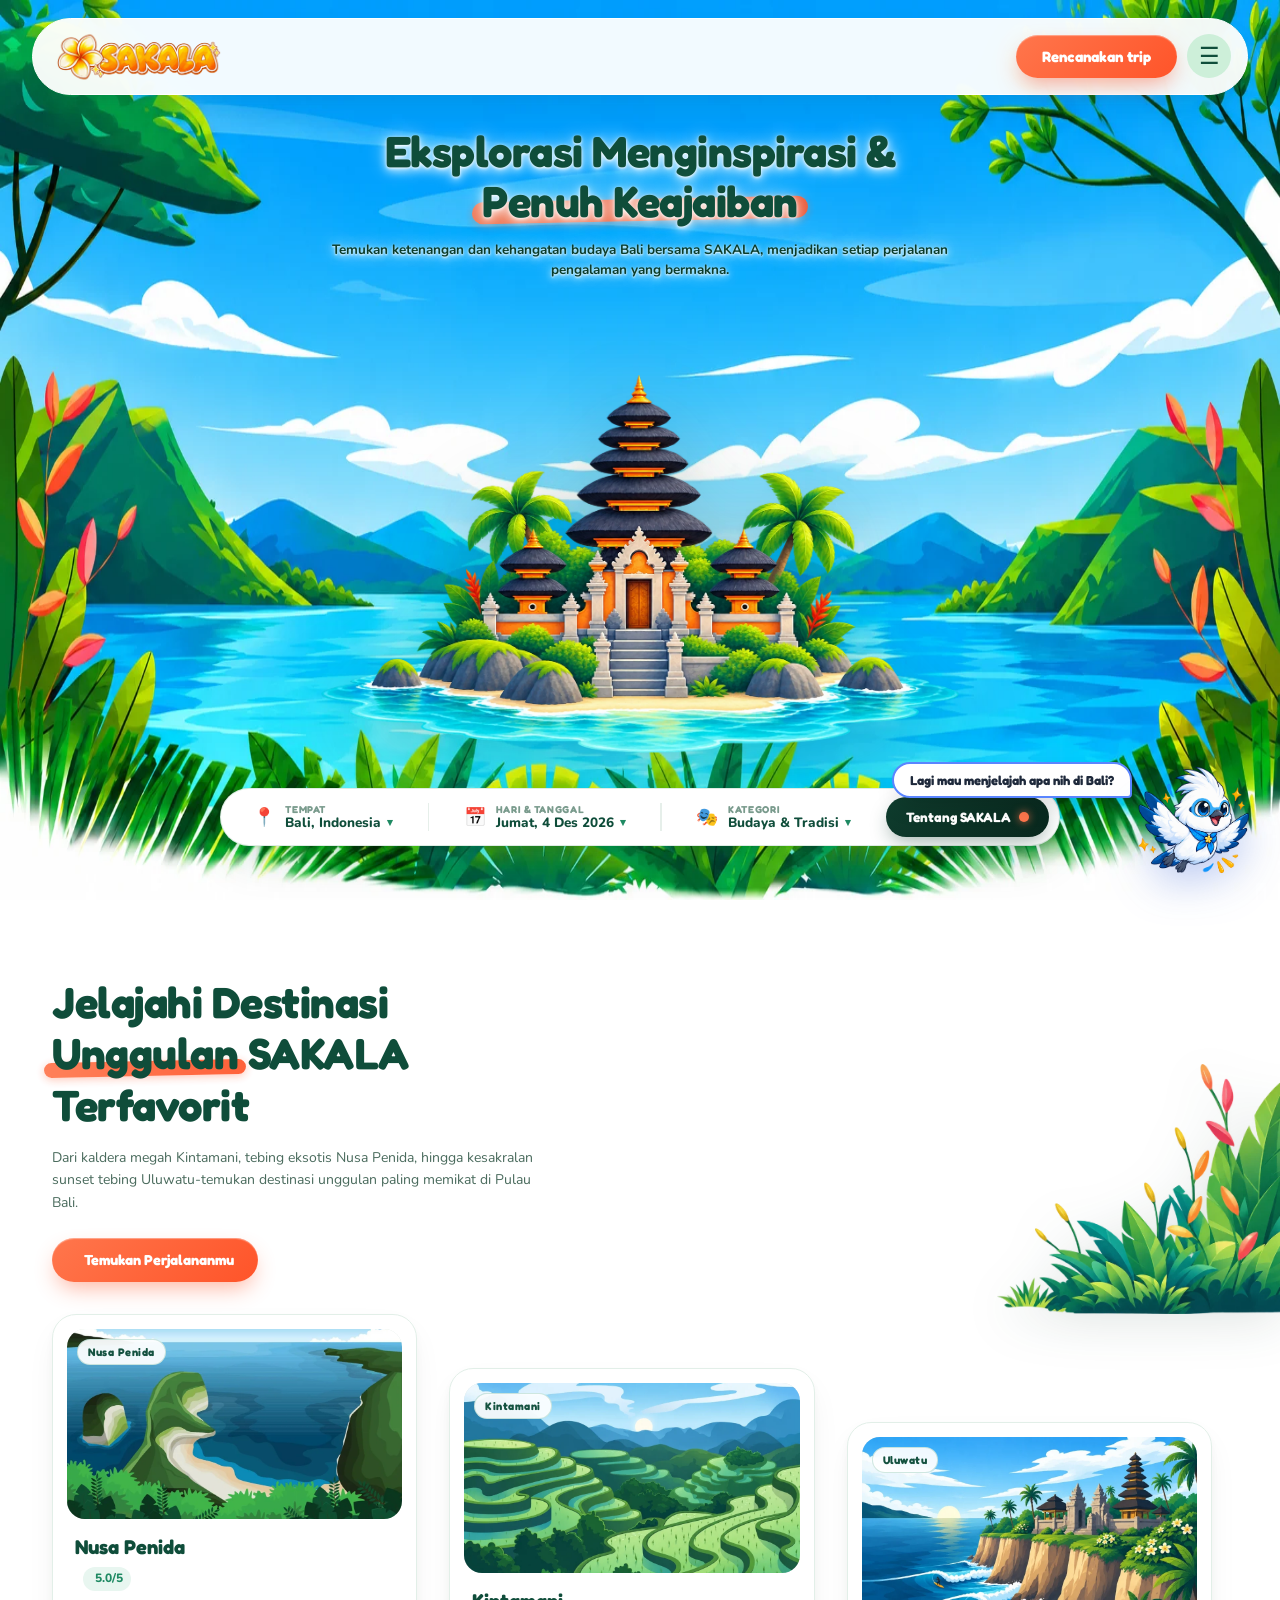
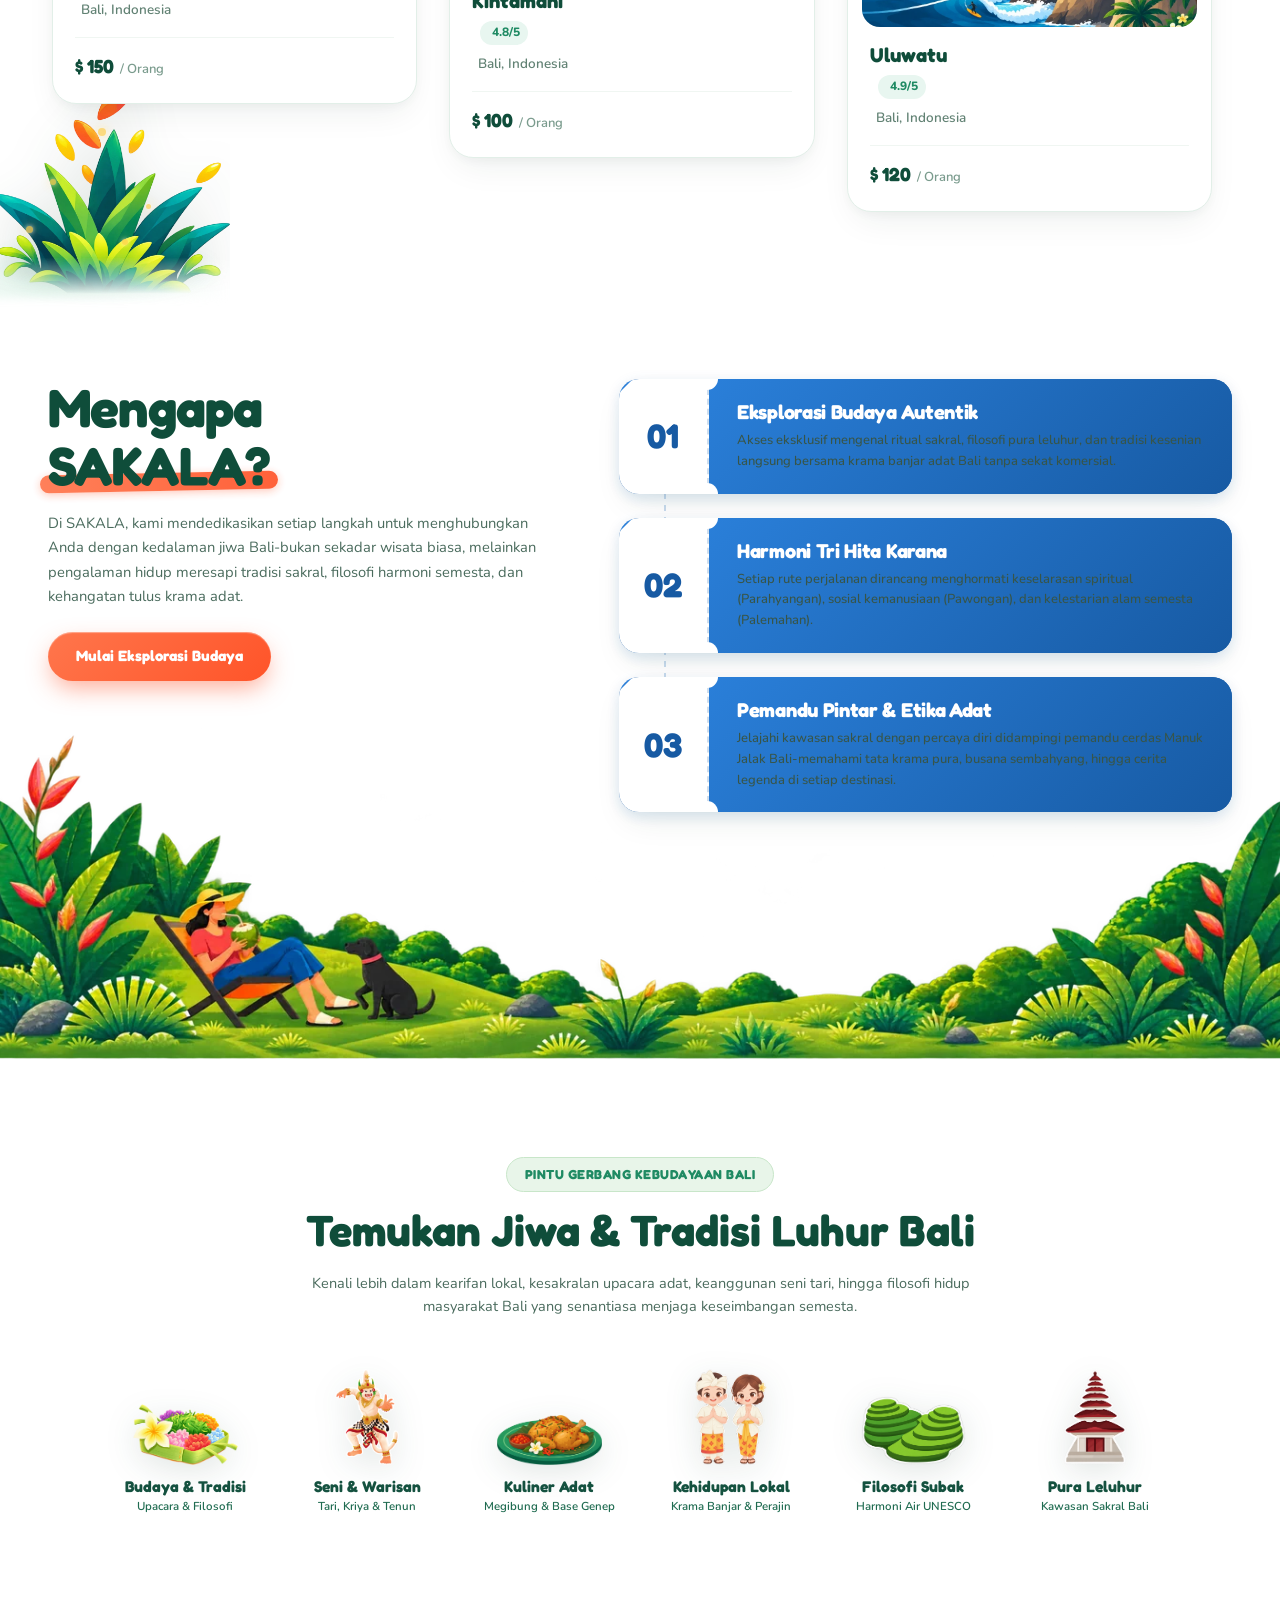
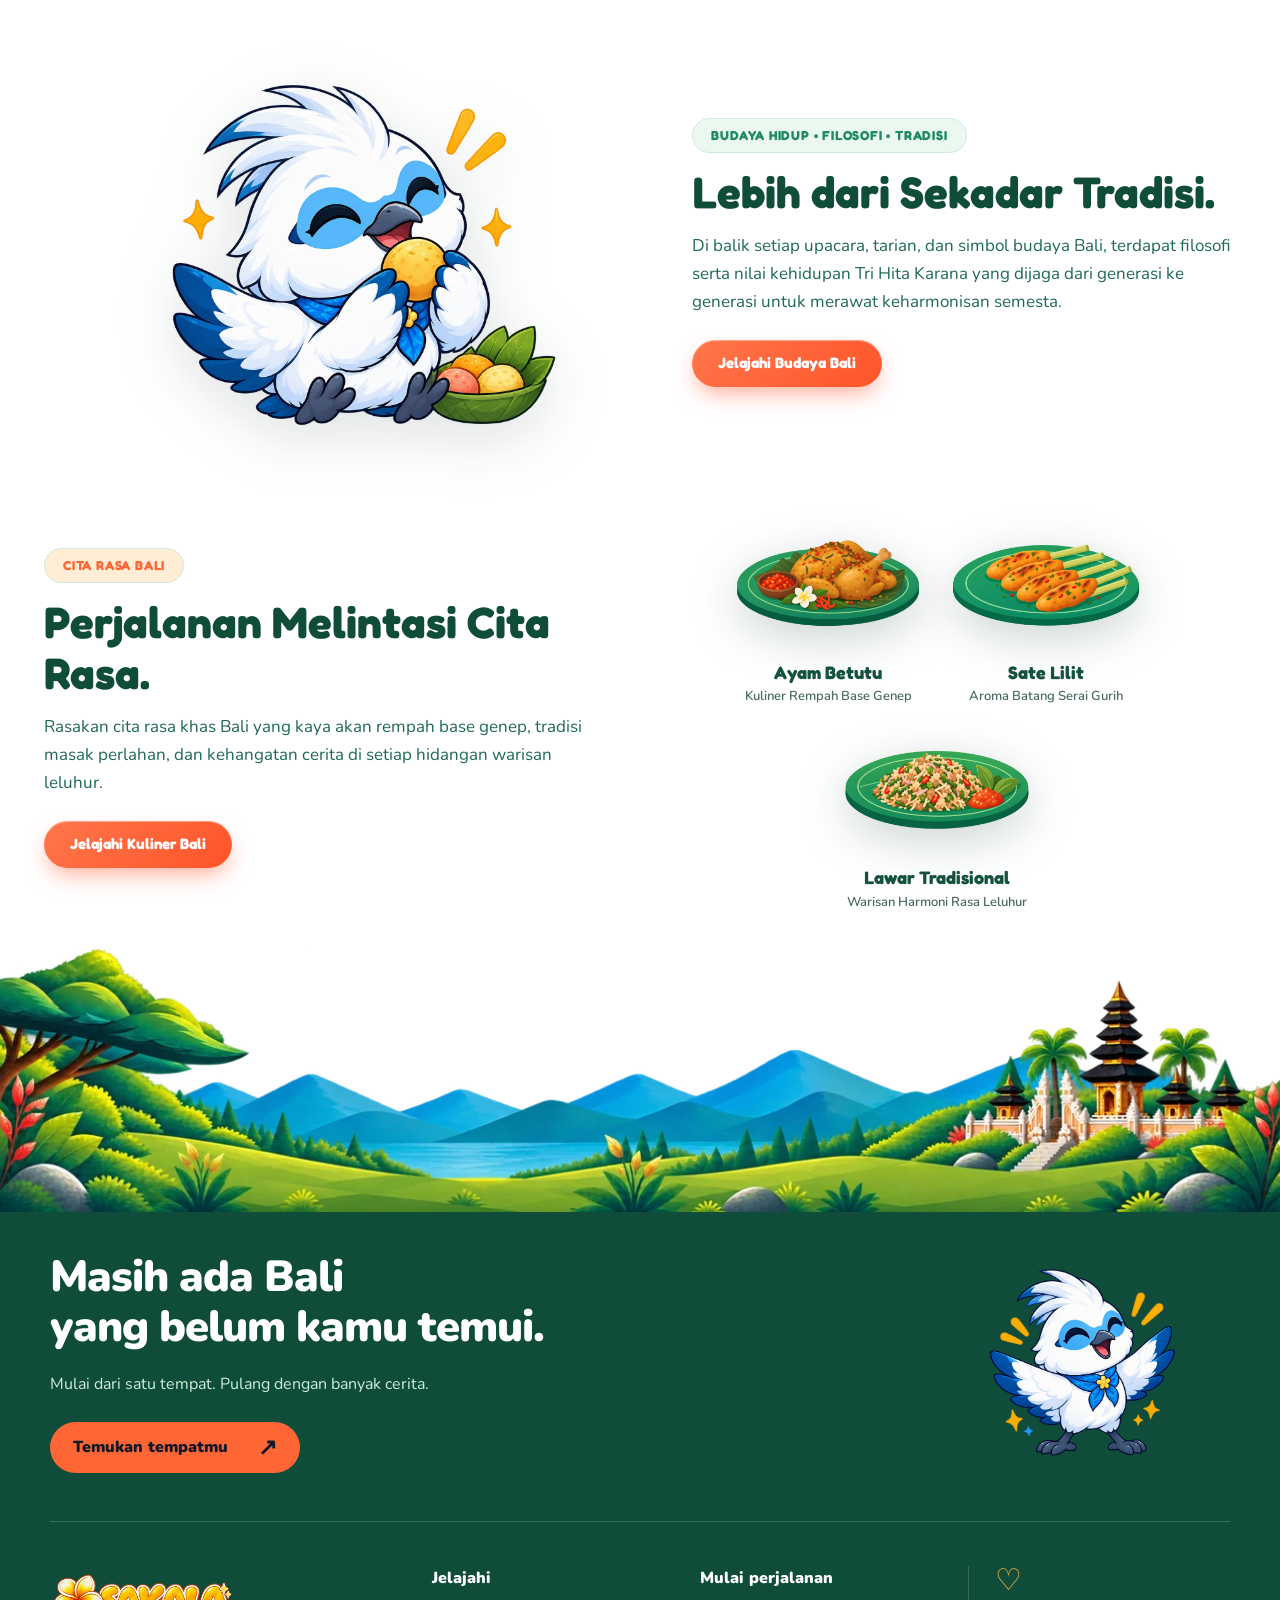
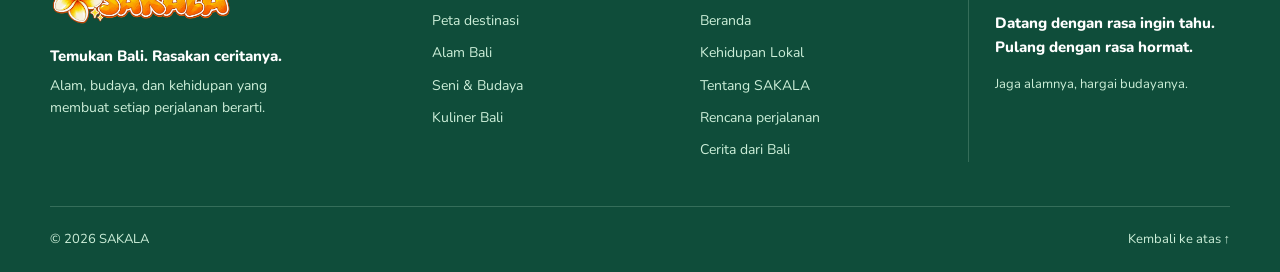
<file: index.html>
<!DOCTYPE html>
<html lang="id">
<head>
  <meta charset="utf-8">
  <meta name="viewport" content="width=device-width, initial-scale=1, viewport-fit=cover">
  <title>SAKALA - Menemukan Jiwa Bali | Beranda</title>

  <link rel="preconnect" href="https://fonts.googleapis.com">
  <link rel="preconnect" href="https://fonts.gstatic.com" crossorigin>
  <link href="https://fonts.googleapis.com/css2?family=Fraunces:ital,opsz,wght,SOFT@0,9..144,700..900,0..100;1,9..144,700..900,0..100&family=Playfair+Display:ital,wght@0,600..900;1,600..900&family=Fredoka:wght@400;500;600;700&family=Nunito:wght@400;600;700;800;900&display=swap" rel="stylesheet">

  <link rel="stylesheet" href="css/style.css?v=8.0">
  <link rel="stylesheet" href="css/beranda.css?v=21.0">
<link rel="stylesheet" href="css/fonts.css">
<link rel="stylesheet" href="css/tokens.css">
<link rel="stylesheet" href="css/navigation.css">
<link rel="stylesheet" href="css/footer.css">
<link rel="stylesheet" href="css/layout.css">
<link rel="stylesheet" href="css/editorial-layout.css">
<link rel="icon" href="assets/images/logos/sakala-flower.webp">
</head>
<body data-site-page="beranda">

  <canvas id="confetti-canvas"></canvas>
  <div id="camera-flash"></div>

  <div class="site-navigation">
      <nav class="pill-nav" aria-label="Navigasi utama">
        <a class="site-brand" href="index.html" aria-label="SAKALA, beranda"
          ><img
            class="site-logo"
            src="assets/images/logos/sakala-logo.webp"
            alt="SAKALA"
            width="2120"
            height="740"
        /></a>
        <ul class="nav-links" id="site-nav-links"><li><a href="index.html" class="pill-active" aria-current="page">Beranda</a></li><li><a href="destinasi.html#hero">Destinasi</a></li><li><a href="alam-bali.html">Alam Bali</a></li><li><a href="art.html">Seni & Budaya</a></li><li><a href="taste.html">Kuliner Bali</a></li><li><a href="kehidupan-lokal.html">Kehidupan Lokal</a></li><li><a href="cerita-bali.html">Cerita Bali</a></li><li><a href="tentang.html">Tentang</a></li></ul>
        <div class="nav-cta">
          <a class="btn-orange-pill" href="destinasi.html#rencana">Rencanakan trip</a
          ><button
            class="menu-toggle"
            type="button"
            aria-controls="site-nav-links"
            aria-expanded="false"
            aria-label="Buka menu"
          >
            ☰
          </button>
        </div>
      </nav>
    </div>

  <header class="hero-cultural-home" id="hero">

    <div class="hero-cultural-bg" style="background-image: url('assets/editorial/home/hero-beranda-panorama.webp?v=18.0');"></div>
    <div class="hero-cultural-overlay"></div>

    <div class="hero-cultural-container">

      <div class="hero-headline-box reveal-on-scroll fade-down">
        <h1 class="hero-main-title">
          Eksplorasi Menginspirasi &amp;<br>
          <span class="hero-brush-wrap">
            Penuh Keajaiban
            <svg class="hero-brush-svg" viewBox="0 0 380 22" fill="none" preserveAspectRatio="none">
              <defs>
                <linearGradient id="heroOrangeGrad" x1="0%" y1="0%" x2="100%" y2="0%">
                  <stop offset="0%" stop-color="#FF764C"/>
                  <stop offset="100%" stop-color="#FF5429"/>
                </linearGradient>
              </defs>
              <path d="M4 14C70 4 310 3 376 13C310 20 70 20 4 14Z" fill="url(#heroOrangeGrad)"/>
            </svg>
          </span>
        </h1>
        <p class="hero-main-subtitle">
          Temukan ketenangan dan kehangatan budaya Bali bersama SAKALA, menjadikan setiap perjalanan pengalaman yang bermakna.
        </p>
      </div>

      <div class="hero-island-stage reveal-on-scroll pop-in" id="hero-island-area">
        <img src="assets/editorial/home/pulau-home.webp?v=1.0" alt="Pulau Pura SAKALA Bali" class="hero-island-img" width="1452" height="861">
      </div>

      <div class="hero-search-capsule reveal-on-scroll pop-in">

        <div class="capsule-field" onclick="scrollToSection('peta-jalur')" title="Klik untuk melihat tempat wisata Bali">
          <span class="cap-icon cap-icon-pin">📍</span>
          <div class="cap-meta">
            <span class="cap-label">Tempat</span>
            <span class="cap-value">Bali, Indonesia <span class="cap-chevron">&#9662;</span></span>
          </div>
        </div>

        <div class="capsule-divider" aria-hidden="true"></div>

        <div class="capsule-field" title="Hari & Tanggal Kunjungan Anda">
          <span class="cap-icon cap-icon-cal">📅</span>
          <div class="cap-meta">
            <span class="cap-label">Hari & Tanggal</span>
            <span class="cap-value" id="hero-capsule-date">Rabu, 28 Okt 2026 <span class="cap-chevron">&#9662;</span></span>
          </div>
        </div>

        <div class="capsule-divider" aria-hidden="true"></div>

        <div class="capsule-field" onclick="scrollToSection('begin-culture')" title="Klik untuk menjelajahi kategori budaya Bali">
          <span class="cap-icon cap-icon-cat">🎭</span>
          <div class="cap-meta">
            <span class="cap-label">Kategori</span>
            <span class="cap-value">Budaya &amp; Tradisi <span class="cap-chevron">&#9662;</span></span>
          </div>
        </div>

        <a href="tentang.html" class="capsule-btn" title="Pelajari Lebih Lanjut Tentang SAKALA">
          <span>Tentang SAKALA</span>
          <span class="cap-btn-dot"></span>
        </a>

      </div>

    </div>

  </header>

  <section class="coveted-destinations-section" id="peta-jalur">

    <div class="botanical-foliage foliage-top-right" aria-hidden="true">
      <img src="assets/editorial/home/foliage-right-trimmed.webp?v=9.0" alt="Dekorasi Dedaunan Tropis Bali" class="foliage-img-right">
    </div>

    <div class="botanical-foliage foliage-bottom-left" aria-hidden="true">
      <div class="grass-ground-shadow"></div>
      <div class="grass-ground-mound"></div>
      <img src="assets/editorial/home/grass-bottom-left.webp?v=3.0" alt="Dekorasi Rumput Tropis &amp; Butir Emas Bali" class="foliage-img-left">
      <div class="grass-dew-sparkles">
        <span class="dew-dot d1"></span>
        <span class="dew-dot d2"></span>
        <span class="dew-dot d3"></span>
        <span class="dew-dot d4"></span>
        <span class="dew-dot d5"></span>
      </div>
    </div>

    <div class="coveted-container">

      <div class="coveted-header-box reveal-on-scroll fade-down">
        <h2 class="coveted-title">
          Jelajahi Destinasi<br>
          <span class="coveted-brush-wrap">
            Unggulan
            <svg class="coveted-brush-svg" viewBox="0 0 190 18" fill="none" preserveAspectRatio="none">
              <path d="M4 11C45 4 140 3 186 10C140 16 45 15 4 11Z" fill="url(#covetedOrangeGrad)"/>
              <defs>
                <linearGradient id="covetedOrangeGrad" x1="0%" y1="0%" x2="100%" y2="0%">
                  <stop offset="0%" stop-color="#FF764C"/>
                  <stop offset="100%" stop-color="#FF5429"/>
                </linearGradient>
              </defs>
            </svg>
          </span> SAKALA<br>
          Terfavorit
        </h2>

        <p class="coveted-subtitle">
          Dari kaldera megah Kintamani, tebing eksotis Nusa Penida, hingga kesakralan sunset tebing Uluwatu-temukan destinasi unggulan paling memikat di Pulau Bali.
        </p>

        <div class="coveted-btn-wrap">
          <a href="#begin-culture" class="btn-orange-pill coveted-cta-btn">
            <span class="cta-icon"></span> Temukan Perjalananmu
          </a>
        </div>
      </div>

      <div class="coveted-cards-grid reveal-on-scroll fade-up">

        <article class="coveted-card card-step-1" onclick="openDestinationModal('nusa-penida')" role="button" tabindex="0" title="Klik untuk melihat detail &amp; lokasi Nusa Penida di Google Maps">

          <div class="coveted-img-box">
            <span class="placeholder-tag">Nusa Penida</span>
            <img src="assets/editorial/home/nusa-penida.webp" alt="Destinasi Eksotis Nusa Penida Bali" class="coveted-card-img nusa-penida-img">
          </div>

          <div class="coveted-card-body">
            <h3 class="dest-card-name">Nusa Penida</h3>

            <div class="dest-card-rating">
              <span class="dest-stars"></span>
              <span class="dest-score-badge">
                <span class="badge-dot"></span> 5.0/5
              </span>
            </div>

            <div class="dest-card-location">
              <span class="loc-pin"></span>
              <span class="loc-name">Bali, Indonesia</span>
            </div>

            <div class="dest-card-price">
              <b class="price-val">$ 150</b>
              <span class="price-unit">/ Orang</span>
            </div>
          </div>
        </article>

        <article class="coveted-card card-step-2" onclick="openDestinationModal('kintamani')" role="button" tabindex="0" title="Klik untuk melihat detail &amp; lokasi Kintamani di Google Maps">

          <div class="coveted-img-box">
            <span class="placeholder-tag">Kintamani</span>
            <img src="assets/editorial/home/kintamani.webp" alt="Destinasi Eksotis Kaldera &amp; Terasering Kintamani Bali" class="coveted-card-img kintamani-img">
          </div>

          <div class="coveted-card-body">
            <h3 class="dest-card-name">Kintamani</h3>

            <div class="dest-card-rating">
              <span class="dest-stars"><span class="star-dim"></span></span>
              <span class="dest-score-badge">
                <span class="badge-dot"></span> 4.8/5
              </span>
            </div>

            <div class="dest-card-location">
              <span class="loc-pin"></span>
              <span class="loc-name">Bali, Indonesia</span>
            </div>

            <div class="dest-card-price">
              <b class="price-val">$ 100</b>
              <span class="price-unit">/ Orang</span>
            </div>
          </div>
        </article>

        <article class="coveted-card card-step-3" onclick="openDestinationModal('uluwatu')" role="button" tabindex="0" title="Klik untuk melihat detail &amp; lokasi Uluwatu di Google Maps">

          <div class="coveted-img-box">
            <span class="placeholder-tag">Uluwatu</span>
            <img src="assets/editorial/home/uluwatu.webp?v=2.0" alt="Destinasi Eksotis Tebing & Pura Uluwatu Bali" class="coveted-card-img uluwatu-img">
          </div>

          <div class="coveted-card-body">
            <h3 class="dest-card-name">Uluwatu</h3>

            <div class="dest-card-rating">
              <span class="dest-stars"></span>
              <span class="dest-score-badge">
                <span class="badge-dot"></span> 4.9/5
              </span>
            </div>

            <div class="dest-card-location">
              <span class="loc-pin"></span>
              <span class="loc-name">Bali, Indonesia</span>
            </div>

            <div class="dest-card-price">
              <b class="price-val">$ 120</b>
              <span class="price-unit">/ Orang</span>
            </div>
          </div>
        </article>

      </div>
    </div>
  </section>

  <section class="why-sakala-section" id="why-sakala">
    <div class="wrap why-sakala-wrap">

      <div class="why-left-col reveal-on-scroll fade-right">
        <div class="why-header-box">
          <h2 class="why-main-title">
            Mengapa<br>
            <span class="why-brush-wrap">
              SAKALA?
              <svg class="why-brush-svg" viewBox="0 0 220 22" fill="none" preserveAspectRatio="none">
                <defs>
                  <linearGradient id="whyOrangeGrad" x1="0%" y1="0%" x2="100%" y2="0%">
                    <stop offset="0%" stop-color="#FF764C"/>
                    <stop offset="100%" stop-color="#FF5429"/>
                  </linearGradient>
                </defs>
                <path d="M4 14C55 4 175 3 216 13C175 20 55 20 4 14Z" fill="url(#whyOrangeGrad)"/>
              </svg>
            </span>
          </h2>

          <p class="why-main-subtitle">
            Di SAKALA, kami mendedikasikan setiap langkah untuk menghubungkan Anda dengan kedalaman jiwa Bali-bukan sekadar wisata biasa, melainkan pengalaman hidup meresapi tradisi sakral, filosofi harmoni semesta, dan kehangatan tulus krama adat.
          </p>

          <div class="why-cta-wrap">
            <a href="#begin-culture" class="btn-orange-pill why-cta-btn">
              Mulai Eksplorasi Budaya
            </a>
          </div>
        </div>
      </div>

      <div class="why-right-col reveal-on-scroll fade-left">

        <div class="why-ticket-vine-line" aria-hidden="true"></div>

        <div class="why-ticket-card">
          <div class="ticket-stub">
            <span class="ticket-stub-corner"></span>
            <span class="ticket-num">01</span>
            <div class="ticket-notch-top"></div>
            <div class="ticket-notch-bottom"></div>
          </div>
          <div class="ticket-body">
            <h3 class="ticket-title">Eksplorasi Budaya Autentik</h3>
            <p class="ticket-desc">
              Akses eksklusif mengenal ritual sakral, filosofi pura leluhur, dan tradisi kesenian langsung bersama krama banjar adat Bali tanpa sekat komersial.
            </p>
          </div>
        </div>

        <div class="why-ticket-card">
          <div class="ticket-stub">
            <span class="ticket-stub-corner"></span>
            <span class="ticket-num">02</span>
            <div class="ticket-notch-top"></div>
            <div class="ticket-notch-bottom"></div>
          </div>
          <div class="ticket-body">
            <h3 class="ticket-title">Harmoni Tri Hita Karana</h3>
            <p class="ticket-desc">
              Setiap rute perjalanan dirancang menghormati keselarasan spiritual (Parahyangan), sosial kemanusiaan (Pawongan), dan kelestarian alam semesta (Palemahan).
            </p>
          </div>
        </div>

        <div class="why-ticket-card">
          <div class="ticket-stub">
            <span class="ticket-stub-corner"></span>
            <span class="ticket-num">03</span>
            <div class="ticket-notch-top"></div>
            <div class="ticket-notch-bottom"></div>
          </div>
          <div class="ticket-body">
            <h3 class="ticket-title">Pemandu Pintar &amp; Etika Adat</h3>
            <p class="ticket-desc">
              Jelajahi kawasan sakral dengan percaya diri didampingi pemandu cerdas Manuk Jalak Bali-memahami tata krama pura, busana sembahyang, hingga cerita legenda di setiap destinasi.
            </p>
          </div>
        </div>
      </div>
    </div>

    <div class="why-bottom-landscape reveal-on-scroll fade-up" aria-hidden="true">
      <img src="assets/editorial/home/elemen.webp?v=3.0" alt="Traveler santai menikmati alam Bali dan air kelapa" class="why-landscape-img" width="2172" height="642" loading="eager" decoding="async">
    </div>
  </section>

  <section class="begin-section" id="begin-culture">
    <div class="wrap">
      <div class="begin-head reveal-on-scroll fade-down">
        <span class="sec-tag">PINTU GERBANG KEBUDAYAAN BALI</span>
        <h2 class="begin-title">Temukan Jiwa &amp; Tradisi Luhur Bali</h2>
        <p class="begin-desc">
          Kenali lebih dalam kearifan lokal, kesakralan upacara adat, keanggunan seni tari, hingga filosofi hidup masyarakat Bali yang senantiasa menjaga keseimbangan semesta.
        </p>
      </div>

      <div class="explore-cats reveal-on-scroll pop-in">
        <a class="cat-circle-card" href="kehidupan-lokal.html">
          <div class="cat-icon-stage">
            <img src="assets/editorial/home/budaya-tradisi.webp?v=9.0" alt="Budaya &amp; Tradisi Bali">
          </div>
          <b>Budaya &amp; Tradisi</b>
          <span>Upacara &amp; Filosofi</span>
        </a>
        <a class="cat-circle-card" href="kehidupan-lokal.html">
          <div class="cat-icon-stage">
            <img src="assets/editorial/home/seni-warisan.webp?v=7.0" alt="Seni &amp; Warisan">
          </div>
          <b>Seni &amp; Warisan</b>
          <span>Tari, Kriya &amp; Tenun</span>
        </a>
        <a class="cat-circle-card" href="kehidupan-lokal.html">
          <div class="cat-icon-stage">
            <img src="assets/editorial/home/kuliner-adat.webp?v=7.0" alt="Kuliner Adat">
          </div>
          <b>Kuliner Adat</b>
          <span>Megibung &amp; Base Genep</span>
        </a>
        <a class="cat-circle-card" href="kehidupan-lokal.html">
          <div class="cat-icon-stage">
            <img src="assets/editorial/home/kehidupan-lokal.webp?v=7.0" alt="Kehidupan Lokal">
          </div>
          <b>Kehidupan Lokal</b>
          <span>Krama Banjar &amp; Perajin</span>
        </a>
        <a class="cat-circle-card" href="kehidupan-lokal.html">
          <div class="cat-icon-stage">
            <img src="assets/editorial/home/subak.webp?v=6.0" alt="Filosofi Subak">
          </div>
          <b>Filosofi Subak</b>
          <span>Harmoni Air UNESCO</span>
        </a>
        <a class="cat-circle-card" href="kehidupan-lokal.html">
          <div class="cat-icon-stage">
            <img src="assets/editorial/home/pura-leluhur.webp?v=6.0" alt="Pura Leluhur">
          </div>
          <b>Pura Leluhur</b>
          <span>Kawasan Sakral Bali</span>
        </a>
      </div>
    </div>
  </section>

  <section class="culture-section" id="culture">
    <div class="wrap">

      <div class="story-grid reveal-on-scroll fade-left">
        <img class="mascot-story-img" src="assets/eksplorasi/mascot/mascot_eat.webp" alt="Mascot Jalak Bali Menikmati Kuliner">
        <div>
          <span class="sec-tag">BUDAYA HIDUP • FILOSOFI • TRADISI</span>
          <h2 style="font-size:clamp(30px, 3.5vw, 44px); margin-bottom:14px;">Lebih dari Sekadar Tradisi.</h2>
          <p style="color:var(--text-muted); font-size:17px;">
            Di balik setiap upacara, tarian, dan simbol budaya Bali, terdapat filosofi serta nilai kehidupan Tri Hita Karana yang dijaga dari generasi ke generasi untuk merawat keharmonisan semesta.
          </p>
          <div style="margin-top:24px;">
            <a class="btn-orange-pill" href="kehidupan-lokal.html">
              Jelajahi Budaya Bali
            </a>
          </div>
        </div>
      </div>

      <div class="story-grid rev" id="food">
        <div>
          <span class="sec-tag" style="background:#FFEDD5; color:var(--coral-orange);">CITA RASA BALI</span>
          <h2 style="font-size:clamp(30px, 3.5vw, 44px); margin-bottom:14px;">Perjalanan Melintasi Cita Rasa.</h2>
          <p style="color:var(--text-muted); font-size:17px;">
            Rasakan cita rasa khas Bali yang kaya akan rempah base genep, tradisi masak perlahan, dan kehangatan cerita di setiap hidangan warisan leluhur.
          </p>
          <div style="margin-top:24px;">
            <a class="btn-orange-pill" href="kehidupan-lokal.html">
              Jelajahi Kuliner Bali
            </a>
          </div>
        </div>

        <div class="food-plates reveal-on-scroll pop-in">
          <div class="plate-item">
            <img class="plate-img" src="assets/library/kuliner/betutu_animasi.webp" alt="Ayam Betutu Khas Bali">
            <span>Ayam Betutu</span>
            <small>Kuliner Rempah Base Genep</small>
          </div>
          <div class="plate-item">
            <img class="plate-img" src="assets/library/kuliner/satelilit_animasi.webp" alt="Sate Lilit Tradisional">
            <span>Sate Lilit</span>
            <small>Aroma Batang Serai Gurih</small>
          </div>
          <div class="plate-item">
            <img class="plate-img" src="assets/library/kuliner/lawar_animasi.webp" alt="Lawar Tradisional Bali">
            <span>Lawar Tradisional</span>
            <small>Warisan Harmoni Rasa Leluhur</small>
          </div>
        </div>
      </div>
    </div>
  </section>

  <div class="footer-landscape-container reveal-on-scroll fade-up" aria-hidden="true">
    <img src="assets/editorial/elemen-footer/elemen-footer-beranda.webp?v=4.0" alt="Panorama Alam Pura dan Danau Bali - Elemen Footer Original" class="footer-landscape-img" width="2172" height="412" loading="lazy" decoding="async">
  </div>

  <footer class="sakala-footer" aria-label="Informasi dan navigasi SAKALA">
      <div class="sf-inner">
        <div class="sf-invitation">
          <div>
            <h2>Masih ada Bali<br />yang belum kamu temui.</h2>
            <p>Mulai dari satu tempat. Pulang dengan banyak cerita.</p>
            <a class="sf-explore" href="destinasi.html#hero"
              >Temukan tempatmu <span aria-hidden="true">↗</span></a
            >
          </div>
          <img
            class="sf-mascot"
            src="assets/images/mascots/mascot_happy.webp"
            alt="Kinara, maskot SAKALA, menyambut perjalananmu"
            width="1396"
            height="1134"
            loading="lazy"
          />
        </div>
        <div class="sf-directory">
          <div class="sf-brand">
            <a href="index.html" aria-label="SAKALA, beranda"
              ><img
                src="assets/images/logos/sakala-logo.webp"
                alt="SAKALA"
                width="2120"
                height="740"
                loading="lazy"
            /></a>
            <p>Temukan Bali. Rasakan ceritanya.</p>
            <span>Alam, budaya, dan kehidupan yang membuat setiap perjalanan berarti.</span>
          </div>
          <nav class="sf-links" aria-label="Jelajahi Bali">
            <h3>Jelajahi</h3>
            <a href="destinasi.html#hero">Peta destinasi</a
            ><a href="alam-bali.html">Alam Bali</a
            ><a href="art.html">Seni & Budaya</a
            ><a href="taste.html">Kuliner Bali</a>
          </nav>
          <nav class="sf-links" aria-label="Inspirasi perjalanan">
            <h3>Mulai perjalanan</h3><a href="index.html">Beranda</a><a href="kehidupan-lokal.html">Kehidupan Lokal</a><a href="tentang.html">Tentang SAKALA</a>
            <a href="destinasi.html#rencana">Rencana perjalanan</a
            ><a href="cerita-bali.html">Cerita dari Bali</a
            >
          </nav>
          <div class="sf-note">
            <span aria-hidden="true">♡</span>
            <p>Datang dengan rasa ingin tahu.<br />Pulang dengan rasa hormat.</p>
            <small>Jaga alamnya, hargai budayanya.</small>
          </div>
        </div>
        <div class="sf-bottom">
          <p>© 2026 SAKALA</p>
          <a href="#">Kembali ke atas <span aria-hidden="true">↑</span></a>
        </div>
      </div>
    </footer>

  <button id="btn-scroll-top" class="btn-scroll-top" onclick="scrollToTopAnimated()" title="Scroll Naik ke Atas" aria-label="Scroll Naik ke Atas">
    <div class="scroll-top-icon">
      <svg viewBox="0 0 24 24" fill="none" stroke="currentColor" stroke-width="3" stroke-linecap="round" stroke-linejoin="round">
        <path d="M18 15l-6-6-6 6"/>
      </svg>
    </div>
    <span class="scroll-top-text">Naik</span>
  </button>

  <div id="mascot" onclick="openCultureChatModal()" title="Klik untuk Berbincang dengan Kinara!">
    <div id="mascot-bubble">Lagi mau menjelajah apa nih di Bali? </div>
    <img src="assets/editorial/maskot/mascot-flying.webp" alt="Mascot Jalak Bali SAKALA">
  </div>

  <div class="modal-overlay" id="chat-modal-backdrop" onclick="closeCultureChatModal(event)">
    <div class="modal-box chat-modal-box" onclick="event.stopPropagation()">
      <button class="modal-close" onclick="closeCultureChatModal()">&times;</button>
      <div style="display:flex; align-items:center; gap:12px; margin-bottom:16px;">
        <img src="assets/eksplorasi/mascot/mascot_hello.webp" alt="Manuk" style="width:48px; height:auto; filter:drop-shadow(0 4px 10px rgba(31,138,99,0.25));">
        <div>
          <h3 style="font-family:'Fredoka',sans-serif; color:#155240; font-size:20px; margin:0;">Mickey &amp; Kinara (Pemandu Budaya)</h3>
          <span style="font-size:12px; color:#1F8A63; font-weight:700;"> â— Aktif Berbagi Cerita Tradisi Bali</span>
        </div>
      </div>
      <div class="phone-chat" id="modal-chat-stream" style="max-height:240px; overflow-y:auto; margin-bottom:16px; display:flex; flex-direction:column; gap:8px;">
        <div class="chat-bubble in">Om Swastiastu!  Selamat datang di SAKALA. Ada yang ingin kamu tanyakan seputar filosofi Tri Hita Karana, upacara Galungan, atau kesenian sakral Bali?</div>
        <div class="chat-bubble out">Boleh ceritakan makna filosofi Tri Hita Karana? </div>
        <div class="chat-bubble in">Tri Hita Karana adalah 3 pilar harmoni semesta: Parahyangan (hubungan suci dengan Tuhan), Pawongan (keharmonisan antar-manusia), dan Palemahan (menjaga kelestarian alam). </div>
      </div>
      <form class="phone-input" onsubmit="handleModalChatSubmit(event)" style="display:flex; gap:8px; background:#F1F5F9; padding:8px 14px; border-radius:999px;">
        <input type="text" id="modal-chat-input" placeholder="Tanyakan tradisi, pura, tari, atau filosofi..." style="flex:1; border:none; background:transparent; outline:none; font:600 13px 'Nunito';" autocomplete="off">
        <button type="submit" class="btn-orange-pill" style="padding:6px 16px; font-size:13px;">Kirim </button>
      </form>
    </div>
  </div>

  <div class="modal-overlay" id="video-modal">
    <div class="modal-box">
      <button class="modal-close" onclick="closeModal('video-modal')"></button>
      <div style="font-size:44px; margin-bottom:10px;"></div>
      <h3 style="font-size:26px; margin-bottom:8px;">Tur Virtual 360 Bali</h3>
      <p style="color:#64748B; margin-bottom:20px;">
        Saksikan prosesi sakral Upacara Melasti, tarian sakral Tari Kecak Uluwatu, dan keindahan Pura Ulun Danu Beratan dari perspektif 360 derajat!
      </p>
      <div style="width:100%; height:200px; background:#1E293B; border-radius:20px; display:flex; flex-direction:column; align-items:center; justify-content:center; color:#fff; cursor:pointer;" onclick="triggerConfetti()">
        <div style="font-size:48px;"></div>
        <div style="margin-top:8px; font-size:13px; font-weight:700; color:#38BDF8;">Klik untuk Memutar Preview Tur 360</div>
      </div>
      <button class="btn-orange-pill" style="margin-top:24px; width:100%; justify-content:center;" onclick="closeModal('video-modal')">
        Tutup &amp; Lanjutkan Petualangan
      </button>
    </div>
  </div>

  <div class="modal-overlay" id="quest-modal">
    <div class="modal-box">
      <button class="modal-close" onclick="closeModal('quest-modal')"></button>
      <div style="font-size:44px; margin-bottom:10px;" id="quest-modal-icon"></div>
      <h3 style="font-size:26px; margin-bottom:8px;" id="quest-modal-title">Judul Misi</h3>
      <p style="color:#64748B; margin-bottom:24px; line-height:1.6;" id="quest-modal-desc">
        Deskripsi misi petualangan.
      </p>
      <button class="btn-orange-pill" style="width:100%; justify-content:center;" onclick="closeModal('quest-modal'); triggerConfetti();">
        Selesaikan Misi Ini!
      </button>
    </div>
  </div>

  <div class="modal-overlay" id="booking-modal">
    <div class="modal-box">
      <button class="modal-close" onclick="closeModal('booking-modal')"></button>
      <div style="font-size:54px; margin-bottom:10px;"></div>
      <h3 style="font-size:28px; margin-bottom:8px;" id="booking-modal-title">Hore! Booking Berhasil!</h3>
      <p style="color:#64748B; margin-bottom:24px;" id="booking-modal-desc">
        Paket petualangan Alaska &amp; Kintamani Camping telah dikonfirmasi. Michael (Guide) akan menghubungi nomormu untuk titik jemput.
      </p>
      <div style="background:#F0FDF4; border:2px dashed #22C55E; border-radius:20px; padding:16px; margin-bottom:24px; text-align:left;">
        <b style="color:#15803D;">Status: Tiket Petualangan Terbit!</b>
        <div style="font-size:13px; color:#475569; margin-top:4px;">Kode Booking: <b>SAKALA-CAMP-2026</b></div>
        <div style="font-size:13px; color:#475569;">Termasuk: Tenda Dome, Sleeping Bag, Api Unggun &amp; Sarapan Sunrise.</div>
      </div>
      <button class="btn-orange-pill" style="width:100%; justify-content:center;" onclick="closeModal('booking-modal')">
        Mantap, Siap Berangkat!
      </button>
    </div>
  </div>

  <div class="map-popup-overlay" id="map-popup-overlay" onclick="handleMapOverlayClick(event)">
    <div class="map-popup-backdrop"></div>

    <div class="map-destination-card" id="map-destination-card">

      <div class="card-sunburst-aura"></div>
      <div class="washi-tape washi-gold"></div>
      <button type="button" class="popup-close-btn" onclick="closeDestinationPopup()" title="Tutup Penjelasan"></button>

      <div class="popup-card-inner">

        <div class="popup-meta-row">
          <span class="popup-pillar-pill" id="popup-pillar-pill"> Parhyangan (Spiritual)</span>
          <span class="popup-loc-tag" id="popup-loc-tag"> Karangasem, Bali Timur</span>
        </div>

        <div class="popup-hero-showcase">
          <div class="popup-icon-stage">
            <div class="popup-halo-ring"></div>
            <img id="popup-landmark-icon" src="assets/editorial/home/pura.webp" alt="Landmark Budaya" class="popup-3d-img">
          </div>
          <div class="popup-title-group">
            <h3 class="popup-landmark-title" id="popup-landmark-title">Pura Agung Besakih</h3>
            <p class="popup-landmark-sub" id="popup-landmark-sub">Ibu Segala Pura (Mother Temple of Bali)</p>
          </div>
        </div>

        <div class="popup-narrative-box">
          <div class="popup-quote-bubble">
            <span class="quote-mark"></span>
            <p id="popup-landmark-quote">Pusat spiritual tertinggi di lereng Gunung Agung yang merangkul 23 kompleks pura, lambang kepatuhan dan keharmonisan makrokosmos.</p>
          </div>

          <div class="popup-funfact-card">
            <div class="funfact-head">
              <span class="funfact-icon"></span>
              <strong>KEARIFAN LELUHUR &amp; TRADISI:</strong>
            </div>
            <p id="popup-landmark-funfact">Didirikan oleh Rsi Markandeya pada abad ke-8 Masehi sebagai cikal bakal peradaban spiritual Bali.</p>
          </div>

          <div class="popup-audio-bar" onclick="playCurrentLandmarkSound()" title="Klik untuk memutar alunan gamelan sakral">
            <button type="button" class="audio-play-btn" id="audio-play-btn" aria-label="Putar Suara Gamelan">
              <span class="play-icon"></span>
            </button>
            <div class="audio-info">
              <span class="audio-title">Dengarkan Kidung &amp; Lonceng Sakral</span>
              <span class="audio-sub">Sentuh untuk memutar alunan persembahan</span>
            </div>
            <div class="sound-wave-bars">
              <span></span><span></span><span></span><span></span><span></span>
            </div>
          </div>
        </div>

        <div class="popup-foot-actions">
          <div class="popup-badge-stamped">
            <span class="stamp-icon"></span>
            <span class="stamp-text">Lencana Paspor Terbuka!</span>
          </div>
          <div class="popup-btn-group">
            <button type="button" class="popup-btn-nav next" onclick="goToNextLandmark()">
              Titik Berikutnya
            </button>
            <a href="#begin-culture" class="popup-btn-nav explore" onclick="closeDestinationPopup()">
              Pelajari Nilai Ini
            </a>
          </div>
        </div>
      </div>
    </div>
  </div>

  <div class="modal-overlay" id="dest-modal-backdrop" onclick="closeDestinationModal(event)">
    <div class="dest-modal-dialog" onclick="event.stopPropagation()">

      <button type="button" class="dest-modal-close" onclick="closeDestinationModal()" aria-label="Tutup Detail Destinasi"></button>

      <div class="dest-modal-top-head">
        <h3 class="dest-modal-title">Destinasi Unggulan</h3>
      </div>

      <div class="dest-ticket-card">

        <div class="ticket-upper-stub">
          <div class="ticket-img-frame">
            <img id="dest-modal-img" src="assets/editorial/home/nusa-penida.webp" alt="Foto Destinasi" class="ticket-dest-img">
            <span class="ticket-img-badge" id="dest-modal-tag">Pantai Tebing &amp; Laut Biru Kristal</span>
          </div>

          <div class="ticket-meta-row">
            <span class="ticket-rating" id="dest-modal-rating"> 5.0/5</span>
            <span class="ticket-location" id="dest-modal-location"> Nusa Penida, Bali</span>
          </div>

          <h4 class="ticket-dest-name" id="dest-modal-name">Nusa Penida</h4>

          <div class="ticket-price-row">
            <span class="ticket-price-val" id="dest-modal-price">$ 150</span>
            <span class="ticket-price-unit" id="dest-modal-unit">/ Orang  Paket Eksplorasi</span>
          </div>

          <p class="ticket-desc" id="dest-modal-desc">
            Nikmati panorama tebing Kelingking Beach yang ikonik berbentuk T-Rex, deburan ombak kristal Diamond Beach, serta kejernihan air alami Broken Beach dan Angels Billabong.
          </p>
        </div>

        <div class="ticket-perforation">
          <div class="ticket-notch notch-left"></div>
          <div class="ticket-notch notch-right"></div>
        </div>

        <div class="ticket-lower-stub">
          <a id="dest-modal-gmaps-btn" href="https://maps.google.com" target="_blank" rel="noopener noreferrer" class="btn-gmaps-glowing">
            <span>Cek Lokasi</span>
          </a>
          <div class="ticket-subtext">Navigasi rute resmi Google Maps  Membuka tab baru</div>
        </div>
      </div>
    </div>
  </div>

  <script src="js/data-assets.js"></script>
  <script src="js/main.js?v=5.0"></script>
  <script src="js/beranda.js?v=5.7"></script>
<script src="js/navigation.js" defer></script>
</body>
</html>
</file>
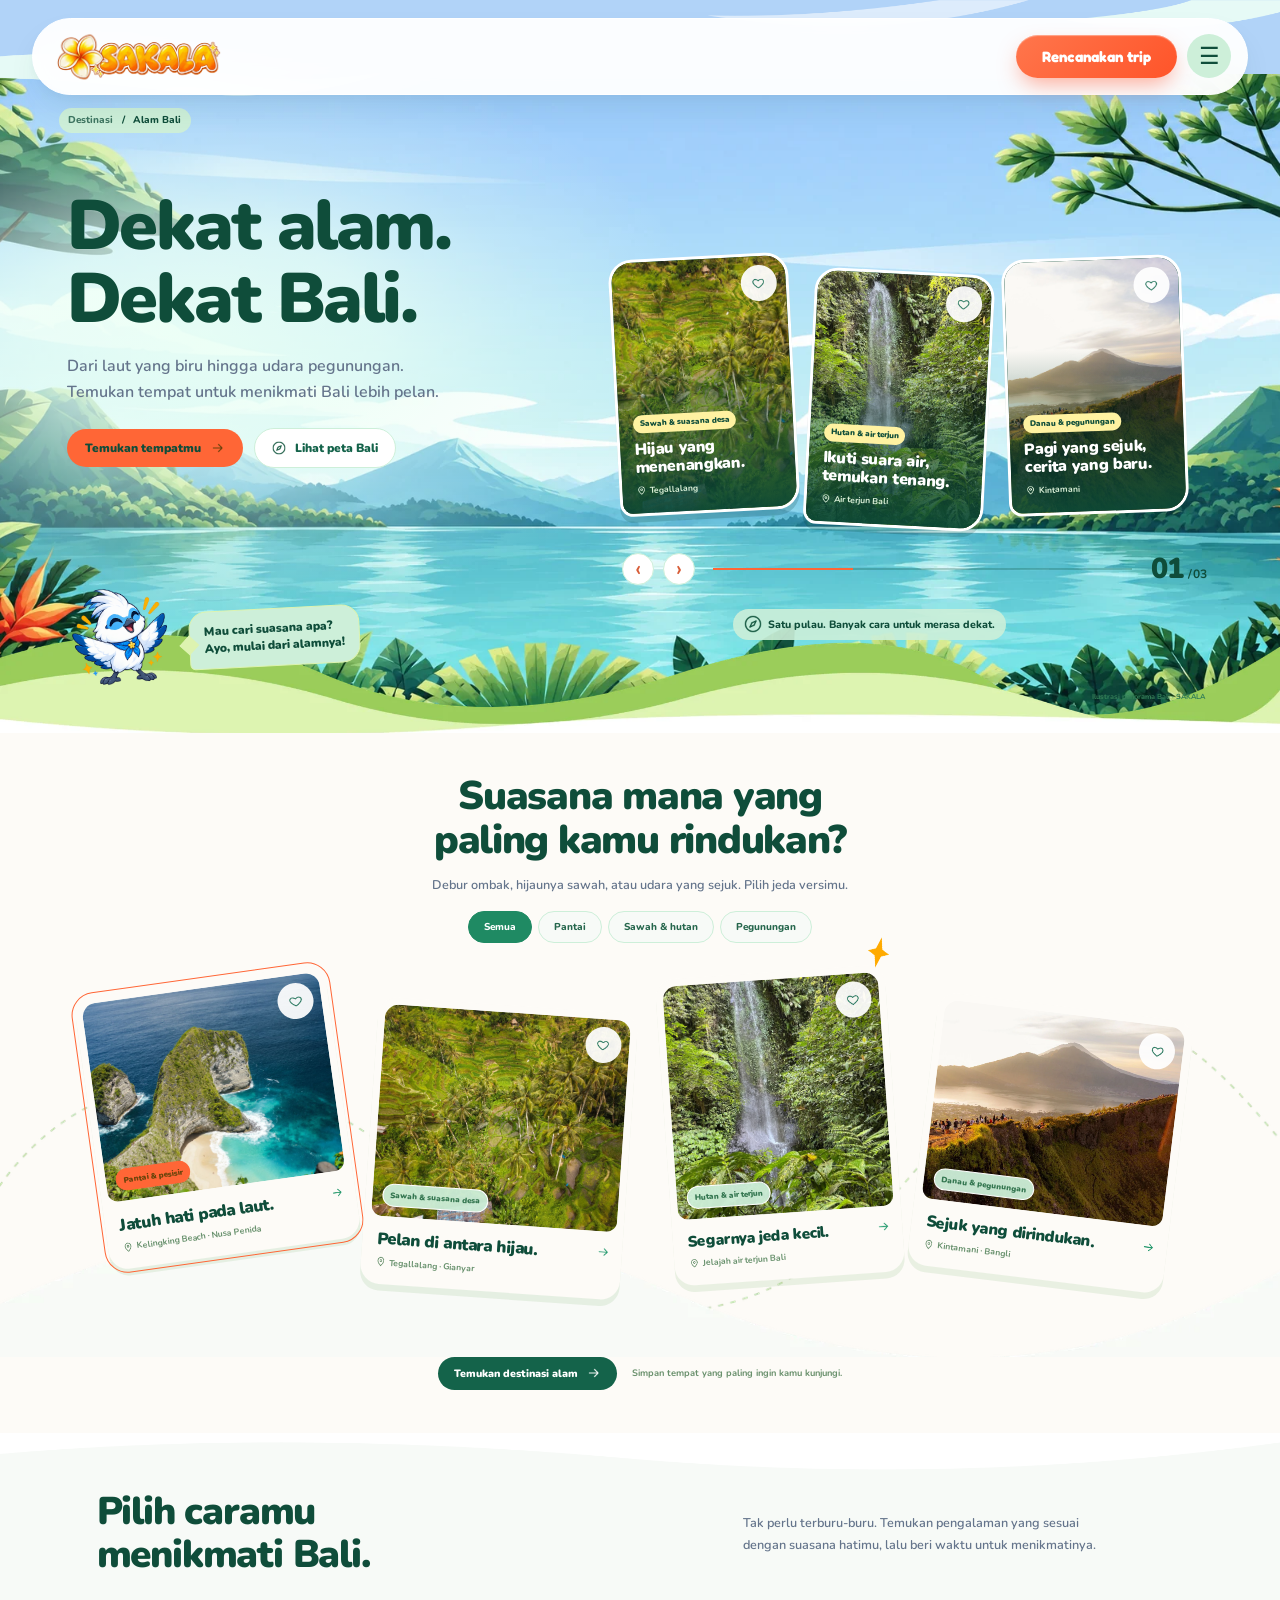
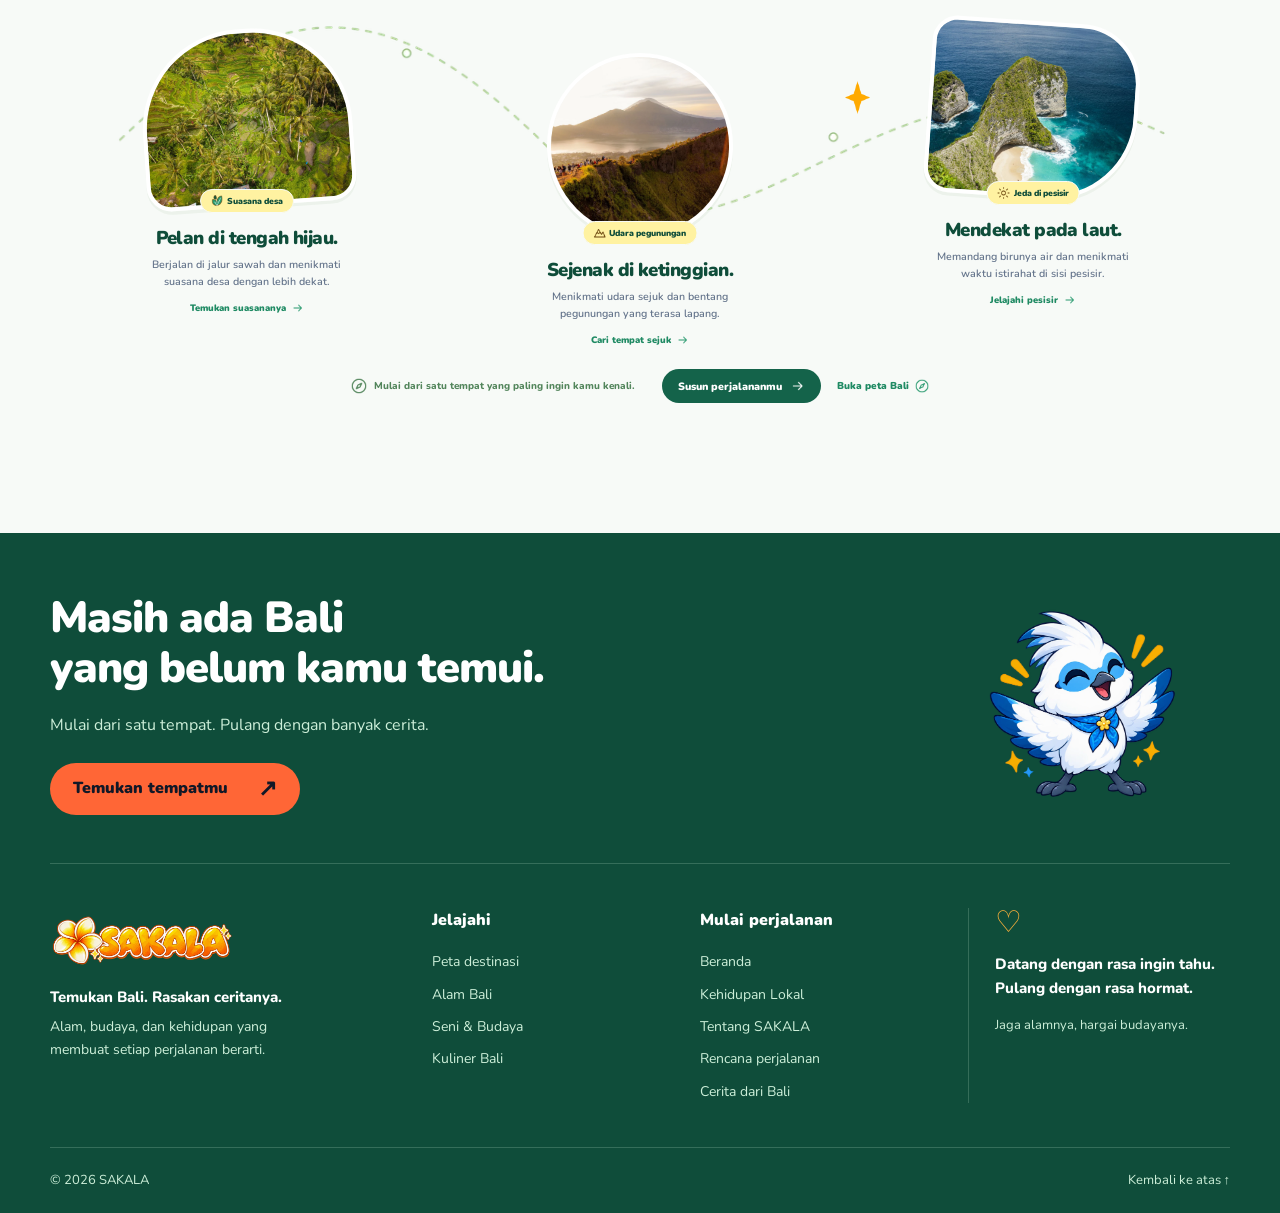
<file: alam-bali.html>
<!doctype html>
<html lang="id">
  <head>
    <meta charset="utf-8" />
    <meta name="viewport" content="width=device-width,initial-scale=1" />
    <title>Alam Bali — SAKALA</title>
    <link rel="icon" type="image/png" href="assets/images/logos/sakala-flower.webp" />
    <link rel="stylesheet" href="css/fonts.css" />
    <link rel="stylesheet" href="css/alam-bali.css" />
    <link rel="stylesheet" href="css/tokens.css" />
    <link rel="stylesheet" href="css/navigation.css" />
    <link rel="stylesheet" href="css/footer.css" />
    <link rel="stylesheet" href="css/layout.css" />
  </head>
  <body data-site-page="alam">
    <div class="site-navigation">
      <nav class="pill-nav" aria-label="Navigasi utama">
        <a class="site-brand" href="index.html" aria-label="SAKALA, beranda"
          ><img
            class="site-logo"
            src="assets/images/logos/sakala-logo.webp"
            alt="SAKALA"
            width="2120"
            height="740"
        /></a>
        <ul class="nav-links" id="site-nav-links"><li><a href="index.html">Beranda</a></li><li><a href="destinasi.html#hero">Destinasi</a></li><li><a href="alam-bali.html" class="pill-active" aria-current="page">Alam Bali</a></li><li><a href="art.html">Seni & Budaya</a></li><li><a href="taste.html">Kuliner Bali</a></li><li><a href="kehidupan-lokal.html">Kehidupan Lokal</a></li><li><a href="cerita-bali.html">Cerita Bali</a></li><li><a href="tentang.html">Tentang</a></li></ul>
        <div class="nav-cta">
          <a class="btn-orange-pill" href="destinasi.html#rencana">Rencanakan trip</a
          ><button
            class="menu-toggle"
            type="button"
            aria-controls="site-nav-links"
            aria-expanded="false"
            aria-label="Buka menu"
          >
            ☰
          </button>
        </div>
      </nav>
    </div>
    <a class="skip-link" href="#alam-content">Lewati ke konten</a>

    <main id="alam-content">
      <section class="hero" data-section="hero" aria-label="Hero Alam Bali">
        <div class="hero-picture">
          <img
            src="assets/images/backgrounds/alam-bali-hero-palette.webp"
            alt="Ilustrasi danau tropis dengan pegunungan dan dedaunan hijau"
          />
        </div>
        <img
          class="sky-streaks"
          src="assets/images/decorations/alam-sky-streaks.png"
          alt=""
          aria-hidden="true"
          draggable="false"
        />
        <div class="breadcrumb"><span>Destinasi</span><span>/</span>Alam Bali</div>

        <div class="hero-copy">
          <h1>Dekat alam.<br />Dekat Bali.</h1>
          <p>
            Dari laut yang biru hingga udara pegunungan.<br />Temukan tempat untuk menikmati Bali
            lebih pelan.
          </p>
          <div class="hero-actions">
            <a class="button" href="#pilihan-alam"
              >Temukan tempatmu<img
                class="icon"
                src="assets/images/decorations/alam-05.png"
                alt=""
                aria-hidden="true"
                draggable="false" /></a
            ><a class="button button-ghost" href="destinasi.html#hero"
              ><img
                class="icon"
                src="assets/images/decorations/alam-06.png"
                alt=""
                aria-hidden="true"
                draggable="false"
              />Lihat peta Bali</a
            >
          </div>
        </div>
        <div class="hero-cards" aria-label="Inspirasi destinasi alam" tabindex="0">
          <article class="hero-card">
            <img
              src="assets/images/photos/tegallalang.jpg"
              alt="Sawah berundak Tegallalang"
            /><button class="save" aria-label="Simpan Tegallalang">
              <img
                class="icon"
                src="assets/images/decorations/alam-07.png"
                alt=""
                aria-hidden="true"
                draggable="false"
              />
            </button>
            <div>
              <span>Sawah & suasana desa</span>
              <h2>Hijau yang<br />menenangkan.</h2>
              <p>
                <img
                  class="icon"
                  src="assets/images/decorations/alam-08.png"
                  alt=""
                  aria-hidden="true"
                  draggable="false"
                />Tegallalang
              </p>
            </div>
          </article>
          <article class="hero-card">
            <img
              src="assets/images/photos/waterfall.webp"
              alt="Air terjun di hutan Bali"
            /><button class="save" aria-label="Simpan inspirasi air terjun">
              <img
                class="icon"
                src="assets/images/decorations/alam-07.png"
                alt=""
                aria-hidden="true"
                draggable="false"
              />
            </button>
            <div>
              <span>Hutan & air terjun</span>
              <h2>Ikuti suara air,<br />temukan tenang.</h2>
              <p>
                <img
                  class="icon"
                  src="assets/images/decorations/alam-08.png"
                  alt=""
                  aria-hidden="true"
                  draggable="false"
                />Air terjun Bali
              </p>
            </div>
          </article>
          <article class="hero-card">
            <img src="assets/images/photos/batur.webp" alt="Panorama Gunung Batur" /><button
              class="save"
              aria-label="Simpan Kintamani"
            >
              <img
                class="icon"
                src="assets/images/decorations/alam-11.png"
                alt=""
                aria-hidden="true"
                draggable="false"
              />
            </button>
            <div>
              <span>Danau & pegunungan</span>
              <h2>Pagi yang sejuk,<br />cerita yang baru.</h2>
              <p>
                <img
                  class="icon"
                  src="assets/images/decorations/alam-12.png"
                  alt=""
                  aria-hidden="true"
                  draggable="false"
                />Kintamani
              </p>
            </div>
          </article>
        </div>
        <div class="hero-pagination">
          <button aria-label="Sebelumnya">‹</button><button aria-label="Berikutnya">›</button>
          <div class="pagination-line"><span></span></div>
          <strong class="slide-count" aria-live="polite">01<small>/ 03</small></strong>
        </div>
        <div class="hero-guide">
          <img src="assets/images/mascots/mascot_happy.webp" alt="Maskot SAKALA" />
          <div>Mau cari suasana apa?<br />Ayo, mulai dari alamnya!</div>
        </div>
        <div class="hero-footnote">
          <img
            class="icon"
            src="assets/images/decorations/alam-13.png"
            alt=""
            aria-hidden="true"
            draggable="false"
          />Satu pulau. Banyak cara untuk merasa dekat.
        </div>
        <img
          class="hero-hills"
          src="assets/images/decorations/alam-hero-hills.webp"
          alt=""
          aria-hidden="true"
          draggable="false"
        />
        <p class="hero-photo-credit">Ilustrasi panorama Bali · SAKALA</p>
      </section>

      <section
        id="pilihan-alam"
        class="postcard-section"
        data-section="pilihan-alam"
        aria-label="Galeri suasana alam Bali"
      >
        <div class="postcard-heading">
          <h2>Suasana mana yang<br />paling kamu rindukan?</h2>
          <p>Debur ombak, hijaunya sawah, atau udara yang sejuk. Pilih jeda versimu.</p>
          <div class="filters">
            <button class="active">Semua</button><button>Pantai</button
            ><button>Sawah & hutan</button><button>Pegunungan</button>
          </div>
        </div>
        <img
          class="postcard-trail"
          src="assets/images/decorations/alam-postcard-trail.webp"
          alt=""
          aria-hidden="true"
          draggable="false"
        />
        <article class="photo-postcard postcard-sea">
          <div class="postcard-image">
            <img
              src="assets/images/photos/nusa-penida.jpg"
              alt="Tebing hijau dan laut biru Kelingking Beach"
            /><button class="save" aria-label="Simpan Kelingking Beach">
              <img
                class="icon"
                src="assets/images/decorations/alam-16.png"
                alt=""
                aria-hidden="true"
                draggable="false"
              /></button
            ><span>Pantai & pesisir</span>
          </div>
          <div class="postcard-copy">
            <h3>Jatuh hati pada laut.</h3>
            <p>
              <img
                class="icon"
                src="assets/images/decorations/alam-17.png"
                alt=""
                aria-hidden="true"
                draggable="false"
              />Kelingking Beach · Nusa Penida
            </p>
            <i
              ><img
                class="icon"
                src="assets/images/decorations/alam-18.png"
                alt=""
                aria-hidden="true"
                draggable="false"
            /></i>
          </div>
        </article>
        <article class="photo-postcard postcard-rice">
          <div class="postcard-image">
            <img
              src="assets/images/photos/tegallalang.jpg"
              alt="Sawah berundak Tegallalang"
            /><button class="save" aria-label="Simpan Tegallalang">
              <img
                class="icon"
                src="assets/images/decorations/alam-19.png"
                alt=""
                aria-hidden="true"
                draggable="false"
              /></button
            ><span>Sawah & suasana desa</span>
          </div>
          <div class="postcard-copy">
            <h3>Pelan di antara hijau.</h3>
            <p>
              <img
                class="icon"
                src="assets/images/decorations/alam-20.png"
                alt=""
                aria-hidden="true"
                draggable="false"
              />Tegallalang · Gianyar
            </p>
            <i
              ><img
                class="icon"
                src="assets/images/decorations/alam-21.png"
                alt=""
                aria-hidden="true"
                draggable="false"
            /></i>
          </div>
        </article>
        <article class="photo-postcard postcard-water">
          <div class="postcard-image">
            <img
              src="assets/images/photos/waterfall.webp"
              alt="Aliran air terjun di hutan Bali"
            /><button class="save" aria-label="Simpan inspirasi air terjun">
              <img
                class="icon"
                src="assets/images/decorations/alam-19.png"
                alt=""
                aria-hidden="true"
                draggable="false"
              /></button
            ><span>Hutan & air terjun</span>
          </div>
          <div class="postcard-copy">
            <h3>Segarnya jeda kecil.</h3>
            <p>
              <img
                class="icon"
                src="assets/images/decorations/alam-20.png"
                alt=""
                aria-hidden="true"
                draggable="false"
              />Jelajah air terjun Bali
            </p>
            <i
              ><img
                class="icon"
                src="assets/images/decorations/alam-21.png"
                alt=""
                aria-hidden="true"
                draggable="false"
            /></i>
          </div>
        </article>
        <article class="photo-postcard postcard-mountain">
          <div class="postcard-image">
            <img
              src="assets/images/photos/batur.webp"
              alt="Gunung dan danau di Kintamani"
            /><button class="save" aria-label="Simpan Kintamani">
              <img
                class="icon"
                src="assets/images/decorations/alam-25.png"
                alt=""
                aria-hidden="true"
                draggable="false"
              /></button
            ><span>Danau & pegunungan</span>
          </div>
          <div class="postcard-copy">
            <h3>Sejuk yang dirindukan.</h3>
            <p>
              <img
                class="icon"
                src="assets/images/decorations/alam-26.png"
                alt=""
                aria-hidden="true"
                draggable="false"
              />Kintamani · Bangli
            </p>
            <i
              ><img
                class="icon"
                src="assets/images/decorations/alam-27.png"
                alt=""
                aria-hidden="true"
                draggable="false"
            /></i>
          </div>
        </article>
        <img
          class="postcard-spark"
          src="assets/images/decorations/alam-postcard-spark.png"
          alt=""
          aria-hidden="true"
          draggable="false"
        />
        <div class="postcard-action">
          <a class="button" href="#pilihan-alam"
            >Temukan destinasi alam<img
              class="icon"
              src="assets/images/decorations/alam-05.png"
              alt=""
              aria-hidden="true"
              draggable="false" /></a
          ><span>Simpan tempat yang paling ingin kamu kunjungi.</span>
        </div>
      </section>
      <section
        id="pengalaman"
        class="experience-section"
        data-section="inspirasi"
        aria-label="Pilihan pengalaman alam Bali"
      >
        <img
          class="experience-wave"
          src="assets/images/decorations/alam-experience-wave.png"
          alt=""
          aria-hidden="true"
          draggable="false"
        />
        <div class="experience-heading">
          <h2>Pilih caramu<br />menikmati Bali.</h2>
          <p>
            Tak perlu terburu-buru. Temukan pengalaman yang sesuai<br />dengan suasana hatimu, lalu
            beri waktu untuk menikmatinya.
          </p>
        </div>
        <img
          class="experience-path"
          src="assets/images/decorations/alam-experience-path.webp"
          alt=""
          aria-hidden="true"
          draggable="false"
        />
        <article class="experience-stop experience-village">
          <div class="experience-photo">
            <img
              src="assets/images/photos/tegallalang.jpg"
              alt="Sawah dan pepohonan di Tegallalang"
            /><span
              ><img
                class="icon"
                src="assets/images/decorations/alam-32.png"
                alt=""
                aria-hidden="true"
                draggable="false"
              />Suasana desa</span
            >
          </div>
          <h3>Pelan di tengah hijau.</h3>
          <p>Berjalan di jalur sawah dan menikmati<br />suasana desa dengan lebih dekat.</p>
          <a href="#pilihan-alam" data-filter-link="Sawah &amp; hutan"
            >Temukan suasananya<img
              class="icon"
              src="assets/images/decorations/destinasi-45.png"
              alt=""
              aria-hidden="true"
              draggable="false"
          /></a>
        </article>
        <article class="experience-stop experience-highland">
          <div class="experience-photo">
            <img src="assets/images/photos/batur.webp" alt="Panorama pegunungan Kintamani" /><span
              ><img
                class="icon"
                src="assets/images/decorations/alam-34.png"
                alt=""
                aria-hidden="true"
                draggable="false"
              />Udara pegunungan</span
            >
          </div>
          <h3>Sejenak di ketinggian.</h3>
          <p>Menikmati udara sejuk dan bentang<br />pegunungan yang terasa lapang.</p>
          <a href="#pilihan-alam" data-filter-link="Pegunungan"
            >Cari tempat sejuk<img
              class="icon"
              src="assets/images/decorations/destinasi-45.png"
              alt=""
              aria-hidden="true"
              draggable="false"
          /></a>
        </article>
        <article class="experience-stop experience-coast">
          <div class="experience-photo">
            <img
              src="assets/images/photos/nusa-penida.jpg"
              alt="Laut biru dan pesisir Nusa Penida"
            /><span
              ><img
                class="icon"
                src="assets/images/decorations/alam-36.png"
                alt=""
                aria-hidden="true"
                draggable="false"
              />Jeda di pesisir</span
            >
          </div>
          <h3>Mendekat pada laut.</h3>
          <p>Memandang birunya air dan menikmati<br />waktu istirahat di sisi pesisir.</p>
          <a href="#pilihan-alam" data-filter-link="Pantai"
            >Jelajahi pesisir<img
              class="icon"
              src="assets/images/decorations/destinasi-45.png"
              alt=""
              aria-hidden="true"
              draggable="false"
          /></a>
        </article>
        <img
          class="experience-spark"
          src="assets/images/decorations/alam-experience-spark.png"
          alt=""
          aria-hidden="true"
          draggable="false"
        />
        <div class="experience-action">
          <div>
            <img
              class="icon"
              src="assets/images/decorations/alam-39.png"
              alt=""
              aria-hidden="true"
              draggable="false"
            />Mulai dari satu tempat yang paling ingin kamu kenali.
          </div>
          <a class="button" href="destinasi.html#rencana"
            >Susun perjalananmu<img
              class="icon"
              src="assets/images/decorations/alam-05.png"
              alt=""
              aria-hidden="true"
              draggable="false" /></a
          ><a class="text-link" href="destinasi.html#hero"
            >Buka peta Bali<img
              class="icon"
              src="assets/images/decorations/alam-41.png"
              alt=""
              aria-hidden="true"
              draggable="false"
          /></a>
        </div>
      </section>
    </main>
    <footer class="sakala-footer" aria-label="Informasi dan navigasi SAKALA">
      <div class="sf-inner">
        <div class="sf-invitation">
          <div>
            <h2>Masih ada Bali<br />yang belum kamu temui.</h2>
            <p>Mulai dari satu tempat. Pulang dengan banyak cerita.</p>
            <a class="sf-explore" href="destinasi.html#hero"
              >Temukan tempatmu <span aria-hidden="true">↗</span></a
            >
          </div>
          <img
            class="sf-mascot"
            src="assets/images/mascots/mascot_happy.webp"
            alt="Kinara, maskot SAKALA, menyambut perjalananmu"
            width="1396"
            height="1134"
            loading="lazy"
          />
        </div>
        <div class="sf-directory">
          <div class="sf-brand">
            <a href="index.html" aria-label="SAKALA, beranda"
              ><img
                src="assets/images/logos/sakala-logo.webp"
                alt="SAKALA"
                width="2120"
                height="740"
                loading="lazy"
            /></a>
            <p>Temukan Bali. Rasakan ceritanya.</p>
            <span>Alam, budaya, dan kehidupan yang membuat setiap perjalanan berarti.</span>
          </div>
          <nav class="sf-links" aria-label="Jelajahi Bali">
            <h3>Jelajahi</h3>
            <a href="destinasi.html#hero">Peta destinasi</a
            ><a href="alam-bali.html">Alam Bali</a
            ><a href="art.html">Seni & Budaya</a
            ><a href="taste.html">Kuliner Bali</a>
          </nav>
          <nav class="sf-links" aria-label="Inspirasi perjalanan">
            <h3>Mulai perjalanan</h3><a href="index.html">Beranda</a><a href="kehidupan-lokal.html">Kehidupan Lokal</a><a href="tentang.html">Tentang SAKALA</a>
            <a href="destinasi.html#rencana">Rencana perjalanan</a
            ><a href="cerita-bali.html">Cerita dari Bali</a
            >
          </nav>
          <div class="sf-note">
            <span aria-hidden="true">♡</span>
            <p>Datang dengan rasa ingin tahu.<br />Pulang dengan rasa hormat.</p>
            <small>Jaga alamnya, hargai budayanya.</small>
          </div>
        </div>
        <div class="sf-bottom">
          <p>© 2026 SAKALA</p>
          <a href="#">Kembali ke atas <span aria-hidden="true">↑</span></a>
        </div>
      </div>
    </footer>
    <div id="toast" role="status"></div>
    <script src="js/alam-bali.js" defer></script>
    <script src="js/navigation.js" defer></script>
  </body>
</html>
</file>
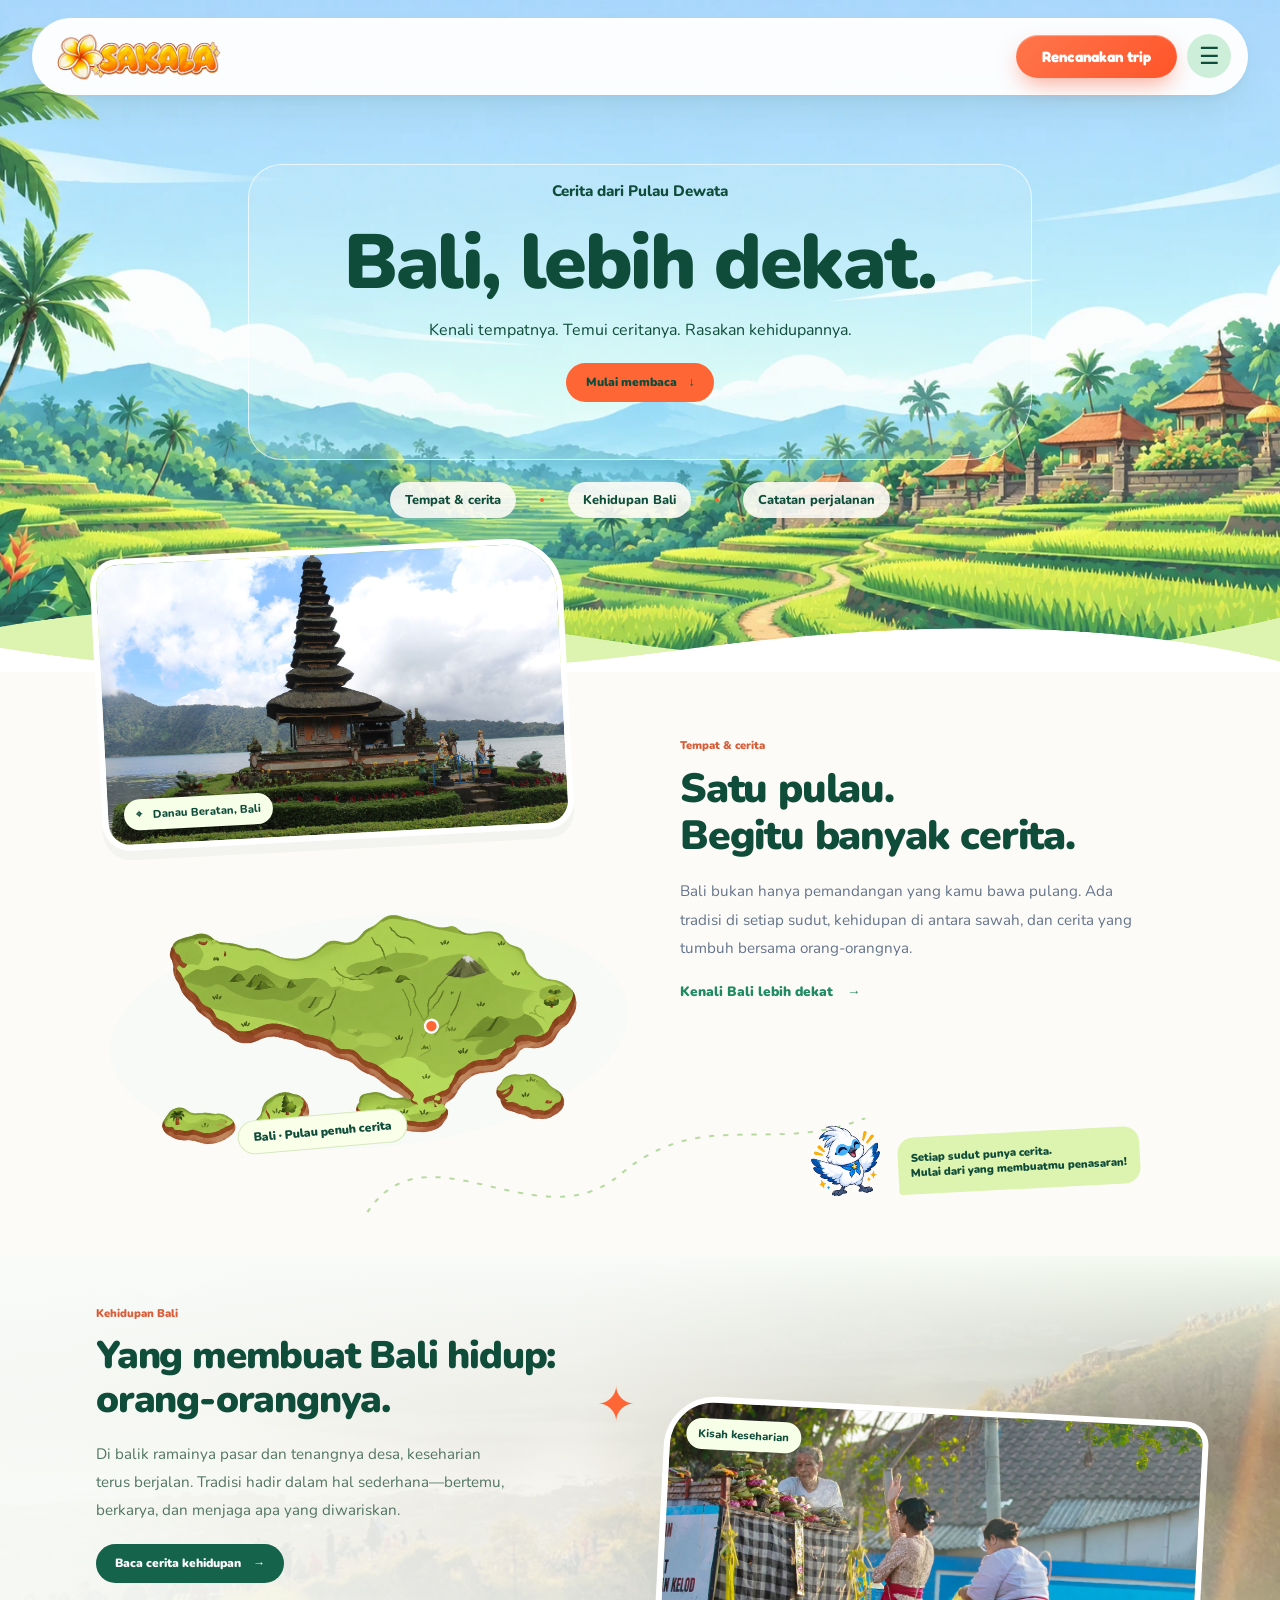
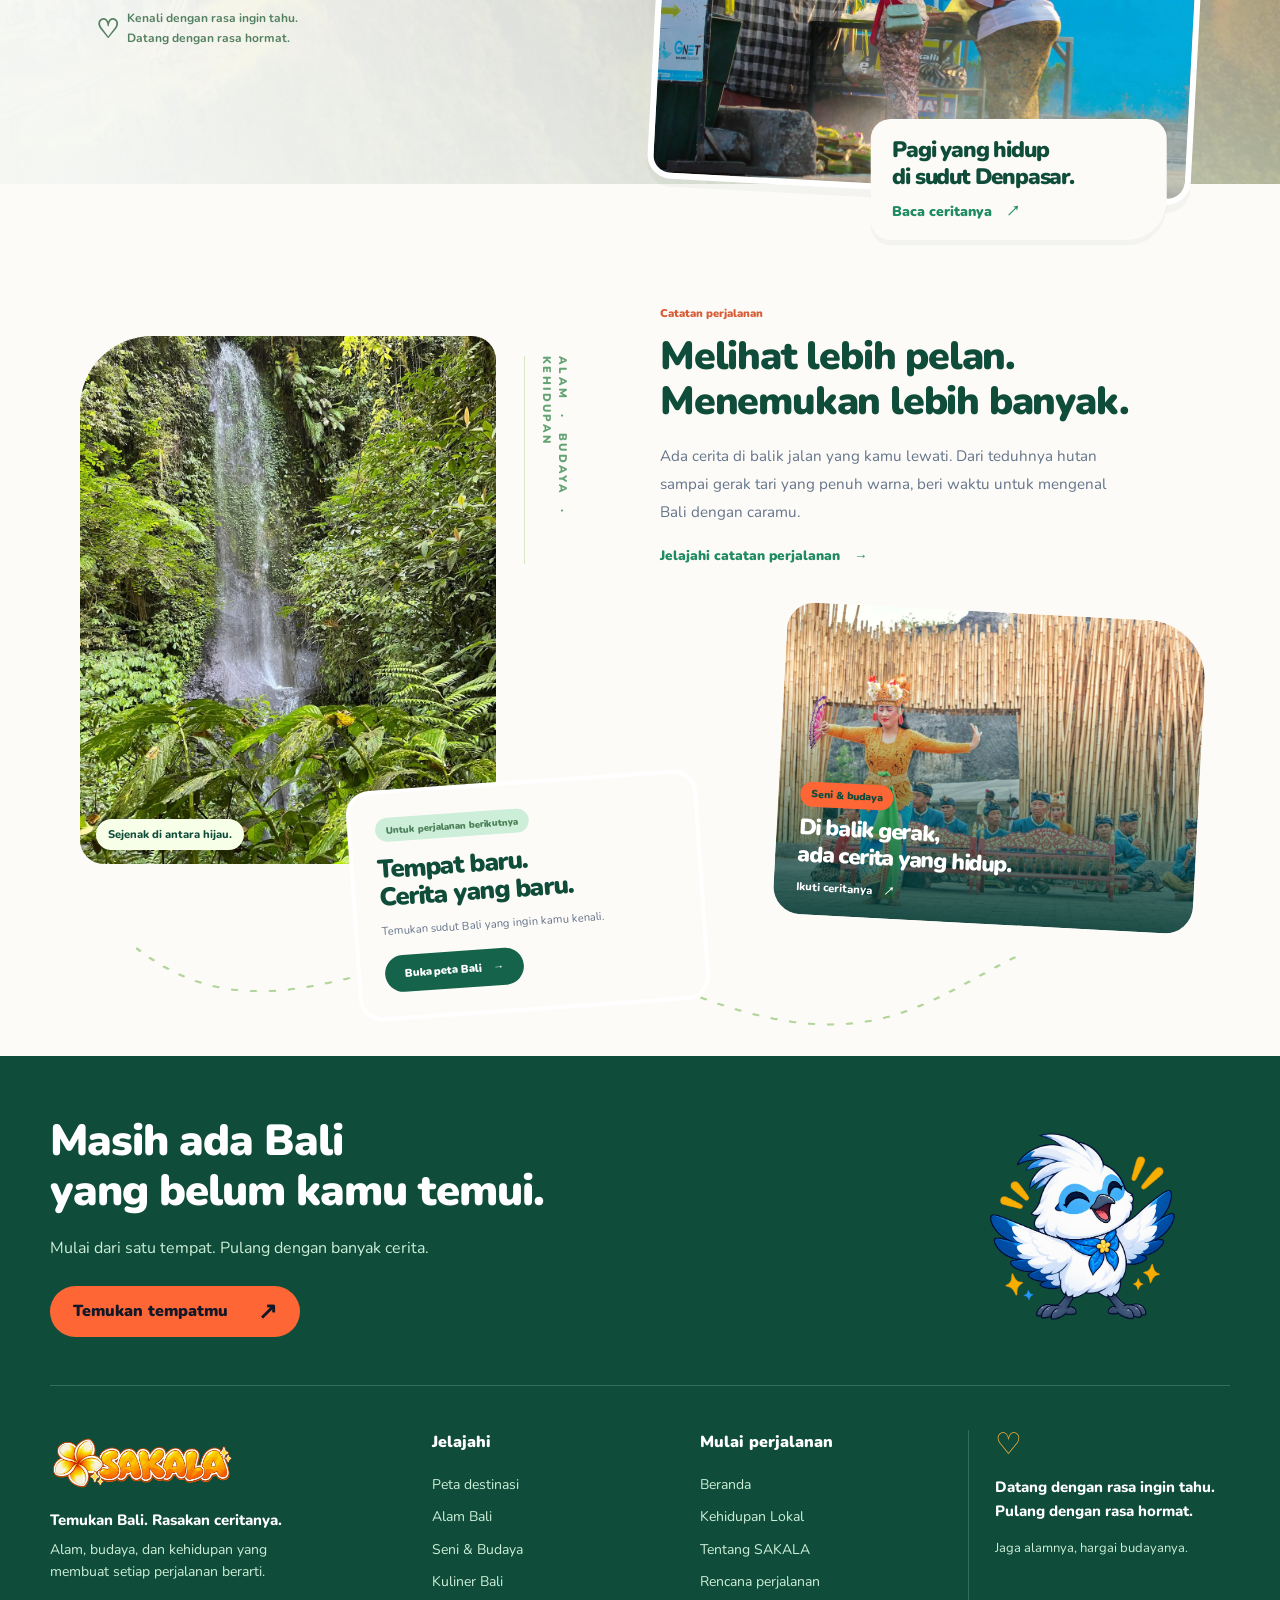
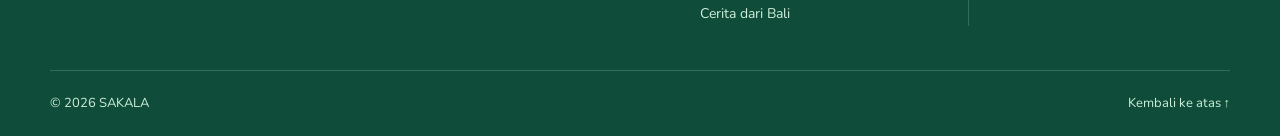
<file: cerita-bali.html>
<!doctype html>
<html lang="id">
  <head>
    <meta charset="utf-8" />
    <meta name="viewport" content="width=device-width,initial-scale=1" />
    <meta name="theme-color" content="#B1D3F8" />
    <title>Cerita Bali — SAKALA</title>
    <link rel="icon" type="image/png" href="assets/images/logos/sakala-flower.webp" />
    <link rel="stylesheet" href="css/fonts.css" />
    <link rel="stylesheet" href="css/cerita-bali.css" />
    <link rel="stylesheet" href="css/tokens.css" />
    <link rel="stylesheet" href="css/navigation.css" />
    <link rel="stylesheet" href="css/footer.css" />
    <link rel="stylesheet" href="css/layout.css" />
  </head>
  <body data-site-page="cerita">
    <div class="site-navigation">
      <nav class="pill-nav" aria-label="Navigasi utama">
        <a class="site-brand" href="index.html" aria-label="SAKALA, beranda"
          ><img
            class="site-logo"
            src="assets/images/logos/sakala-logo.webp"
            alt="SAKALA"
            width="2120"
            height="740"
        /></a>
        <ul class="nav-links" id="site-nav-links"><li><a href="index.html">Beranda</a></li><li><a href="destinasi.html#hero">Destinasi</a></li><li><a href="alam-bali.html">Alam Bali</a></li><li><a href="art.html">Seni & Budaya</a></li><li><a href="taste.html">Kuliner Bali</a></li><li><a href="kehidupan-lokal.html">Kehidupan Lokal</a></li><li><a href="cerita-bali.html" class="pill-active" aria-current="page">Cerita Bali</a></li><li><a href="tentang.html">Tentang</a></li></ul>
        <div class="nav-cta">
          <a class="btn-orange-pill" href="destinasi.html#rencana">Rencanakan trip</a
          ><button
            class="menu-toggle"
            type="button"
            aria-controls="site-nav-links"
            aria-expanded="false"
            aria-label="Buka menu"
          >
            ☰
          </button>
        </div>
      </nav>
    </div>
    <a class="skip-link" href="#main">Lewati ke konten</a>

    <main id="main">
      <section class="cover">
        <img
          class="cover-image"
          src="assets/images/backgrounds/cerita-bali-hero.webp"
          alt="Ilustrasi sawah bertingkat dan desa Bali"
        />
        <div class="cover-shade"></div>
        <div class="cover-frame"></div>
        <div class="cover-title">
          <span>Cerita dari Pulau Dewata</span>
          <h1>Bali, lebih dekat.</h1>
          <p>Kenali tempatnya. Temui ceritanya. Rasakan kehidupannya.</p>
          <a class="button" href="#tempat">Mulai membaca　↓</a>
        </div>
        <nav class="chapter-nav">
          <a href="#tempat">Tempat & cerita</a><i></i><a href="#kehidupan">Kehidupan Bali</a><i></i
          ><a href="#perjalanan">Catatan perjalanan</a>
        </nav>
        <img
          class="cover-wave"
          src="assets/images/decorations/cerita-cover-wave.png"
          alt=""
          aria-hidden="true"
        />
      </section>
      <section class="place" id="tempat">
        <div class="overlap-photo">
          <img src="assets/images/photos/ulun-danu.jpg" alt="Pura Ulun Danu" /><span
            class="photo-label"
            >⌖　Danau Beratan, Bali</span
          >
        </div>
        <article class="place-copy">
          <span class="eyebrow">Tempat & cerita</span>
          <h2>Satu pulau.<br />Begitu banyak cerita.</h2>
          <p>
            Bali bukan hanya pemandangan yang kamu bawa pulang. Ada tradisi di setiap sudut,
            kehidupan di antara sawah, dan cerita yang tumbuh bersama orang-orangnya.
          </p>
          <a class="text-link" href="#bacaan" data-story="tempat">Kenali Bali lebih dekat　→</a>
        </article>
        <div class="island">
          <div class="island-halo"></div>
          <img
            src="assets/images/illustrations/pulau_interaktif.webp"
            alt="Peta ilustratif Bali"
          /><span class="island-pin">●</span
          ><span class="island-label">Bali · Pulau penuh cerita</span>
        </div>
        <div class="guide">
          <img src="assets/images/mascots/mascot_happy.webp" alt="Maskot SAKALA" />
          <p>Setiap sudut punya cerita.<br />Mulai dari yang membuatmu penasaran!</p>
        </div>
        <img
          class="trail"
          src="assets/images/decorations/cerita-trail.webp"
          alt=""
          aria-hidden="true"
        />
      </section>
      <section class="people" id="kehidupan">
        <img class="mountain-back" src="assets/images/photos/batur.webp" alt="" />
        <div class="mountain-wash"></div>
        <article class="people-copy">
          <span class="eyebrow">Kehidupan Bali</span>
          <h2>Yang membuat Bali hidup:<br />orang-orangnya.</h2>
          <p>
            Di balik ramainya pasar dan tenangnya desa, keseharian terus berjalan. Tradisi hadir
            dalam hal sederhana—bertemu, berkarya, dan menjaga apa yang diwariskan.
          </p>
          <a class="button" href="#bacaan" data-story="hidup">Baca cerita kehidupan　→</a>
          <div class="small-note">
            <span>♡</span> Kenali dengan rasa ingin tahu.<br />Datang dengan rasa hormat.
          </div>
        </article>
        <div class="people-photo">
          <img src="assets/images/photos/bali-daily-life.webp" alt="Keseharian warga Bali" /><span
            class="photo-label"
            >Kisah keseharian</span
          >
          <div class="photo-caption">
            <h3>Pagi yang hidup<br />di sudut Denpasar.</h3>
            <a href="#bacaan" data-story="hidup">Baca ceritanya　↗</a>
          </div>
        </div>
        <span class="spark">✦</span>
      </section>
      <section class="discover" id="perjalanan">
        <div class="forest-photo">
          <img src="assets/images/photos/waterfall.webp" alt="Air terjun di hutan Bali" /><span
            class="photo-label"
            >Sejenak di antara hijau.</span
          >
        </div>
        <aside class="vertical-label">ALAM　·　BUDAYA　·　KEHIDUPAN</aside>
        <article class="discover-copy">
          <span class="eyebrow">Catatan perjalanan</span>
          <h2>Melihat lebih pelan.<br />Menemukan lebih banyak.</h2>
          <p>
            Ada cerita di balik jalan yang kamu lewati. Dari teduhnya hutan sampai gerak tari yang
            penuh warna, beri waktu untuk mengenal Bali dengan caramu.
          </p>
          <a class="text-link" href="#bacaan" data-story="jalan">Jelajahi catatan perjalanan　→</a>
        </article>
        <div class="culture-photo">
          <img src="assets/images/photos/balinese-dance.webp" alt="Seni tari Bali" />
          <div>
            <span>Seni & budaya</span>
            <h3>Di balik gerak,<br />ada cerita yang hidup.</h3>
            <a href="#bacaan" data-story="tari">Ikuti ceritanya　↗</a>
          </div>
        </div>
        <div class="travel-note">
          <span class="tag">Untuk perjalanan berikutnya</span>
          <h3>Tempat baru.<br />Cerita yang baru.</h3>
          <p>Temukan sudut Bali yang ingin kamu kenali.</p>
          <a class="button" href="destinasi.html#hero">Buka peta Bali　→</a>
        </div>
        <img
          class="bottom-trail"
          src="assets/images/decorations/cerita-bottom-trail.png"
          alt=""
          aria-hidden="true"
        />
      </section>
    </main>
    <footer class="sakala-footer" aria-label="Informasi dan navigasi SAKALA">
      <div class="sf-inner">
        <div class="sf-invitation">
          <div>
            <h2>Masih ada Bali<br />yang belum kamu temui.</h2>
            <p>Mulai dari satu tempat. Pulang dengan banyak cerita.</p>
            <a class="sf-explore" href="destinasi.html#hero"
              >Temukan tempatmu <span aria-hidden="true">↗</span></a
            >
          </div>
          <img
            class="sf-mascot"
            src="assets/images/mascots/mascot_happy.webp"
            alt="Kinara, maskot SAKALA, menyambut perjalananmu"
            width="1396"
            height="1134"
            loading="lazy"
          />
        </div>
        <div class="sf-directory">
          <div class="sf-brand">
            <a href="index.html" aria-label="SAKALA, beranda"
              ><img
                src="assets/images/logos/sakala-logo.webp"
                alt="SAKALA"
                width="2120"
                height="740"
                loading="lazy"
            /></a>
            <p>Temukan Bali. Rasakan ceritanya.</p>
            <span>Alam, budaya, dan kehidupan yang membuat setiap perjalanan berarti.</span>
          </div>
          <nav class="sf-links" aria-label="Jelajahi Bali">
            <h3>Jelajahi</h3>
            <a href="destinasi.html#hero">Peta destinasi</a
            ><a href="alam-bali.html">Alam Bali</a
            ><a href="art.html">Seni & Budaya</a
            ><a href="taste.html">Kuliner Bali</a>
          </nav>
          <nav class="sf-links" aria-label="Inspirasi perjalanan">
            <h3>Mulai perjalanan</h3><a href="index.html">Beranda</a><a href="kehidupan-lokal.html">Kehidupan Lokal</a><a href="tentang.html">Tentang SAKALA</a>
            <a href="destinasi.html#rencana">Rencana perjalanan</a
            ><a href="cerita-bali.html">Cerita dari Bali</a
            >
          </nav>
          <div class="sf-note">
            <span aria-hidden="true">♡</span>
            <p>Datang dengan rasa ingin tahu.<br />Pulang dengan rasa hormat.</p>
            <small>Jaga alamnya, hargai budayanya.</small>
          </div>
        </div>
        <div class="sf-bottom">
          <p>© 2026 SAKALA</p>
          <a href="#">Kembali ke atas <span aria-hidden="true">↑</span></a>
        </div>
      </div>
    </footer>

    <dialog id="reader" aria-labelledby="reader-title">
      <button class="close-reader" aria-label="Tutup cerita">×</button>
      <div id="reader-content"></div>
    </dialog>
    <script src="js/cerita-data.js" defer></script>
    <script src="js/cerita-bali.js" defer></script>
    <script src="js/navigation.js" defer></script>
  </body>
</html>
</file>
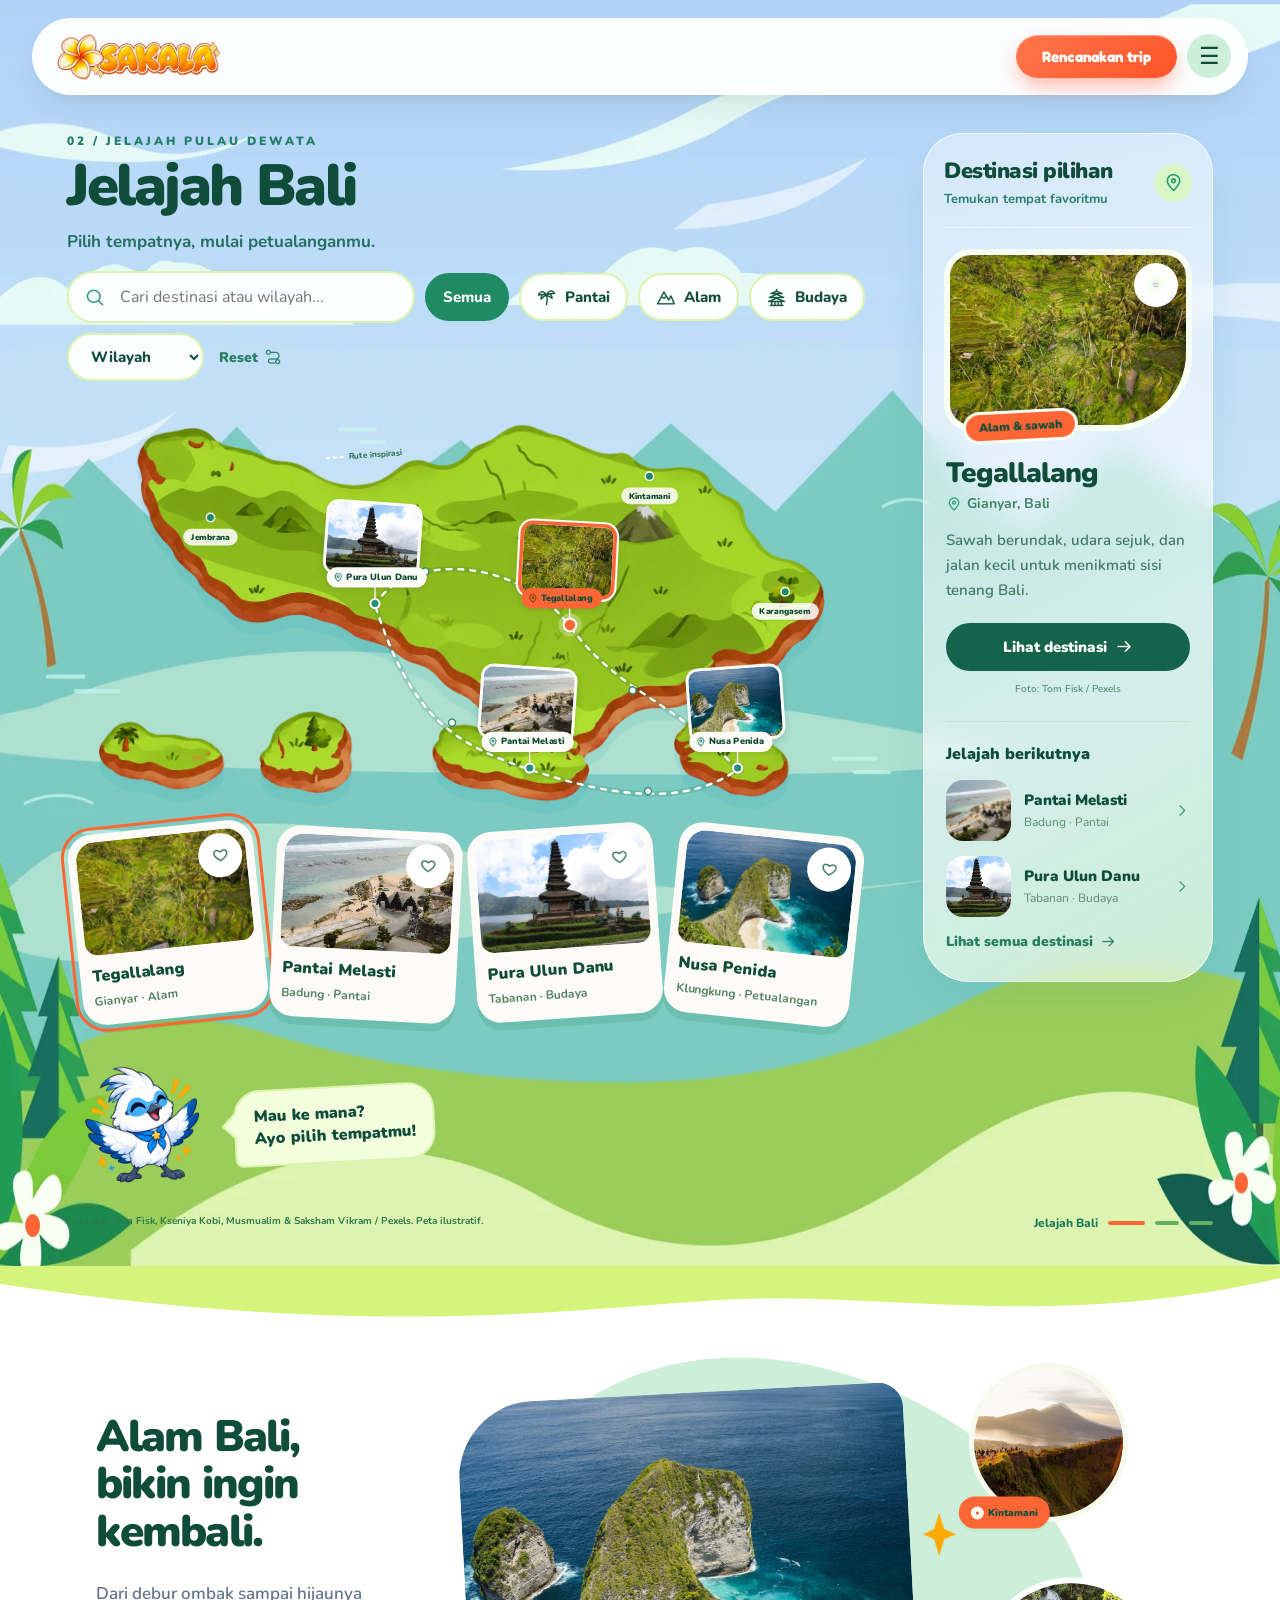
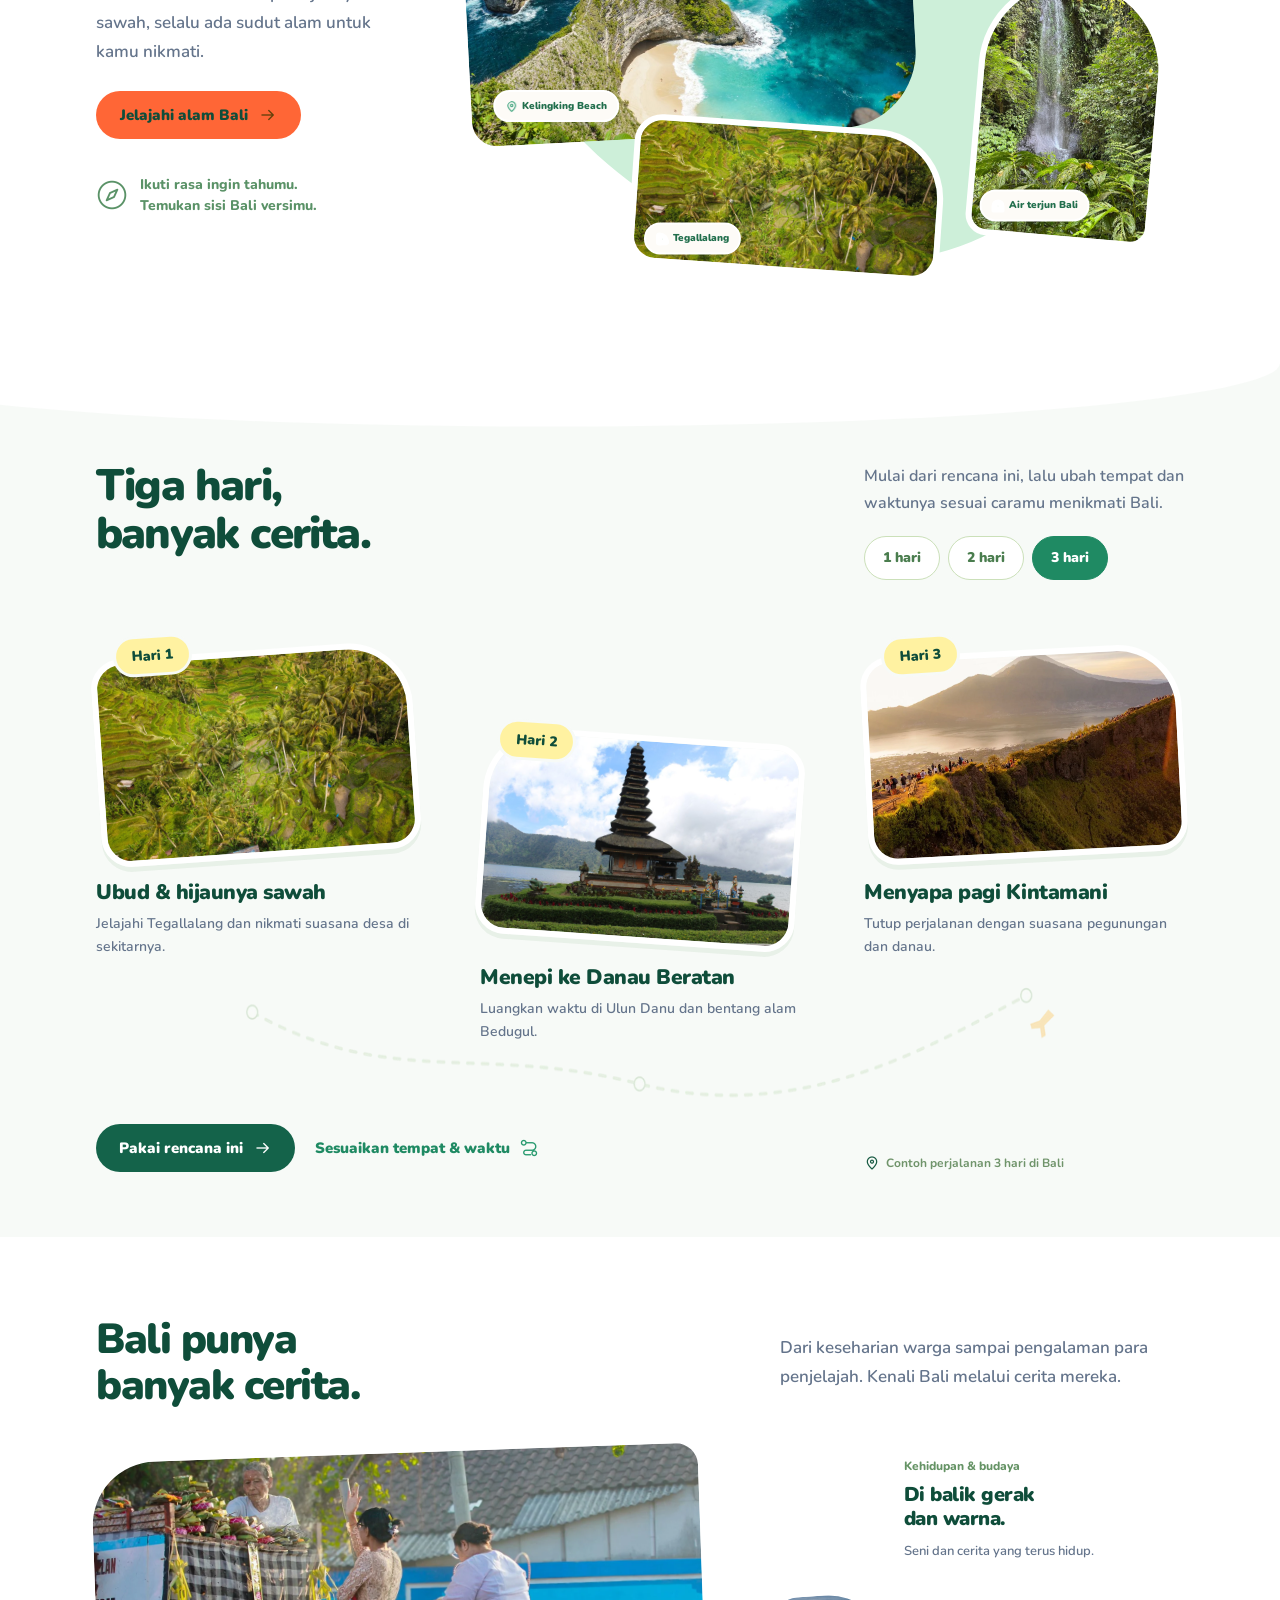
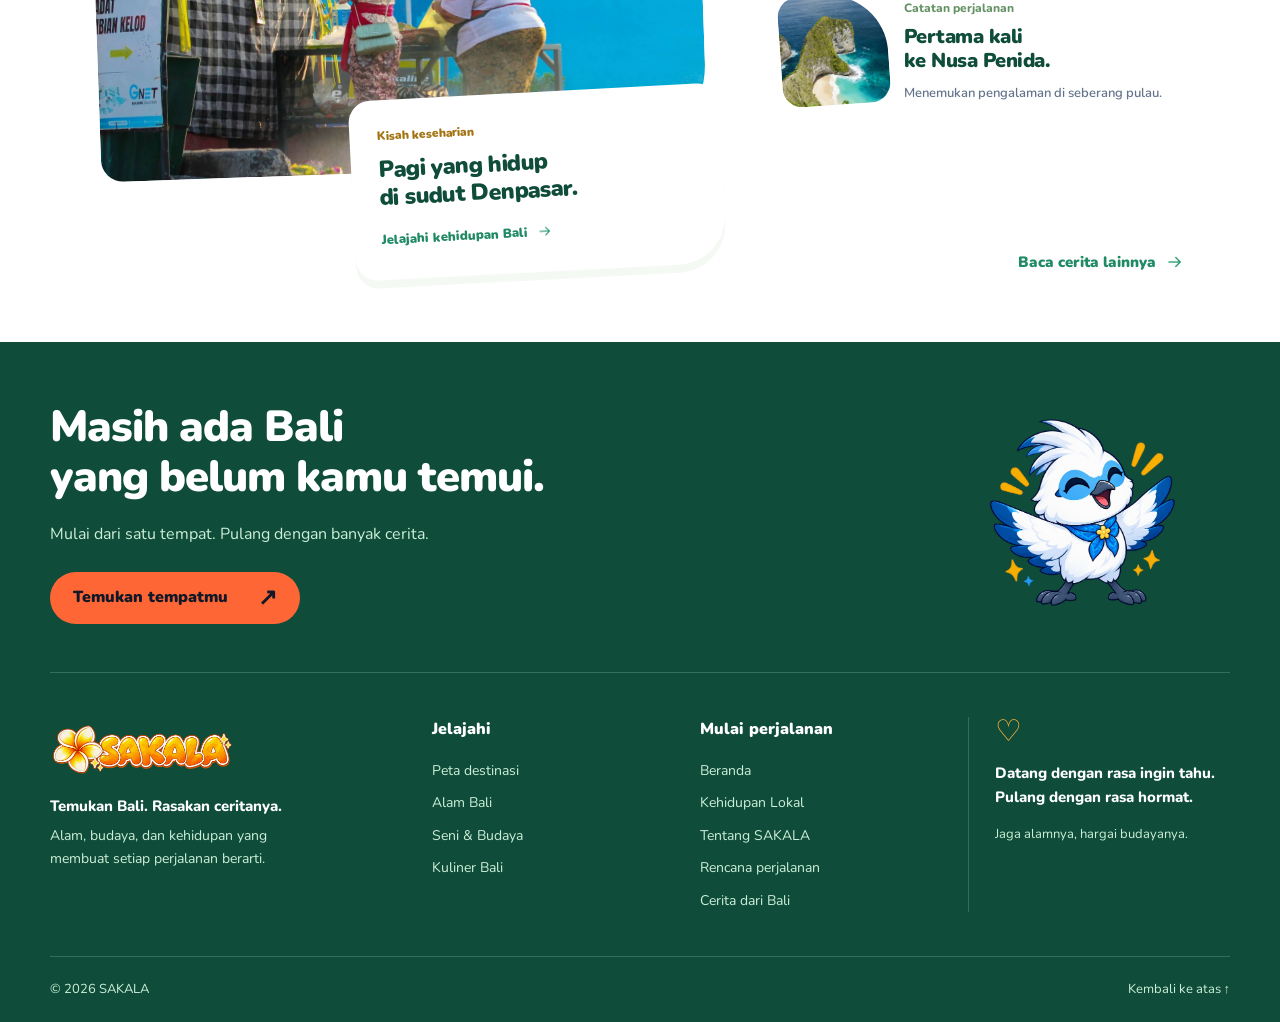
<file: destinasi.html>
<!doctype html>
<html lang="id">
  <head>
    <meta charset="utf-8" />
    <meta
      name="viewport"
      content="width=device-width,initial-scale=1,viewport-fit=cover"
    />
    <meta name="theme-color" content="#B1D3F8" />
    <meta
      name="description"
      content="Jelajahi destinasi Bali, temukan alam, susun rencana perjalanan, dan kenali cerita kehidupan Bali bersama SAKALA."
    />
    <title>Jelajah Bali — SAKALA</title>
    <link
      rel="icon"
      type="image/png"
      href="assets/images/logos/sakala-flower.webp"
    />
    <link rel="stylesheet" href="css/fonts.css" />
    <link rel="stylesheet" href="css/destinasi.css" />
    <link rel="stylesheet" href="css/destinasi-responsive.css" />
    <link rel="stylesheet" href="css/tokens.css" />
    <link rel="stylesheet" href="css/navigation.css" />
    <link rel="stylesheet" href="css/footer.css" />
    <link rel="stylesheet" href="css/layout.css" />
  </head>
  <body data-site-page="destinasi">
    <div class="site-navigation">
      <nav class="pill-nav" aria-label="Navigasi utama">
        <a class="site-brand" href="index.html" aria-label="SAKALA, beranda"
          ><img
            class="site-logo"
            src="assets/images/logos/sakala-logo.webp"
            alt="SAKALA"
            width="2120"
            height="740"
        /></a>
        <ul class="nav-links" id="site-nav-links">
          <li><a href="index.html">Beranda</a></li>
          <li>
            <a
              href="destinasi.html#hero"
              class="pill-active"
              aria-current="page"
              >Destinasi</a
            >
          </li>
          <li><a href="alam-bali.html">Alam Bali</a></li>
          <li><a href="art.html">Seni & Budaya</a></li>
          <li><a href="taste.html">Kuliner Bali</a></li>
          <li><a href="kehidupan-lokal.html">Kehidupan Lokal</a></li>
          <li><a href="cerita-bali.html">Cerita Bali</a></li>
          <li><a href="tentang.html">Tentang</a></li>
        </ul>
        <div class="nav-cta">
          <a class="btn-orange-pill" href="destinasi.html#rencana"
            >Rencanakan trip</a
          ><button
            class="menu-toggle"
            type="button"
            aria-controls="site-nav-links"
            aria-expanded="false"
            aria-label="Buka menu"
          >
            ☰
          </button>
        </div>
      </nav>
    </div>
    <a class="skip-link" href="#main-content">Lewati ke konten</a>

    <main id="main-content">
      <section
        class="screen"
        id="hero"
        role="region"
        aria-label="Hero Jelajah Bali"
        data-design-status="approved"
        data-main-section="hero"
      >
        <img
          class="scenery"
          src="assets/images/backgrounds/destinasi-scenery.webp"
          alt=""
          aria-hidden="true"
          draggable="false"
        />

        <div class="heading">
          <div class="section-marker">02 / JELAJAH PULAU DEWATA</div>
          <h1>Jelajah Bali</h1>
          <p>Pilih tempatnya, mulai petualanganmu.</p>
        </div>
        <div class="toolbar" aria-label="Filter destinasi">
          <form class="search" role="search">
            <img
              class="icon"
              src="assets/images/decorations/destinasi-05.png"
              alt=""
              aria-hidden="true"
              draggable="false"
            /><input
              type="search"
              id="destination-search"
              autocomplete="off"
              aria-label="Cari destinasi"
              placeholder="Cari destinasi atau wilayah..."
            />
          </form>
          <button class="pill active">Semua</button
          ><button class="pill">
            <img
              class="icon"
              src="assets/images/decorations/destinasi-06.png"
              alt=""
              aria-hidden="true"
              draggable="false"
            />Pantai</button
          ><button class="pill">
            <img
              class="icon"
              src="assets/images/decorations/destinasi-07.png"
              alt=""
              aria-hidden="true"
              draggable="false"
            />Alam</button
          ><button class="pill">
            <img
              class="icon"
              src="assets/images/decorations/destinasi-08.png"
              alt=""
              aria-hidden="true"
              draggable="false"
            />Budaya</button
          ><label class="region-control"
            ><span class="sr-only">Filter wilayah</span
            ><select id="region-filter">
              <option value="">Wilayah</option>
              <option>Gianyar</option>
              <option>Badung</option>
              <option>Tabanan</option>
              <option>Klungkung</option>
            </select></label
          ><button class="reset">
            Reset<img
              class="icon"
              src="assets/images/decorations/destinasi-09.png"
              alt=""
              aria-hidden="true"
              draggable="false"
            />
          </button>
        </div>
        <div class="island-note">Klik pin, temukan ceritanya</div>
        <div class="map-window" aria-label="Peta destinasi Bali">
          <div class="island-area">
            <img
              decoding="async"
              class="island-img"
              src="assets/images/illustrations/pulau_interaktif.webp"
              alt="Ilustrasi pulau dari gambar pengguna"
            />
            <img
              class="map-route"
              src="assets/images/decorations/destinasi-map-route.webp"
              alt=""
              aria-hidden="true"
              draggable="false"
            />
            <div class="route-legend"><span></span>Rute inspirasi</div>
            <div class="locator secondary" style="left: 18%; top: 31%">
              <span class="ball"></span><span class="loc-label">Jembrana</span>
            </div>
            <div class="locator secondary" style="left: 73%; top: 21%">
              <span class="ball"></span><span class="loc-label">Kintamani</span>
            </div>
            <div class="locator secondary" style="left: 90%; top: 49%">
              <span class="ball"></span
              ><span class="loc-label">Karangasem</span>
            </div>
            <a
              class="photo-marker"
              data-destination="ulun-danu"
              style="left: 38.5965%; top: 51.0204%"
              href="#"
              aria-label="Lihat Pura Ulun Danu"
              ><span class="marker-image"
                ><img
                  decoding="async"
                  src="assets/images/photos/ulun-danu.jpg"
                  alt="Foto asli Pura Ulun Danu" /></span
              ><span class="marker-caption"
                ><img
                  class="icon"
                  src="assets/images/decorations/destinasi-12.png"
                  alt=""
                  aria-hidden="true"
                  draggable="false"
                />Pura Ulun Danu</span
              ><span class="marker-stem"></span
              ><span class="marker-anchor"></span
            ></a>
            <a
              class="photo-marker chosen"
              data-destination="tegallalang"
              style="left: 62.9825%; top: 56.1224%"
              href="#"
              aria-label="Lihat Tegallalang"
              ><span class="marker-image"
                ><img
                  decoding="async"
                  src="assets/images/photos/tegallalang.jpg"
                  alt="Foto asli Tegallalang" /></span
              ><span class="marker-caption"
                ><img
                  class="icon"
                  src="assets/images/decorations/destinasi-13.png"
                  alt=""
                  aria-hidden="true"
                  draggable="false"
                />Tegallalang</span
              ><span class="marker-stem"></span
              ><span class="marker-anchor"></span
            ></a>
            <a
              class="photo-marker"
              data-destination="melasti"
              style="left: 57.9825%; top: 90.9864%"
              href="#"
              aria-label="Lihat Pantai Melasti"
              ><span class="marker-image"
                ><img
                  decoding="async"
                  src="assets/images/photos/melasti.webp"
                  alt="Foto asli Pantai Melasti" /></span
              ><span class="marker-caption"
                ><img
                  class="icon"
                  src="assets/images/decorations/destinasi-12.png"
                  alt=""
                  aria-hidden="true"
                  draggable="false"
                />Pantai Melasti</span
              ><span class="marker-stem"></span
              ><span class="marker-anchor"></span
            ></a>
            <a
              class="photo-marker"
              data-destination="nusa-penida"
              style="left: 84.0351%; top: 90.9864%"
              href="#"
              aria-label="Lihat Nusa Penida"
              ><span class="marker-image"
                ><img
                  decoding="async"
                  src="assets/images/photos/nusa-penida.jpg"
                  alt="Foto asli Nusa Penida" /></span
              ><span class="marker-caption"
                ><img
                  class="icon"
                  src="assets/images/decorations/destinasi-12.png"
                  alt=""
                  aria-hidden="true"
                  draggable="false"
                />Nusa Penida</span
              ><span class="marker-stem"></span
              ><span class="marker-anchor"></span
            ></a>
          </div>
        </div>
        <div class="explore-hint">
          Kenali Bali,<br />satu tempat<br />setiap perjalanan.
        </div>
        <div class="compass">U</div>
        <aside class="sidebar" aria-label="Destinasi terpilih">
          <div class="side-head">
            <div>
              <h2>Destinasi pilihan</h2>
              <p>Temukan tempat favoritmu</p>
            </div>
            <span class="side-location"
              ><img
                class="icon"
                src="assets/images/decorations/destinasi-18.png"
                alt=""
                aria-hidden="true"
                draggable="false"
            /></span>
          </div>
          <div class="main-photo">
            <img
              decoding="async"
              src="assets/images/photos/tegallalang.jpg"
              alt="Foto asli sawah Tegallalang"
            /><button class="save" aria-label="Simpan Tegallalang">
              <img
                class="icon"
                src="assets/images/decorations/destinasi-19.png"
                alt=""
                aria-hidden="true"
                draggable="false"
              /></button
            ><span class="photo-badge">Alam & sawah</span>
          </div>
          <div class="side-body">
            <h3>Tegallalang</h3>
            <div class="loc">
              <img
                class="icon"
                src="assets/images/decorations/destinasi-20.png"
                alt=""
                aria-hidden="true"
                draggable="false"
              />Gianyar, Bali
            </div>
            <p>
              Sawah berundak, udara sejuk, dan jalan kecil untuk menikmati sisi
              tenang Bali.
            </p>
            <button class="btn">
              Lihat destinasi<img
                class="icon"
                src="assets/images/decorations/destinasi-21.png"
                alt=""
                aria-hidden="true"
                draggable="false"
              />
            </button>
            <p class="source">Foto: Tom Fisk / Pexels</p>
          </div>
          <div class="other-places">
            <div class="other-title">Jelajah berikutnya</div>
            <div class="place-row">
              <img
                decoding="async"
                src="assets/images/photos/melasti.webp"
                alt="Foto Pantai Melasti"
              />
              <div>
                <h3>Pantai Melasti</h3>
                <p>Badung · Pantai</p>
              </div>
              <img
                class="icon"
                src="assets/images/decorations/destinasi-22.png"
                alt=""
                aria-hidden="true"
                draggable="false"
              />
            </div>
            <div class="place-row">
              <img
                decoding="async"
                src="assets/images/photos/ulun-danu.jpg"
                alt="Foto Pura Ulun Danu"
              />
              <div>
                <h3>Pura Ulun Danu</h3>
                <p>Tabanan · Budaya</p>
              </div>
              <img
                class="icon"
                src="assets/images/decorations/destinasi-22.png"
                alt=""
                aria-hidden="true"
                draggable="false"
              />
            </div>
            <a class="see-all" href="#hero" data-reset
              >Lihat semua destinasi<img
                class="icon"
                src="assets/images/decorations/destinasi-24.png"
                alt=""
                aria-hidden="true"
                draggable="false"
            /></a>
          </div>
        </aside>
        <p class="filter-status" role="status" aria-live="polite"></p>
        <div class="empty-results" hidden>
          <strong>Belum ada destinasi yang cocok.</strong>
          <p>Coba kata lain atau hapus filter.</p>
          <button class="btn" data-reset>Hapus filter</button>
        </div>
        <div class="carousel-title">
          <span class="line"></span>Satu pulau, banyak cerita
        </div>
        <div class="postcards">
          <article class="postcard selected" data-destination="tegallalang">
            <img
              decoding="async"
              src="assets/images/photos/tegallalang.jpg"
              alt="Foto Tegallalang"
            /><button class="save" aria-label="Simpan Tegallalang">
              <img
                class="icon"
                src="assets/images/decorations/destinasi-25.png"
                alt=""
                aria-hidden="true"
                draggable="false"
              />
            </button>
            <h3>Tegallalang</h3>
            <p>Gianyar · Alam</p>
          </article>
          <article class="postcard" data-destination="melasti">
            <img
              decoding="async"
              src="assets/images/photos/melasti.webp"
              alt="Foto Melasti"
            /><button class="save" aria-label="Simpan Melasti">
              <img
                class="icon"
                src="assets/images/decorations/destinasi-26.png"
                alt=""
                aria-hidden="true"
                draggable="false"
              />
            </button>
            <h3>Pantai Melasti</h3>
            <p>Badung · Pantai</p>
          </article>
          <article class="postcard" data-destination="ulun-danu">
            <img
              decoding="async"
              src="assets/images/photos/ulun-danu.jpg"
              alt="Foto Ulun Danu"
            /><button class="save" aria-label="Simpan Ulun Danu">
              <img
                class="icon"
                src="assets/images/decorations/destinasi-27.png"
                alt=""
                aria-hidden="true"
                draggable="false"
              />
            </button>
            <h3>Pura Ulun Danu</h3>
            <p>Tabanan · Budaya</p>
          </article>
          <article class="postcard" data-destination="nusa-penida">
            <img
              decoding="async"
              src="assets/images/photos/nusa-penida.jpg"
              alt="Foto Nusa Penida"
            /><button class="save" aria-label="Simpan Nusa Penida">
              <img
                class="icon"
                src="assets/images/decorations/destinasi-25.png"
                alt=""
                aria-hidden="true"
                draggable="false"
              />
            </button>
            <h3>Nusa Penida</h3>
            <p>Klungkung · Petualangan</p>
          </article>
        </div>
        <button
          class="carousel-arrow"
          aria-label="Destinasi berikutnya"
        ></button>
        <div class="mascot-guide">
          <div class="speech" aria-live="polite">
            Mau ke mana?<br />Ayo pilih tempatmu!
          </div>
          <img
            class="bird"
            src="assets/images/mascots/mascot_happy.webp"
            alt="Maskot jalak Bali SAKALA yang ceria"
            width="1392"
            height="1130"
          />
        </div>
        <div class="credits">
          Foto asli: Tom Fisk, Kseniya Kobi, Musmualim & Saksham Vikram /
          Pexels. Peta ilustratif.
        </div>
        <div class="progress">
          Jelajah Bali<span></span><span></span><span></span>
        </div>
      </section>
      <section class="r-section r-nature" id="alam" data-main-section="alam">
        <img
          class="r-wave"
          src="assets/images/decorations/destinasi-r-wave.png"
          alt=""
          aria-hidden="true"
          draggable="false"
        />
        <div class="r-wrap">
          <div class="r-nature-copy">
            <h2>Alam Bali,<br />bikin ingin<br />kembali.</h2>
            <p>
              Dari debur ombak sampai hijaunya sawah, selalu ada sudut alam
              untuk kamu nikmati.
            </p>
            <a class="r-btn" href="alam-bali.html"
              >Jelajahi alam Bali<img
                class="icon"
                src="assets/images/decorations/destinasi-31.png"
                alt=""
                aria-hidden="true"
                draggable="false"
            /></a>
          </div>

          <div class="r-nature-note">
            <img
              class="icon"
              src="assets/images/decorations/destinasi-33.png"
              alt=""
              aria-hidden="true"
              draggable="false"
            /><span
              >Ikuti rasa ingin tahumu.<br />Temukan sisi Bali versimu.</span
            >
          </div>
          <div class="r-collage">
            <div class="r-collage-blob"></div>
            <figure class="r-photo r-beach">
              <img
                decoding="async"
                src="assets/images/photos/nusa-penida.jpg"
                alt="Tebing dan Pantai Kelingking di Nusa Penida"
              />
              <figcaption>
                <img
                  class="icon"
                  src="assets/images/decorations/destinasi-34.png"
                  alt=""
                  aria-hidden="true"
                  draggable="false"
                />Kelingking Beach
              </figcaption>
            </figure>
            <figure class="r-photo r-mountain">
              <img
                decoding="async"
                src="assets/images/photos/batur.webp"
                alt="Pemandangan Gunung Batur saat pagi"
              />
              <figcaption>
                <img
                  class="icon"
                  src="assets/images/decorations/destinasi-35.png"
                  alt=""
                  aria-hidden="true"
                  draggable="false"
                />Kintamani
              </figcaption>
            </figure>
            <figure class="r-photo r-falls">
              <img
                decoding="async"
                src="assets/images/photos/waterfall.webp"
                alt="Air terjun di hutan Bali"
              />
              <figcaption>
                <img
                  class="icon"
                  src="assets/images/decorations/destinasi-34.png"
                  alt=""
                  aria-hidden="true"
                  draggable="false"
                />Air terjun Bali
              </figcaption>
            </figure>
            <figure class="r-photo r-rice">
              <img
                decoding="async"
                src="assets/images/photos/tegallalang.jpg"
                alt="Sawah berundak di Tegallalang"
              />
              <figcaption>
                <img
                  class="icon"
                  src="assets/images/decorations/destinasi-34.png"
                  alt=""
                  aria-hidden="true"
                  draggable="false"
                />Tegallalang
              </figcaption>
            </figure>
            <img
              class="r-collage-sparkle"
              src="assets/images/decorations/destinasi-r-collage-sparkle.png"
              alt=""
              aria-hidden="true"
              draggable="false"
            />
          </div>
        </div>
      </section>
      <section
        class="r-section r-plan"
        id="rencana"
        data-main-section="rencana"
      >
        <div class="r-wrap">
          <div class="r-plan-heading">
            <h2>Tiga hari,<br />banyak cerita.</h2>
          </div>
          <div class="r-plan-intro">
            <p>
              Mulai dari rencana ini, lalu ubah tempat dan waktunya sesuai
              caramu menikmati Bali.
            </p>
            <div class="r-duration" role="group" aria-label="Durasi perjalanan">
              <button>1 hari</button><button>2 hari</button
              ><button class="active">3 hari</button>
            </div>
          </div>
          <img
            class="r-journey-line"
            src="assets/images/decorations/destinasi-r-journey-line.webp"
            alt=""
            aria-hidden="true"
            draggable="false"
          />
          <article class="r-day r-day-one">
            <div class="r-day-image">
              <img
                decoding="async"
                src="assets/images/photos/tegallalang.jpg"
                alt="Sawah Tegallalang untuk hari pertama"
              /><span class="r-day-number">Hari 1</span>
            </div>
            <h3>Ubud & hijaunya sawah</h3>
            <p>Jelajahi Tegallalang dan nikmati suasana desa di sekitarnya.</p>
          </article>
          <article class="r-day r-day-two">
            <div class="r-day-image">
              <img
                decoding="async"
                src="assets/images/photos/ulun-danu.jpg"
                alt="Pura Ulun Danu Beratan untuk hari kedua"
              /><span class="r-day-number">Hari 2</span>
            </div>
            <h3>Menepi ke Danau Beratan</h3>
            <p>Luangkan waktu di Ulun Danu dan bentang alam Bedugul.</p>
          </article>
          <article class="r-day r-day-three">
            <div class="r-day-image">
              <img
                decoding="async"
                src="assets/images/photos/batur.webp"
                alt="Pemandangan Kintamani untuk hari ketiga"
              /><span class="r-day-number">Hari 3</span>
            </div>
            <h3>Menyapa pagi Kintamani</h3>
            <p>Tutup perjalanan dengan suasana pegunungan dan danau.</p>
          </article>
          <div class="r-plan-actions">
            <a class="r-btn" href="#planner" data-planner
              >Pakai rencana ini<img
                class="icon"
                src="assets/images/decorations/destinasi-31.png"
                alt=""
                aria-hidden="true"
                draggable="false" /></a
            ><a class="r-text-link" href="#planner" data-planner
              >Sesuaikan tempat & waktu<img
                class="icon"
                src="assets/images/decorations/destinasi-41.png"
                alt=""
                aria-hidden="true"
                draggable="false"
            /></a>
          </div>
          <div class="r-plan-caption">
            <img
              class="icon"
              src="assets/images/decorations/destinasi-42.png"
              alt=""
              aria-hidden="true"
              draggable="false"
            />Contoh perjalanan 3 hari di Bali
          </div>
        </div>
      </section>
      <section
        class="r-section r-stories"
        id="cerita"
        data-main-section="cerita"
      >
        <div class="r-wrap">
          <div class="r-story-heading">
            <h2>Bali punya<br />banyak cerita.</h2>
          </div>
          <p class="r-story-intro">
            Dari keseharian warga sampai pengalaman para penjelajah. Kenali Bali
            melalui cerita mereka.
          </p>
          <article class="r-main-story">
            <img
              decoding="async"
              src="assets/images/photos/bali-daily-life.webp"
              alt="Keseharian warga Bali di pasar Denpasar"
            />
            <div class="r-story-slip">
              <span>Kisah keseharian</span>
              <h3>Pagi yang hidup<br />di sudut Denpasar.</h3>
              <a
                class="r-text-link"
                href="#cerita-denpasar"
                data-story="denpasar"
                >Jelajahi kehidupan Bali<img
                  class="icon"
                  src="assets/images/decorations/destinasi-43.png"
                  alt=""
                  aria-hidden="true"
                  draggable="false"
              /></a>
            </div>
          </article>

          <div class="r-story-list">
            <article class="r-small-story">
              <img
                decoding="async"
                src="assets/images/photos/balinese-dance.webp"
                alt="Tari dan musik tradisional Bali"
              />
              <div>
                <span>Kehidupan & budaya</span>
                <h3>Di balik gerak<br />dan warna.</h3>
                <p>Seni dan cerita yang terus hidup.</p>
              </div>
            </article>
            <article class="r-small-story">
              <img
                decoding="async"
                src="assets/images/photos/nusa-penida.jpg"
                alt="Pantai dan tebing Nusa Penida"
              />
              <div>
                <span>Catatan perjalanan</span>
                <h3>Pertama kali<br />ke Nusa Penida.</h3>
                <p>Menemukan pengalaman di seberang pulau.</p>
              </div>
            </article>
          </div>
          <a
            class="r-text-link r-story-all"
            href="#semua-cerita"
            data-story="all"
            >Baca cerita lainnya<img
              class="icon"
              src="assets/images/decorations/destinasi-45.png"
              alt=""
              aria-hidden="true"
              draggable="false"
          /></a>
        </div>
      </section>
    </main>
    <footer class="sakala-footer" aria-label="Informasi dan navigasi SAKALA">
      <div class="sf-inner">
        <div class="sf-invitation">
          <div>
            <h2>Masih ada Bali<br />yang belum kamu temui.</h2>
            <p>Mulai dari satu tempat. Pulang dengan banyak cerita.</p>
            <a class="sf-explore" href="destinasi.html#hero"
              >Temukan tempatmu <span aria-hidden="true">↗</span></a
            >
          </div>
          <img
            class="sf-mascot"
            src="assets/images/mascots/mascot_happy.webp"
            alt="Kinara, maskot SAKALA, menyambut perjalananmu"
            width="1396"
            height="1134"
            loading="lazy"
          />
        </div>
        <div class="sf-directory">
          <div class="sf-brand">
            <a href="index.html" aria-label="SAKALA, beranda"
              ><img
                src="assets/images/logos/sakala-logo.webp"
                alt="SAKALA"
                width="2120"
                height="740"
                loading="lazy"
            /></a>
            <p>Temukan Bali. Rasakan ceritanya.</p>
            <span
              >Alam, budaya, dan kehidupan yang membuat setiap perjalanan
              berarti.</span
            >
          </div>
          <nav class="sf-links" aria-label="Jelajahi Bali">
            <h3>Jelajahi</h3>
            <a href="destinasi.html#hero">Peta destinasi</a
            ><a href="alam-bali.html">Alam Bali</a
            ><a href="art.html">Seni & Budaya</a
            ><a href="taste.html">Kuliner Bali</a>
          </nav>
          <nav class="sf-links" aria-label="Inspirasi perjalanan">
            <h3>Mulai perjalanan</h3>
            <a href="index.html">Beranda</a
            ><a href="kehidupan-lokal.html">Kehidupan Lokal</a
            ><a href="tentang.html">Tentang SAKALA</a>
            <a href="destinasi.html#rencana">Rencana perjalanan</a
            ><a href="cerita-bali.html">Cerita dari Bali</a>
          </nav>
          <div class="sf-note">
            <span aria-hidden="true">♡</span>
            <p>
              Datang dengan rasa ingin tahu.<br />Pulang dengan rasa hormat.
            </p>
            <small>Jaga alamnya, hargai budayanya.</small>
          </div>
        </div>
        <div class="sf-bottom">
          <p>© 2026 SAKALA</p>
          <a href="#">Kembali ke atas <span aria-hidden="true">↑</span></a>
        </div>
      </div>
    </footer>
    <dialog id="content-dialog" aria-labelledby="dialog-title">
      <button class="dialog-close" aria-label="Tutup dialog">×</button>
      <div id="dialog-content"></div>
    </dialog>
    <div id="toast" role="status" aria-live="polite"></div>
    <script src="js/destinasi-data.js" defer></script>
    <script src="js/destinasi.js" defer></script>
    <script src="js/navigation.js" defer></script>
  </body>
</html>
</file>
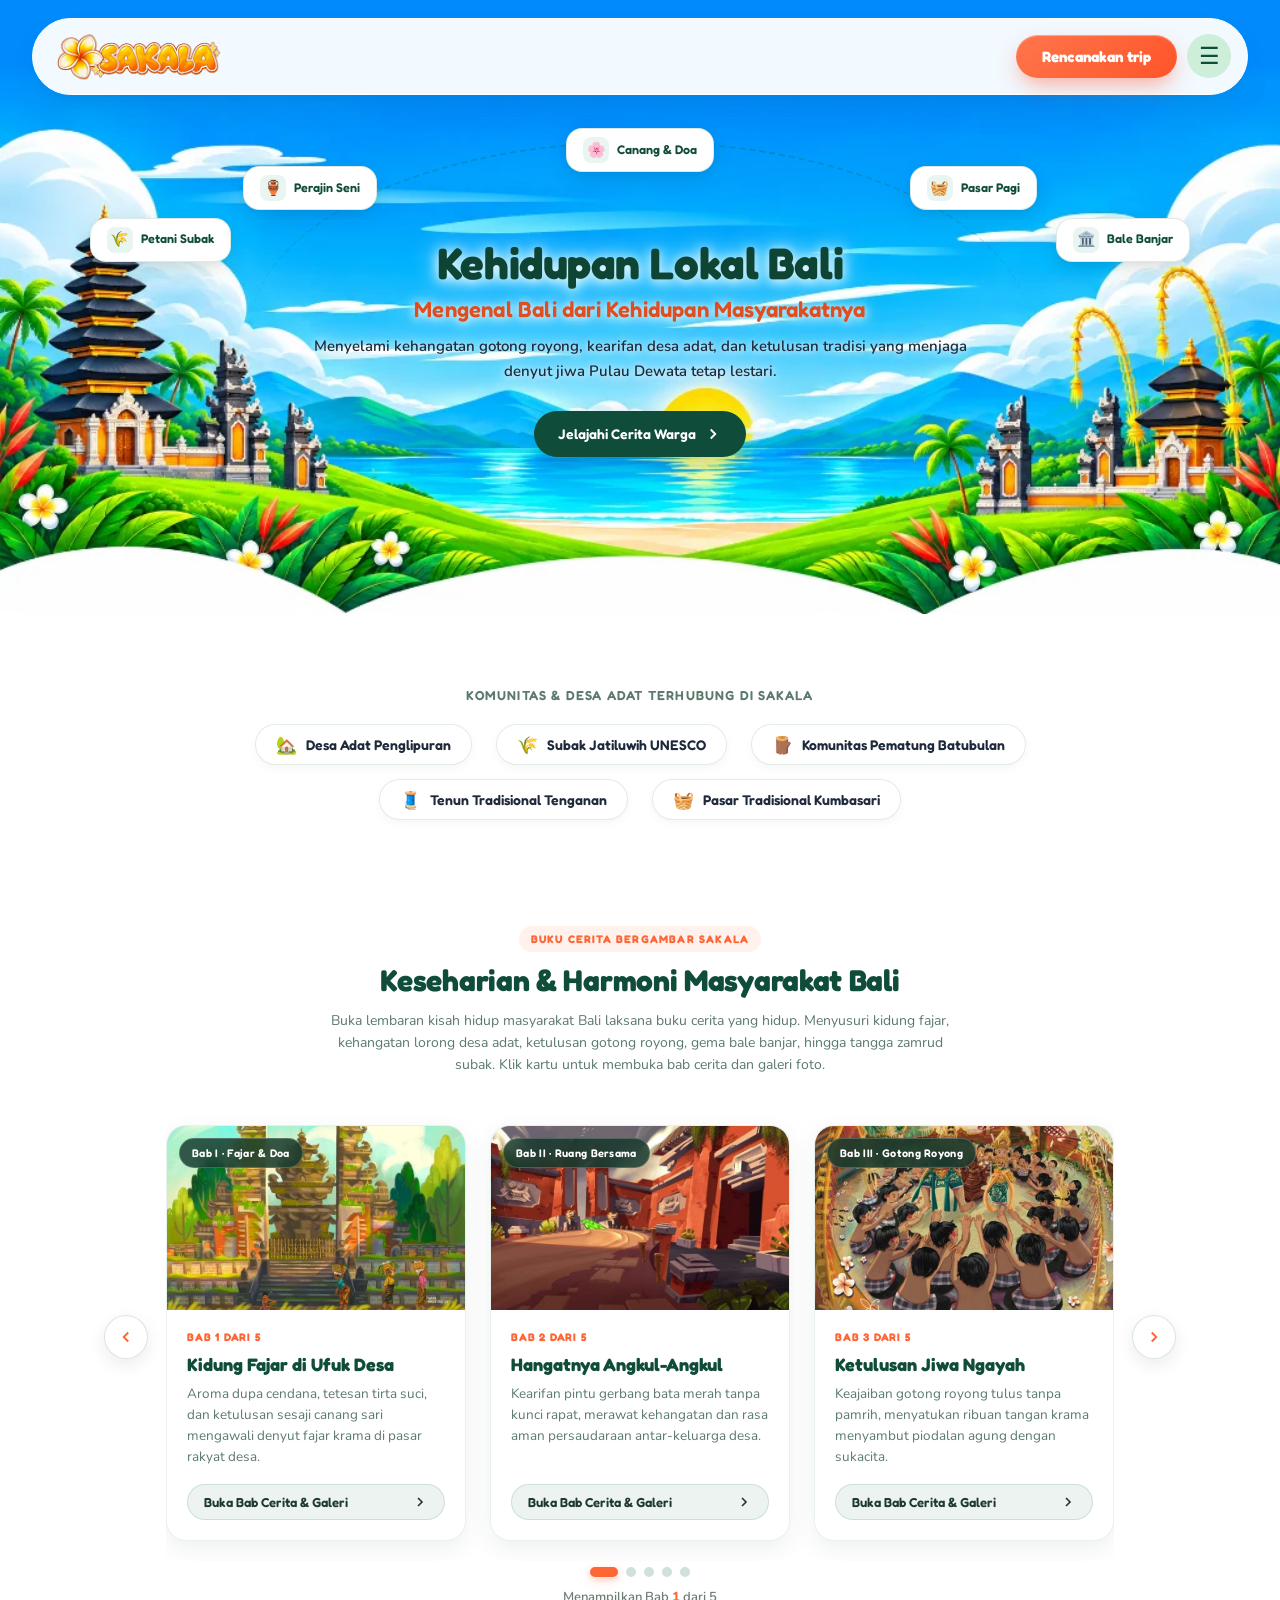
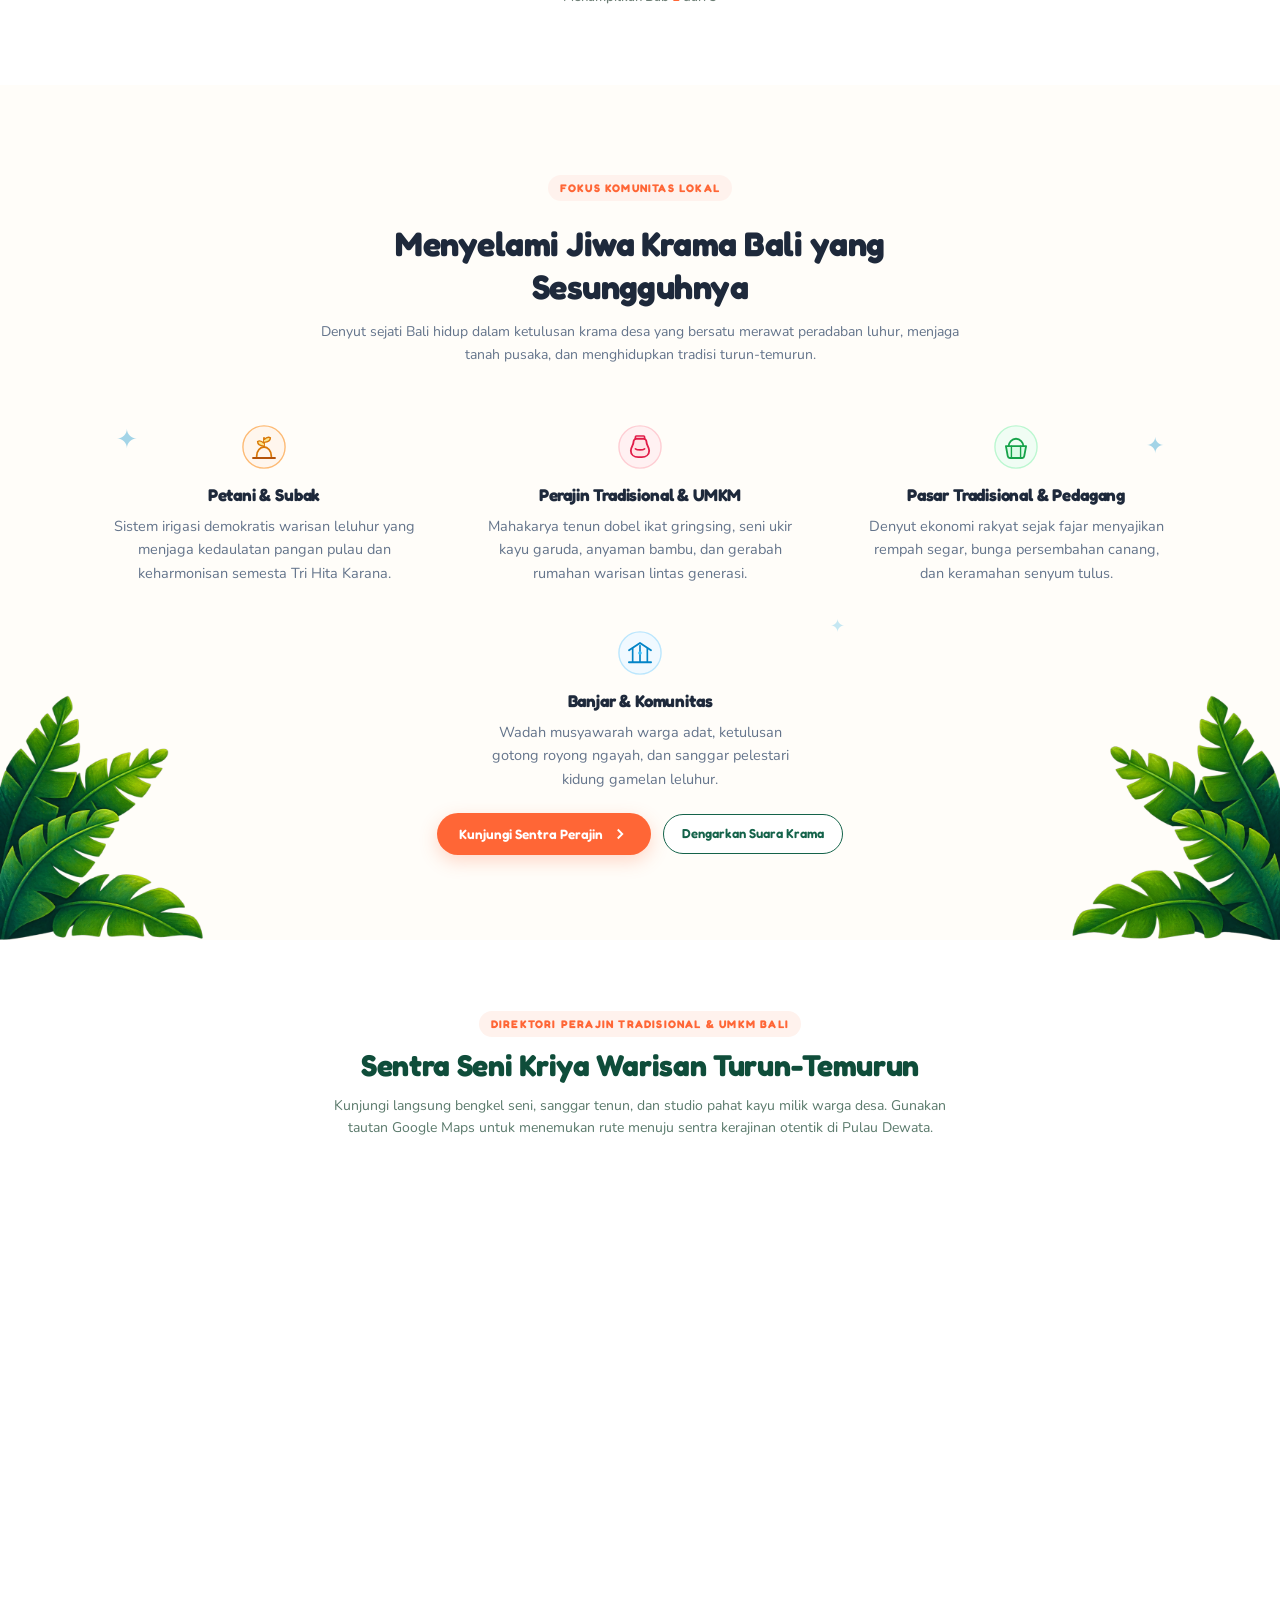
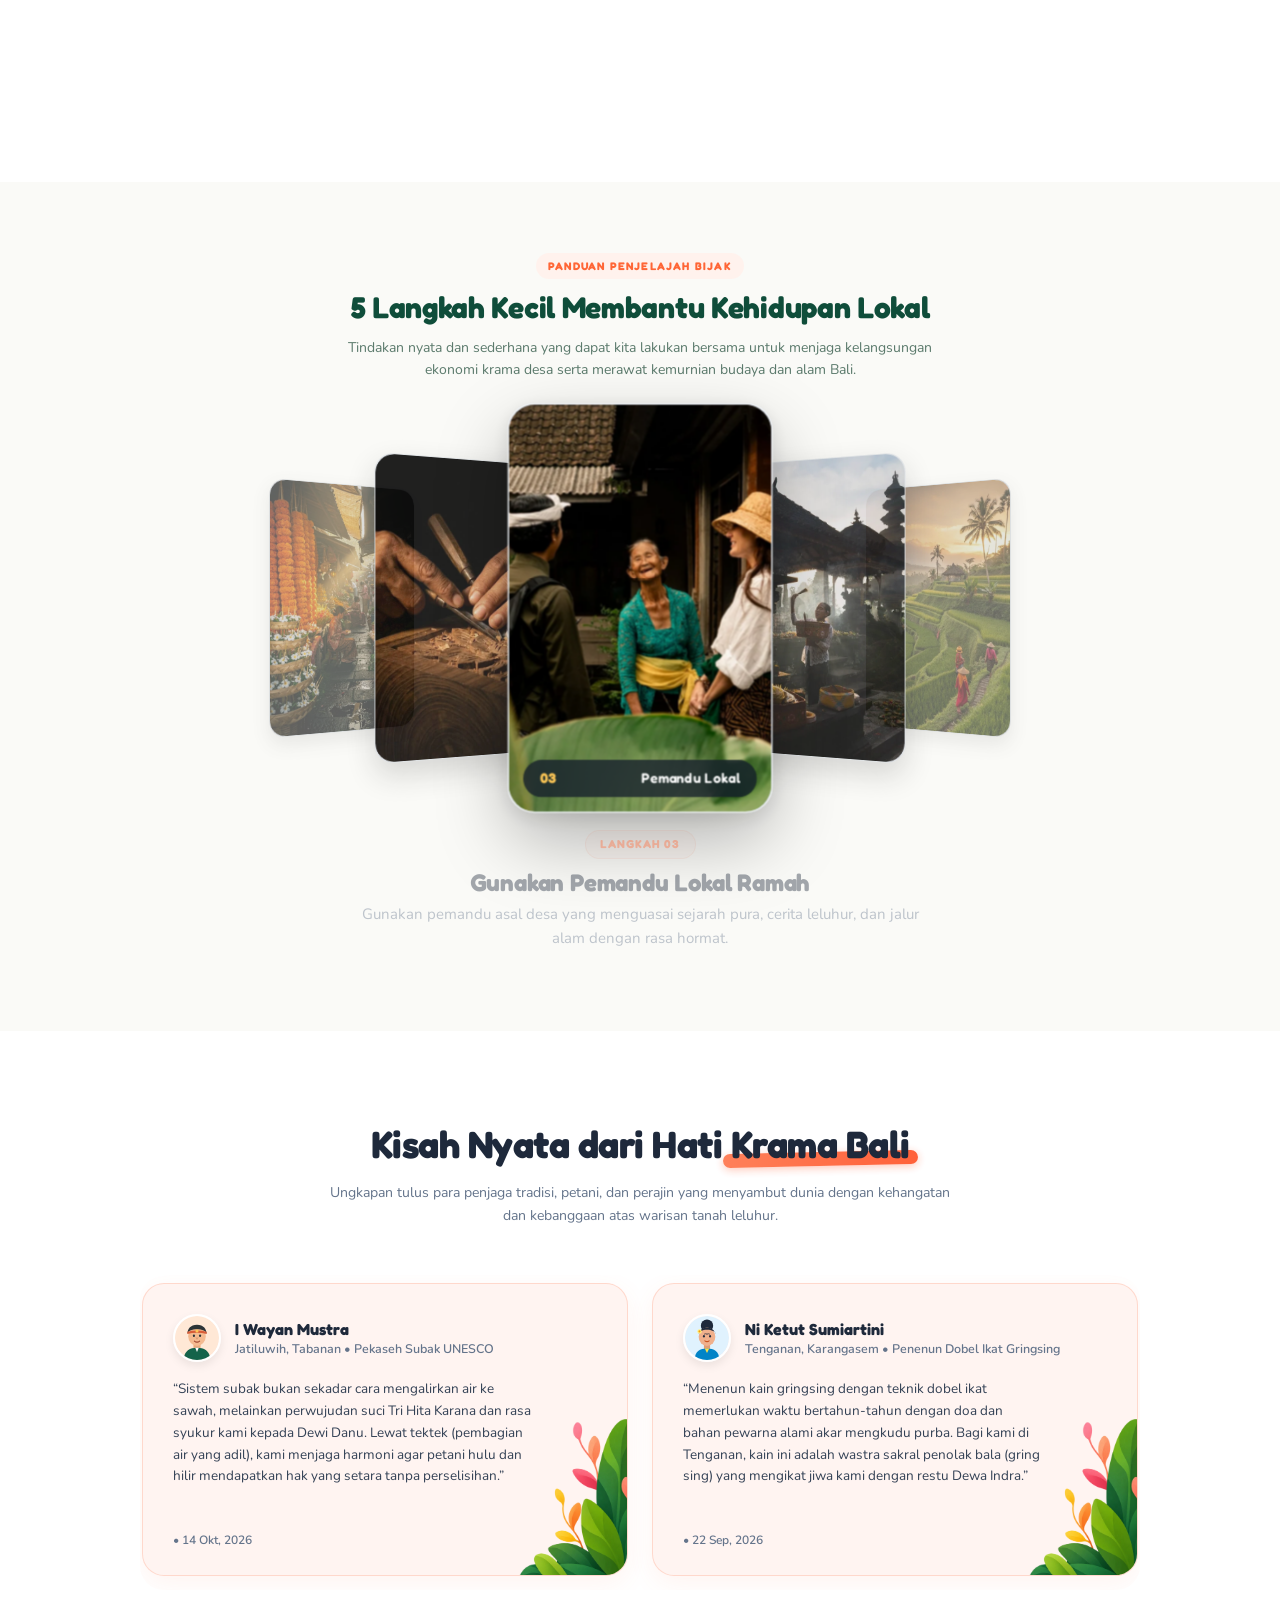
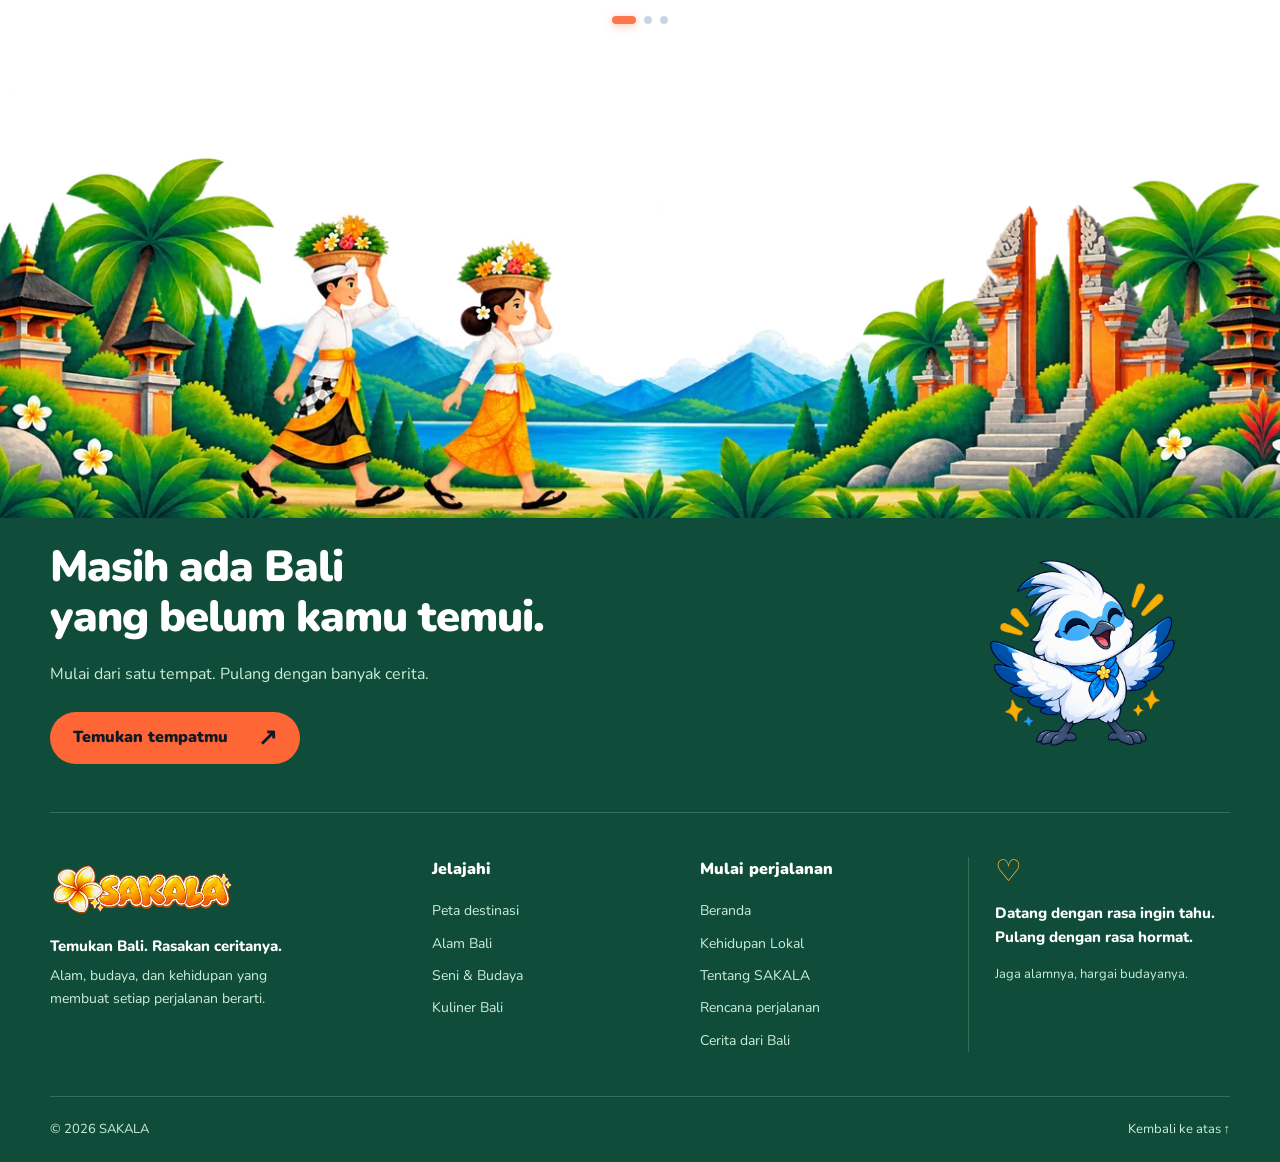
<file: kehidupan-lokal.html>
<!DOCTYPE html>
<html lang="id" class="page-kehidupan-lokal">
<head>
  <meta charset="utf-8">
  <meta name="viewport" content="width=device-width, initial-scale=1, viewport-fit=cover">
  <title>Kehidupan Lokal Bali : Mengenal Bali dari Kehidupan Masyarakatnya | SAKALA</title>
  <meta name="description" content="Menyelami kehidupan masyarakat Bali: kehidupan desa, pasar tradisional, petani subak, perajin UMKM, banjar, dan cara mendukung usaha lokal.">

  <link rel="preconnect" href="https://fonts.googleapis.com">
  <link rel="preconnect" href="https://fonts.gstatic.com" crossorigin>
  <link href="https://fonts.googleapis.com/css2?family=Fredoka:wght@400;500;600;700&family=Nunito:wght@400;500;600;700;800;900&family=Plus+Jakarta+Sans:wght@600;700;800&display=swap" rel="stylesheet">

  <link rel="stylesheet" href="css/style.css?v=8.0">
  <link rel="stylesheet" href="css/kehidupan-lokal.css?v=23.0">
<link rel="stylesheet" href="css/fonts.css">
<link rel="stylesheet" href="css/tokens.css">
<link rel="stylesheet" href="css/navigation.css">
<link rel="stylesheet" href="css/footer.css">
<link rel="stylesheet" href="css/layout.css">
<link rel="stylesheet" href="css/editorial-layout.css">
<link rel="icon" href="assets/images/logos/sakala-flower.webp">
</head>
<body data-site-page="kehidupan-lokal" class="page-kehidupan-lokal">

  <div class="site-navigation">
      <nav class="pill-nav" aria-label="Navigasi utama">
        <a class="site-brand" href="index.html" aria-label="SAKALA, beranda"
          ><img
            class="site-logo"
            src="assets/images/logos/sakala-logo.webp"
            alt="SAKALA"
            width="2120"
            height="740"
        /></a>
        <ul class="nav-links" id="site-nav-links"><li><a href="index.html">Beranda</a></li><li><a href="destinasi.html#hero">Destinasi</a></li><li><a href="alam-bali.html">Alam Bali</a></li><li><a href="art.html">Seni & Budaya</a></li><li><a href="taste.html">Kuliner Bali</a></li><li><a href="kehidupan-lokal.html" class="pill-active" aria-current="page">Kehidupan Lokal</a></li><li><a href="cerita-bali.html">Cerita Bali</a></li><li><a href="tentang.html">Tentang</a></li></ul>
        <div class="nav-cta">
          <a class="btn-orange-pill" href="destinasi.html#rencana">Rencanakan trip</a
          ><button
            class="menu-toggle"
            type="button"
            aria-controls="site-nav-links"
            aria-expanded="false"
            aria-label="Buka menu"
          >
            ☰
          </button>
        </div>
      </nav>
    </div>

  <section class="kl-hero-section">

    <div class="kl-hero-bg-backdrop" aria-hidden="true">
      <img src="assets/editorial/kehidupan-lokal/hero-kehidupan-lokal-panorama.webp?v=4.0" alt="Pemandangan Alam dan Kehidupan Lokal Bali" class="kl-hero-bg-img" width="1024" height="442" loading="eager">
    </div>

    <div class="kl-hero-arc-line" aria-hidden="true"></div>

    <div class="kl-floating-badge badge-pos-1">
      <div class="badge-icon">🌾</div>
      <span>Petani Subak</span>
    </div>
    <div class="kl-floating-badge badge-pos-2">
      <div class="badge-icon">🏺</div>
      <span>Perajin Seni</span>
    </div>
    <div class="kl-floating-badge badge-pos-3">
      <div class="badge-icon">🌸</div>
      <span>Canang &amp; Doa</span>
    </div>
    <div class="kl-floating-badge badge-pos-4">
      <div class="badge-icon">🧺</div>
      <span>Pasar Pagi</span>
    </div>
    <div class="kl-floating-badge badge-pos-5">
      <div class="badge-icon">🏛️</div>
      <span>Bale Banjar</span>
    </div>

    <div class="kl-hero-container">
      <h1 class="kl-hero-title">
        Kehidupan Lokal Bali<br>
        <span class="kl-hero-subhead">Mengenal Bali dari Kehidupan Masyarakatnya</span>
      </h1>

      <p class="kl-hero-desc">
        Menyelami kehangatan gotong royong, kearifan desa adat, dan ketulusan tradisi yang menjaga denyut jiwa Pulau Dewata tetap lestari.
      </p>

      <div class="kl-hero-actions">
        <a href="#pilar-kehidupan" class="kl-btn-dark-pill">
          <span>Jelajahi Cerita Warga</span>
          <svg width="18" height="18" viewBox="0 0 24 24" fill="none" stroke="currentColor" stroke-width="2.5"><polyline points="9 18 15 12 9 6"></polyline></svg>
        </a>
      </div>
    </div>
  </section>

  <section class="kl-partner-strip">
    <div class="wrap">
      <div class="kl-partner-label">Komunitas &amp; Desa Adat Terhubung di SAKALA</div>
      <div class="kl-partner-badges">
        <div class="kl-partner-row row-top">
          <div class="kl-partner-item"><span>🏡</span> Desa Adat Penglipuran</div>
          <div class="kl-partner-item"><span>🌾</span> Subak Jatiluwih UNESCO</div>
          <div class="kl-partner-item"><span>🪵</span> Komunitas Pematung Batubulan</div>
        </div>
        <div class="kl-partner-row row-bottom">
          <div class="kl-partner-item"><span>🧵</span> Tenun Tradisional Tenganan</div>
          <div class="kl-partner-item"><span>🧺</span> Pasar Tradisional Kumbasari</div>
        </div>
      </div>
    </div>
  </section>

  <section class="kl-pillars-section" id="pilar-kehidupan">
    <div class="wrap">
      <div class="kl-section-header">
        <span class="kl-section-badge">BUKU CERITA BERGAMBAR SAKALA</span>
        <h2 class="kl-section-title">Keseharian &amp; Harmoni Masyarakat Bali</h2>
        <p class="kl-section-subtitle">
          Buka lembaran kisah hidup masyarakat Bali laksana buku cerita yang hidup. Menyusuri kidung fajar, kehangatan lorong desa adat, ketulusan gotong royong, gema bale banjar, hingga tangga zamrud subak. Klik kartu untuk membuka bab cerita dan galeri foto.
        </p>
      </div>

      <div class="kl-carousel-outer">
        <button type="button" class="kl-carousel-arrow arrow-prev" onclick="slideKlStory(-1)" aria-label="Bab Sebelumnya">
          <svg width="22" height="22" viewBox="0 0 24 24" fill="none" stroke="currentColor" stroke-width="2.5"><polyline points="15 18 9 12 15 6"></polyline></svg>
        </button>

        <div class="kl-carousel-viewport" id="klCarouselViewport">
          <div class="kl-carousel-track" id="klCarouselTrack">

            <article class="kl-pillar-card" data-story-id="pilar1" data-story-index="0" onclick="openStoryModal('pilar1')">
              <div class="kl-card-img-wrap">
                <img src="assets/editorial/kehidupan-lokal/cerita-bab1-fajar-doa.webp" alt="Aktivitas Sehari-hari Krama Bali - Kidung Fajar di Ufuk Desa" class="kl-card-img" style="object-position: center 68%;" loading="lazy">
                <span class="kl-card-badge">Bab I · Fajar &amp; Doa</span>
              </div>
              <div class="kl-card-body">
                <span class="kl-card-num">BAB 1 DARI 5</span>
                <h3 class="kl-card-title">Kidung Fajar di Ufuk Desa</h3>
                <p class="kl-card-desc">
                  Aroma dupa cendana, tetesan tirta suci, dan ketulusan sesaji canang sari mengawali denyut fajar krama di pasar rakyat desa.
                </p>
                <button type="button" class="kl-card-btn">
                  <span>Buka Bab Cerita &amp; Galeri</span>
                  <svg viewBox="0 0 24 24" fill="none" stroke-width="2.5"><polyline points="9 18 15 12 9 6"></polyline></svg>
                </button>
              </div>
            </article>

            <article class="kl-pillar-card" data-story-id="pilar2" data-story-index="1" onclick="openStoryModal('pilar2')">
              <div class="kl-card-img-wrap">
                <img src="assets/editorial/kehidupan-lokal/cerita-bab2-angkul-angkul.webp" alt="Kehidupan Desa Adat Bali - Hangatnya Angkul-Angkul" class="kl-card-img" style="object-position: center center;" loading="lazy">
                <span class="kl-card-badge">Bab II · Ruang Bersama</span>
              </div>
              <div class="kl-card-body">
                <span class="kl-card-num">BAB 2 DARI 5</span>
                <h3 class="kl-card-title">Hangatnya Angkul-Angkul</h3>
                <p class="kl-card-desc">
                  Kearifan pintu gerbang bata merah tanpa kunci rapat, merawat kehangatan dan rasa aman persaudaraan antar-keluarga desa.
                </p>
                <button type="button" class="kl-card-btn">
                  <span>Buka Bab Cerita &amp; Galeri</span>
                  <svg viewBox="0 0 24 24" fill="none" stroke-width="2.5"><polyline points="9 18 15 12 9 6"></polyline></svg>
                </button>
              </div>
            </article>

            <article class="kl-pillar-card" data-story-id="pilar3" data-story-index="2" onclick="openStoryModal('pilar3')">
              <div class="kl-card-img-wrap">
                <img src="assets/editorial/kehidupan-lokal/cerita-bab3-jiwa-ngayah.webp" alt="Kebersamaan Masyarakat &amp; Gotong Royong - Ketulusan Jiwa Ngayah" class="kl-card-img" style="object-position: center 48%;" loading="lazy">
                <span class="kl-card-badge">Bab III · Gotong Royong</span>
              </div>
              <div class="kl-card-body">
                <span class="kl-card-num">BAB 3 DARI 5</span>
                <h3 class="kl-card-title">Ketulusan Jiwa Ngayah</h3>
                <p class="kl-card-desc">
                  Keajaiban gotong royong tulus tanpa pamrih, menyatukan ribuan tangan krama menyambut piodalan agung dengan sukacita.
                </p>
                <button type="button" class="kl-card-btn">
                  <span>Buka Bab Cerita &amp; Galeri</span>
                  <svg viewBox="0 0 24 24" fill="none" stroke-width="2.5"><polyline points="9 18 15 12 9 6"></polyline></svg>
                </button>
              </div>
            </article>

            <article class="kl-pillar-card" data-story-id="pilar4" data-story-index="3" onclick="openStoryModal('pilar4')">
              <div class="kl-card-img-wrap">
                <img src="assets/editorial/kehidupan-lokal/cerita-bab4-bale-banjar.webp?v=2" alt="Kehidupan Banjar Bali - Gema Kulkul Bale Banjar" class="kl-card-img" style="object-position: center 50%;" loading="lazy">
                <span class="kl-card-badge">Bab IV · Jantung Komunitas</span>
              </div>
              <div class="kl-card-body">
                <span class="kl-card-num">BAB 4 DARI 5</span>
                <h3 class="kl-card-title">Gema Kulkul Bale Banjar</h3>
                <p class="kl-card-desc">
                  Ketukan kayu kulkul pemersatu warga—pusat musyawarah mufakat, sanggar seni tari, dan denyut solidaritas komunitas.
                </p>
                <button type="button" class="kl-card-btn">
                  <span>Buka Bab Cerita &amp; Galeri</span>
                  <svg viewBox="0 0 24 24" fill="none" stroke-width="2.5"><polyline points="9 18 15 12 9 6"></polyline></svg>
                </button>
              </div>
            </article>

            <article class="kl-pillar-card" data-story-id="pilar5" data-story-index="4" onclick="openStoryModal('pilar5')">
              <div class="kl-card-img-wrap">
                <img src="assets/editorial/kehidupan-lokal/cerita-bab5-zamrud-subak.webp?v=2" alt="Harmoni dengan Alam dan Subak - Keadilan Zamrud Subak" class="kl-card-img" style="object-position: center center;" loading="lazy">
                <span class="kl-card-badge">Bab V · Tri Hita Karana</span>
              </div>
              <div class="kl-card-body">
                <span class="kl-card-num">BAB 5 DARI 5</span>
                <h3 class="kl-card-title">Keadilan Zamrud Subak</h3>
                <p class="kl-card-desc">
                  Harmoni seribu tahun irigasi warisan UNESCO—keadilan pembagian air berkat restu Dewi Danu dan filosofi Tri Hita Karana.
                </p>
                <button type="button" class="kl-card-btn">
                  <span>Buka Bab Cerita &amp; Galeri</span>
                  <svg viewBox="0 0 24 24" fill="none" stroke-width="2.5"><polyline points="9 18 15 12 9 6"></polyline></svg>
                </button>
              </div>
            </article>

          </div>
        </div>

        <button type="button" class="kl-carousel-arrow arrow-next" onclick="slideKlStory(1)" aria-label="Bab Berikutnya">
          <svg width="22" height="22" viewBox="0 0 24 24" fill="none" stroke="currentColor" stroke-width="2.5"><polyline points="9 18 15 12 9 6"></polyline></svg>
        </button>
      </div>

      <div class="kl-carousel-pagination">
        <div class="kl-carousel-dots" id="klCarouselDots">
          <button type="button" class="kl-dot active" onclick="goToKlStory(0)" aria-label="Bab 1"></button>
          <button type="button" class="kl-dot" onclick="goToKlStory(1)" aria-label="Bab 2"></button>
          <button type="button" class="kl-dot" onclick="goToKlStory(2)" aria-label="Bab 3"></button>
          <button type="button" class="kl-dot" onclick="goToKlStory(3)" aria-label="Bab 4"></button>
          <button type="button" class="kl-dot" onclick="goToKlStory(4)" aria-label="Bab 5"></button>
        </div>
        <div class="kl-carousel-counter">
          Menampilkan Bab <span id="klActiveStoryNum">1</span> dari 5
        </div>
      </div>
    </div>
  </section>

  <section class="kl-focus-section" id="fokus-komunitas">

    <div class="kl-focus-leaf-edge leaf-edge-left reveal-on-scroll fade-left" aria-hidden="true">
      <img src="assets/editorial/kehidupan-lokal/daun-bali-kiri.webp" alt="Ilustrasi Daun Tropis Bali Kiri" class="kl-focus-leaf-img" loading="lazy">
    </div>

    <div class="kl-focus-leaf-edge leaf-edge-right reveal-on-scroll fade-right" aria-hidden="true">
      <img src="assets/editorial/kehidupan-lokal/daun-bali-kanan.webp" alt="Ilustrasi Daun Tropis Bali Kanan" class="kl-focus-leaf-img" loading="lazy">
    </div>

    <div class="wrap">

      <div class="kl-focus-header reveal-on-scroll fade-up">
        <span class="kl-section-badge">FOKUS KOMUNITAS LOKAL</span>
        <h2 class="kl-focus-title">Menyelami Jiwa Krama Bali yang Sesungguhnya</h2>
        <p class="kl-focus-subtitle">
          Denyut sejati Bali hidup dalam ketulusan krama desa yang bersatu merawat peradaban luhur, menjaga tanah pusaka, dan menghidupkan tradisi turun-temurun.
        </p>
      </div>

      <div class="kl-focus-wrapper">

        <span class="kl-focus-sparkle sparkle-top-left" aria-hidden="true">✦</span>
        <span class="kl-focus-sparkle sparkle-top-right" aria-hidden="true">✦</span>
        <span class="kl-focus-sparkle sparkle-mid-right" aria-hidden="true">✦</span>

        <div class="kl-focus-row-top">

          <div class="kl-focus-card reveal-on-scroll fade-up stagger-1">
            <div class="kl-focus-icon">
              <svg width="44" height="44" viewBox="0 0 48 48" fill="none">
                <circle cx="24" cy="24" r="23" fill="#FFF6ED" stroke="#FDBA74" stroke-width="1.5"/>
                <path d="M16 34C16 28 20 24 24 24C28 24 32 28 32 34" stroke="#D97706" stroke-width="2" stroke-linecap="round"/>
                <path d="M24 14V24" stroke="#D97706" stroke-width="2" stroke-linecap="round"/>
                <path d="M24 16C26.5 13.5 29.5 13 31 14C31 16 30 18.5 24 19" fill="#FDE68A" stroke="#D97706" stroke-width="1.5"/>
                <path d="M24 20C21.5 17.5 18.5 17 17 18C17 20 18 22.5 24 23" fill="#FDE68A" stroke="#D97706" stroke-width="1.5"/>
                <path d="M12 36H36" stroke="#B45309" stroke-width="2" stroke-linecap="round"/>
              </svg>
            </div>
            <h3 class="kl-focus-card-title">Petani &amp; Subak</h3>
            <p class="kl-focus-card-desc">
              Sistem irigasi demokratis warisan leluhur yang menjaga kedaulatan pangan pulau dan keharmonisan semesta Tri Hita Karana.
            </p>
          </div>

          <div class="kl-focus-card reveal-on-scroll fade-up stagger-2">
            <div class="kl-focus-icon">
              <svg width="44" height="44" viewBox="0 0 48 48" fill="none">
                <circle cx="24" cy="24" r="23" fill="#FFF1F2" stroke="#FECDD3" stroke-width="1.5"/>
                <path d="M20 15H28C29.5 15 31 16.5 31 18C31 22 34 24 34 28C34 32.4 30.4 35 26 35H22C17.6 35 14 32.4 14 28C14 24 17 22 17 18C17 16.5 18.5 15 20 15Z" fill="#FFE4E6" stroke="#E11D48" stroke-width="2" stroke-linejoin="round"/>
                <path d="M19 15V13C19 12.4 19.4 12 20 12H28C28.6 12 29 12.4 29 13V15" stroke="#E11D48" stroke-width="1.8" stroke-linecap="round"/>
                <path d="M19 26C21 27.5 27 27.5 29 26" stroke="#E11D48" stroke-width="1.8" stroke-linecap="round"/>
              </svg>
            </div>
            <h3 class="kl-focus-card-title">Perajin Tradisional &amp; UMKM</h3>
            <p class="kl-focus-card-desc">
              Mahakarya tenun dobel ikat gringsing, seni ukir kayu garuda, anyaman bambu, dan gerabah rumahan warisan lintas generasi.
            </p>
          </div>

          <div class="kl-focus-card reveal-on-scroll fade-up stagger-3">
            <div class="kl-focus-icon">
              <svg width="44" height="44" viewBox="0 0 48 48" fill="none">
                <circle cx="24" cy="24" r="23" fill="#F0FDF4" stroke="#BBF7D0" stroke-width="1.5"/>
                <path d="M16 23C16 19 19.5 15 24 15C28.5 15 32 19 32 23" stroke="#16A34A" stroke-width="2" stroke-linecap="round"/>
                <path d="M13 23H35L33 34C32.8 35.1 31.9 36 30.8 36H17.2C16.1 36 15.2 35.1 15 34L13 23Z" fill="#DCFCE7" stroke="#16A34A" stroke-width="2" stroke-linejoin="round"/>
                <path d="M19 23V36" stroke="#16A34A" stroke-width="1.5" stroke-linecap="round"/>
                <path d="M29 23V36" stroke="#16A34A" stroke-width="1.5" stroke-linecap="round"/>
              </svg>
            </div>
            <h3 class="kl-focus-card-title">Pasar Tradisional &amp; Pedagang</h3>
            <p class="kl-focus-card-desc">
              Denyut ekonomi rakyat sejak fajar menyajikan rempah segar, bunga persembahan canang, dan keramahan senyum tulus.
            </p>
          </div>

        </div>

        <div class="kl-focus-row-bottom">
          <div class="kl-focus-card kl-focus-card-center reveal-on-scroll fade-up stagger-4">
            <div class="kl-focus-icon">
              <svg width="44" height="44" viewBox="0 0 48 48" fill="none">
                <circle cx="24" cy="24" r="23" fill="#F0F9FF" stroke="#BAE6FD" stroke-width="1.5"/>
                <path d="M12 21L24 13L36 21" stroke="#0284C7" stroke-width="2" stroke-linecap="round" stroke-linejoin="round"/>
                <path d="M16 19V34M32 19V34M24 16V34" stroke="#0284C7" stroke-width="1.8" stroke-linecap="round"/>
                <path d="M12 34H36" stroke="#0284C7" stroke-width="2.2" stroke-linecap="round"/>
                <circle cx="24" cy="24" r="2" fill="#38BDF8"/>
              </svg>
            </div>
            <h3 class="kl-focus-card-title">Banjar &amp; Komunitas</h3>
            <p class="kl-focus-card-desc">
              Wadah musyawarah warga adat, ketulusan gotong royong ngayah, dan sanggar pelestari kidung gamelan leluhur.
            </p>
            <div class="kl-focus-actions">
              <a href="#sentra-perajin" class="kl-btn-terracotta">
                <span>Kunjungi Sentra Perajin</span>
                <svg width="18" height="18" viewBox="0 0 24 24" fill="none" stroke="currentColor" stroke-width="2.5"><polyline points="9 18 15 12 9 6"></polyline></svg>
              </a>
              <a href="#suara-krama" class="kl-btn-soft-pill">
                <span>Dengarkan Suara Krama</span>
              </a>
            </div>
          </div>
        </div>

      </div>
    </div>
  </section>

  <section class="kl-artisans-section" id="sentra-perajin">
    <div class="wrap">
      <div class="kl-section-header">
        <span class="kl-section-badge">DIREKTORI PERAJIN TRADISIONAL &amp; UMKM BALI</span>
        <h2 class="kl-section-title">Sentra Seni Kriya Warisan Turun-Temurun</h2>
        <p class="kl-section-subtitle">
          Kunjungi langsung bengkel seni, sanggar tenun, dan studio pahat kayu milik warga desa. Gunakan tautan Google Maps untuk menemukan rute menuju sentra kerajinan otentik di Pulau Dewata.
        </p>
      </div>

      <div class="kl-artisans-grid">

        <article class="kl-artisan-card">
          <div class="artisan-img-wrap">
            <img src="assets/editorial/kehidupan-lokal/galeri-bab4-gamelan-banjar.webp" alt="Sentra Perhiasan Perak Celuk dan Pahat Batu Batubulan" class="artisan-img" loading="lazy">
            <span class="artisan-badge">Gianyar · Sentra Perak &amp; Pahat Batu</span>
          </div>
          <div class="artisan-body">
            <div class="artisan-tags">
              <span class="artisan-tag-item">Perhiasan Filigree</span>
              <span class="artisan-tag-item">Pahat Paras Cadas</span>
            </div>
            <h3 class="artisan-title">Desa Celuk &amp; Batubulan</h3>
            <p class="artisan-desc">
              Sentra perajin perak filigree sejak abad ke-19 dan pemahat batu paras cadas pembuat ornamen pura klasik.
            </p>
            <div class="artisan-highlight">
              <span class="highlight-icon">✨</span>
              <span>Teknik Kancana Murni &amp; Pahat Relief Cadas</span>
            </div>
            <a href="https://www.google.com/maps/search/?api=1&query=Desa+Celuk+Sukawati+Gianyar+Bali" target="_blank" rel="noopener noreferrer" class="kl-map-btn" title="Buka Lokasi Desa Celuk di Google Maps">
              <svg width="18" height="18" viewBox="0 0 24 24" fill="none" stroke="currentColor" stroke-width="2.2" stroke-linecap="round" stroke-linejoin="round">
                <path d="M21 10c0 7-9 13-9 13s-9-6-9-13a9 9 0 0 1 18 0z"></path>
                <circle cx="12" cy="10" r="3"></circle>
              </svg>
              <span>Lihat Lokasi di Google Maps</span>
              <svg width="14" height="14" viewBox="0 0 24 24" fill="none" stroke="currentColor" stroke-width="2.5"><line x1="7" y1="17" x2="17" y2="7"></line><polyline points="7 7 17 7 17 17"></polyline></svg>
            </a>
          </div>
        </article>

        <article class="kl-artisan-card">
          <div class="artisan-img-wrap">
            <img src="assets/editorial/kehidupan-lokal/sentra-ukir-kayu.webp?v=2.0" alt="Sentra Seni Ukir Kayu dan Topeng Desa Mas" class="artisan-img" loading="lazy">
            <span class="artisan-badge">Gianyar · Sentra Ukir Kayu &amp; Topeng</span>
          </div>
          <div class="artisan-body">
            <div class="artisan-tags">
              <span class="artisan-tag-item">Pahat Patung Kayu</span>
              <span class="artisan-tag-item">Topeng Barong Klasik</span>
            </div>
            <h3 class="artisan-title">Desa Mas &amp; Kawasan Ubud</h3>
            <p class="artisan-desc">
              Lorong wangi kayu cendana tempat berkumpulnya pemahat patung bertaraf dunia dan pembuat topeng Barong sakral.
            </p>
            <div class="artisan-highlight">
              <span class="highlight-icon">🪵</span>
              <span>Kayu Cendana, Suar &amp; Topeng Tradisi Sakral</span>
            </div>
            <a href="https://www.google.com/maps/search/?api=1&query=Desa+Mas+Ubud+Gianyar+Bali" target="_blank" rel="noopener noreferrer" class="kl-map-btn" title="Buka Lokasi Desa Mas di Google Maps">
              <svg width="18" height="18" viewBox="0 0 24 24" fill="none" stroke="currentColor" stroke-width="2.2" stroke-linecap="round" stroke-linejoin="round">
                <path d="M21 10c0 7-9 13-9 13s-9-6-9-13a9 9 0 0 1 18 0z"></path>
                <circle cx="12" cy="10" r="3"></circle>
              </svg>
              <span>Lihat Lokasi di Google Maps</span>
              <svg width="14" height="14" viewBox="0 0 24 24" fill="none" stroke="currentColor" stroke-width="2.5"><line x1="7" y1="17" x2="17" y2="7"></line><polyline points="7 7 17 7 17 17"></polyline></svg>
            </a>
          </div>
        </article>

        <article class="kl-artisan-card">
          <div class="artisan-img-wrap">
            <img src="assets/eksplorasi/budaya/kain_gringsing.webp" alt="Sentra Tenun Dobel Ikat Gringsing Tenganan" class="artisan-img" loading="lazy">
            <span class="artisan-badge">Karangasem · Tenun Gringsing Langka</span>
          </div>
          <div class="artisan-body">
            <div class="artisan-tags">
              <span class="artisan-tag-item">Tenun Dobel Ikat</span>
              <span class="artisan-tag-item">Pewarna Alami Purba</span>
            </div>
            <h3 class="artisan-title">Desa Tenganan Pegringsingan</h3>
            <p class="artisan-desc">
              Desa Bali Aga pembuat kain tenun dobel ikat langka di dunia dengan pewarna alami akar mengkudu purba.
            </p>
            <div class="artisan-highlight">
              <span class="highlight-icon">🧵</span>
              <span>Warisan Budaya Kuno Bali Aga yang Dilindungi</span>
            </div>
            <a href="https://www.google.com/maps/search/?api=1&query=Desa+Tenganan+Pegringsingan+Karangasem+Bali" target="_blank" rel="noopener noreferrer" class="kl-map-btn" title="Buka Lokasi Desa Tenganan di Google Maps">
              <svg width="18" height="18" viewBox="0 0 24 24" fill="none" stroke="currentColor" stroke-width="2.2" stroke-linecap="round" stroke-linejoin="round">
                <path d="M21 10c0 7-9 13-9 13s-9-6-9-13a9 9 0 0 1 18 0z"></path>
                <circle cx="12" cy="10" r="3"></circle>
              </svg>
              <span>Lihat Lokasi di Google Maps</span>
              <svg width="14" height="14" viewBox="0 0 24 24" fill="none" stroke="currentColor" stroke-width="2.5"><line x1="7" y1="17" x2="17" y2="7"></line><polyline points="7 7 17 7 17 17"></polyline></svg>
            </a>
          </div>
        </article>

        <article class="kl-artisan-card">
          <div class="artisan-img-wrap">
            <img src="assets/eksplorasi/budaya/kain_endek.jpg" alt="Sentra Tenun Endek dan Songket Sutra Sidemen" class="artisan-img" loading="lazy">
            <span class="artisan-badge">Karangasem · Tenun Endek &amp; Songket</span>
          </div>
          <div class="artisan-body">
            <div class="artisan-tags">
              <span class="artisan-tag-item">Tenun Endek Mastuli</span>
              <span class="artisan-tag-item">Songket Benang Emas</span>
            </div>
            <h3 class="artisan-title">Desa Sidemen</h3>
            <p class="artisan-desc">
              Lembah asri penghasil tenun endek halus dan songket benang emas berlatar panorama Gunung Agung.
            </p>
            <div class="artisan-highlight">
              <span class="highlight-icon">🌿</span>
              <span>Pewarna Alami Daun Tarum &amp; Sutra Bernilai Seni</span>
            </div>
            <a href="https://www.google.com/maps/search/?api=1&query=Desa+Sidemen+Karangasem+Bali" target="_blank" rel="noopener noreferrer" class="kl-map-btn" title="Buka Lokasi Desa Sidemen di Google Maps">
              <svg width="18" height="18" viewBox="0 0 24 24" fill="none" stroke="currentColor" stroke-width="2.2" stroke-linecap="round" stroke-linejoin="round">
                <path d="M21 10c0 7-9 13-9 13s-9-6-9-13a9 9 0 0 1 18 0z"></path>
                <circle cx="12" cy="10" r="3"></circle>
              </svg>
              <span>Lihat Lokasi di Google Maps</span>
              <svg width="14" height="14" viewBox="0 0 24 24" fill="none" stroke="currentColor" stroke-width="2.5"><line x1="7" y1="17" x2="17" y2="7"></line><polyline points="7 7 17 7 17 17"></polyline></svg>
            </a>
          </div>
        </article>

      </div>
    </div>
  </section>

  <section class="kl-support-section" id="cara-mendukung">
    <div class="wrap">
      <div class="kl-section-header">
        <span class="kl-section-badge">PANDUAN PENJELAJAH BIJAK</span>
        <h2 class="kl-section-title">5 Langkah Kecil Membantu Kehidupan Lokal</h2>
        <p class="kl-section-subtitle">
          Tindakan nyata dan sederhana yang dapat kita lakukan bersama untuk menjaga kelangsungan ekonomi krama desa serta merawat kemurnian budaya dan alam Bali.
        </p>
      </div>

      <div class="kl-coverflow-wrapper">

        <div class="kl-coverflow-stage" id="klCoverflowStage">
          <div class="kl-coverflow-track" id="klCoverflowTrack">

            <div class="kl-coverflow-card" data-index="0" onclick="selectCoverflowStep(0)" role="button" tabindex="0" aria-label="Langkah 1: Belanja di Pasar Tradisional">
              <div class="kl-coverflow-card-inner">
                <img src="assets/editorial/kehidupan-lokal/galeri-bab1-pasar-subuh.webp?v=2.0" alt="Belanja di Pasar Tradisional Bali" class="kl-coverflow-img" loading="lazy">
                <div class="kl-coverflow-card-badge">
                  <span class="step-badge-num">01</span>
                  <span class="step-badge-text">Pasar Tradisional</span>
                </div>
              </div>
            </div>

            <div class="kl-coverflow-card" data-index="1" onclick="selectCoverflowStep(1)" role="button" tabindex="0" aria-label="Langkah 2: Beli Karya Perajin & UMKM">
              <div class="kl-coverflow-card-inner">
                <img src="assets/editorial/kehidupan-lokal/langkah-2-perajin.webp?v=3.0" alt="Beli Karya Perajin & UMKM Desa" class="kl-coverflow-img" loading="lazy">
                <div class="kl-coverflow-card-badge">
                  <span class="step-badge-num">02</span>
                  <span class="step-badge-text">Karya Perajin</span>
                </div>
              </div>
            </div>

            <div class="kl-coverflow-card" data-index="2" onclick="selectCoverflowStep(2)" role="button" tabindex="0" aria-label="Langkah 3: Gunakan Pemandu Lokal Ramah">
              <div class="kl-coverflow-card-inner">
                <img src="assets/editorial/kehidupan-lokal/langkah-3-guide.webp?v=4.0" alt="Gunakan Pemandu Lokal Ramah" class="kl-coverflow-img" loading="lazy">
                <div class="kl-coverflow-card-badge">
                  <span class="step-badge-num">03</span>
                  <span class="step-badge-text">Pemandu Lokal</span>
                </div>
              </div>
            </div>

            <div class="kl-coverflow-card" data-index="3" onclick="selectCoverflowStep(3)" role="button" tabindex="0" aria-label="Langkah 4: Hargai Adat & Tata Krama">
              <div class="kl-coverflow-card-inner">
                <img src="assets/editorial/kehidupan-lokal/galeri-bab1-canang-sari.webp?v=2.0" alt="Hargai Adat & Tata Krama" class="kl-coverflow-img" loading="lazy">
                <div class="kl-coverflow-card-badge">
                  <span class="step-badge-num">04</span>
                  <span class="step-badge-text">Tata Krama Adat</span>
                </div>
              </div>
            </div>

            <div class="kl-coverflow-card" data-index="4" onclick="selectCoverflowStep(4)" role="button" tabindex="0" aria-label="Langkah 5: Jaga Kebersihan Palemahan Subak">
              <div class="kl-coverflow-card-inner">
                <img src="assets/editorial/kehidupan-lokal/galeri-bab5-terasering-subak.webp?v=2.0" alt="Jaga Kebersihan Palemahan Subak" class="kl-coverflow-img" loading="lazy">
                <div class="kl-coverflow-card-badge">
                  <span class="step-badge-num">05</span>
                  <span class="step-badge-text">Lestari Palemahan</span>
                </div>
              </div>
            </div>
          </div>
        </div>

        <div class="kl-coverflow-info" id="klCoverflowInfo">
          <span class="kl-coverflow-step-num" id="klCoverflowStepNum">LANGKAH 03</span>
          <h3 class="kl-coverflow-title" id="klCoverflowTitle">Gunakan Pemandu Lokal Ramah</h3>
          <p class="kl-coverflow-desc" id="klCoverflowDesc">
            Gunakan pemandu asal desa yang menguasai sejarah pura, cerita leluhur, dan jalur alam dengan rasa hormat.
          </p>
        </div>
      </div>
    </div>
  </section>

  <section class="kl-reviews-section" id="suara-krama">
    <div class="wrap">
      <div class="kl-reviews-header">
        <h2 class="kl-reviews-title">
          Kisah Nyata dari Hati <span class="kl-brush-highlight">Krama Bali</span>
        </h2>
        <p class="kl-reviews-subtitle">
          Ungkapan tulus para penjaga tradisi, petani, dan perajin yang menyambut dunia dengan kehangatan dan kebanggaan atas warisan tanah leluhur.
        </p>
      </div>

      <div class="kl-reviews-slider-wrap">
        <div class="kl-reviews-viewport" id="klReviewsViewport">
          <div class="kl-reviews-track" id="klReviewsTrack">

            <article class="kl-review-card">
              <div class="kl-review-header">
                <img src="assets/editorial/kehidupan-lokal/avatar-wayan.svg" alt="I Wayan Mustra" class="kl-review-avatar" width="48" height="48" loading="lazy">
                <div class="kl-review-meta">
                  <h3 class="kl-review-name">I Wayan Mustra</h3>
                  <p class="kl-review-role">Jatiluwih, Tabanan • Pekaseh Subak UNESCO</p>
                </div>
              </div>
              <blockquote class="kl-review-quote">
                “Sistem subak bukan sekadar cara mengalirkan air ke sawah, melainkan perwujudan suci Tri Hita Karana dan rasa syukur kami kepada Dewi Danu. Lewat tektek (pembagian air yang adil), kami menjaga harmoni agar petani hulu dan hilir mendapatkan hak yang setara tanpa perselisihan.”
              </blockquote>
              <div class="kl-review-footer">
                <span class="kl-review-date">• 14 Okt, 2026</span>
              </div>
              <img src="assets/editorial/kehidupan-lokal/elemen-daun-tanggapan.webp" alt="Dekorasi Daun" class="kl-review-leaf-decor" loading="lazy">
            </article>

            <article class="kl-review-card">
              <div class="kl-review-header">
                <img src="assets/editorial/kehidupan-lokal/avatar-murni.svg" alt="Ni Ketut Sumiartini" class="kl-review-avatar" width="48" height="48" loading="lazy">
                <div class="kl-review-meta">
                  <h3 class="kl-review-name">Ni Ketut Sumiartini</h3>
                  <p class="kl-review-role">Tenganan, Karangasem • Penenun Dobel Ikat Gringsing</p>
                </div>
              </div>
              <blockquote class="kl-review-quote">
                “Menenun kain gringsing dengan teknik dobel ikat memerlukan waktu bertahun-tahun dengan doa dan bahan pewarna alami akar mengkudu purba. Bagi kami di Tenganan, kain ini adalah wastra sakral penolak bala (gring sing) yang mengikat jiwa kami dengan restu Dewa Indra.”
              </blockquote>
              <div class="kl-review-footer">
                <span class="kl-review-date">• 22 Sep, 2026</span>
              </div>
              <img src="assets/editorial/kehidupan-lokal/elemen-daun-tanggapan.webp" alt="Dekorasi Daun" class="kl-review-leaf-decor" loading="lazy">
            </article>

            <article class="kl-review-card">
              <div class="kl-review-header">
                <img src="assets/editorial/kehidupan-lokal/avatar-arya.svg" alt="I Wayan Supat" class="kl-review-avatar" width="48" height="48" loading="lazy">
                <div class="kl-review-meta">
                  <h3 class="kl-review-name">I Wayan Supat</h3>
                  <p class="kl-review-role">Penglipuran, Bangli • Tokoh Adat &amp; Sesepuh Desa</p>
                </div>
              </div>
              <blockquote class="kl-review-quote">
                “Penglipuran lestari bukan karena mengejar pujian wisatawan, melainkan karena krama desa setia menjalankan awig-awig leluhur dan tata ruang Tri Mandala. Menjaga kebersihan desa dan ketulusan gotong royong adalah persembahan pengeling pura—penghormatan abadi bagi tanah leluhur kami.”
              </blockquote>
              <div class="kl-review-footer">
                <span class="kl-review-date">• 05 Okt, 2026</span>
              </div>
              <img src="assets/editorial/kehidupan-lokal/elemen-daun-tanggapan.webp" alt="Dekorasi Daun" class="kl-review-leaf-decor" loading="lazy">
            </article>

            <article class="kl-review-card">
              <div class="kl-review-header">
                <img src="assets/editorial/kehidupan-lokal/avatar-ada.svg" alt="I Made Ada" class="kl-review-avatar" width="48" height="48" loading="lazy">
                <div class="kl-review-meta">
                  <h3 class="kl-review-name">I Made Ada</h3>
                  <p class="kl-review-role">Pakudui, Tegalalang • Maestro Seni Ukir Garuda</p>
                </div>
              </div>
              <blockquote class="kl-review-quote">
                “Di setiap bilah kayu yang kami pahat, ada napas doa Tri Kaya Parisudha—berpikir, berkata, dan berbuat yang bajik. Memahat Garuda bukan sekadar membentuk rupa kayu, tetapi mengabadikan lambang kebajikan, pengorbanan, dan kesetiaan menjaga keseimbangan semesta.”
              </blockquote>
              <div class="kl-review-footer">
                <span class="kl-review-date">• 28 Okt, 2026</span>
              </div>
              <img src="assets/editorial/kehidupan-lokal/elemen-daun-tanggapan.webp" alt="Dekorasi Daun" class="kl-review-leaf-decor" loading="lazy">
            </article>

          </div>
        </div>

        <div class="kl-reviews-dots" id="klReviewsDots">
          <button type="button" class="kl-review-dot active" onclick="goToReviewSlide(0)" aria-label="Tanggapan 1 & 2"></button>
          <button type="button" class="kl-review-dot" onclick="goToReviewSlide(1)" aria-label="Tanggapan 2 & 3"></button>
          <button type="button" class="kl-review-dot" onclick="goToReviewSlide(2)" aria-label="Tanggapan 3 & 4"></button>
        </div>
      </div>
    </div>
  </section>

  <div class="footer-landscape-container" aria-hidden="true">
    <img src="assets/editorial/elemen-footer/elemen-footer-pura.webp?v=5.0" alt="Bali Temple Pathway with Offerings" class="footer-landscape-img" width="2172" height="674" loading="eager" decoding="async">
  </div>

  <footer class="sakala-footer" aria-label="Informasi dan navigasi SAKALA">
      <div class="sf-inner">
        <div class="sf-invitation">
          <div>
            <h2>Masih ada Bali<br />yang belum kamu temui.</h2>
            <p>Mulai dari satu tempat. Pulang dengan banyak cerita.</p>
            <a class="sf-explore" href="destinasi.html#hero"
              >Temukan tempatmu <span aria-hidden="true">↗</span></a
            >
          </div>
          <img
            class="sf-mascot"
            src="assets/images/mascots/mascot_happy.webp"
            alt="Kinara, maskot SAKALA, menyambut perjalananmu"
            width="1396"
            height="1134"
            loading="lazy"
          />
        </div>
        <div class="sf-directory">
          <div class="sf-brand">
            <a href="index.html" aria-label="SAKALA, beranda"
              ><img
                src="assets/images/logos/sakala-logo.webp"
                alt="SAKALA"
                width="2120"
                height="740"
                loading="lazy"
            /></a>
            <p>Temukan Bali. Rasakan ceritanya.</p>
            <span>Alam, budaya, dan kehidupan yang membuat setiap perjalanan berarti.</span>
          </div>
          <nav class="sf-links" aria-label="Jelajahi Bali">
            <h3>Jelajahi</h3>
            <a href="destinasi.html#hero">Peta destinasi</a
            ><a href="alam-bali.html">Alam Bali</a
            ><a href="art.html">Seni & Budaya</a
            ><a href="taste.html">Kuliner Bali</a>
          </nav>
          <nav class="sf-links" aria-label="Inspirasi perjalanan">
            <h3>Mulai perjalanan</h3><a href="index.html">Beranda</a><a href="kehidupan-lokal.html">Kehidupan Lokal</a><a href="tentang.html">Tentang SAKALA</a>
            <a href="destinasi.html#rencana">Rencana perjalanan</a
            ><a href="cerita-bali.html">Cerita dari Bali</a
            >
          </nav>
          <div class="sf-note">
            <span aria-hidden="true">♡</span>
            <p>Datang dengan rasa ingin tahu.<br />Pulang dengan rasa hormat.</p>
            <small>Jaga alamnya, hargai budayanya.</small>
          </div>
        </div>
        <div class="sf-bottom">
          <p>© 2026 SAKALA</p>
          <a href="#">Kembali ke atas <span aria-hidden="true">↑</span></a>
        </div>
      </div>
    </footer>

  <div class="kl-modal-overlay" id="klStoryModal" role="dialog" aria-modal="true" aria-labelledby="modalTitle">
    <div class="kl-modal-container">
      <button type="button" class="kl-modal-close-btn" onclick="closeStoryModal()" aria-label="Tutup Dialog Cerita">✕</button>

      <div class="kl-modal-hero-wrap">
        <img src="assets/editorial/kehidupan-lokal/kehidupan-lokal.webp" alt="Foto Cerita Kehidupan Lokal" id="modalHeroImg" class="kl-modal-hero-img">
        <div class="kl-modal-hero-badge">
          <span>📖</span>
          <span>Buku Cerita Bergambar SAKALA</span>
        </div>
      </div>

      <div class="kl-modal-content">

        <div class="kl-modal-header-meta">
          <span class="kl-modal-tag" id="modalTag">BAB I · KESEHARIAN KRAMA BALI</span>
          <h2 class="kl-modal-title" id="modalTitle">Kidung Fajar di Ufuk Desa</h2>
          <p class="kl-modal-subtitle" id="modalSubtitle">Menyapa Semesta dengan Persembahan Tulus Sebelum Dunia Terjaga</p>
        </div>

        <div class="kl-modal-map-action">
          <a href="#" target="_blank" rel="noopener noreferrer" class="kl-modal-map-btn" id="modalMapLink">
            <svg width="20" height="20" viewBox="0 0 24 24" fill="none" stroke="currentColor" stroke-width="2.2" stroke-linecap="round" stroke-linejoin="round">
              <path d="M21 10c0 7-9 13-9 13s-9-6-9-13a9 9 0 0 1 18 0z"></path>
              <circle cx="12" cy="10" r="3"></circle>
            </svg>
            <span>Kunjungi Lokasi Asli Bab Ini di Google Maps</span>
          </a>
        </div>

        <div class="kl-modal-gallery-section">
          <div class="gallery-section-heading">
            <span class="heading-icon">📷</span>
            <span>Galeri Lensa Kehidupan (Dokumentasi Lapangan)</span>
          </div>
          <div class="kl-modal-gallery-grid" id="modalGalleryWrap">

          </div>
        </div>

        <div class="kl-modal-quote-box" id="modalQuote">
          Kutipan krama lokal
        </div>

        <div class="kl-modal-body" id="modalBody">

        </div>

        <div class="kl-modal-tips-box">
          <h4>
            <span>🌿</span>
            <span>Etika &amp; Panduan Menghargai Tradisi Lokal</span>
          </h4>
          <ul id="modalTipsList">

          </ul>
        </div>

        <div class="kl-modal-footer">
          <button type="button" class="kl-modal-finish-btn" onclick="finishStoryChapter()" title="Tandai Selesai &amp; Raih Konfeti Penghargaan">
            <span class="btn-icon">🏆</span>
            <span class="btn-label">Selesai Membaca Bab &amp; Buka Penghargaan</span>
            <span class="btn-sparkle">✨</span>
          </button>
        </div>
      </div>
    </div>
  </div>

  <script src="js/main.js?v=5.0"></script>
  <script src="js/kehidupan-lokal.js?v=10.0"></script>
<script src="js/navigation.js" defer></script>
</body>
</html>
</file>
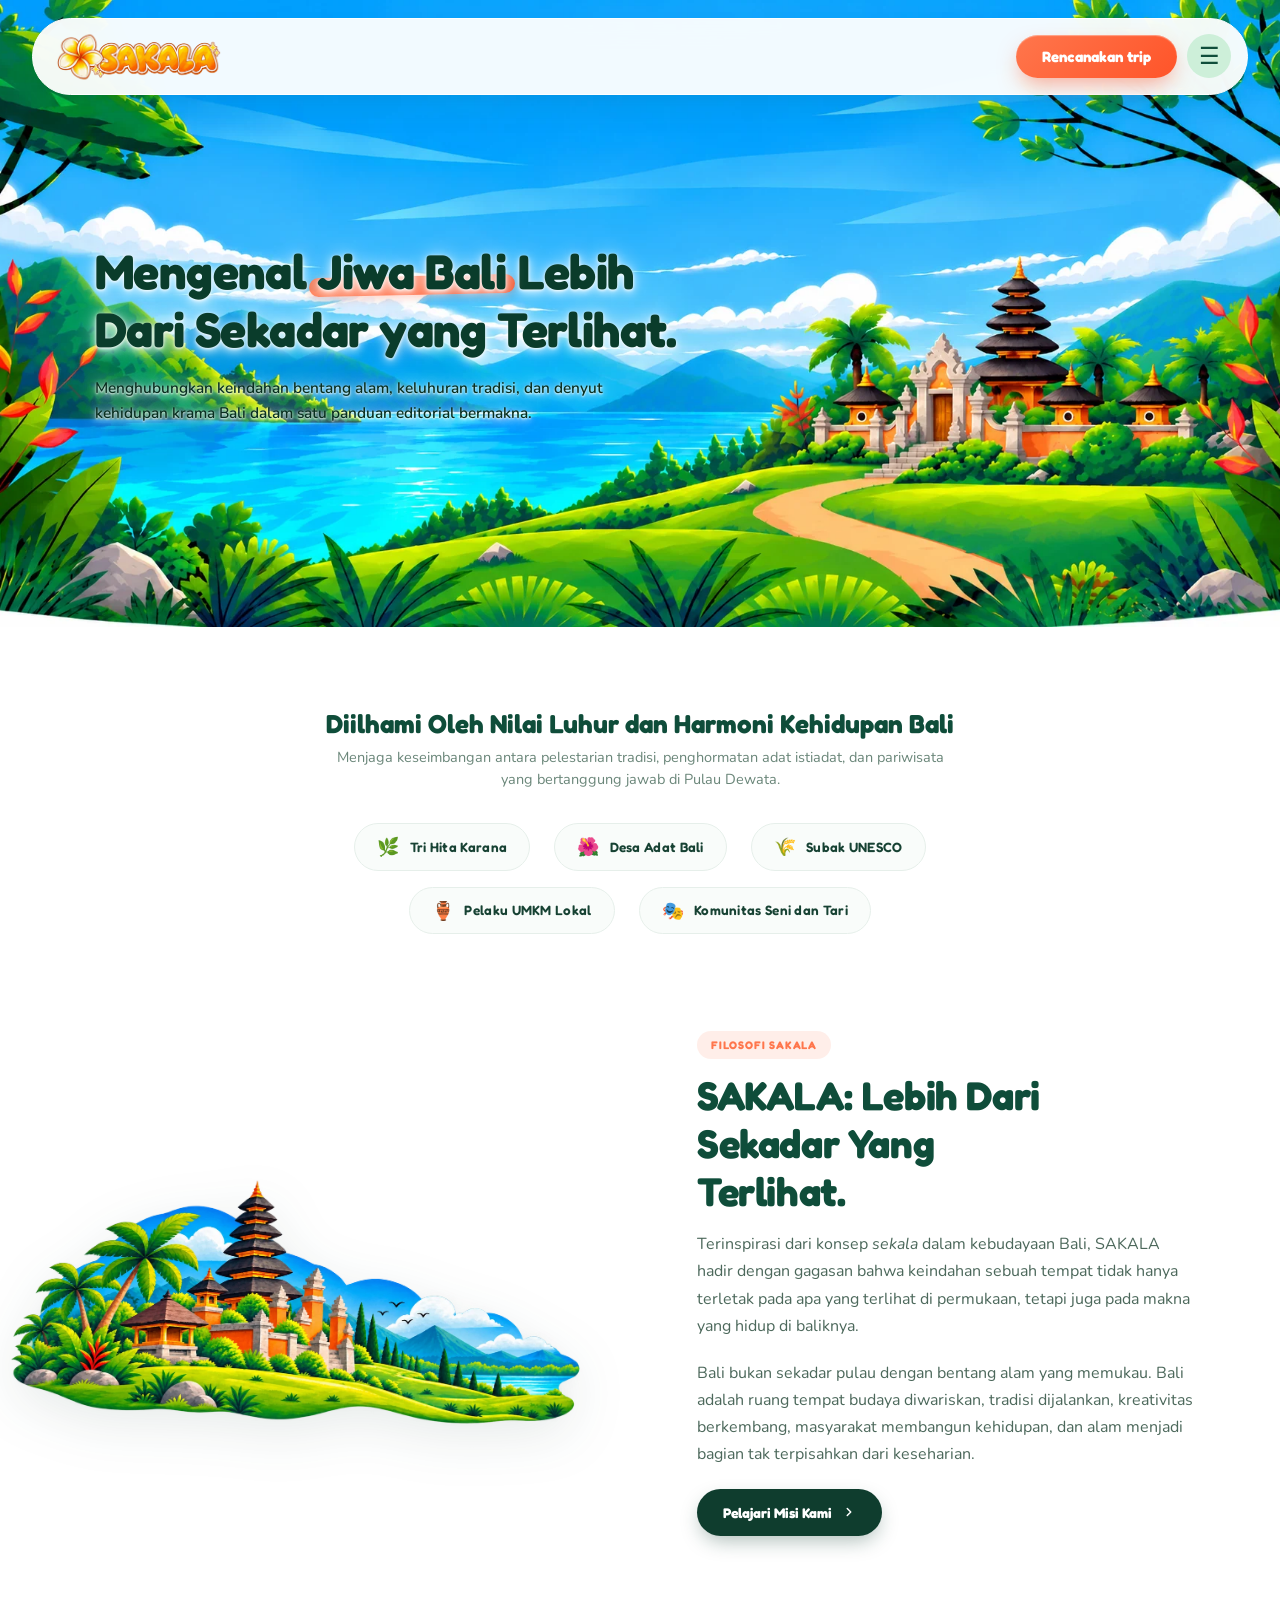
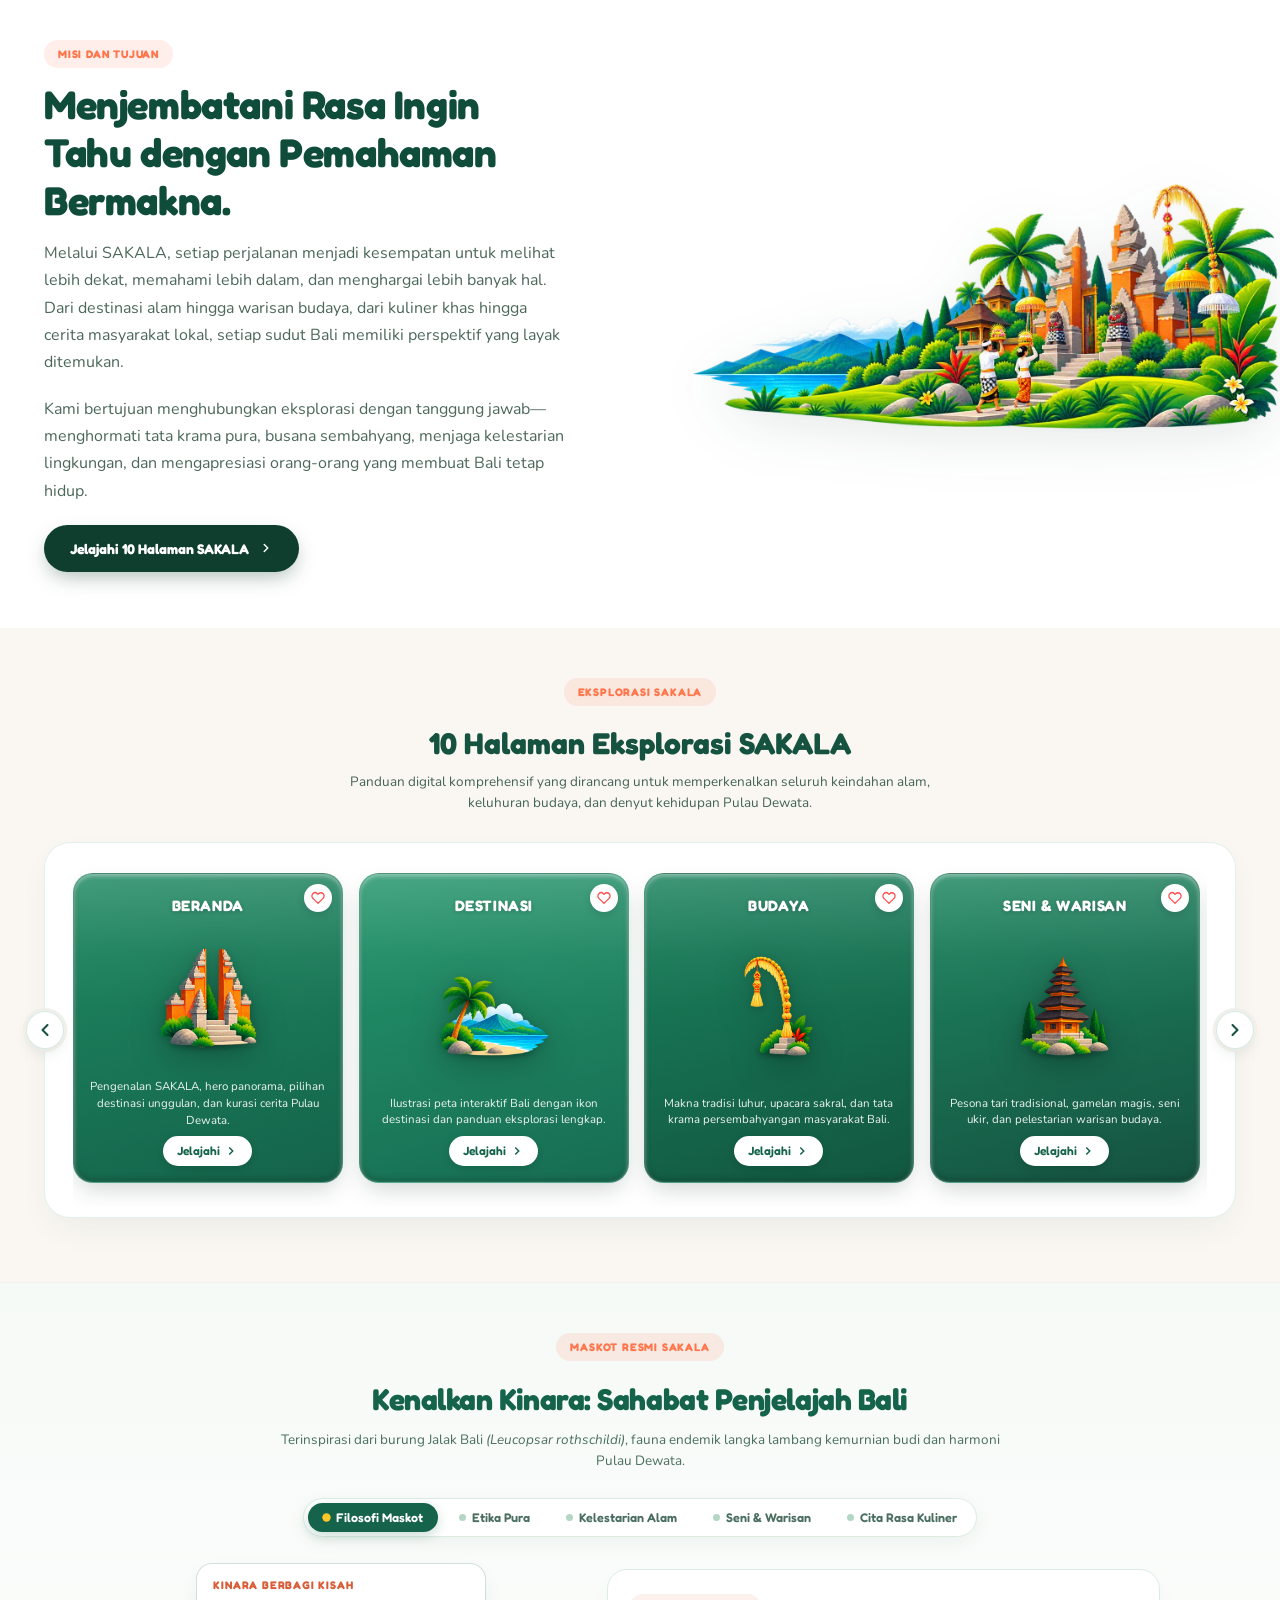
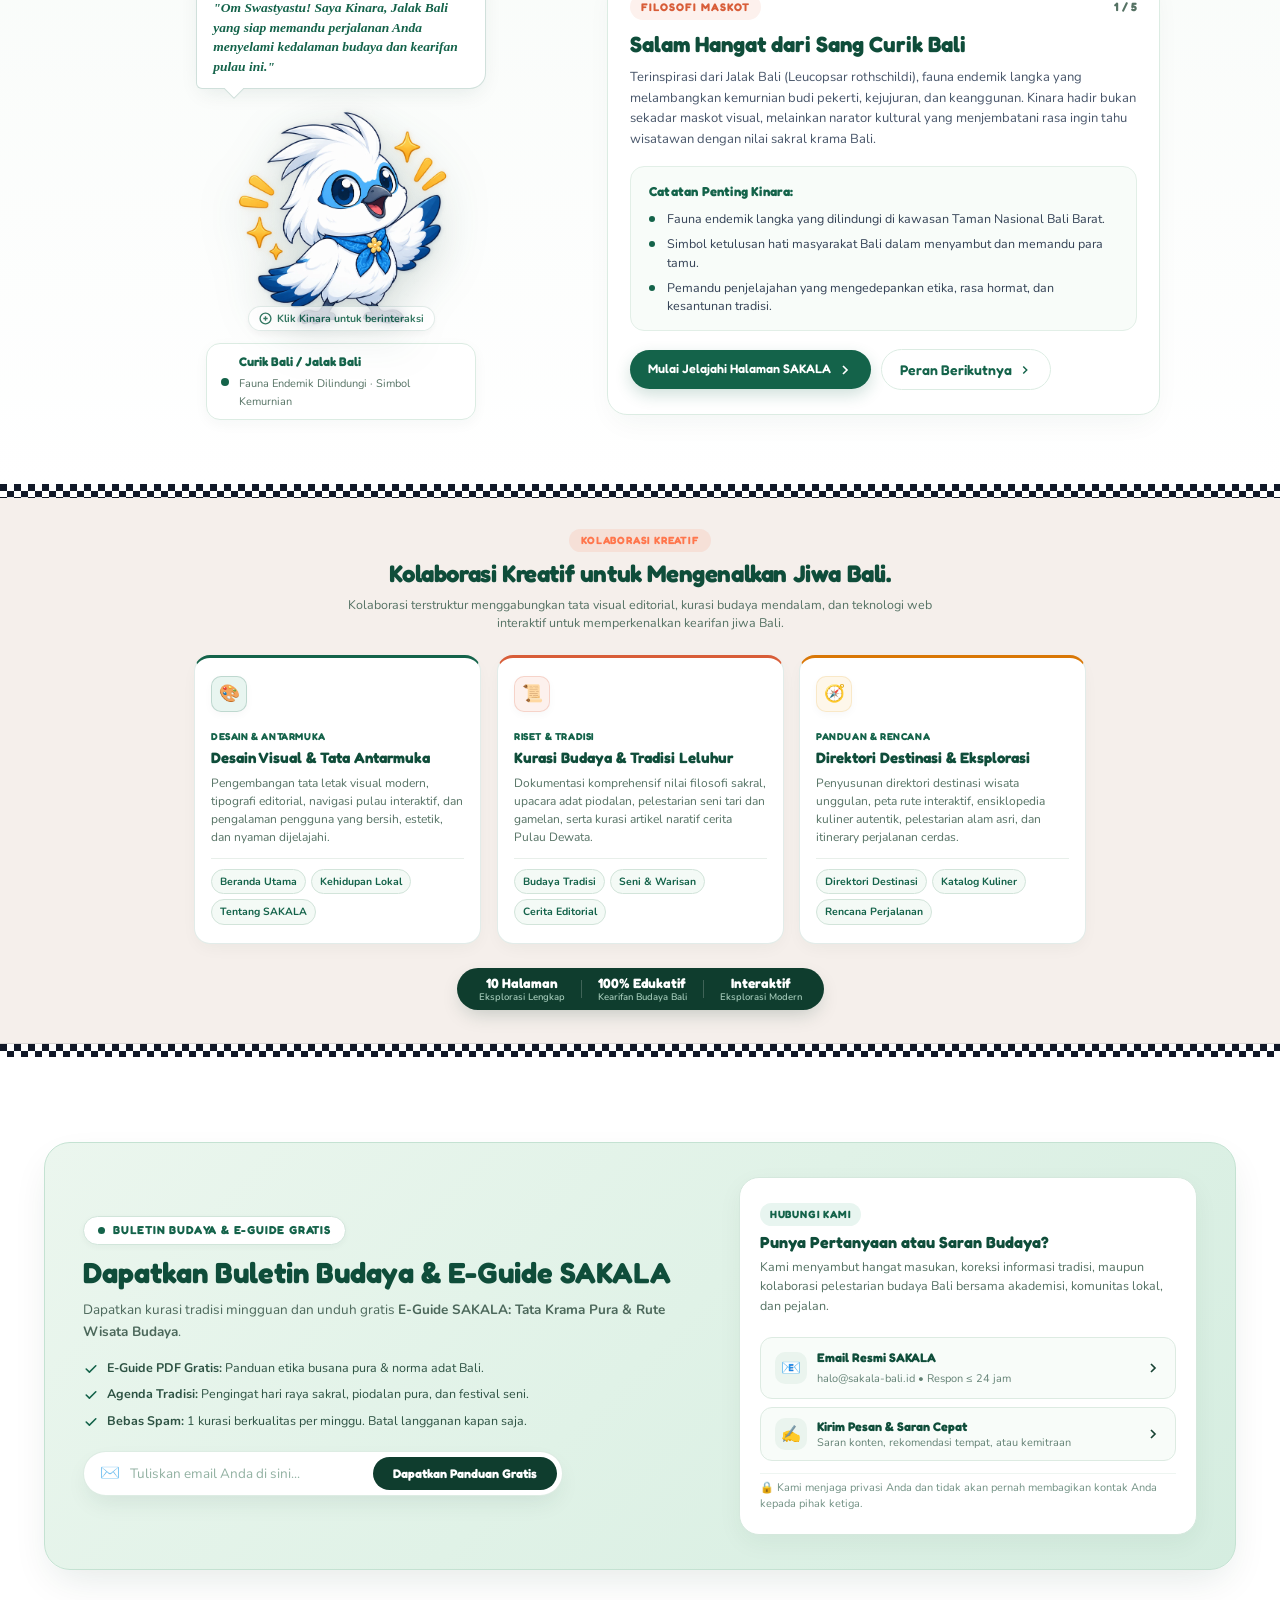
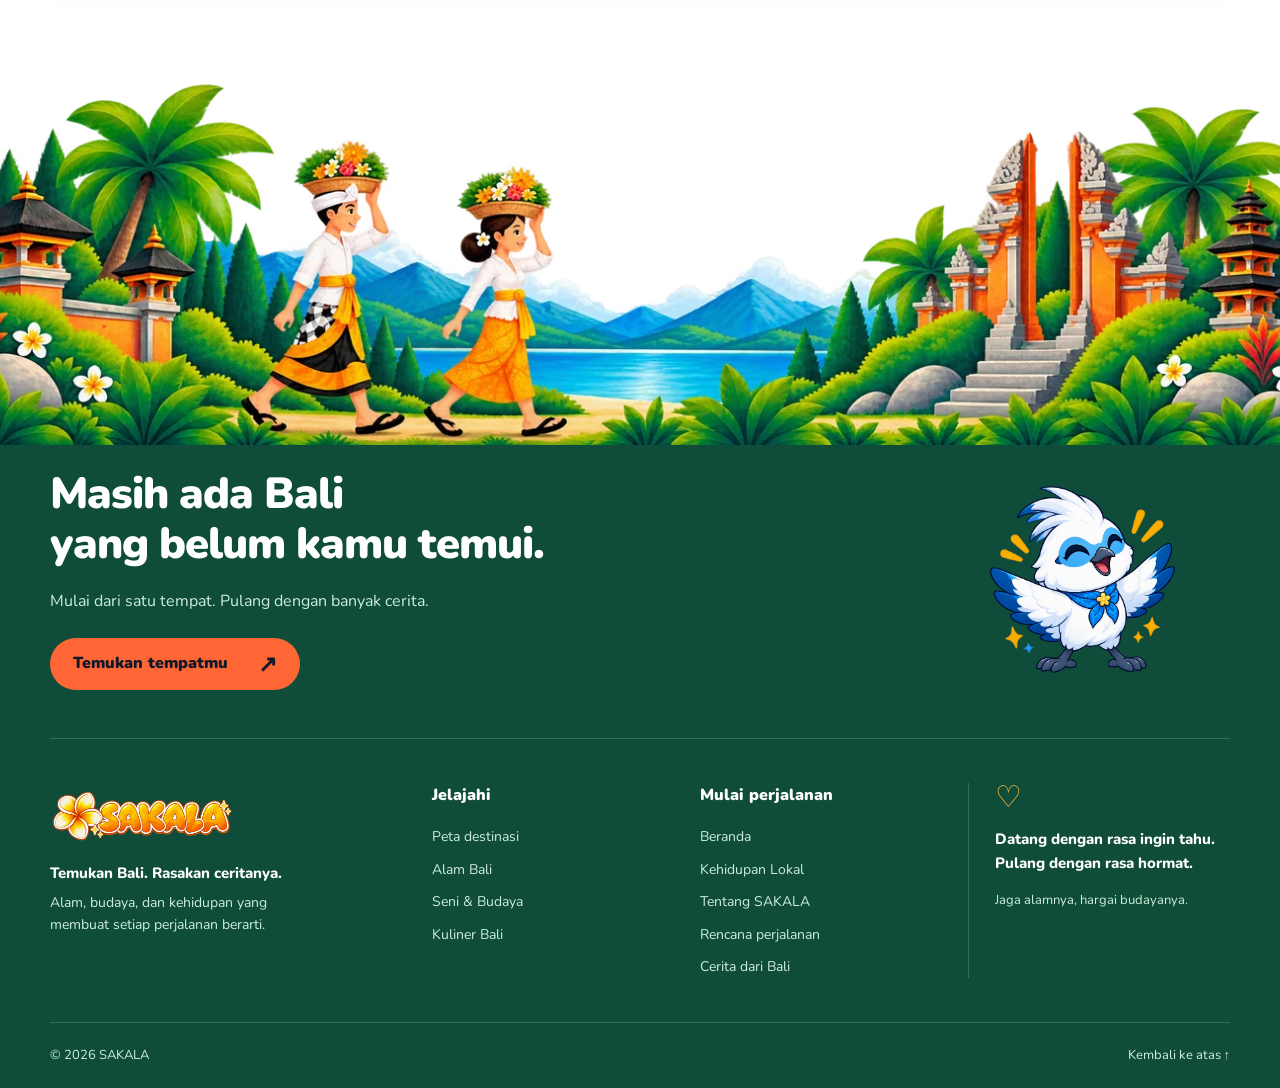
<file: tentang.html>
<!DOCTYPE html>
<html lang="id">
<head>
  <meta charset="utf-8">
  <meta name="viewport" content="width=device-width, initial-scale=1, viewport-fit=cover">
  <title>Tentang SAKALA - Menemukan Jiwa Bali</title>

  <link rel="preconnect" href="https://fonts.googleapis.com">
  <link rel="preconnect" href="https://fonts.gstatic.com" crossorigin>
  <link href="https://fonts.googleapis.com/css2?family=Fredoka:wght@400;500;600;700&family=Nunito:wght@400;500;600;700;800&family=Plus+Jakarta+Sans:wght@700;800&display=swap" rel="stylesheet">

  <link rel="stylesheet" href="css/style.css?v=8.0">
  <link rel="stylesheet" href="css/tentang.css?v=22.0">
<link rel="stylesheet" href="css/fonts.css">
<link rel="stylesheet" href="css/tokens.css">
<link rel="stylesheet" href="css/navigation.css">
<link rel="stylesheet" href="css/footer.css">
<link rel="stylesheet" href="css/layout.css">
<link rel="stylesheet" href="css/editorial-layout.css">
<link rel="icon" href="assets/images/logos/sakala-flower.webp">
</head>
<body data-site-page="tentang">

  <div class="site-navigation">
      <nav class="pill-nav" aria-label="Navigasi utama">
        <a class="site-brand" href="index.html" aria-label="SAKALA, beranda"
          ><img
            class="site-logo"
            src="assets/images/logos/sakala-logo.webp"
            alt="SAKALA"
            width="2120"
            height="740"
        /></a>
        <ul class="nav-links" id="site-nav-links"><li><a href="index.html">Beranda</a></li><li><a href="destinasi.html#hero">Destinasi</a></li><li><a href="alam-bali.html">Alam Bali</a></li><li><a href="art.html">Seni & Budaya</a></li><li><a href="taste.html">Kuliner Bali</a></li><li><a href="kehidupan-lokal.html">Kehidupan Lokal</a></li><li><a href="cerita-bali.html">Cerita Bali</a></li><li><a href="tentang.html" class="pill-active" aria-current="page">Tentang</a></li></ul>
        <div class="nav-cta">
          <a class="btn-orange-pill" href="destinasi.html#rencana">Rencanakan trip</a
          ><button
            class="menu-toggle"
            type="button"
            aria-controls="site-nav-links"
            aria-expanded="false"
            aria-label="Buka menu"
          >
            ☰
          </button>
        </div>
      </nav>
    </div>

  <section class="about-hero-section">
    <div class="wrap about-hero-wrap">

      <div class="about-hero-content reveal-on-scroll fade-up">
        <h1 class="about-hero-title">
          Mengenal <span class="hero-brush-wrap">Jiwa Bali<svg class="hero-brush-svg" viewBox="0 0 240 18" fill="none" preserveAspectRatio="none" aria-hidden="true"><defs><linearGradient id="heroOrangeGradTentang" x1="0%" y1="0%" x2="100%" y2="0%"><stop offset="0%" stop-color="#FF764C"/><stop offset="100%" stop-color="#FF5429"/></linearGradient></defs><path d="M3 11C45 3 195 2 237 10C195 16 45 16 3 11Z" fill="url(#heroOrangeGradTentang)"/></svg></span> Lebih<br>Dari Sekadar yang Terlihat.
        </h1>

        <p class="about-hero-desc">
          Menghubungkan keindahan bentang alam, keluhuran tradisi, dan denyut kehidupan krama Bali dalam satu panduan editorial bermakna.
        </p>
      </div>

    </div>
  </section>

  <section class="partners-trust-section" id="mitra-nilai">
    <div class="wrap">
      <h2 class="trust-title reveal-on-scroll fade-up">Diilhami Oleh Nilai Luhur dan Harmoni Kehidupan Bali</h2>
      <p class="trust-desc reveal-on-scroll fade-up">
        Menjaga keseimbangan antara pelestarian tradisi, penghormatan adat istiadat, dan pariwisata yang bertanggung jawab di Pulau Dewata.
      </p>

      <div class="trust-badges-grid reveal-on-scroll pop-in">

        <div class="trust-badges-row trust-row-top">
          <div class="trust-badge-item">
            <span class="trust-badge-icon">🌿</span>
            <span>Tri Hita Karana</span>
          </div>
          <div class="trust-badge-item">
            <span class="trust-badge-icon">🌺</span>
            <span>Desa Adat Bali</span>
          </div>
          <div class="trust-badge-item">
            <span class="trust-badge-icon">🌾</span>
            <span>Subak UNESCO</span>
          </div>
        </div>

        <div class="trust-badges-row trust-row-bottom">
          <div class="trust-badge-item">
            <span class="trust-badge-icon">🏺</span>
            <span>Pelaku UMKM Lokal</span>
          </div>
          <div class="trust-badge-item">
            <span class="trust-badge-icon">🎭</span>
            <span>Komunitas Seni dan Tari</span>
          </div>
        </div>
      </div>
    </div>
  </section>

  <section class="story-row-section filosofi-story-section" id="filosofi">
    <div class="filosofi-wrap">
      <div class="story-row-grid filosofi-grid">

        <div class="filosofi-img-col reveal-on-scroll fade-right">
          <div class="filosofi-img-card">
            <img src="assets/editorial/tentang/filosofi-pura-tropis.webp?v=1.0"
                 alt="Tall Tropical Temple Island Landscape - Filosofi SAKALA"
                 class="filosofi-art-img"
                 width="1764"
                 height="891"
                 loading="lazy"
                 decoding="async">
          </div>
        </div>

        <div class="story-text-col filosofi-text-col reveal-on-scroll fade-left">
          <span class="story-tag">FILOSOFI SAKALA</span>
          <h2 class="story-heading filosofi-heading">SAKALA: Lebih Dari<br class="break-desk"> Sekadar Yang<br class="break-desk"> Terlihat.</h2>
          <p class="story-paragraph">
            Terinspirasi dari konsep <em>sekala</em> dalam kebudayaan Bali, SAKALA hadir dengan gagasan bahwa keindahan sebuah tempat tidak hanya terletak pada apa yang terlihat di permukaan, tetapi juga pada makna yang hidup di baliknya.
          </p>
          <p class="story-paragraph">
            Bali bukan sekadar pulau dengan bentang alam yang memukau. Bali adalah ruang tempat budaya diwariskan, tradisi dijalankan, kreativitas berkembang, masyarakat membangun kehidupan, dan alam menjadi bagian tak terpisahkan dari keseharian.
          </p>
          <a href="#misi" class="btn-primary-story" onclick="scrollToAboutSection('misi', event); return false;">
            <span>Pelajari Misi Kami</span>
            <svg width="14" height="14" viewBox="0 0 24 24" fill="none" stroke="currentColor" stroke-width="2.5" stroke-linecap="round" stroke-linejoin="round" aria-hidden="true"><polyline points="9 18 15 12 9 6"></polyline></svg>
          </a>
        </div>

      </div>
    </div>
  </section>

  <section class="story-row-section alt-bg misi-story-section" id="misi">
    <div class="misi-wrap">
      <div class="story-row-grid misi-grid">

        <div class="story-text-col misi-text-col reveal-on-scroll fade-right">
          <span class="story-tag">MISI DAN TUJUAN</span>
          <h2 class="story-heading">Menjembatani Rasa Ingin Tahu dengan Pemahaman Bermakna.</h2>
          <p class="story-paragraph">
            Melalui SAKALA, setiap perjalanan menjadi kesempatan untuk melihat lebih dekat, memahami lebih dalam, dan menghargai lebih banyak hal. Dari destinasi alam hingga warisan budaya, dari kuliner khas hingga cerita masyarakat lokal, setiap sudut Bali memiliki perspektif yang layak ditemukan.
          </p>
          <p class="story-paragraph">
            Kami bertujuan menghubungkan eksplorasi dengan tanggung jawab—menghormati tata krama pura, busana sembahyang, menjaga kelestarian lingkungan, dan mengapresiasi orang-orang yang membuat Bali tetap hidup.
          </p>
          <a href="#eksplorasi-sakala" class="btn-primary-story" onclick="scrollToAboutSection('eksplorasi-sakala', event); return false;">
            <span>Jelajahi 10 Halaman SAKALA</span>
            <svg width="14" height="14" viewBox="0 0 24 24" fill="none" stroke="currentColor" stroke-width="2.5" stroke-linecap="round" stroke-linejoin="round" aria-hidden="true"><polyline points="9 18 15 12 9 6"></polyline></svg>
          </a>
        </div>

        <div class="misi-img-col reveal-on-scroll fade-left">
          <div class="misi-img-card">
            <img src="assets/editorial/tentang/elemen3.webp?v=2.2"
                 alt="Ilustrasi Tradisi & Pura Edukatif — Elemen 3 SAKALA"
                 class="misi-art-img"
                 width="1916"
                 height="821"
                 loading="lazy"
                 decoding="async">
          </div>
        </div>

      </div>
    </div>
  </section>

  <section class="four-pillars-section" id="eksplorasi-sakala">

    <span id="empat-pilar" class="scroll-anchor" aria-hidden="true"></span>
    <div class="wrap">

      <div class="pillars-header reveal-on-scroll fade-down">
        <span class="story-tag">EKSPLORASI SAKALA</span>
        <h2 class="pillars-title">10 Halaman Eksplorasi SAKALA</h2>
        <p class="pillars-desc">
          Panduan digital komprehensif yang dirancang untuk memperkenalkan seluruh keindahan alam, keluhuran budaya, dan denyut kehidupan Pulau Dewata.
        </p>
      </div>

      <div class="pillars-carousel-board reveal-on-scroll pop-in">

        <div class="board-notch board-notch-left" aria-hidden="true"></div>
        <button type="button" class="board-arrow-btn board-arrow-left" onclick="scrollPillars(-1)" aria-label="Geser ke kiri" title="Geser ke kiri">
          <svg viewBox="0 0 24 24" width="20" height="20" fill="none" stroke="currentColor" stroke-width="2.5" stroke-linecap="round" stroke-linejoin="round">
            <polyline points="15 18 9 12 15 6"></polyline>
          </svg>
        </button>

        <div class="board-notch board-notch-right" aria-hidden="true"></div>
        <button type="button" class="board-arrow-btn board-arrow-right" onclick="scrollPillars(1)" aria-label="Geser ke kanan" title="Geser ke kanan">
          <svg viewBox="0 0 24 24" width="20" height="20" fill="none" stroke="currentColor" stroke-width="2.5" stroke-linecap="round" stroke-linejoin="round">
            <polyline points="9 18 15 12 9 6"></polyline>
          </svg>
        </button>

        <div class="pillars-cards-slider" id="pillars-slider">

          <article class="pillar-interactive-card pillar-card-1">
            <button type="button" class="pillar-heart-btn" onclick="togglePillarLike(this)" title="Sukai Halaman Ini" aria-label="Sukai Halaman Ini">
              <svg class="heart-icon" viewBox="0 0 24 24" fill="none" stroke="#FF4D4D" stroke-width="2.2" stroke-linecap="round" stroke-linejoin="round">
                <path d="M20.84 4.61a5.5 5.5 0 0 0-7.78 0L12 5.67l-1.06-1.06a5.5 5.5 0 0 0-7.78 7.78l1.06 1.06L12 21.23l7.78-7.78 1.06-1.06a5.5 5.5 0 0 0 0-7.78z"></path>
              </svg>
            </button>
            <div class="pillar-card-header">
              <h3 class="pillar-card-title">BERANDA</h3>
            </div>
            <div class="pillar-graphic-stage">
              <img src="assets/editorial/tentang/01-beranda-gapura.webp" alt="Beranda SAKALA - Gapura Bali" class="pillar-cutout-img" loading="lazy">
            </div>
            <div class="pillar-desc-wrap">
              <p class="pillar-card-desc">
                Pengenalan SAKALA, hero panorama, pilihan destinasi unggulan, dan kurasi cerita Pulau Dewata.
              </p>
              <a href="index.html" class="pillar-capsule-btn">
                <span>Jelajahi</span>
                <svg viewBox="0 0 24 24" width="14" height="14" fill="none" stroke="currentColor" stroke-width="2.5"><polyline points="9 18 15 12 9 6"></polyline></svg>
              </a>
            </div>
          </article>

          <article class="pillar-interactive-card pillar-card-2">
            <button type="button" class="pillar-heart-btn" onclick="togglePillarLike(this)" title="Sukai Halaman Ini" aria-label="Sukai Halaman Ini">
              <svg class="heart-icon" viewBox="0 0 24 24" fill="none" stroke="#FF4D4D" stroke-width="2.2" stroke-linecap="round" stroke-linejoin="round">
                <path d="M20.84 4.61a5.5 5.5 0 0 0-7.78 0L12 5.67l-1.06-1.06a5.5 5.5 0 0 0-7.78 7.78l1.06 1.06L12 21.23l7.78-7.78 1.06-1.06a5.5 5.5 0 0 0 0-7.78z"></path>
              </svg>
            </button>
            <div class="pillar-card-header">
              <h3 class="pillar-card-title">DESTINASI</h3>
            </div>
            <div class="pillar-graphic-stage">
              <img src="assets/editorial/tentang/02-destinasi-pantai.webp" alt="Destinasi Wisata Bali - Pantai dan Gunung" class="pillar-cutout-img" loading="lazy">
            </div>
            <div class="pillar-desc-wrap">
              <p class="pillar-card-desc">
                Ilustrasi peta interaktif Bali dengan ikon destinasi dan panduan eksplorasi lengkap.
              </p>
              <a href="kehidupan-lokal.html" class="pillar-capsule-btn">
                <span>Jelajahi</span>
                <svg viewBox="0 0 24 24" width="14" height="14" fill="none" stroke="currentColor" stroke-width="2.5"><polyline points="9 18 15 12 9 6"></polyline></svg>
              </a>
            </div>
          </article>

          <article class="pillar-interactive-card pillar-card-3">
            <button type="button" class="pillar-heart-btn" onclick="togglePillarLike(this)" title="Sukai Halaman Ini" aria-label="Sukai Halaman Ini">
              <svg class="heart-icon" viewBox="0 0 24 24" fill="none" stroke="#FF4D4D" stroke-width="2.2" stroke-linecap="round" stroke-linejoin="round">
                <path d="M20.84 4.61a5.5 5.5 0 0 0-7.78 0L12 5.67l-1.06-1.06a5.5 5.5 0 0 0-7.78 7.78l1.06 1.06L12 21.23l7.78-7.78 1.06-1.06a5.5 5.5 0 0 0 0-7.78z"></path>
              </svg>
            </button>
            <div class="pillar-card-header">
              <h3 class="pillar-card-title">BUDAYA</h3>
            </div>
            <div class="pillar-graphic-stage">
              <img src="assets/editorial/tentang/03-budaya-penjor.webp" alt="Budaya Bali - Penjor Bali" class="pillar-cutout-img" loading="lazy">
            </div>
            <div class="pillar-desc-wrap">
              <p class="pillar-card-desc">
                Makna tradisi luhur, upacara sakral, dan tata krama persembahyangan masyarakat Bali.
              </p>
              <a href="kehidupan-lokal.html" class="pillar-capsule-btn">
                <span>Jelajahi</span>
                <svg viewBox="0 0 24 24" width="14" height="14" fill="none" stroke="currentColor" stroke-width="2.5"><polyline points="9 18 15 12 9 6"></polyline></svg>
              </a>
            </div>
          </article>

          <article class="pillar-interactive-card pillar-card-4">
            <button type="button" class="pillar-heart-btn" onclick="togglePillarLike(this)" title="Sukai Halaman Ini" aria-label="Sukai Halaman Ini">
              <svg class="heart-icon" viewBox="0 0 24 24" fill="none" stroke="#FF4D4D" stroke-width="2.2" stroke-linecap="round" stroke-linejoin="round">
                <path d="M20.84 4.61a5.5 5.5 0 0 0-7.78 0L12 5.67l-1.06-1.06a5.5 5.5 0 0 0-7.78 7.78l1.06 1.06L12 21.23l7.78-7.78 1.06-1.06a5.5 5.5 0 0 0 0-7.78z"></path>
              </svg>
            </button>
            <div class="pillar-card-header">
              <h3 class="pillar-card-title">SENI & WARISAN</h3>
            </div>
            <div class="pillar-graphic-stage">
              <img src="assets/editorial/tentang/04-seni-pura-meru.webp" alt="Seni & Warisan Bali - Pura Meru" class="pillar-cutout-img" loading="lazy">
            </div>
            <div class="pillar-desc-wrap">
              <p class="pillar-card-desc">
                Pesona tari tradisional, gamelan magis, seni ukir, dan pelestarian warisan budaya.
              </p>
              <a href="kehidupan-lokal.html" class="pillar-capsule-btn">
                <span>Jelajahi</span>
                <svg viewBox="0 0 24 24" width="14" height="14" fill="none" stroke="currentColor" stroke-width="2.5"><polyline points="9 18 15 12 9 6"></polyline></svg>
              </a>
            </div>
          </article>

          <article class="pillar-interactive-card pillar-card-5">
            <button type="button" class="pillar-heart-btn" onclick="togglePillarLike(this)" title="Sukai Halaman Ini" aria-label="Sukai Halaman Ini">
              <svg class="heart-icon" viewBox="0 0 24 24" fill="none" stroke="#FF4D4D" stroke-width="2.2" stroke-linecap="round" stroke-linejoin="round">
                <path d="M20.84 4.61a5.5 5.5 0 0 0-7.78 0L12 5.67l-1.06-1.06a5.5 5.5 0 0 0-7.78 7.78l1.06 1.06L12 21.23l7.78-7.78 1.06-1.06a5.5 5.5 0 0 0 0-7.78z"></path>
              </svg>
            </button>
            <div class="pillar-card-header">
              <h3 class="pillar-card-title">KULINER</h3>
            </div>
            <div class="pillar-graphic-stage">
              <img src="assets/editorial/tentang/05-kuliner-sate-lilit.webp" alt="Kuliner Tradisional Bali - Sate Lilit" class="pillar-cutout-img" loading="lazy">
            </div>
            <div class="pillar-desc-wrap">
              <p class="pillar-card-desc">
                Katalog cita rasa autentik khas Bali dengan rekomendasi hidangan dan rempah tradisional.
              </p>
              <a href="kehidupan-lokal.html" class="pillar-capsule-btn">
                <span>Jelajahi</span>
                <svg viewBox="0 0 24 24" width="14" height="14" fill="none" stroke="currentColor" stroke-width="2.5"><polyline points="9 18 15 12 9 6"></polyline></svg>
              </a>
            </div>
          </article>

          <article class="pillar-interactive-card pillar-card-6">
            <button type="button" class="pillar-heart-btn" onclick="togglePillarLike(this)" title="Sukai Halaman Ini" aria-label="Sukai Halaman Ini">
              <svg class="heart-icon" viewBox="0 0 24 24" fill="none" stroke="#FF4D4D" stroke-width="2.2" stroke-linecap="round" stroke-linejoin="round">
                <path d="M20.84 4.61a5.5 5.5 0 0 0-7.78 0L12 5.67l-1.06-1.06a5.5 5.5 0 0 0-7.78 7.78l1.06 1.06L12 21.23l7.78-7.78 1.06-1.06a5.5 5.5 0 0 0 0-7.78z"></path>
              </svg>
            </button>
            <div class="pillar-card-header">
              <h3 class="pillar-card-title">KEHIDUPAN LOKAL</h3>
            </div>
            <div class="pillar-graphic-stage">
              <img src="assets/editorial/tentang/06-kehidupan-mebanten.webp" alt="Kehidupan Lokal Bali - Mebanten" class="pillar-cutout-img" loading="lazy">
            </div>
            <div class="pillar-desc-wrap">
              <p class="pillar-card-desc">
                Denyut keseharian desa adat, pasar tradisional, petani subak, dan perajin lokal.
              </p>
              <a href="kehidupan-lokal.html" class="pillar-capsule-btn">
                <span>Jelajahi</span>
                <svg viewBox="0 0 24 24" width="14" height="14" fill="none" stroke="currentColor" stroke-width="2.5"><polyline points="9 18 15 12 9 6"></polyline></svg>
              </a>
            </div>
          </article>

          <article class="pillar-interactive-card pillar-card-7">
            <button type="button" class="pillar-heart-btn" onclick="togglePillarLike(this)" title="Sukai Halaman Ini" aria-label="Sukai Halaman Ini">
              <svg class="heart-icon" viewBox="0 0 24 24" fill="none" stroke="#FF4D4D" stroke-width="2.2" stroke-linecap="round" stroke-linejoin="round">
                <path d="M20.84 4.61a5.5 5.5 0 0 0-7.78 0L12 5.67l-1.06-1.06a5.5 5.5 0 0 0-7.78 7.78l1.06 1.06L12 21.23l7.78-7.78 1.06-1.06a5.5 5.5 0 0 0 0-7.78z"></path>
              </svg>
            </button>
            <div class="pillar-card-header">
              <h3 class="pillar-card-title">ALAM BALI</h3>
            </div>
            <div class="pillar-graphic-stage">
              <img src="assets/editorial/tentang/07-alam-air-terjun.webp" alt="Alam Bali - Air Terjun" class="pillar-cutout-img" loading="lazy">
            </div>
            <div class="pillar-desc-wrap">
              <p class="pillar-card-desc">
                Keindahan pantai, hutan sakral, persawahan terasering, dan konservasi alam asri.
              </p>
              <a href="kehidupan-lokal.html" class="pillar-capsule-btn">
                <span>Jelajahi</span>
                <svg viewBox="0 0 24 24" width="14" height="14" fill="none" stroke="currentColor" stroke-width="2.5"><polyline points="9 18 15 12 9 6"></polyline></svg>
              </a>
            </div>
          </article>

          <article class="pillar-interactive-card pillar-card-8">
            <button type="button" class="pillar-heart-btn" onclick="togglePillarLike(this)" title="Sukai Halaman Ini" aria-label="Sukai Halaman Ini">
              <svg class="heart-icon" viewBox="0 0 24 24" fill="none" stroke="#FF4D4D" stroke-width="2.2" stroke-linecap="round" stroke-linejoin="round">
                <path d="M20.84 4.61a5.5 5.5 0 0 0-7.78 0L12 5.67l-1.06-1.06a5.5 5.5 0 0 0-7.78 7.78l1.06 1.06L12 21.23l7.78-7.78 1.06-1.06a5.5 5.5 0 0 0 0-7.78z"></path>
              </svg>
            </button>
            <div class="pillar-card-header">
              <h3 class="pillar-card-title">RENCANA PERJALANAN</h3>
            </div>
            <div class="pillar-graphic-stage">
              <img src="assets/editorial/tentang/08-rencana-peta-ransel.webp" alt="Rencana Perjalanan Bali - Peta & Ransel" class="pillar-cutout-img" loading="lazy">
            </div>
            <div class="pillar-desc-wrap">
              <p class="pillar-card-desc">
                Penyusunan itinerary cerdas berdasarkan durasi dan minat perjalanan Anda.
              </p>
              <a href="tentang.html" class="pillar-capsule-btn">
                <span>Jelajahi</span>
                <svg viewBox="0 0 24 24" width="14" height="14" fill="none" stroke="currentColor" stroke-width="2.5"><polyline points="9 18 15 12 9 6"></polyline></svg>
              </a>
            </div>
          </article>

          <article class="pillar-interactive-card pillar-card-9">
            <button type="button" class="pillar-heart-btn" onclick="togglePillarLike(this)" title="Sukai Halaman Ini" aria-label="Sukai Halaman Ini">
              <svg class="heart-icon" viewBox="0 0 24 24" fill="none" stroke="#FF4D4D" stroke-width="2.2" stroke-linecap="round" stroke-linejoin="round">
                <path d="M20.84 4.61a5.5 5.5 0 0 0-7.78 0L12 5.67l-1.06-1.06a5.5 5.5 0 0 0-7.78 7.78l1.06 1.06L12 21.23l7.78-7.78 1.06-1.06a5.5 5.5 0 0 0 0-7.78z"></path>
              </svg>
            </button>
            <div class="pillar-card-header">
              <h3 class="pillar-card-title">CERITA</h3>
            </div>
            <div class="pillar-graphic-stage">
              <img src="assets/editorial/tentang/09-cerita-buku-terbuka.webp" alt="Cerita Bali - Buku Terbuka" class="pillar-cutout-img" loading="lazy">
            </div>
            <div class="pillar-desc-wrap">
              <p class="pillar-card-desc">
                Kisah mendalam, artikel inspiratif, dan pengalaman autentik kehidupan di Bali.
              </p>
              <a href="kehidupan-lokal.html" class="pillar-capsule-btn">
                <span>Jelajahi</span>
                <svg viewBox="0 0 24 24" width="14" height="14" fill="none" stroke="currentColor" stroke-width="2.5"><polyline points="9 18 15 12 9 6"></polyline></svg>
              </a>
            </div>
          </article>

          <article class="pillar-interactive-card pillar-card-10">
            <button type="button" class="pillar-heart-btn" onclick="togglePillarLike(this)" title="Sukai Halaman Ini" aria-label="Sukai Halaman Ini">
              <svg class="heart-icon" viewBox="0 0 24 24" fill="none" stroke="#FF4D4D" stroke-width="2.2" stroke-linecap="round" stroke-linejoin="round">
                <path d="M20.84 4.61a5.5 5.5 0 0 0-7.78 0L12 5.67l-1.06-1.06a5.5 5.5 0 0 0-7.78 7.78l1.06 1.06L12 21.23l7.78-7.78 1.06-1.06a5.5 5.5 0 0 0 0-7.78z"></path>
              </svg>
            </button>
            <div class="pillar-card-header">
              <h3 class="pillar-card-title">TENTANG SAKALA</h3>
            </div>
            <div class="pillar-graphic-stage">
              <img src="assets/editorial/tentang/10-tentang-globe.webp" alt="Tentang SAKALA - Globe Bali" class="pillar-cutout-img" loading="lazy">
            </div>
            <div class="pillar-desc-wrap">
              <p class="pillar-card-desc">
                Identitas platform, filosofi sekala, komitmen pelestarian, dan informasi tim kurator.
              </p>
              <a href="tentang.html" class="pillar-capsule-btn">
                <span>Jelajahi</span>
                <svg viewBox="0 0 24 24" width="14" height="14" fill="none" stroke="currentColor" stroke-width="2.5"><polyline points="9 18 15 12 9 6"></polyline></svg>
              </a>
            </div>
          </article>

        </div>

      </div>
    </div>
  </section>

  <section class="mascot-story-section" id="maskot-sakala">
    <div class="wrap">

      <div class="mascot-section-header reveal-on-scroll fade-down">
        <span class="story-tag">MASKOT RESMI SAKALA</span>
        <h2 class="mascot-section-title">Kenalkan Kinara: Sahabat Penjelajah Bali</h2>
        <p class="mascot-section-desc">
          Terinspirasi dari burung Jalak Bali <em>(Leucopsar rothschildi)</em>, fauna endemik langka lambang kemurnian budi dan harmoni Pulau Dewata.
        </p>
      </div>

      <div class="kinara-mode-nav-wrap reveal-on-scroll fade-up">
        <div class="kinara-mode-nav" role="tablist" aria-label="Pilih Peran Kinara">
          <button type="button" class="kinara-nav-btn active" data-mode="sapa" onclick="setKinaraMode('sapa')" role="tab" aria-selected="true">
            <span class="nav-btn-indicator"></span>
            <span class="nav-btn-text">Filosofi Maskot</span>
          </button>
          <button type="button" class="kinara-nav-btn" data-mode="etika" onclick="setKinaraMode('etika')" role="tab" aria-selected="false">
            <span class="nav-btn-indicator"></span>
            <span class="nav-btn-text">Etika Pura</span>
          </button>
          <button type="button" class="kinara-nav-btn" data-mode="alam" onclick="setKinaraMode('alam')" role="tab" aria-selected="false">
            <span class="nav-btn-indicator"></span>
            <span class="nav-btn-text">Kelestarian Alam</span>
          </button>
          <button type="button" class="kinara-nav-btn" data-mode="budaya" onclick="setKinaraMode('budaya')" role="tab" aria-selected="false">
            <span class="nav-btn-indicator"></span>
            <span class="nav-btn-text">Seni &amp; Warisan</span>
          </button>
          <button type="button" class="kinara-nav-btn" data-mode="kuliner" onclick="setKinaraMode('kuliner')" role="tab" aria-selected="false">
            <span class="nav-btn-indicator"></span>
            <span class="nav-btn-text">Cita Rasa Kuliner</span>
          </button>
        </div>
      </div>

      <div class="mascot-interactive-hub reveal-on-scroll pop-in">

        <div class="kinara-stage-col">

          <div class="kinara-speech-bubble" id="kinara-speech">
            <div class="kinara-bubble-pointer"></div>
            <span class="kinara-bubble-label">Kinara Berbagi Kisah</span>
            <p class="kinara-bubble-quote" id="kinara-quote">
              "Om Swastyastu! Saya Kinara, Jalak Bali yang siap memandu perjalanan Anda menyelami kedalaman budaya dan kearifan pulau ini."
            </p>
          </div>

          <div class="kinara-avatar-container" onclick="nextKinaraMode()" title="Klik Kinara untuk menjelajahi peran berikutnya!">
            <img id="kinara-active-img"
                 src="assets/eksplorasi/mascot/mascot_hello.webp"
                 alt="Kinara - Maskot Jalak Bali SAKALA"
                 class="kinara-featured-img"
                 width="1338"
                 height="1176">
            <div class="kinara-click-hint">
              <svg width="13" height="13" viewBox="0 0 24 24" fill="none" stroke="currentColor" stroke-width="2.5"><circle cx="12" cy="12" r="10"/><path d="M12 8v8m-4-4h8"/></svg>
              <span>Klik Kinara untuk berinteraksi</span>
            </div>
          </div>

          <div class="kinara-meta-pill">
            <span class="meta-dot"></span>
            <div class="meta-texts">
              <strong>Curik Bali / Jalak Bali</strong>
              <span>Fauna Endemik Dilindungi · Simbol Kemurnian</span>
            </div>
          </div>

        </div>

        <div class="kinara-panel-col">
          <div class="kinara-card-panel" id="kinara-panel">
            <div class="panel-slide-track" id="kinara-slide-content">

              <div class="panel-top-row">
                <span class="panel-badge-category" id="kinara-badge">FILOSOFI MASKOT</span>
                <span class="panel-mode-counter" id="kinara-counter">1 / 5</span>
              </div>

              <h3 class="panel-main-title" id="kinara-title">Salam Hangat dari Sang Curik Bali</h3>

              <p class="panel-main-desc" id="kinara-desc">
                Terinspirasi dari Jalak Bali (Leucopsar rothschildi), fauna endemik langka yang melambangkan kemurnian budi pekerti, kejujuran, dan keanggunan. Kinara hadir bukan sekadar maskot visual, melainkan narator kultural yang menjembatani rasa ingin tahu wisatawan dengan nilai sakral krama Bali.
              </p>

              <div class="panel-points-box">
                <span class="points-header">Catatan Penting Kinara:</span>
                <ul class="panel-points-list" id="kinara-points">
                  <li>Fauna endemik langka yang dilindungi di kawasan Taman Nasional Bali Barat.</li>
                  <li>Simbol ketulusan hati masyarakat Bali dalam menyambut dan memandu para tamu.</li>
                  <li>Pemandu penjelajahan yang mengedepankan etika, rasa hormat, dan kesantunan tradisi.</li>
                </ul>
              </div>

              <div class="panel-footer-actions">
                <a href="#eksplorasi-sakala" class="panel-action-btn" id="kinara-action-btn" onclick="scrollToAboutSection('eksplorasi-sakala', event); return false;">
                  <span id="kinara-action-text">Mulai Jelajahi Halaman SAKALA</span>
                  <svg width="16" height="16" viewBox="0 0 24 24" fill="none" stroke="currentColor" stroke-width="2.5"><polyline points="9 18 15 12 9 6"></polyline></svg>
                </a>
                <button type="button" class="panel-next-btn" onclick="nextKinaraMode()" title="Misi Berikutnya">
                  <span>Peran Berikutnya</span>
                  <svg width="14" height="14" viewBox="0 0 24 24" fill="none" stroke="currentColor" stroke-width="2.5"><polyline points="9 18 15 12 9 6"></polyline></svg>
                </button>
              </div>

            </div>
          </div>
        </div>

      </div>

    </div>
  </section>

  <section class="team-showcase-section" id="tim-sakala">

    <div class="poleng-border-strip poleng-strip-top" aria-hidden="true"></div>

    <div class="wrap">

      <div class="team-header-center reveal-on-scroll fade-down">
        <span class="story-tag">KOLABORASI KREATIF</span>
        <h2 class="story-heading">Kolaborasi Kreatif untuk Mengenalkan Jiwa Bali.</h2>
        <p class="story-paragraph">
          Kolaborasi terstruktur menggabungkan tata visual editorial, kurasi budaya mendalam, dan teknologi web interaktif untuk memperkenalkan kearifan jiwa Bali.
        </p>
      </div>

      <div class="team-cards-row">

        <div class="team-card-deret card-accent-emerald reveal-on-scroll fade-up" style="animation-delay: 0.1s;">
          <div>
            <div class="team-card-icon-box icon-box-emerald">🎨</div>
            <span class="team-card-tag">Desain &amp; Antarmuka</span>
            <h3 class="team-card-title">Desain Visual &amp; Tata Antarmuka</h3>
            <p class="team-card-desc">
              Pengembangan tata letak visual modern, tipografi editorial, navigasi pulau interaktif, dan pengalaman pengguna yang bersih, estetik, dan nyaman dijelajahi.
            </p>
          </div>
          <div class="team-card-chips">
            <a href="index.html" class="team-card-chip">Beranda Utama</a>
            <a href="kehidupan-lokal.html" class="team-card-chip">Kehidupan Lokal</a>
            <a href="#heroOrangeGradTentang" class="team-card-chip">Tentang SAKALA</a>
          </div>
        </div>

        <div class="team-card-deret card-accent-terracotta reveal-on-scroll fade-up" style="animation-delay: 0.2s;">
          <div>
            <div class="team-card-icon-box icon-box-terracotta">📜</div>
            <span class="team-card-tag">Riset &amp; Tradisi</span>
            <h3 class="team-card-title">Kurasi Budaya &amp; Tradisi Leluhur</h3>
            <p class="team-card-desc">
              Dokumentasi komprehensif nilai filosofi sakral, upacara adat piodalan, pelestarian seni tari dan gamelan, serta kurasi artikel naratif cerita Pulau Dewata.
            </p>
          </div>
          <div class="team-card-chips">
            <a href="kehidupan-lokal.html" class="team-card-chip">Budaya Tradisi</a>
            <a href="kehidupan-lokal.html" class="team-card-chip">Seni &amp; Warisan</a>
            <a href="kehidupan-lokal.html" class="team-card-chip">Cerita Editorial</a>
          </div>
        </div>

        <div class="team-card-deret card-accent-gold reveal-on-scroll fade-up" style="animation-delay: 0.3s;">
          <div>
            <div class="team-card-icon-box icon-box-gold">🧭</div>
            <span class="team-card-tag">Panduan &amp; Rencana</span>
            <h3 class="team-card-title">Direktori Destinasi &amp; Eksplorasi</h3>
            <p class="team-card-desc">
              Penyusunan direktori destinasi wisata unggulan, peta rute interaktif, ensiklopedia kuliner autentik, pelestarian alam asri, dan itinerary perjalanan cerdas.
            </p>
          </div>
          <div class="team-card-chips">
            <a href="kehidupan-lokal.html" class="team-card-chip">Direktori Destinasi</a>
            <a href="kehidupan-lokal.html" class="team-card-chip">Katalog Kuliner</a>
            <a href="tentang.html" class="team-card-chip">Rencana Perjalanan</a>
          </div>
        </div>

      </div>

      <div class="team-stat-wrapper reveal-on-scroll pop-in">
        <div class="dark-stat-pill-box">
          <div class="stat-group">
            <span class="stat-bold">10 Halaman</span>
            <span class="stat-sub">Eksplorasi Lengkap</span>
          </div>

          <div class="stat-v-divider"></div>

          <div class="stat-group">
            <span class="stat-bold">100% Edukatif</span>
            <span class="stat-sub">Kearifan Budaya Bali</span>
          </div>

          <div class="stat-v-divider"></div>

          <div class="stat-group">
            <span class="stat-bold">Interaktif</span>
            <span class="stat-sub">Eksplorasi Modern</span>
          </div>
        </div>
      </div>

    </div>

    <div class="poleng-border-strip poleng-strip-bottom" aria-hidden="true"></div>
  </section>

  <section class="cta-banner-section" id="kontak">
    <div class="wrap">
      <div class="cta-banner-card reveal-on-scroll pop-in">

        <div class="cta-dual-grid">

          <div class="cta-newsletter-col">
            <div class="cta-badge-pill">
              <span class="cta-badge-dot"></span>
              <span>BULETIN BUDAYA &amp; E-GUIDE GRATIS</span>
            </div>
            <h2 class="cta-banner-title">Dapatkan Buletin Budaya &amp; E-Guide SAKALA</h2>
            <p class="cta-banner-desc">
              Dapatkan kurasi tradisi mingguan dan unduh gratis <strong>E-Guide SAKALA: Tata Krama Pura &amp; Rute Wisata Budaya</strong>.
            </p>

            <ul class="cta-perks-list">
              <li>
                <svg class="perk-icon" viewBox="0 0 20 20" fill="currentColor"><path fill-rule="evenodd" d="M16.707 5.293a1 1 0 010 1.414l-8 8a1 1 0 01-1.414 0l-4-4a1 1 0 011.414-1.414L8 12.586l7.293-7.293a1 1 0 011.414 0z" clip-rule="evenodd"/></svg>
                <span><strong>E-Guide PDF Gratis:</strong> Panduan etika busana pura &amp; norma adat Bali.</span>
              </li>
              <li>
                <svg class="perk-icon" viewBox="0 0 20 20" fill="currentColor"><path fill-rule="evenodd" d="M16.707 5.293a1 1 0 010 1.414l-8 8a1 1 0 01-1.414 0l-4-4a1 1 0 011.414-1.414L8 12.586l7.293-7.293a1 1 0 011.414 0z" clip-rule="evenodd"/></svg>
                <span><strong>Agenda Tradisi:</strong> Pengingat hari raya sakral, piodalan pura, dan festival seni.</span>
              </li>
              <li>
                <svg class="perk-icon" viewBox="0 0 20 20" fill="currentColor"><path fill-rule="evenodd" d="M16.707 5.293a1 1 0 010 1.414l-8 8a1 1 0 01-1.414 0l-4-4a1 1 0 011.414-1.414L8 12.586l7.293-7.293a1 1 0 011.414 0z" clip-rule="evenodd"/></svg>
                <span><strong>Bebas Spam:</strong> 1 kurasi berkualitas per minggu. Batal langganan kapan saja.</span>
              </li>
            </ul>

            <form class="cta-input-capsule" onsubmit="handleNewsletterSubmit(event)">
              <span class="input-icon">✉️</span>
              <input type="email" id="newsletter-email" placeholder="Tuliskan email Anda di sini..." required aria-label="Alamat email Anda">
              <button type="submit">Dapatkan Panduan Gratis</button>
            </form>

            <div class="cta-feedback-msg" id="newsletter-feedback"></div>
          </div>

          <div class="cta-contact-box">
            <div class="contact-box-header">
              <span class="contact-sub-badge">HUBUNGI KAMI</span>
              <h3 class="contact-box-title">Punya Pertanyaan atau Saran Budaya?</h3>
              <p class="contact-box-desc">
                Kami menyambut hangat masukan, koreksi informasi tradisi, maupun kolaborasi pelestarian budaya Bali bersama akademisi, komunitas lokal, dan pejalan.
              </p>
            </div>

            <div class="contact-links-list">
              <a href="mailto:halo@sakala-bali.id?subject=Tanya%20SAKALA%20-%20Budaya%20Bali" class="contact-method-card" title="Kirim Email ke halo@sakala-bali.id">
                <div class="method-icon-wrap">📧</div>
                <div class="method-info">
                  <strong>Email Resmi SAKALA</strong>
                  <span>halo@sakala-bali.id &bull; Respon &le; 24 jam</span>
                </div>
                <svg width="16" height="16" viewBox="0 0 24 24" fill="none" stroke="currentColor" stroke-width="2.5"><polyline points="9 18 15 12 9 6"></polyline></svg>
              </a>

              <button type="button" class="contact-method-card contact-modal-trigger" onclick="openContactModal()" title="Buka Formulir Pesan & Saran Cepat">
                <div class="method-icon-wrap">✍️</div>
                <div class="method-info">
                  <strong>Kirim Pesan &amp; Saran Cepat</strong>
                  <span>Saran konten, rekomendasi tempat, atau kemitraan</span>
                </div>
                <svg width="16" height="16" viewBox="0 0 24 24" fill="none" stroke="currentColor" stroke-width="2.5"><polyline points="9 18 15 12 9 6"></polyline></svg>
              </button>
            </div>

            <div class="contact-note">
              🔒 Kami menjaga privasi Anda dan tidak akan pernah membagikan kontak Anda kepada pihak ketiga.
            </div>
          </div>

        </div>

      </div>
    </div>
  </section>

  <div class="footer-landscape-container" aria-hidden="true">
    <img src="assets/editorial/elemen-footer/elemen-footer-pura.webp?v=5.0" alt="Bali Temple Pathway with Offerings" class="footer-landscape-img" width="2172" height="674" loading="eager" decoding="async">
  </div>

  <footer class="sakala-footer" aria-label="Informasi dan navigasi SAKALA">
      <div class="sf-inner">
        <div class="sf-invitation">
          <div>
            <h2>Masih ada Bali<br />yang belum kamu temui.</h2>
            <p>Mulai dari satu tempat. Pulang dengan banyak cerita.</p>
            <a class="sf-explore" href="destinasi.html#hero"
              >Temukan tempatmu <span aria-hidden="true">↗</span></a
            >
          </div>
          <img
            class="sf-mascot"
            src="assets/images/mascots/mascot_happy.webp"
            alt="Kinara, maskot SAKALA, menyambut perjalananmu"
            width="1396"
            height="1134"
            loading="lazy"
          />
        </div>
        <div class="sf-directory">
          <div class="sf-brand">
            <a href="index.html" aria-label="SAKALA, beranda"
              ><img
                src="assets/images/logos/sakala-logo.webp"
                alt="SAKALA"
                width="2120"
                height="740"
                loading="lazy"
            /></a>
            <p>Temukan Bali. Rasakan ceritanya.</p>
            <span>Alam, budaya, dan kehidupan yang membuat setiap perjalanan berarti.</span>
          </div>
          <nav class="sf-links" aria-label="Jelajahi Bali">
            <h3>Jelajahi</h3>
            <a href="destinasi.html#hero">Peta destinasi</a
            ><a href="alam-bali.html">Alam Bali</a
            ><a href="art.html">Seni & Budaya</a
            ><a href="taste.html">Kuliner Bali</a>
          </nav>
          <nav class="sf-links" aria-label="Inspirasi perjalanan">
            <h3>Mulai perjalanan</h3><a href="index.html">Beranda</a><a href="kehidupan-lokal.html">Kehidupan Lokal</a><a href="tentang.html">Tentang SAKALA</a>
            <a href="destinasi.html#rencana">Rencana perjalanan</a
            ><a href="cerita-bali.html">Cerita dari Bali</a
            >
          </nav>
          <div class="sf-note">
            <span aria-hidden="true">♡</span>
            <p>Datang dengan rasa ingin tahu.<br />Pulang dengan rasa hormat.</p>
            <small>Jaga alamnya, hargai budayanya.</small>
          </div>
        </div>
        <div class="sf-bottom">
          <p>© 2026 SAKALA</p>
          <a href="#">Kembali ke atas <span aria-hidden="true">↑</span></a>
        </div>
      </div>
    </footer>

  <div class="sakala-contact-modal-overlay" id="sakalaContactModal" onclick="closeContactModal(event)">
    <div class="sakala-contact-modal-container" onclick="event.stopPropagation()">
      <button type="button" class="contact-modal-close" onclick="closeContactModal()" title="Tutup Modal" aria-label="Tutup">✕</button>

      <div class="contact-modal-header">
        <span class="contact-modal-tag">KIRIM PESAN &amp; SARAN</span>
        <h3 class="contact-modal-title">Sampaikan Pertanyaan atau Saran Budaya</h3>
        <p class="contact-modal-subtitle">
          Bantu kami menjaga akurasi tradisi dan memperkaya konten kearifan lokal Bali.
        </p>
      </div>

      <form class="contact-modal-form" onsubmit="handleContactSubmit(event)">
        <div class="form-group-item">
          <label for="contact-name">Nama Lengkap</label>
          <input type="text" id="contact-name" placeholder="Nama Anda..." required>
        </div>
        <div class="form-group-item">
          <label for="contact-email-input">Alamat Email</label>
          <input type="email" id="contact-email-input" placeholder="email@contoh.com" required>
        </div>
        <div class="form-group-item">
          <label for="contact-topic">Kategori Pesan</label>
          <select id="contact-topic" required>
            <option value="Saran Budaya">Saran Konten Tradisi &amp; Budaya</option>
            <option value="Koreksi Data">Koreksi Data / Informasi Tempat</option>
            <option value="Rekomendasi Wisata">Rekomendasi Kuliner / Destinasi</option>
            <option value="Kolaborasi">Inisiatif Kolaborasi / Kemitraan</option>
            <option value="Lainnya">Lainnya</option>
          </select>
        </div>
        <div class="form-group-item">
          <label for="contact-msg">Pesan / Masukan Anda</label>
          <textarea id="contact-msg" rows="4" placeholder="Tuliskan pesan, pertanyaan, atau saran Anda di sini..." required></textarea>
        </div>
        <button type="submit" class="contact-submit-btn">
          <span>Kirim Masukan Sekarang</span>
        </button>
      </form>
      <div class="contact-modal-success" id="contactModalSuccess"></div>
    </div>
  </div>

  <script src="js/main.js?v=5.0"></script>
  <script src="js/tentang.js?v=4.0"></script>
<script src="js/navigation.js" defer></script>
</body>
</html>
</file>
<file: css/style.css>
:root {

  --sky-top: #B1D3F8;
  --sky-bottom: #E6FAF6;
  --blue-mascot: #2169B5;
  --teal: #7CCBC3;
  --green-primary: #1F8A63;
  --green-deep: #14634A;
  --green-deepest: #0F4D3A;
  --lime: #9ACD5A;
  --mint-soft: #CDEFD9;
  --mint-light: #DDF3B0;
  --sand-light: #FFFFFF;
  --sand-card: #FFFFFF;
  --gold-badge: #FBB03B;
  --gold-light: #FFF2A1;
  --bevel-clay: inset 0 -4px 0 rgba(15, 77, 58, 0.18), inset 0 2px 0 rgba(255, 255, 255, 0.8);

  --sky-blue: #B1D3F8;
  --sky-light: #E6FAF6;
  --ocean-navy: #0F4D3A;
  --deep-forest: #14634A;
  --lime-green: #9ACD5A;
  --grass-green: #1F8A63;
  --sun-yellow: #FBB03B;
  --ceremonial-gold: #D7A747;
  --coral-orange: #FF6636;
  --condong-red: #C83F36;
  --warm-ivory: #FFFFFF;
  --bg-cream: #FFFFFF;
  --charcoal: #0F4D3A;
  --text-dark: #0F4D3A;
  --text-muted: #1F6B50;
  --purple: #8B5CF6;

  --island-emerald: #1F8A63;
  --island-lime: #9ACD5A;
  --island-ocean: #7CCBC3;
  --badge-yellow: #DDF3B0;
  --badge-aqua: #CDEFD9;
  --badge-mint: #E6FAF6;

  --shadow-clay: 0 14px 34px rgba(33, 105, 181, 0.12), 0 4px 10px rgba(15, 77, 58, 0.06);
  --shadow-soft: 0 10px 30px rgba(15, 77, 58, 0.08);
  --shadow-glow-orange: 0 10px 24px -5px rgba(255, 102, 54, 0.45);
}

*, *:before, *:after {
  box-sizing: border-box;
}

html {
  scroll-behavior: smooth;
  scroll-padding-top: 100px;
  -webkit-font-smoothing: antialiased;
  -moz-osx-font-smoothing: grayscale;
  text-rendering: optimizeLegibility;
  overflow-x: hidden;
  width: 100%;
  max-width: 100vw;
}

img, svg {
  image-rendering: -webkit-optimize-contrast;
  max-width: 100%;
}

body {
  margin: 0;
  background: #FFFFFF !important;
  background-color: #FFFFFF !important;
  color: var(--text-dark);
  font: 400 16px/1.65 'Nunito', system-ui, -apple-system, sans-serif;
  overflow-x: hidden;
  width: 100%;
  max-width: 100vw;
  position: relative;
}

h1, h2, h3, h4, h5, h6 {
  font-family: 'Fredoka', 'Nunito', sans-serif;
  color: var(--text-dark);
  margin: 0;
  font-weight: 700;
  line-height: 1.15;
}

p {
  margin: 0.6em 0 0;
}

a {
  color: inherit;
  text-decoration: none;
}

.wrap {
  max-width: 1220px;
  margin: 0 auto;
  padding: 0 28px;
}

.nav-holder {
  position: fixed;
  top: 18px;
  left: 0;
  right: 0;
  z-index: 1000;
  pointer-events: none;
  display: flex;
  justify-content: center;
  padding: 0 16px;
}

nav.pill-nav {
  pointer-events: auto;
  width: min(1180px, calc(100% - 32px));
  background: rgba(255, 255, 255, 0.95);
  backdrop-filter: blur(20px);
  -webkit-backdrop-filter: blur(20px);
  border-radius: 999px;
  padding: 8px 16px 8px 22px;
  display: flex;
  align-items: center;
  justify-content: space-between;
  gap: 24px;
  box-shadow: 0 16px 36px -10px rgba(15, 77, 58, 0.12), 0 4px 12px rgba(0, 0, 0, 0.03);
  border: 1.5px solid #FFFFFF;
  transition: transform 0.4s cubic-bezier(0.16, 1, 0.3, 1), opacity 0.3s ease, box-shadow 0.3s ease, background 0.3s ease;
}

nav.pill-nav:hover {
  transform: translateY(-2px);
  background: #FFFFFF;
  box-shadow: 0 22px 46px -10px rgba(15, 77, 58, 0.18), 0 6px 16px rgba(0, 0, 0, 0.04);
}

nav.pill-nav.nav-hidden {
  transform: translateY(-130%);
  opacity: 0;
  pointer-events: none;
}

nav.pill-nav.nav-scrolled-up {
  transform: translateY(0);
  opacity: 1;
  background: rgba(255, 255, 255, 0.98);
  box-shadow: 0 20px 45px -10px rgba(15, 77, 58, 0.16), 0 6px 18px rgba(0, 0, 0, 0.04);
}

.brand {
  display: flex;
  align-items: center;
  gap: 12px;
  cursor: pointer;
  text-decoration: none;
}

.brand-icon {
  width: 40px;
  height: 40px;
  border-radius: 50%;
  background: linear-gradient(135deg, var(--coral-orange) 0%, var(--sun-yellow) 50%, var(--lime-green) 100%);
  display: flex;
  align-items: center;
  justify-content: center;
  box-shadow: 0 6px 14px -4px rgba(255, 102, 54, 0.45);
}

.brand-icon svg {
  width: 24px;
  height: 24px;
}

.brand-info {
  display: flex;
  flex-direction: column;
}

.brand-text {
  font-family: 'Fredoka', sans-serif;
  font-size: 24px;
  font-weight: 700;
  color: #155240;
  letter-spacing: -0.5px;
  line-height: 1;
}

.brand-slogan {
  font-size: 10px;
  font-weight: 800;
  color: #1F8A63;
  letter-spacing: 0.8px;
  text-transform: uppercase;
  margin-top: 2px;
}

.nav-links {
  display: flex;
  align-items: center;
  gap: 6px;
  list-style: none;
  margin: 0;
  padding: 0;
  background: transparent;
  box-shadow: none;
  overflow: visible;
}

.nav-links::-webkit-scrollbar {
  display: none;
}

.nav-links li {
  display: flex;
  align-items: center;
  flex-shrink: 0;
}

.nav-links li a {
  font-family: 'Fredoka', sans-serif;
  font-size: 14px;
  font-weight: 600;
  color: #155240;
  padding: 7px 13px;
  border-radius: 999px;
  transition: all 0.25s ease;
  display: inline-flex;
  align-items: center;
  gap: 4px;
  text-decoration: none;
  white-space: nowrap;
}

.nav-links li a:hover {
  color: #1F8A63;
  background: rgba(31, 138, 99, 0.08);
}

.nav-links li a.pill-active,
.nav-links li a.active {
  background: #FFFFFF !important;
  color: #1F8A63 !important;
  font-weight: 700 !important;
  box-shadow: 0 4px 14px rgba(31, 138, 99, 0.16), inset 0 1px 1px rgba(255, 255, 255, 0.9) !important;
  padding: 6px 13px;
}

.nav-disabled,
a.nav-disabled {
  color: #155240 !important;
  opacity: 1 !important;
  cursor: pointer;
  user-select: none;
}

.nav-disabled:hover {
  background: rgba(31, 138, 99, 0.08) !important;
  color: #1F8A63 !important;
}

.nav-links li.nav-dropdown {
  position: relative;
}

.nav-dropdown-trigger {
  cursor: pointer;
  display: inline-flex;
  align-items: center;
  gap: 5px;
}

.nav-dropdown-trigger .nav-chevron {
  font-size: 10px;
  line-height: 1;
  transition: transform 0.25s ease;
  display: inline-block;
  opacity: 0.65;
}

.nav-links li.nav-dropdown:hover .nav-dropdown-trigger .nav-chevron,
.nav-links li.nav-dropdown.is-open .nav-dropdown-trigger .nav-chevron,
.nav-links li.nav-dropdown:focus-within .nav-dropdown-trigger .nav-chevron {
  transform: rotate(180deg);
  opacity: 1;
  color: #1F8A63;
}

.nav-dropdown-menu {
  position: absolute;
  top: calc(100% + 10px);
  left: 50%;
  transform: translateX(-50%) translateY(8px);
  background: #FFFFFF;
  border-radius: 18px;
  padding: 8px;
  min-width: 195px;
  box-shadow: 0 18px 40px -8px rgba(15, 77, 58, 0.16), 0 4px 12px rgba(0, 0, 0, 0.04);
  border: 1.5px solid rgba(15, 77, 58, 0.08);
  opacity: 0;
  visibility: hidden;
  pointer-events: none;
  transition: opacity 0.25s cubic-bezier(0.16, 1, 0.3, 1), transform 0.25s cubic-bezier(0.16, 1, 0.3, 1), visibility 0.25s ease;
  z-index: 1050;
  display: flex;
  flex-direction: column;
  gap: 3px;
}

.nav-dropdown-menu::before {
  content: '';
  position: absolute;
  top: -12px;
  left: 0;
  right: 0;
  height: 12px;
}

.nav-links li.nav-dropdown:hover .nav-dropdown-menu,
.nav-links li.nav-dropdown.is-open .nav-dropdown-menu,
.nav-links li.nav-dropdown:focus-within .nav-dropdown-menu {
  opacity: 1;
  visibility: visible;
  pointer-events: auto;
  transform: translateX(-50%) translateY(0);
}

.nav-dropdown-menu a {
  font-family: 'Fredoka', sans-serif !important;
  font-size: 13.5px !important;
  font-weight: 600 !important;
  color: #155240 !important;
  padding: 8px 14px !important;
  border-radius: 12px !important;
  text-decoration: none !important;
  display: flex !important;
  align-items: center !important;
  gap: 8px !important;
  transition: all 0.2s ease !important;
  white-space: nowrap !important;
}

.nav-dropdown-menu a:hover {
  background: rgba(31, 138, 99, 0.08) !important;
  color: #1F8A63 !important;
  padding-left: 17px !important;
}

.nav-dropdown-menu a.active,
.nav-dropdown-menu a.pill-active {
  background: rgba(31, 138, 99, 0.12) !important;
  color: #1F8A63 !important;
  font-weight: 700 !important;
}

.nav-dropdown-menu a.nav-disabled {
  color: #155240 !important;
  opacity: 1 !important;
  cursor: pointer;
  user-select: none;
}

.nav-dropdown-menu a.nav-disabled:hover {
  background: rgba(31, 138, 99, 0.08) !important;
  color: #1F8A63 !important;
  padding-left: 17px !important;
}

.nav-cta {
  display: flex;
  align-items: center;
  gap: 10px;
}

.btn-scroll-top {
  position: fixed;
  bottom: 28px;
  left: 28px;
  z-index: 950;
  background: #FFFFFF;
  color: #FF6636;
  border: 2px solid #FFE4DC;
  border-radius: 999px;
  padding: 8px 18px 8px 14px;
  display: inline-flex;
  align-items: center;
  gap: 8px;
  font-family: 'Fredoka', sans-serif;
  font-size: 14px;
  font-weight: 700;
  cursor: pointer;
  box-shadow: 0 12px 28px -6px rgba(255, 102, 54, 0.35), 0 4px 10px rgba(0, 0, 0, 0.06);
  opacity: 0;
  visibility: hidden;
  transform: translateY(24px) scale(0.85);
  transition: opacity 0.35s cubic-bezier(0.16, 1, 0.3, 1), transform 0.35s cubic-bezier(0.16, 1, 0.3, 1), visibility 0.35s ease, background 0.25s, box-shadow 0.25s, color 0.25s;
}

.btn-scroll-top.visible {
  opacity: 1;
  visibility: visible;
  transform: translateY(0) scale(1);
}

.btn-scroll-top:hover {
  background: linear-gradient(135deg, #FF764C 0%, #FF5429 100%);
  color: #FFFFFF;
  border-color: #FF5429;
  transform: translateY(-4px) scale(1.05);
  box-shadow: 0 18px 36px -6px rgba(255, 84, 41, 0.5), 0 6px 14px rgba(0, 0, 0, 0.08);
}

.btn-scroll-top:active {
  transform: translateY(1px) scale(0.97);
}

.btn-scroll-top .scroll-top-icon {
  width: 28px;
  height: 28px;
  border-radius: 50%;
  background: rgba(255, 102, 54, 0.12);
  display: flex;
  align-items: center;
  justify-content: center;
  transition: all 0.25s ease;
}

.btn-scroll-top:hover .scroll-top-icon {
  background: rgba(255, 255, 255, 0.25);
  transform: translateY(-2px);
}

.btn-scroll-top .scroll-top-icon svg {
  width: 16px;
  height: 16px;
  transition: transform 0.25s ease;
}

@keyframes bounceUp {
  0%, 100% { transform: translateY(0); }
  50% { transform: translateY(-4px); }
}

.btn-scroll-top.visible:hover .scroll-top-icon svg {
  animation: bounceUp 0.6s infinite ease-in-out;
}

.btn-orange-pill {
  background: linear-gradient(135deg, #FF764C 0%, #FF5429 100%);
  color: #FFFFFF !important;
  font-family: 'Fredoka', sans-serif;
  font-size: 15px;
  font-weight: 700;
  padding: 11px 26px;
  border-radius: 999px;
  display: inline-flex;
  align-items: center;
  gap: 8px;
  box-shadow: 0 10px 22px -5px rgba(255, 84, 41, 0.5), inset 0 1px 1px rgba(255,255,255,0.4);
  border: none;
  cursor: pointer;
  transition: all 0.25s cubic-bezier(0.34, 1.56, 0.64, 1);
}

.btn-orange-pill:hover {
  transform: translateY(-3px) scale(1.02);
  box-shadow: 0 14px 28px -5px rgba(255, 84, 41, 0.65);
}

.btn-orange-pill:active {
  transform: translateY(0);
}

.btn-glass-pill {
  background: #FFFFFF;
  color: #155240;
  font-family: 'Fredoka', sans-serif;
  font-size: 16px;
  font-weight: 700;
  padding: 12px 28px;
  border-radius: 999px;
  border: 1.5px solid #FFFFFF;
  display: inline-flex;
  align-items: center;
  gap: 8px;
  cursor: pointer;
  box-shadow: 0 8px 20px -4px rgba(54, 138, 158, 0.22);
  transition: all 0.25s ease;
}

.btn-glass-pill:hover {
  background: #EAF8F0;
  color: #1F8A63;
  transform: translateY(-2px);
  box-shadow: 0 12px 26px -4px rgba(54, 138, 158, 0.3);
}

.stub-card {
  max-width: 680px;
  margin: 0 auto;
  background: #FFFFFF !important;
  border-radius: 32px !important;
  padding: 40px !important;
  box-shadow: 0 18px 45px -10px rgba(18, 56, 38, 0.08), 0 4px 14px rgba(0, 0, 0, 0.02) !important;
  border: 1.5px solid #E2EFE7 !important;
}

.modal-overlay {
  position: fixed;
  inset: 0;
  background: rgba(15, 23, 42, 0.68);
  backdrop-filter: blur(8px);
  z-index: 9990;
  display: flex;
  align-items: center;
  justify-content: center;
  padding: 20px;
  opacity: 0;
  pointer-events: none;
  transition: opacity 0.3s ease;
}

.modal-overlay.open {
  opacity: 1;
  pointer-events: auto;
}

.modal-box {
  background: #FFFFFF;
  border-radius: 36px;
  padding: 36px;
  max-width: 580px;
  width: 100%;
  text-align: center;
  border: 1.5px solid #E2EFE7;
  box-shadow: 0 30px 70px -15px rgba(18, 56, 38, 0.22);
  transform: translateY(20px) scale(0.95);
  transition: transform 0.3s cubic-bezier(0.34, 1.56, 0.64, 1);
  position: relative;
}

.modal-overlay.open .modal-box {
  transform: translateY(0) scale(1);
}

.modal-close {
  position: absolute;
  top: 18px;
  right: 18px;
  width: 38px;
  height: 38px;
  border-radius: 50%;
  background: #F1F5F9;
  border: none;
  font-size: 18px;
  cursor: pointer;
  display: flex;
  align-items: center;
  justify-content: center;
  color: #64748B;
  transition: background 0.2s ease;
}
.modal-close:hover {
  background: #E2E8F0;
  color: #0F172A;
}

#confetti-canvas {
  position: fixed;
  inset: 0;
  pointer-events: none;
  z-index: 10000;
}

.footer-landscape-container {
  position: relative;
  width: 100%;
  line-height: 0;
  overflow: hidden;
  margin-top: -20px;
  margin-bottom: -20px;
  background: transparent;
  pointer-events: none;
  z-index: 1;
  text-align: center;
  display: block;
}

.footer-landscape-img {
  display: block;
  width: 108%;
  max-width: none;
  height: auto;
  margin-left: -4%;
  margin-bottom: 0;
  vertical-align: bottom;
  image-rendering: -webkit-optimize-contrast;
  image-rendering: high-quality;
}

footer.playful-footer {
  background: linear-gradient(180deg, #14634A 0%, #0F4D3A 55%, #08291F 100%);
  color: #E6FAF6;
  padding: clamp(26px, 3vh, 32px) 0;
  position: relative;
  z-index: 5;
  margin-top: 0;
  overflow: hidden;
  border-top: none !important;
  text-align: center;
}

footer.playful-footer::before {
  display: none !important;
}

.playful-footer .wrap {
  position: relative;
  z-index: 2;
  max-width: 1200px;
  margin: 0 auto;
  padding: 0 24px;
  display: flex;
  align-items: center;
  justify-content: center;
}

.footer-top-tagline {
  text-align: center;
  font-family: 'Fredoka', sans-serif;
  font-size: clamp(13px, 1.05vw, 15px);
  font-weight: 600;
  color: #FFE896;
  letter-spacing: 0.8px;
  margin: 0;
  opacity: 0.95;
  line-height: 1.5;
}

.footer-winged-body {
  display: grid;
  grid-template-columns: 1fr 1.4fr 1fr;
  align-items: center;
  gap: clamp(20px, 3.5vw, 50px);
  margin-bottom: 36px;
}

.footer-nav-col {
  display: flex;
  flex-direction: column;
}

.footer-col-left {
  align-items: flex-end;
  text-align: right;
}

.footer-col-right {
  align-items: flex-start;
  text-align: left;
}

.footer-link-group {
  list-style: none;
  padding: 0;
  margin: 0;
  display: flex;
  flex-direction: column;
  gap: 12px;
}

.footer-link-group a {
  font-family: 'Fredoka', sans-serif;
  font-size: 15px;
  font-weight: 600;
  color: #CDEFD9;
  text-decoration: none;
  display: inline-block;
  padding: 4px 12px;
  border-radius: 999px;
  transition: all 0.22s ease;
}

.footer-link-group a:hover {
  color: #FFFFFF;
  background: rgba(255, 255, 255, 0.12);
  transform: translateY(-2px);
}

.footer-brand-center {
  text-align: center;
  display: flex;
  flex-direction: column;
  align-items: center;
  padding: 0 10px;
}

.footer-logo-link {
  display: inline-block;
  margin-bottom: 6px;
  transition: transform 0.3s ease;
}

.footer-logo-link:hover {
  transform: scale(1.08);
}

.footer-logo-img {
  height: 60px;
  width: auto;
  object-fit: contain;
  filter: drop-shadow(0 6px 14px rgba(0, 0, 0, 0.3));
}

.footer-brand-name {
  font-family: 'Fredoka', sans-serif;
  font-size: 24px;
  font-weight: 700;
  color: #FFFFFF;
  margin: 2px 0 6px;
  letter-spacing: 0.8px;
}

.footer-brand-tagline {
  font-family: 'Fredoka', sans-serif;
  font-size: 13.5px;
  font-weight: 600;
  color: #FBB03B;
  margin: 0 0 4px;
  line-height: 1.4;
}

.footer-brand-editorial {
  font-family: 'Nunito', 'Plus Jakarta Sans', sans-serif;
  font-size: 13px;
  color: #A3D4C4;
  margin: 0;
  line-height: 1.45;
}

/* 3. Bottom Legal & Copyright Line */
.footer-bottom-line {
  display: flex;
  align-items: center;
  justify-content: center;
  flex-wrap: wrap;
  gap: 10px;
  padding-top: 22px;
  border-top: 1px dashed rgba(255, 255, 255, 0.15);
  font-size: 12.5px;
  color: #8EB7A8;
  text-align: center;
}

.footer-legal-group {
  display: inline-flex;
  align-items: center;
  gap: 8px;
  flex-wrap: wrap;
  justify-content: center;
}

.footer-legal-group a {
  color: #B2D8CB;
  text-decoration: none;
  font-weight: 600;
  transition: color 0.2s ease;
}

.footer-legal-group a:hover {
  color: #FFE896;
  text-decoration: underline;
}

.footer-dot {
  color: rgba(255, 255, 255, 0.35);
  font-weight: 700;
}

.footer-divider-pipe {
  color: rgba(251, 176, 59, 0.6);
  font-weight: 700;
  margin: 0 4px;
}

.footer-copyright-text {
  color: #CDEFD9;
  font-weight: 600;
}

@media (max-width: 900px) {
  .footer-winged-body {
    grid-template-columns: 1fr;
    gap: 24px;
    text-align: center;
  }

  .footer-col-left,
  .footer-col-right {
    align-items: center;
    text-align: center;
  }

  .footer-link-group {
    flex-direction: row;
    flex-wrap: wrap;
    justify-content: center;
    gap: 8px;
  }

  .footer-link-group a {
    font-size: 13.5px;
    padding: 5px 12px;
  }

  .footer-bottom-line {
    flex-direction: column;
    gap: 8px;
  }

  .footer-divider-pipe {
    display: none;
  }
}

@media (max-width: 900px) {
  .nav-links {
    display: flex !important;
    gap: 4px;
    align-items: center;
    overflow-x: auto !important;
    max-width: 100% !important;
    scrollbar-width: none !important;
    -webkit-overflow-scrolling: touch;
  }
  .nav-links::-webkit-scrollbar {
    display: none !important;
  }
  .nav-links li a {
    font-size: 12.5px !important;
    padding: 6px 10px !important;
    white-space: nowrap !important;
  }
  .btn-scroll-top {
    bottom: 20px;
    left: 18px;
    padding: 7px 14px 7px 10px;
    font-size: 13px;
  }
}

@media (max-width: 580px) {
  .nav-cta {
    display: none;
  }
  .nav-links li a {
    font-size: 11.5px !important;
    padding: 5px 8px !important;
  }
}

@media (max-width: 580px) {
  .nav-holder {
    padding: 0 10px;
    top: 10px;
  }
  nav.pill-nav {
    padding: 6px 10px 6px 14px;
    border-radius: 999px;
  }
  .brand {
    gap: 8px;
  }
  .brand-icon {
    width: 34px;
    height: 34px;
  }
  .brand-icon svg {
    width: 20px;
    height: 20px;
  }
  .brand-text {
    font-size: 19px;
  }
  .brand-slogan {
    display: none;
  }
  .btn-orange-pill {
    padding: 8px 16px;
    font-size: 13px;
    gap: 6px;
  }
}

@media (max-width: 380px) {
  .brand-text {
    font-size: 17px;
  }
  .brand-icon {
    width: 30px;
    height: 30px;
  }
  .brand-icon svg {
    width: 17px;
    height: 17px;
  }
  .btn-orange-pill {
    padding: 7px 12px;
    font-size: 12px;
  }
}

#scroll-progress {
  position: fixed;
  top: 0;
  left: 0;
  height: 3.5px;
  width: 0%;
  background: linear-gradient(90deg, #14634A 0%, #1F8A63 35%, #FF6636 75%, #FFC727 100%);
  z-index: 99999;
  border-radius: 0 4px 4px 0;
  transition: width 0.12s cubic-bezier(0.16, 1, 0.3, 1);
  box-shadow: 0 0 12px rgba(255, 102, 54, 0.75), 0 0 4px rgba(31, 138, 99, 0.6);
  pointer-events: none;
}

.reveal-on-scroll {
  opacity: 0;
  will-change: opacity, transform;
  transition: opacity 0.75s cubic-bezier(0.16, 1, 0.3, 1), transform 0.75s cubic-bezier(0.16, 1, 0.3, 1);
}

.reveal-on-scroll.fade-up {
  transform: translateY(38px);
}

.reveal-on-scroll.fade-down {
  transform: translateY(-38px);
}

.reveal-on-scroll.fade-left {
  transform: translateX(-42px);
}

.reveal-on-scroll.fade-right {
  transform: translateX(42px);
}

.reveal-on-scroll.pop-in {
  transform: scale(0.92);
}

.reveal-on-scroll.is-visible {
  opacity: 1;
  transform: translate(0, 0) scale(1);
}

.stagger-1 { transition-delay: 0.06s; }
.stagger-2 { transition-delay: 0.12s; }
.stagger-3 { transition-delay: 0.18s; }
.stagger-4 { transition-delay: 0.24s; }
.stagger-5 { transition-delay: 0.30s; }
.stagger-6 { transition-delay: 0.36s; }

nav.pill-nav.scrolled {
  background: rgba(255, 255, 255, 0.98);
  border-color: #FFFFFF;
  box-shadow: 0 20px 45px -10px rgba(15, 77, 58, 0.16), 0 6px 18px rgba(0, 0, 0, 0.04);
  padding-top: 8px;
  padding-bottom: 8px;
  transform: translateY(-2px);
}

.sakala-click-ripple {
  position: absolute;
  border-radius: 50%;
  background: radial-gradient(circle, rgba(31, 138, 99, 0.38) 0%, rgba(255, 102, 54, 0.25) 50%, transparent 75%);
  pointer-events: none;
  transform: scale(0);
  animation: sakalaRippleEffect 0.65s cubic-bezier(0.1, 0.8, 0.3, 1) forwards;
  z-index: 99;
}

@keyframes sakalaRippleEffect {
  0% { transform: scale(0); opacity: 0.9; }
  100% { transform: scale(4); opacity: 0; }
}

button,
.btn-orange-pill,
.btn-primary-story,
.btn-read-featured,
.kl-btn-dark-pill,
.kl-card-btn,
.kl-map-btn,
.board-arrow-btn,
.cerita-tab-btn,
.pillar-interactive-card,
.kl-pillar-card,
.kl-artisan-card,
.cerita-item-card {
  position: relative;
  transition: transform 0.25s cubic-bezier(0.175, 0.885, 0.32, 1.275), box-shadow 0.25s ease;
}

button:active,
.btn-orange-pill:active,
.btn-primary-story:active,
.btn-read-featured:active,
.kl-btn-dark-pill:active,
.kl-card-btn:active,
.kl-map-btn:active,
.board-arrow-btn:active,
.cerita-tab-btn:active {
  transform: scale(0.95) !important;
}

@keyframes heartPopBounce {
  0% { transform: scale(1); }
  30% { transform: scale(1.42) rotate(-12deg); }
  60% { transform: scale(0.9) rotate(6deg); }
  80% { transform: scale(1.12) rotate(-3deg); }
  100% { transform: scale(1) rotate(0); }
}

.pillar-like-btn.is-liked svg,
.like-heart-btn.is-liked svg {
  animation: heartPopBounce 0.5s cubic-bezier(0.175, 0.885, 0.32, 1.275) forwards;
}

.btn-scroll-top.launching {
  animation: rocketLaunchAnim 0.75s cubic-bezier(0.16, 1, 0.3, 1) forwards !important;
}

@keyframes rocketLaunchAnim {
  0% { transform: translateY(0) scale(1); }
  25% { transform: translateY(8px) scale(0.9, 1.1); }
  50% { transform: translateY(-35px) scale(1.08, 0.92); opacity: 1; }
  100% { transform: translateY(-90px) scale(0.5); opacity: 0; }
}

@keyframes kinaraCheerJump {
  0%, 100% { transform: translateY(0) rotate(0) scale(1); }
  20% { transform: translateY(-16px) rotate(-8deg) scale(1.1); }
  45% { transform: translateY(-6px) rotate(6deg) scale(1.06); }
  70% { transform: translateY(-12px) rotate(-4deg) scale(1.08); }
  85% { transform: translateY(-2px) rotate(2deg) scale(1.02); }
}

.mascot-flutter {
  animation: kinaraCheerJump 0.8s cubic-bezier(0.16, 1, 0.3, 1) forwards !important;
}

@keyframes ambientGently {
  0%, 100% { transform: translateY(0); }
  50% { transform: translateY(-6px); }
}

.float-ambient {
  animation: ambientGently 4s ease-in-out infinite;
}
</file>
<file: css/beranda.css>
html, body {
  background: #FFFFFF !important;
  background-color: #FFFFFF !important;
}

.hero-cultural-home,
#hero,
.hero-discover,
.discover-island-section {
  position: relative;
  width: 100%;
  min-height: 100vh;
  height: auto;
  background: linear-gradient(180deg, #35C3FC 0%, #8EC8FC 100%) !important;
  background-color: #8EC8FC !important;
  overflow: visible;
  z-index: 1;
  display: flex;
  align-items: flex-start;
  justify-content: center;
  box-sizing: border-box;
}

.hero-cultural-bg {
  position: absolute;
  top: 0;
  left: 0;
  width: 100%;
  height: 100%;
  background-size: 100% 100% !important;
  background-position: center bottom !important;
  background-repeat: no-repeat;
  image-rendering: -webkit-optimize-contrast;
  z-index: 1;
  pointer-events: none;
  transform: none !important;
}

.hero-cultural-overlay {
  position: absolute;
  top: 0;
  left: 0;
  width: 100%;
  height: 100%;
  background: transparent;
  pointer-events: none;
  z-index: 2;
}

.hero-bottom-foliage,
.hero-foliage-img {
  display: none !important;
}

.hero-discover,
.discover-island-section {
  position: relative;
  min-height: 100vh;
  height: 100vh;
  max-height: 100vh;
  overflow: hidden;
  background-color: #8EC8FC;
  display: flex;
  flex-direction: column;
  justify-content: flex-start;
  padding: 0;
  box-sizing: border-box;
}

.discover-island-section .discover-container {
  padding: clamp(18px, 2.5vh, 32px) 36px clamp(14px, 2vh, 24px);
}

.discover-bg-layer {
  position: absolute;
  top: 0;
  left: 0;
  width: 100%;
  height: 100%;
  background-size: cover;
  background-position: center bottom;
  background-repeat: no-repeat;
  image-rendering: -webkit-optimize-contrast;
  image-rendering: crisp-edges;
  z-index: 1;
  pointer-events: none;
}

.discover-container {
  position: relative;
  z-index: 5;
  width: 100%;
  height: 100%;
  max-width: 1440px;
  margin: 0 auto;
  padding: 95px 36px 20px;
  display: flex;
  flex-direction: column;
  box-sizing: border-box;
}

.discover-header-box {
  flex-shrink: 0;
  margin-bottom: 8px;
  position: relative;
  z-index: 10;
}

.discover-kicker {
  display: block;
  font-family: 'Fredoka', sans-serif;
  font-size: 13px;
  font-weight: 700;
  color: #14634A;
  letter-spacing: 1.2px;
  margin-bottom: 3px;
  text-shadow: 0 1px 4px rgba(255, 255, 255, 0.8);
}

.discover-title {
  font-family: 'Fredoka', sans-serif;
  font-size: clamp(32px, 3.6vw, 48px);
  font-weight: 700;
  color: #0F4D3A;
  margin: 0 0 12px;
  line-height: 1.1;
  text-shadow: 0 2px 8px rgba(255, 255, 255, 0.9);
}

.discover-cat-filters {
  display: flex;
  align-items: center;
  gap: 10px;
  flex-wrap: wrap;
}

.discover-cat-btn {
  font-family: 'Fredoka', sans-serif;
  font-size: 13px;
  font-weight: 600;
  color: #14634A;
  background: rgba(255, 255, 255, 0.94);
  border: 1.5px solid #FFFFFF;
  border-radius: 999px;
  padding: 6px 18px;
  cursor: pointer;
  box-shadow: 0 4px 14px rgba(15, 77, 58, 0.08);
  transition: all 0.22s ease;
  backdrop-filter: blur(8px);
}

.discover-cat-btn:hover {
  background: #E6FAF6;
  border-color: #7CCBC3;
  transform: translateY(-2px);
}

.discover-cat-btn.active {
  background: #1F8A63;
  color: #FFFFFF;
  border-color: #1F8A63;
  box-shadow: 0 6px 18px rgba(31, 138, 99, 0.35);
}

.discover-stage {
  position: relative;
  flex: 1;
  min-height: 0;
  width: 100%;
  display: flex;
  align-items: center;
  justify-content: center;
}

.discover-island-wrap {
  position: relative;
  width: 100%;
  max-width: 920px;
  display: flex;
  align-items: center;
  justify-content: center;
  transition: transform 0.65s cubic-bezier(0.34, 1.25, 0.64, 1);
  transform: translateX(0);
}

.discover-stage.has-card-active .discover-island-wrap {
  transform: translateX(-190px);
}

.discover-island-box {
  position: relative;
  width: 100%;
  max-width: 860px;
  display: flex;
  align-items: center;
  justify-content: center;
}

.discover-island-img {
  width: 100%;
  height: auto;
  display: block;
  user-select: none;
  filter: drop-shadow(0 24px 44px rgba(15, 77, 58, 0.28));
  animation: discoverIslandFloat 7s ease-in-out infinite alternate;
}

@keyframes discoverIslandFloat {
  0% { transform: translateY(0); }
  100% { transform: translateY(-7px); }
}

.island-marine-item {
  position: absolute;
  z-index: 5;
  pointer-events: auto;
  cursor: pointer;
}

.marine-ship {
  top: 24%;
  right: 18%;
  width: 58px;
  animation: marineSway 6s ease-in-out infinite alternate;
}

.marine-dolphin {
  top: 20%;
  left: 28%;
  width: 52px;
  animation: dolphinLeap 5s ease-in-out infinite alternate;
}

.marine-img {
  width: 100%;
  height: auto;
  filter: drop-shadow(0 6px 12px rgba(0, 0, 0, 0.2));
}

@keyframes marineSway {
  0% { transform: translateY(0) rotate(-2deg); }
  100% { transform: translateY(-5px) rotate(3deg); }
}

@keyframes dolphinLeap {
  0% { transform: translateY(0) rotate(2deg); }
  50% { transform: translateY(-8px) rotate(-5deg); }
  100% { transform: translateY(0) rotate(2deg); }
}

.discover-pin {
  position: absolute;
  z-index: 20;
  display: flex;
  flex-direction: column;
  align-items: center;
  cursor: pointer;
  transition: transform 0.28s cubic-bezier(0.34, 1.56, 0.64, 1), opacity 0.25s ease;
}

.dpin-icon-wrap {
  position: relative;
  width: clamp(38px, 3.2vw, 48px);
  height: clamp(38px, 3.2vw, 48px);
  background: #FFFFFF;
  border-radius: 50%;
  display: flex;
  align-items: center;
  justify-content: center;
  box-shadow: 0 8px 20px rgba(0, 0, 0, 0.18);
  border: 2.5px solid #FFFFFF;
  transition: transform 0.25s ease, box-shadow 0.25s ease;
}

.dpin-icon {
  width: 65%;
  height: 65%;
  object-fit: contain;
}

.dpin-lock-badge {
  position: absolute;
  bottom: -2px;
  right: -2px;
  width: 16px;
  height: 16px;
  border-radius: 50%;
  background: #1F8A63;
  color: #FFFFFF;
  font-size: 9px;
  font-weight: 700;
  display: flex;
  align-items: center;
  justify-content: center;
  box-shadow: 0 2px 5px rgba(0,0,0,0.25);
  border: 1.5px solid #FFFFFF;
}

.dpin-tag {
  background: #FFFFFF;
  color: #0F4D3A;
  font-family: 'Fredoka', sans-serif;
  font-size: 11px;
  font-weight: 700;
  padding: 3px 10px;
  border-radius: 999px;
  box-shadow: 0 6px 14px rgba(15, 77, 58, 0.16);
  border: 1.5px solid #FFFFFF;
  margin-top: 4px;
  white-space: nowrap;
  transition: all 0.22s ease;
}

.dpin-ring {
  position: absolute;
  top: 50%;
  left: 50%;
  transform: translate(-50%, -50%) scale(1);
  width: clamp(48px, 4vw, 62px);
  height: clamp(48px, 4vw, 62px);
  border-radius: 50%;
  border: 2.5px solid #FFFFFF;
  opacity: 0;
  pointer-events: none;
  transition: opacity 0.3s ease;
}

.discover-pin:hover {
  transform: translateY(-6px) scale(1.12);
  z-index: 25;
}

.discover-pin:hover .dpin-icon-wrap {
  box-shadow: 0 12px 26px rgba(0, 0, 0, 0.25);
}

.discover-pin.active {
  transform: translateY(-8px) scale(1.18);
  z-index: 30;
}

.discover-pin.active .dpin-icon-wrap {
  border-color: #FBB03B;
  box-shadow: 0 0 0 4px rgba(251, 176, 59, 0.4), 0 12px 28px rgba(0, 0, 0, 0.28);
}

.discover-pin.active .dpin-tag {
  background: #1F8A63;
  color: #FFFFFF;
  box-shadow: 0 6px 16px rgba(31, 138, 99, 0.4);
}

.discover-pin.active .dpin-ring {
  opacity: 1;
  animation: dpinRingPulse 1.8s infinite;
}

@keyframes dpinRingPulse {
  0% { transform: translate(-50%, -50%) scale(0.95); opacity: 0.9; }
  50% { transform: translate(-50%, -50%) scale(1.3); opacity: 0.3; }
  100% { transform: translate(-50%, -50%) scale(0.95); opacity: 0.9; }
}

.discover-pin.dimmed {
  opacity: 0.35;
  filter: grayscale(60%);
}

.pin-jatiluwih { top: 48%; left: 47%; }
.pin-besakih { top: 32%; left: 38%; }
.pin-tanahlot { top: 66%; left: 36%; }
.pin-uluwatu { top: 64%; left: 41%; }
.pin-batur { top: 38%; left: 54%; }
.pin-penglipuran { top: 57%; left: 46%; }
.pin-monyet { top: 46%; left: 43%; }

.discover-card-popup {
  position: absolute;
  right: clamp(16px, 3vw, 44px);
  top: 50%;
  transform: translateY(-50%) translateX(80px) scale(0.94);
  width: 100%;
  max-width: 380px;
  background: #FFFFFF;
  border-radius: 28px;
  padding: 16px;
  box-shadow: 0 24px 60px rgba(15, 77, 58, 0.25), 0 4px 16px rgba(0, 0, 0, 0.08);
  border: 2px solid rgba(255, 255, 255, 0.9);
  z-index: 50;
  opacity: 0;
  pointer-events: none;
  transition: all 0.55s cubic-bezier(0.16, 1, 0.3, 1);
  box-sizing: border-box;
}

.discover-stage.has-card-active .discover-card-popup {
  opacity: 1;
  pointer-events: auto;
  transform: translateY(-50%) translateX(0) scale(1);
}

.card-close-btn {
  position: absolute;
  top: 12px;
  right: 12px;
  width: 32px;
  height: 32px;
  border-radius: 50%;
  background: rgba(0, 0, 0, 0.45);
  color: #FFFFFF;
  border: none;
  font-size: 14px;
  display: flex;
  align-items: center;
  justify-content: center;
  cursor: pointer;
  z-index: 10;
  transition: background 0.2s ease, transform 0.2s ease;
  backdrop-filter: blur(4px);
}

.card-close-btn:hover {
  background: #E3533D;
  transform: scale(1.1);
}

.card-photo-wrap {
  position: relative;
  width: 100%;
  height: 180px;
  border-radius: 20px;
  overflow: hidden;
  box-shadow: 0 8px 20px rgba(0, 0, 0, 0.12);
}

.card-photo {
  width: 100%;
  height: 100%;
  object-fit: cover;
  display: block;
  transition: transform 0.4s ease;
}

.card-photo-badge {
  position: absolute;
  bottom: 10px;
  right: 10px;
  background: #8AC53F;
  color: #FFFFFF;
  font-family: 'Fredoka', sans-serif;
  font-size: 11px;
  font-weight: 700;
  letter-spacing: 0.8px;
  padding: 4px 14px;
  border-radius: 999px;
  box-shadow: 0 4px 10px rgba(0, 0, 0, 0.2);
}

.card-body {
  padding-top: 14px;
}

.card-title {
  font-family: 'Fredoka', sans-serif;
  font-size: 24px;
  font-weight: 700;
  color: #0F4D3A;
  margin: 0 0 2px;
  line-height: 1.2;
}

.card-subtitle {
  font-family: 'Nunito', sans-serif;
  font-size: 13px;
  color: #1F8A63;
  margin: 0 0 12px;
  font-weight: 600;
}

.card-stat-chips {
  display: grid;
  grid-template-columns: repeat(3, 1fr);
  gap: 6px;
  margin-bottom: 12px;
}

.card-chip {
  border-radius: 14px;
  padding: 7px 8px;
  display: flex;
  align-items: center;
  gap: 6px;
}

.chip-ticket { background: #EBF7EB; }
.chip-hours { background: #EBF3FB; }
.chip-rating { background: #F6FBF0; }

.chip-icon {
  font-size: 14px;
  flex-shrink: 0;
}

.chip-text {
  display: flex;
  flex-direction: column;
  line-height: 1.15;
}

.chip-label {
  font-size: 9.5px;
  font-weight: 700;
  color: #63857B;
  text-transform: uppercase;
}

.chip-val {
  font-size: 11.5px;
  font-family: 'Fredoka', sans-serif;
  color: #0F4D3A;
}

.chip-sub {
  font-size: 8.5px;
  color: #63857B;
}

.card-address-row {
  display: flex;
  align-items: flex-start;
  gap: 6px;
  background: #F7FAF7;
  border: 1px solid #E2EFE7;
  border-radius: 12px;
  padding: 6px 10px;
  font-size: 11px;
  color: #14634A;
  line-height: 1.35;
  margin-bottom: 10px;
}

.address-icon {
  font-size: 12px;
  flex-shrink: 0;
  margin-top: 1px;
}

.card-tips-box {
  background: #F0FAF2;
  border: 1.5px solid #CDEFD9;
  border-radius: 16px;
  padding: 9px 12px;
  display: flex;
  align-items: center;
  gap: 10px;
  margin-bottom: 14px;
}

.tips-mascot-img {
  width: 36px;
  height: 36px;
  object-fit: contain;
  flex-shrink: 0;
}

.tips-content {
  flex: 1;
}

.tips-heading {
  display: block;
  font-family: 'Fredoka', sans-serif;
  font-size: 10.5px;
  font-weight: 700;
  color: #1F8A63;
  letter-spacing: 0.6px;
  margin-bottom: 2px;
}

.tips-items {
  display: flex;
  flex-direction: column;
  gap: 1px;
  font-size: 10.5px;
  color: #2D4C46;
  line-height: 1.3;
}

.card-action-row {
  width: 100%;
}

.card-btn-directions {
  display: flex;
  align-items: center;
  justify-content: center;
  gap: 8px;
  width: 100%;
  padding: 11px 20px;
  border-radius: 999px;
  background: #14634A;
  color: #FFFFFF;
  font-family: 'Fredoka', sans-serif;
  font-size: 14px;
  font-weight: 700;
  text-decoration: none;
  box-shadow: 0 8px 18px rgba(20, 99, 74, 0.35);
  transition: all 0.22s ease;
  box-sizing: border-box;
}

.card-btn-directions:hover {
  background: #0F4D3A;
  transform: translateY(-2px);
  box-shadow: 0 12px 24px rgba(20, 99, 74, 0.45);
}

.card-btn-directions .btn-arrow {
  transition: transform 0.2s ease;
}

.card-btn-directions:hover .btn-arrow {
  transform: translateX(4px);
}

.discover-corner-mascot {
  position: absolute;
  bottom: 16px;
  left: 24px;
  display: flex;
  align-items: flex-end;
  gap: 12px;
  z-index: 25;
  cursor: pointer;
  transition: transform 0.3s ease;
}

.discover-corner-mascot:hover {
  transform: translateY(-4px) scale(1.04);
}

.mascot-avatar-img {
  width: clamp(75px, 7vw, 105px);
  height: auto;
  filter: drop-shadow(0 12px 24px rgba(0, 0, 0, 0.25));
  animation: discoverMascotBob 4s ease-in-out infinite alternate;
}

@keyframes discoverMascotBob {
  0% { transform: translateY(0); }
  100% { transform: translateY(-6px); }
}

.mascot-speech-bubble {
  background: #FFFFFF;
  color: #0F4D3A;
  font-family: 'Fredoka', sans-serif;
  font-size: 12.5px;
  font-weight: 700;
  padding: 9px 18px;
  border-radius: 20px 20px 20px 4px;
  box-shadow: 0 10px 24px rgba(15, 77, 58, 0.16);
  border: 2px solid #FFFFFF;
  max-width: 260px;
  line-height: 1.4;
  position: relative;
  transition: all 0.3s ease;
}

html {
  scroll-behavior: smooth;
}

@media (max-width: 992px) {
  .hero-discover {
    height: auto;
    min-height: 100vh;
    max-height: none;
    padding-bottom: 60px;
  }

  .discover-container {
    padding-top: 85px;
  }

  .discover-stage.has-card-active .discover-island-wrap {
    transform: none;
  }

  .discover-card-popup {
    position: fixed;
    top: auto;
    bottom: 20px;
    right: 50%;
    transform: translateX(50%) translateY(120%);
    max-width: 90%;
    z-index: 1000;
  }

  .discover-stage.has-card-active .discover-card-popup {
    transform: translateX(50%) translateY(0);
  }

  .discover-corner-mascot {
    bottom: 10px;
    left: 12px;
  }

  .mascot-avatar-img {
    width: 65px;
  }

  .mascot-speech-bubble {
    font-size: 11px;
    max-width: 180px;
    padding: 6px 12px;
  }
}

.wave-divider,
.layered-hill-divider,
.sekat-hero {
  position: absolute;
  bottom: -1px;
  left: 0;
  width: 100%;
  overflow: hidden;
  line-height: 0;
  z-index: 8;
  pointer-events: none;
}

.sekat-hero svg,
.layered-hill-divider svg,
.wave-divider svg {
  display: block;
  width: 100%;
  height: clamp(50px, 6vw, 95px);
}

.section-hill-divider {
  position: relative;
  width: 100%;
  overflow: hidden;
  line-height: 0;
  z-index: 5;
  pointer-events: none;
  margin-top: -1px;
  margin-bottom: -1px;
}

.section-hill-divider svg {
  display: block;
  width: 100%;
  height: clamp(45px, 6vw, 90px);
}

@media (min-width: 993px) {
  .section-hill-divider {
    display: none !important;
  }
}

.begin-section,
#begin-culture {
  position: relative;
  text-align: center;
  padding: clamp(75px, 8.5vh, 105px) 0 clamp(60px, 7vh, 80px);
  background: #FFFFFF !important;
  background-image: none !important;
  overflow: visible;
  color: #1E3A2F;
}

.begin-section .sec-tag {
  background: #E8F5E9;
  color: #1F8A63 !important;
  border: 1px solid #C8E6C9;
  padding: 6px 18px;
  border-radius: 999px;
  display: inline-block;
  margin-bottom: 12px;
  letter-spacing: 0.5px;
  font-weight: 700;
  font-family: 'Fredoka', sans-serif;
  font-size: 13px;
}

.begin-title {
  font-family: 'Fredoka', sans-serif;
  font-size: clamp(30px, 3.4vw, 44px);
  font-weight: 700;
  color: #0F4D3A !important;
  line-height: 1.22;
  margin: 0 0 14px;
}

.begin-desc {
  font-family: 'Nunito', sans-serif;
  font-size: clamp(14.5px, 1.1vw, 16.5px);
  color: #4A6B5D !important;
  max-width: 680px;
  margin: 0 auto;
  line-height: 1.65;
}

.begin-section::before,
.begin-section::after {
  display: none !important;
}

.begin-section .wrap {
  position: relative;
  z-index: 2;
}

.search-box-wrap {
  display: flex;
  align-items: center;
  gap: 12px;
  max-width: 640px;
  margin: 30px auto 48px;
  background: #FFFFFF;
  border-radius: 999px;
  padding: 8px 10px 8px 26px;
  box-shadow: 0 16px 40px -10px rgba(18, 56, 38, 0.08), 0 4px 12px rgba(0, 0, 0, 0.03);
  border: 1.5px solid #E2EFE7;
  transition: all 0.3s ease;
}

.search-box-wrap:focus-within {
  border-color: #1F8A63;
  box-shadow: 0 20px 48px -10px rgba(31, 138, 99, 0.16), 0 0 0 3px rgba(31, 138, 99, 0.1);
}

.search-box-wrap input {
  flex: 1;
  border: none;
  outline: none;
  font: 600 16px 'Nunito', sans-serif;
  background: transparent;
  color: #155240;
}

.explore-cats {
  display: flex;
  justify-content: center;
  gap: clamp(14px, 2.8vw, 32px);
  flex-wrap: wrap;
  margin: clamp(36px, 4.5vh, 48px) auto 0;
  max-width: 1180px;
  width: 100%;
}

.cat-circle-card {
  width: 150px;
  text-align: center;
  transition: transform 0.35s cubic-bezier(0.34, 1.56, 0.64, 1);
  display: flex;
  flex-direction: column;
  align-items: center;
  justify-content: flex-start;
  text-decoration: none;
}

.cat-circle-card:hover {
  transform: translateY(-6px);
}

.cat-icon-stage {
  width: 120px;
  height: 105px;
  display: flex;
  align-items: flex-end;
  justify-content: center;
  margin-bottom: 12px;
  pointer-events: none;
}

.cat-icon-stage img,
.cat-circle-card img {
  max-width: 114px;
  max-height: 98px;
  width: auto;
  height: auto;
  object-fit: contain;
  object-position: center bottom;
  background: transparent !important;
  border-radius: 0;
  box-shadow: none;
  filter: drop-shadow(0 8px 16px rgba(18, 56, 38, 0.12));
  transition: transform 0.35s cubic-bezier(0.34, 1.56, 0.64, 1), filter 0.35s ease;
}

.cat-circle-card[href*="budaya.html"] img {
  max-width: 118px;
  max-height: 80px;
}

.cat-circle-card[href*="seni-warisan.html"] img {
  max-height: 98px;
  max-width: 114px;
}

.cat-circle-card[href*="kuliner.html"] img {
  max-width: 118px;
  max-height: 75px;
}

.cat-circle-card[href*="kehidupan-lokal.html"] img {
  max-width: 105px;
  max-height: 96px;
}

.cat-circle-card[href*="alam-bali.html"] img {
  max-width: 114px;
  max-height: 78px;
}

.cat-circle-card[href*="destinasi.html"] img {
  max-height: 100px;
  max-width: 114px;
}

.cat-circle-card:hover img,
.cat-circle-card:hover .cat-icon-stage img {
  transform: translateY(-4px) scale(1.08);
  box-shadow: none;
  filter: drop-shadow(0 14px 24px rgba(31, 138, 99, 0.22));
}

.cat-circle-card b {
  display: block;
  margin: 0;
  font: 700 15.5px 'Fredoka', sans-serif;
  color: #155240 !important;
  line-height: 1.25;
  white-space: nowrap;
  text-align: center;
  transition: color 0.2s ease;
}

.cat-circle-card:hover b {
  color: #1F8A63 !important;
}

.cat-circle-card span {
  display: block;
  font-size: 11.5px;
  color: var(--text-muted) !important;
  font-weight: 600;
  margin-top: 4px;
  line-height: 1.2;
  white-space: nowrap;
  text-align: center;
}

.culture-branch-divider {
  display: none !important;
}

.map-section {
  position: relative;
  background: linear-gradient(180deg, #8FD885 0%, #66C556 45%, #46A135 100%);
  padding: 60px 0 80px;
  overflow: hidden;
}

.map-section::before {
  content: '';
  position: absolute;
  top: 0;
  left: 0;
  right: 0;
  bottom: 0;
  background-image:
    radial-gradient(circle at 12% 25%, rgba(255, 255, 255, 0.16) 0%, transparent 35%),
    radial-gradient(circle at 88% 70%, rgba(15, 77, 58, 0.10) 0%, transparent 45%),
    radial-gradient(circle at 50% 90%, rgba(255, 255, 255, 0.12) 0%, transparent 40%);
  pointer-events: none;
  z-index: 1;
}

.map-section .wrap {
  position: relative;
  z-index: 2;
  max-width: 1360px;
  margin: 0 auto;
  padding: 0 20px;
}

@media (min-width: 993px) {
  .map-section {
    min-height: 100vh;
    height: 100vh;
    max-height: 100vh;
    display: flex;
    align-items: center;
    justify-content: center;
    padding: 0;
    overflow: hidden;
    box-sizing: border-box;
  }

  .map-section .wrap {
    display: flex;
    flex-direction: column;
    justify-content: center;
    height: 100%;
    max-height: 100vh;
    padding: clamp(8px, 1.5vh, 18px) 24px;
    box-sizing: border-box;
    max-width: 1360px;
    width: 100%;
  }
}

.map-cockpit-top {
  display: flex;
  align-items: center;
  justify-content: space-between;
  gap: 16px;
  margin-bottom: clamp(10px, 1.4vh, 16px);
  width: 100%;
  position: relative;
  z-index: 10;
  flex-shrink: 0;
}

.hanging-sign-wrap {
  display: flex;
  align-items: center;
  position: relative;
  margin-bottom: 0;
  z-index: 10;
  flex-shrink: 0;
}

.hanging-sign {
  background: linear-gradient(180deg, #FFE896 0%, #FFD666 100%);
  border: 3.5px solid #D99B26;
  border-radius: 16px;
  padding: 7px 22px;
  box-shadow: 0 10px 22px rgba(0, 0, 0, 0.14), inset 0 2px 4px rgba(255,255,255,0.7);
  font-family: 'Fredoka', sans-serif;
  font-size: clamp(14px, 1.15vw, 17px);
  font-weight: 700;
  color: #7A4B00;
  position: relative;
  text-align: center;
  animation: signSway 5s ease-in-out infinite alternate;
  transform-origin: top center;
  white-space: nowrap;
}

.hanging-sign:before, .hanging-sign:after {
  content: "";
  position: absolute;
  top: -16px;
  width: 4px;
  height: 18px;
  background: #A66A1E;
  border-radius: 3px;
}
.hanging-sign:before { left: 24px; }
.hanging-sign:after { right: 24px; }

@keyframes signSway {
  0% { transform: rotate(-1.5deg); }
  100% { transform: rotate(1.5deg); }
}

.map-filter-console {
  display: flex;
  align-items: center;
  justify-content: flex-end;
  gap: 10px;
  background: rgba(255, 255, 255, 0.94);
  backdrop-filter: blur(12px);
  -webkit-backdrop-filter: blur(12px);
  border-radius: 999px;
  padding: 5px 14px 5px 8px;
  border: 2px solid #FFFFFF;
  box-shadow: 0 8px 22px rgba(15, 77, 58, 0.10);
  margin: 0;
  flex-shrink: 0;
}

.console-pillars-group {
  display: flex;
  align-items: center;
  gap: 6px;
  flex-wrap: wrap;
}

.pillar-filter-btn {
  display: inline-flex;
  align-items: center;
  gap: 6px;
  background: #F7FAF7;
  border: 1.5px solid #E2EFE7;
  border-radius: 999px;
  padding: 5px 14px;
  cursor: pointer;
  font-family: 'Fredoka', sans-serif;
  font-size: 12px;
  font-weight: 600;
  color: #0F4D3A;
  transition: all 0.22s ease;
}

.pillar-filter-btn:hover {
  background: #E6FAF6;
  border-color: #7CCBC3;
  transform: translateY(-2px);
}

.pillar-filter-btn.active {
  background: #1F8A63;
  color: #FFFFFF;
  border-color: #1F8A63;
  box-shadow: 0 4px 12px rgba(31, 138, 99, 0.28);
}

.pillar-emoji {
  font-size: 15px;
  display: inline-flex;
  align-items: center;
  justify-content: center;
}

.count-tag {
  background: #FFFFFF;
  color: #1F8A63;
  border-radius: 999px;
  font-size: 10px;
  font-weight: 700;
  padding: 2px 6px;
  margin-left: 3px;
}

.pillar-filter-btn.active .count-tag {
  background: #9ACD5A;
  color: #0F4D3A;
}

.console-passport-quick {
  display: inline-flex;
  align-items: center;
  gap: 6px;
  background: #FFF8E7;
  border: 1.5px solid #FBB03B;
  border-radius: 999px;
  padding: 5px 14px;
  font-family: 'Fredoka', sans-serif;
  font-size: 12px;
  font-weight: 700;
  color: #7A4B00;
  box-shadow: 0 3px 8px rgba(251, 176, 59, 0.2);
}

.passport-quick-icon {
  font-size: 14px;
}

.passport-quick-val {
  background: #FBB03B;
  color: #FFFFFF;
  border-radius: 999px;
  padding: 2px 8px;
  font-size: 11px;
}

.map-cockpit-stage {
  display: grid;
  grid-template-columns: 1.25fr 1fr;
  gap: clamp(14px, 1.5vw, 24px);
  align-items: stretch;
  width: 100%;
  flex: 1;
  min-height: 0;
  position: relative;
  z-index: 5;
}

.map-canvas-stage {
  display: flex;
  flex-direction: column;
  height: 100%;
  min-height: 0;
  margin: 0;
  width: 100%;
}

.map-canvas-container {
  position: relative;
  width: 100%;
  height: 100%;
  min-height: 0;
  background: linear-gradient(180deg, #459EB7 0%, #368A9E 100%);
  border-radius: 28px;
  padding: 14px 16px 12px;
  box-shadow: 0 20px 50px -12px rgba(54, 138, 158, 0.32), inset 0 0 0 6px rgba(255,255,255,0.35);
  border: 6px solid #FFFFFF;
  overflow: hidden;
  display: flex;
  align-items: center;
  justify-content: center;
  box-sizing: border-box;
}

.map-compass-widget {
  position: absolute;
  top: 18px;
  left: 20px;
  background: rgba(255, 255, 255, 0.94);
  backdrop-filter: blur(8px);
  border-radius: 14px;
  padding: 8px 14px;
  font-family: 'Fredoka', sans-serif;
  font-size: 11.5px;
  font-weight: 700;
  color: #14634A;
  border: 1.5px solid #CDEFD9;
  z-index: 15;
  box-shadow: 0 6px 14px rgba(0,0,0,0.08);
  display: flex;
  flex-direction: column;
  gap: 2px;
}

.compass-north {
  color: #FF6636;
}

.compass-sub {
  font-size: 9.5px;
  color: #4A6E63;
  letter-spacing: 0.5px;
}

.map-status-pill {
  position: absolute;
  top: 18px;
  right: 20px;
  background: #FFFFFF;
  border-radius: 999px;
  padding: 7px 18px;
  font-family: 'Fredoka', sans-serif;
  font-size: 12.5px;
  font-weight: 700;
  color: #1F8A63;
  border: 1.5px solid #CDEFD9;
  z-index: 15;
  box-shadow: 0 6px 14px rgba(0,0,0,0.08);
  display: flex;
  align-items: center;
  gap: 8px;
}

.pulse-indicator {
  width: 8px;
  height: 8px;
  border-radius: 50%;
  background: #1F8A63;
  animation: pulseDotAnim 1.6s infinite;
}

.island-terrain-interactive {
  position: relative;
  width: 100%;
  margin: 0 auto;
  display: flex;
  justify-content: center;
  align-items: center;
  padding: 20px 0 10px;
}

.bali-map-artwork {
  width: 100%;
  height: auto;
  display: block;
  user-select: none;
  filter: drop-shadow(0 20px 40px rgba(20, 60, 50, 0.28));
  animation: mapFloat 7s ease-in-out infinite alternate;
}

@keyframes mapFloat {
  0% { transform: translateY(0); }
  100% { transform: translateY(-7px); }
}

.map-ocean-ship {
  position: absolute;
  bottom: 24%;
  left: 6%;
  width: 58px;
  height: auto;
  opacity: 0.88;
  filter: drop-shadow(0 6px 10px rgba(0,0,0,0.22));
  animation: shipSway 6s ease-in-out infinite alternate;
  z-index: 5;
  pointer-events: auto;
  cursor: pointer;
}

.map-ocean-dolphin {
  position: absolute;
  top: 10%;
  right: 18%;
  width: 54px;
  height: auto;
  opacity: 0.88;
  filter: drop-shadow(0 6px 10px rgba(0,0,0,0.22));
  animation: dolphinLeap 5s ease-in-out infinite alternate;
  z-index: 5;
  pointer-events: auto;
  cursor: pointer;
}

@keyframes shipSway {
  0% { transform: translateY(0) rotate(-2deg); }
  100% { transform: translateY(-6px) rotate(3deg); }
}

@keyframes dolphinLeap {
  0% { transform: translateY(0) rotate(2deg); }
  50% { transform: translateY(-10px) rotate(-6deg); }
  100% { transform: translateY(0) rotate(2deg); }
}

.map-quest-trails-svg {
  position: absolute;
  top: 0;
  left: 0;
  width: 100%;
  height: 100%;
  pointer-events: none;
  z-index: 8;
}

.trail-glow {
  fill: none;
  stroke: rgba(255, 255, 255, 0.55);
  stroke-width: 9;
  stroke-linecap: round;
  stroke-linejoin: round;
}

.trail-dashed {
  fill: none;
  stroke: #FBB03B;
  stroke-width: 3.5;
  stroke-dasharray: 8 8;
  stroke-linecap: round;
  stroke-linejoin: round;
  animation: trailDash 25s linear infinite;
}

@keyframes trailDash {
  to { stroke-dashoffset: -400; }
}

.map-quest-pin {
  position: absolute;
  cursor: pointer;
  z-index: 20;
  display: flex;
  flex-direction: column;
  align-items: center;
  transition: all 0.28s cubic-bezier(0.34, 1.56, 0.64, 1);
}

.pin-icon-bubble {
  width: 44px;
  height: 44px;
  background: #FFFFFF;
  border-radius: 50%;
  display: flex;
  align-items: center;
  justify-content: center;
  box-shadow: 0 8px 18px rgba(0,0,0,0.18);
  border: 2.5px solid #FFFFFF;
  margin-bottom: 4px;
  transition: transform 0.25s ease, box-shadow 0.25s ease;
}

.pin-3d-icon {
  width: 28px;
  height: 28px;
  object-fit: contain;
}

.pin-badge {
  background: #FFFFFF;
  color: #155240;
  font-family: 'Fredoka', sans-serif;
  font-size: 12.5px;
  font-weight: 700;
  padding: 6px 14px;
  border-radius: 999px;
  box-shadow: 0 10px 24px -4px rgba(54, 138, 158, 0.35);
  border: 2px solid #FFFFFF;
  display: inline-flex;
  align-items: center;
  gap: 6px;
  white-space: nowrap;
  transition: all 0.25s ease;
}

.pin-pulse-ring {
  position: absolute;
  top: 4px;
  left: 50%;
  transform: translateX(-50%);
  width: 44px;
  height: 44px;
  border-radius: 50%;
  border: 2px solid #FBB03B;
  animation: pinPulse 2.2s infinite;
  pointer-events: none;
}

@keyframes pinPulse {
  0% { transform: translateX(-50%) scale(1); opacity: 0.8; }
  100% { transform: translateX(-50%) scale(1.6); opacity: 0; }
}

.map-quest-pin:hover {
  transform: translateY(-8px) scale(1.12);
  z-index: 25;
}

.map-quest-pin:hover .pin-icon-bubble {
  box-shadow: 0 12px 24px rgba(0,0,0,0.25);
}

.map-quest-pin.active-pin {
  transform: translateY(-10px) scale(1.18);
  z-index: 30;
}

.map-quest-pin.active-pin .pin-badge {
  background: #1F8A63 !important;
  color: #FFFFFF !important;
  border-color: #9ACD5A !important;
  box-shadow: 0 12px 28px rgba(31, 138, 99, 0.5) !important;
}

.map-quest-pin.active-pin .pin-icon-bubble {
  border-color: #FBB03B;
  box-shadow: 0 0 0 5px rgba(251, 176, 59, 0.4), 0 12px 24px rgba(0,0,0,0.25);
  animation: pinActiveBounce 0.45s cubic-bezier(0.34, 1.56, 0.64, 1);
}

.map-quest-pin.active-pin .pin-pulse-ring {
  border-color: #FBB03B;
  animation: pinRingExplode 1.2s cubic-bezier(0, 0, 0.2, 1) infinite;
}

@keyframes pinActiveBounce {
  0% { transform: scale(0.85); }
  50% { transform: scale(1.28) translateY(-6px); }
  100% { transform: scale(1); }
}

.map-quest-pin.pin-dimmed {
  opacity: 0.34;
  transform: scale(0.92);
  filter: grayscale(70%);
}

.map-quest-pin.pin-highlight {
  animation: pinBounce 0.8s cubic-bezier(0.34, 1.56, 0.64, 1);
}

@keyframes pinBounce {
  0%, 100% { transform: translateY(0) scale(1); }
  50% { transform: translateY(-16px) scale(1.22); }
}

.pin-tanahlot { bottom: 18%; left: 40%; }
.pin-uluwatu { bottom: 4%; left: 48%; }
.pin-jatiluwih { top: 48%; left: 60%; }
.pin-besakih { top: 27%; left: 44%; }
.pin-batur { top: 29%; right: 14%; }
.pin-penglipuran { top: 44%; left: 51%; }

.map-mascot-guide {
  position: absolute;
  bottom: 2%;
  left: 2%;
  display: flex;
  align-items: flex-end;
  gap: 12px;
  z-index: 25;
  cursor: pointer;
  transition: transform 0.3s ease;
}

.map-mascot-guide:hover {
  transform: translateY(-4px) scale(1.03);
}

.map-mascot-guide img {
  width: 95px;
  height: auto;
  filter: drop-shadow(0 12px 24px rgba(0,0,0,0.2));
  animation: mascotBob 4s ease-in-out infinite alternate;
}

@keyframes mascotBob {
  0% { transform: translateY(0); }
  100% { transform: translateY(-6px); }
}

.map-mascot-speech {
  background: #FFFFFF;
  color: #155240;
  font-family: 'Fredoka', sans-serif;
  font-size: 13px;
  font-weight: 700;
  padding: 11px 20px;
  border-radius: 22px 22px 22px 4px;
  box-shadow: 0 12px 28px -5px rgba(54, 138, 158, 0.3);
  border: 2px solid #FFFFFF;
  max-width: 320px;
  line-height: 1.45;
}

.map-popup-overlay {
  position: fixed;
  inset: 0;
  z-index: 99999;
  display: flex;
  align-items: center;
  justify-content: center;
  padding: 20px;
  visibility: hidden;
  opacity: 0;
  pointer-events: none;
  transition: opacity 0.4s cubic-bezier(0.16, 1, 0.3, 1), visibility 0.4s ease;
  will-change: opacity, visibility;
}

.map-popup-overlay.popup-active {
  visibility: visible;
  opacity: 1;
  pointer-events: auto;
}

.map-popup-backdrop {
  position: absolute;
  inset: 0;
  background: rgba(10, 48, 36, 0.65);
  backdrop-filter: blur(10px);
  -webkit-backdrop-filter: blur(10px);
  opacity: 0;
  transform: translateZ(0);
  will-change: opacity;
  transition: opacity 0.4s cubic-bezier(0.16, 1, 0.3, 1);
}

.map-popup-overlay.popup-active .map-popup-backdrop {
  opacity: 1;
}

body.map-popup-active {
  overflow: hidden !important;
}

body.map-popup-active .nav-holder {
  opacity: 0.25;
  pointer-events: none !important;
  transform: translateY(-4px) scale(0.98) translateZ(0);
  transition: opacity 0.4s cubic-bezier(0.16, 1, 0.3, 1), transform 0.4s cubic-bezier(0.16, 1, 0.3, 1);
  will-change: opacity, transform;
}

.map-destination-card {
  position: relative;
  z-index: 2;
  width: 90%;
  max-width: 540px;
  background: #FFFFFF;
  border-radius: 28px;
  border: 3.5px solid #FFFFFF;
  box-shadow: 0 24px 60px -10px rgba(10, 48, 36, 0.42), 0 10px 20px rgba(0,0,0,0.1), inset 0 2px 0 rgba(255,255,255,0.9);
  padding: 30px 26px 22px;
  transform: translateZ(0);
  backface-visibility: hidden;
  will-change: transform, opacity;
}

.map-destination-card.card-unfold-in {
  animation: cardSmoothEntrance 0.48s cubic-bezier(0.16, 1, 0.3, 1) forwards;
}

.map-destination-card.card-fold-out {
  animation: cardSmoothExit 0.25s cubic-bezier(0.4, 0, 1, 1) forwards;
}

@keyframes cardSmoothEntrance {
  0% {
    transform: scale(0.75) translateY(35px) translateZ(0);
    opacity: 0;
  }
  70% {
    transform: scale(1.02) translateY(-4px) translateZ(0);
    opacity: 1;
  }
  100% {
    transform: scale(1) translateY(0) translateZ(0);
    opacity: 1;
  }
}

@keyframes cardSmoothExit {
  0% {
    transform: scale(1) translateY(0) translateZ(0);
    opacity: 1;
  }
  100% {
    transform: scale(0.85) translateY(24px) translateZ(0);
    opacity: 0;
  }
}

.card-sunburst-aura {
  position: absolute;
  top: -60px;
  left: -60px;
  right: -60px;
  bottom: -60px;
  background: radial-gradient(circle, rgba(251, 176, 59, 0.35) 0%, rgba(255, 214, 102, 0.18) 45%, transparent 70%);
  border-radius: 50%;
  pointer-events: none;
  z-index: -1;
  animation: auraRotatePulse 4s ease-in-out infinite alternate;
}

@keyframes auraRotatePulse {
  0% { transform: scale(0.92) rotate(0deg); opacity: 0.6; }
  100% { transform: scale(1.16) rotate(15deg); opacity: 1; }
}

.popup-close-btn {
  position: absolute;
  top: 14px;
  right: 14px;
  width: 34px;
  height: 34px;
  border-radius: 50%;
  background: #E6FAF6;
  border: 1.5px solid #CDEFD9;
  font-size: 16px;
  font-weight: 700;
  color: #14634A;
  cursor: pointer;
  display: flex;
  align-items: center;
  justify-content: center;
  transition: all 0.22s cubic-bezier(0.34, 1.56, 0.64, 1);
  z-index: 10;
}

.popup-close-btn:hover {
  background: #FF6636;
  color: #FFFFFF;
  border-color: #FF6636;
  transform: rotate(90deg) scale(1.12);
}

.popup-card-inner {
  display: flex;
  flex-direction: column;
  gap: 14px;
}

.popup-meta-row {
  display: flex;
  align-items: center;
  justify-content: space-between;
  gap: 10px;
  flex-wrap: wrap;
  padding-bottom: 10px;
  border-bottom: 1.5px dashed #E2EFE7;
}

.popup-pillar-pill {
  font-family: 'Fredoka', sans-serif;
  font-size: 11.5px;
  font-weight: 700;
  color: #FFFFFF;
  background: #F59E0B;
  padding: 4px 14px;
  border-radius: 999px;
  box-shadow: 0 3px 8px rgba(0,0,0,0.12);
}

.popup-loc-tag {
  font-size: 12px;
  font-weight: 600;
  color: #4A6E63;
}

.popup-hero-showcase {
  display: flex;
  align-items: center;
  gap: 18px;
}

.popup-icon-stage {
  position: relative;
  width: 76px;
  height: 76px;
  border-radius: 22px;
  background: linear-gradient(135deg, #E6FAF6, #CDEFD9);
  border: 2.5px solid #7CCBC3;
  display: flex;
  align-items: center;
  justify-content: center;
  box-shadow: 0 8px 20px rgba(31, 138, 99, 0.18);
  flex-shrink: 0;
}

.popup-halo-ring {
  position: absolute;
  inset: -4px;
  border-radius: 25px;
  border: 2px dashed rgba(31, 138, 99, 0.4);
  animation: haloSpin 20s linear infinite;
}

@keyframes haloSpin {
  to { transform: rotate(360deg); }
}

.popup-3d-img {
  width: 56px;
  height: 56px;
  object-fit: contain;
  filter: drop-shadow(0 6px 12px rgba(0,0,0,0.18));
  animation: iconBobbing 3s ease-in-out infinite alternate;
}

@keyframes iconBobbing {
  0% { transform: translateY(0); }
  100% { transform: translateY(-5px); }
}

.popup-title-group {
  flex: 1;
}

.popup-landmark-title {
  font-family: 'Fredoka', sans-serif;
  font-size: 23px;
  font-weight: 700;
  color: #0F4D3A;
  margin: 0 0 2px;
  line-height: 1.25;
}

.popup-landmark-sub {
  font-size: 13.5px;
  font-weight: 600;
  color: #4A6E63;
  margin: 0;
}

.popup-narrative-box {
  display: flex;
  flex-direction: column;
  gap: 10px;
}

.popup-quote-bubble {
  background: #F7FAF7;
  border-left: 4px solid #1F8A63;
  border-radius: 0 14px 14px 0;
  padding: 10px 14px 10px 18px;
  position: relative;
}

.quote-mark {
  position: absolute;
  top: 4px;
  left: 6px;
  font-family: Georgia, serif;
  font-size: 24px;
  color: #7CCBC3;
  line-height: 1;
}

.popup-quote-bubble p {
  font-size: 13px;
  color: #14634A;
  line-height: 1.55;
  margin: 0;
  font-style: italic;
}

.popup-funfact-card {
  background: #FFFDF5;
  border: 1.5px solid #FFE896;
  border-radius: 12px;
  padding: 8px 14px;
}

.funfact-head {
  display: flex;
  align-items: center;
  gap: 6px;
  font-family: 'Fredoka', sans-serif;
  font-size: 11px;
  font-weight: 700;
  color: #D97706;
  margin-bottom: 3px;
}

.popup-funfact-card p {
  font-size: 12.5px;
  color: #7A4B00;
  line-height: 1.5;
  margin: 0;
}

.popup-audio-bar {
  display: flex;
  align-items: center;
  gap: 12px;
  background: linear-gradient(135deg, #F0FDF4 0%, #E6FAF6 100%);
  border: 1.5px solid #CDEFD9;
  border-radius: 14px;
  padding: 8px 14px;
  cursor: pointer;
  transition: all 0.22s ease;
}

.popup-audio-bar:hover {
  background: #FFFFFF;
  border-color: #1F8A63;
  box-shadow: 0 4px 14px rgba(31, 138, 99, 0.15);
  transform: translateY(-2px);
}

.audio-play-btn {
  width: 32px;
  height: 32px;
  border-radius: 50%;
  background: #1F8A63;
  color: #FFFFFF;
  border: none;
  font-size: 14px;
  display: flex;
  align-items: center;
  justify-content: center;
  cursor: pointer;
  box-shadow: 0 3px 8px rgba(31, 138, 99, 0.3);
  flex-shrink: 0;
}

.audio-info {
  flex: 1;
}

.audio-title {
  display: block;
  font-family: 'Fredoka', sans-serif;
  font-size: 12.5px;
  font-weight: 700;
  color: #0F4D3A;
}

.audio-sub {
  display: block;
  font-size: 10.5px;
  color: #4A6E63;
}

.sound-wave-bars {
  display: flex;
  align-items: flex-end;
  gap: 3px;
  height: 20px;
}

.sound-wave-bars span {
  width: 3px;
  height: 6px;
  background: #1F8A63;
  border-radius: 99px;
  transition: height 0.2s ease;
}

.sound-wave-bars.playing span {
  animation: waveBarBounce 0.6s ease-in-out infinite alternate;
}

.sound-wave-bars.playing span:nth-child(1) { animation-delay: 0.1s; }
.sound-wave-bars.playing span:nth-child(2) { animation-delay: 0.25s; }
.sound-wave-bars.playing span:nth-child(3) { animation-delay: 0.4s; }
.sound-wave-bars.playing span:nth-child(4) { animation-delay: 0.15s; }
.sound-wave-bars.playing span:nth-child(5) { animation-delay: 0.3s; }

@keyframes waveBarBounce {
  0% { height: 4px; }
  100% { height: 18px; }
}

.popup-foot-actions {
  display: flex;
  align-items: center;
  justify-content: space-between;
  flex-wrap: wrap;
  gap: 12px;
  border-top: 1.5px dashed #E2EFE7;
  padding-top: 14px;
}

.popup-badge-stamped {
  display: inline-flex;
  align-items: center;
  gap: 6px;
  background: #FFF8E7;
  border: 1.5px solid #FBB03B;
  border-radius: 999px;
  padding: 4px 12px;
  font-family: 'Fredoka', sans-serif;
  font-size: 11.5px;
  font-weight: 700;
  color: #7A4B00;
}

.popup-btn-group {
  display: flex;
  align-items: center;
  gap: 8px;
}

.popup-btn-nav {
  display: inline-flex;
  align-items: center;
  gap: 6px;
  font-family: 'Fredoka', sans-serif;
  font-size: 12.5px;
  font-weight: 700;
  padding: 7px 16px;
  border-radius: 999px;
  cursor: pointer;
  text-decoration: none;
  transition: all 0.2s ease;
  border: none;
}

.popup-btn-nav.next {
  background: #FFFFFF;
  color: #14634A;
  border: 1.5px solid #CDEFD9;
}

.popup-btn-nav.next:hover {
  background: #E6FAF6;
  border-color: #7CCBC3;
  transform: translateY(-2px);
}

.popup-btn-nav.explore {
  background: #1F8A63;
  color: #FFFFFF;
  border: 1.5px solid #1F8A63;
  box-shadow: 0 4px 12px rgba(31, 138, 99, 0.25);
}

.popup-btn-nav.explore:hover {
  background: #14634A;
  transform: translateY(-2px);
}

@keyframes pinRingExplode {
  0% { transform: translateX(-50%) scale(0.8); opacity: 1; border-width: 3px; }
  100% { transform: translateX(-50%) scale(2.6); opacity: 0; border-width: 1px; }
}

.map-expedition-hub {
  display: flex;
  flex-direction: column;
  gap: clamp(10px, 1.3vh, 16px);
  height: 100%;
  min-height: 0;
  width: 100%;
  margin: 0;
}

.taped-card {
  position: relative;
  background: #FFFFFF;
  border-radius: 22px;
  border: 2px solid #E2EFE7;
  box-shadow: 0 12px 30px rgba(15, 77, 58, 0.08), inset 0 2px 0 rgba(255,255,255,0.9);
  transition: transform 0.25s ease, box-shadow 0.25s ease;
}

.taped-card:hover {
  transform: translateY(-2px);
  box-shadow: 0 16px 36px rgba(15, 77, 58, 0.12);
}

.washi-tape {
  position: absolute;
  top: -10px;
  left: 50%;
  transform: translateX(-50%);
  width: 110px;
  height: 20px;
  border-radius: 2px;
  box-shadow: 0 3px 8px rgba(0,0,0,0.08);
  z-index: 10;
  opacity: 0.94;
}

.washi-gold {
  background: linear-gradient(135deg, rgba(251, 176, 59, 0.88), rgba(255, 214, 102, 0.94));
  border-left: 2px dashed rgba(255,255,255,0.6);
  border-right: 2px dashed rgba(255,255,255,0.6);
  transform: translateX(-50%) rotate(-1.5deg);
}

.washi-lime {
  background: linear-gradient(135deg, rgba(154, 205, 90, 0.88), rgba(182, 240, 69, 0.94));
  border-left: 2px dashed rgba(255,255,255,0.6);
  border-right: 2px dashed rgba(255,255,255,0.6);
  transform: translateX(-50%) rotate(1.2deg);
}

.dossier-card {
  flex: 1.35;
  min-height: 0;
  display: flex;
  flex-direction: column;
  justify-content: space-between;
  padding: clamp(14px, 1.6vh, 20px) clamp(14px, 1.5vw, 22px) clamp(10px, 1.2vh, 14px);
}

.dossier-card.dossier-updated {
  animation: cardPulse 0.45s cubic-bezier(0.34, 1.56, 0.64, 1);
}

@keyframes cardPulse {
  0% { transform: scale(0.985); }
  50% { transform: scale(1.01); }
  100% { transform: scale(1); }
}

.dossier-head {
  display: flex;
  align-items: center;
  justify-content: space-between;
  margin-bottom: 8px;
  border-bottom: 1.5px dashed #E2EFE7;
  padding-bottom: 8px;
  flex-shrink: 0;
}

.dossier-badge-label {
  font-family: 'Fredoka', sans-serif;
  font-size: 10px;
  font-weight: 700;
  color: #1F8A63;
  letter-spacing: 0.8px;
  display: block;
}

.dossier-section-title {
  font-family: 'Fredoka', sans-serif;
  font-size: clamp(14px, 1.15vw, 17px);
  font-weight: 700;
  color: #0F4D3A;
  margin: 2px 0 0;
}

.pillar-tag-badge {
  font-family: 'Fredoka', sans-serif;
  font-size: 11px;
  font-weight: 700;
  color: #FFFFFF;
  padding: 4px 14px;
  border-radius: 999px;
  box-shadow: 0 3px 8px rgba(0,0,0,0.12);
  white-space: nowrap;
}

.dossier-body-grid {
  display: flex;
  gap: 14px;
  align-items: center;
  margin-bottom: 6px;
  flex: 1;
  min-height: 0;
}

.dossier-visual-pane {
  flex-shrink: 0;
}

.dossier-icon-halo {
  width: 58px;
  height: 58px;
  border-radius: 16px;
  background: linear-gradient(135deg, #E6FAF6, #CDEFD9);
  border: 2px solid #7CCBC3;
  display: flex;
  align-items: center;
  justify-content: center;
  box-shadow: 0 8px 18px rgba(31, 138, 99, 0.14);
  overflow: hidden;
}

.dossier-icon-halo img {
  width: 42px;
  height: 42px;
  object-fit: contain;
  filter: drop-shadow(0 3px 8px rgba(0,0,0,0.15));
}

.dossier-content-pane {
  flex: 1;
  min-width: 0;
}

.dossier-landmark-title {
  font-family: 'Fredoka', sans-serif;
  font-size: clamp(16px, 1.25vw, 20px);
  font-weight: 700;
  color: #0F4D3A;
  margin: 0 0 2px;
  line-height: 1.2;
}

.dossier-landmark-sub {
  font-size: 11.5px;
  font-weight: 600;
  color: #4A6E63;
  margin-bottom: 6px;
}

.dossier-quote-box {
  background: #F7FAF7;
  border-left: 3px solid #1F8A63;
  border-radius: 0 10px 10px 0;
  padding: 6px 12px;
  margin-bottom: 6px;
}

.dossier-quote-box p {
  font-size: 11.5px;
  color: #14634A;
  line-height: 1.4;
  margin: 0;
  font-style: italic;
}

.dossier-funfact-box {
  background: #FFFDF5;
  border: 1px solid #FFE896;
  border-radius: 10px;
  padding: 5px 10px;
  font-size: 11px;
  color: #7A4B00;
  line-height: 1.35;
  margin-bottom: 6px;
}

.dossier-funfact-tag {
  font-family: 'Fredoka', sans-serif;
  font-weight: 700;
  color: #D97706;
  margin-right: 4px;
}

.dossier-action-row {
  display: flex;
  gap: 8px;
  align-items: center;
  flex-shrink: 0;
}

.dossier-btn {
  display: inline-flex;
  align-items: center;
  gap: 5px;
  font-family: 'Fredoka', sans-serif;
  font-size: 11.5px;
  font-weight: 700;
  padding: 6px 16px;
  border-radius: 999px;
  text-decoration: none;
  cursor: pointer;
  transition: all 0.2s ease;
}

.dossier-btn.primary {
  background: #1F8A63;
  color: #FFFFFF;
  border: 1.5px solid #1F8A63;
  box-shadow: 0 4px 12px rgba(31, 138, 99, 0.25);
}

.dossier-btn.primary:hover {
  background: #14634A;
  transform: translateY(-2px);
}

.dossier-btn.secondary {
  background: #FFFFFF;
  color: #14634A;
  border: 1.5px solid #CDEFD9;
}

.dossier-btn.secondary:hover {
  background: #E6FAF6;
  border-color: #7CCBC3;
  transform: translateY(-2px);
}

.dossier-shelf-chips {
  border-top: 1px dashed #E2EFE7;
  padding-top: 8px;
  margin-top: 4px;
  flex-shrink: 0;
}

.shelf-chips-list {
  display: flex;
  gap: 6px;
  flex-wrap: wrap;
}

.landmark-quick-chip {
  background: #FFFFFF;
  border: 1.5px solid #CDEFD9;
  border-radius: 999px;
  padding: 4px 10px;
  font-family: 'Fredoka', sans-serif;
  font-size: 11px;
  font-weight: 600;
  color: #0F4D3A;
  text-align: left;
  cursor: pointer;
  transition: all 0.2s ease;
  white-space: nowrap;
}

.landmark-quick-chip:hover,
.landmark-quick-chip.active {
  background: #1F8A63;
  color: #FFFFFF;
  border-color: #1F8A63;
  box-shadow: 0 3px 8px rgba(31, 138, 99, 0.25);
  transform: scale(1.02);
}

.passport-card {
  flex: 0.85;
  min-height: 0;
  display: flex;
  flex-direction: column;
  justify-content: space-between;
  padding: clamp(10px, 1.4vh, 14px) clamp(14px, 1.5vw, 22px) clamp(8px, 1.2vh, 12px);
}

.passport-head {
  display: flex;
  align-items: center;
  justify-content: space-between;
  margin-bottom: 6px;
  flex-shrink: 0;
}

.passport-tag {
  display: block;
  font-family: 'Fredoka', sans-serif;
  font-size: 10px;
  font-weight: 700;
  color: #D97706;
  letter-spacing: 0.8px;
}

.passport-title {
  font-family: 'Fredoka', sans-serif;
  font-size: clamp(13px, 1.1vw, 16px);
  font-weight: 700;
  color: #0F4D3A;
  margin: 2px 0 0;
}

.passport-counter-pill {
  background: #FFF2A1;
  color: #7A4B00;
  font-family: 'Fredoka', sans-serif;
  font-size: 11px;
  font-weight: 700;
  padding: 3px 12px;
  border-radius: 999px;
  border: 1.5px solid #FBB03B;
  box-shadow: 0 2px 6px rgba(251, 176, 59, 0.2);
}

.passport-progress-track {
  height: 6px;
  background: #E2EFE7;
  border-radius: 999px;
  overflow: hidden;
  margin-bottom: 8px;
  flex-shrink: 0;
}

.passport-progress-fill {
  height: 100%;
  background: linear-gradient(90deg, #9ACD5A 0%, #1F8A63 100%);
  border-radius: 999px;
  transition: width 0.4s cubic-bezier(0.34, 1.56, 0.64, 1);
}

.passport-badge-grid {
  display: grid;
  grid-template-columns: repeat(6, 1fr);
  gap: 6px;
  margin-bottom: 6px;
  flex-shrink: 0;
}

.passport-badge-item {
  display: flex;
  flex-direction: column;
  align-items: center;
  gap: 3px;
  cursor: pointer;
  transition: transform 0.22s ease;
}

.passport-badge-item:hover {
  transform: scale(1.08);
}

.badge-slot {
  width: clamp(36px, 3vw, 44px);
  height: clamp(36px, 3vw, 44px);
  border-radius: 50%;
  background: #F1F5F3;
  border: 1.5px dashed #9ACD5A;
  display: flex;
  align-items: center;
  justify-content: center;
  position: relative;
  overflow: hidden;
  box-shadow: inset 0 2px 4px rgba(0,0,0,0.05);
  transition: transform 0.3s cubic-bezier(0.16, 1, 0.3, 1), box-shadow 0.3s ease, border-color 0.25s ease;
}

.badge-img {
  width: clamp(24px, 2vw, 30px);
  height: clamp(24px, 2vw, 30px);
  object-fit: contain;
  filter: grayscale(100%) opacity(0.32);
  transition: all 0.35s ease;
}

.badge-lock-status {
  position: absolute;
  bottom: 1px;
  right: 1px;
  font-size: 8px;
  background: rgba(0, 0, 0, 0.55);
  color: #FFFFFF;
  width: 14px;
  height: 14px;
  border-radius: 50%;
  display: flex;
  align-items: center;
  justify-content: center;
  box-shadow: 0 1px 3px rgba(0,0,0,0.2);
}

.badge-label {
  font-family: 'Fredoka', sans-serif;
  font-size: 9.5px;
  font-weight: 600;
  color: #14634A;
  text-align: center;
  white-space: nowrap;
}

.passport-badge-item.badge-unlocked .badge-slot {
  background: #FFF8E7;
  border: 2px solid #FBB03B;
  box-shadow: 0 4px 12px rgba(251, 176, 59, 0.32);
  animation: badgePop 0.5s cubic-bezier(0.34, 1.56, 0.64, 1);
}

.passport-badge-item.badge-unlocked .badge-img {
  filter: grayscale(0%) opacity(1);
}

.passport-badge-item.active-badge-item .badge-slot {
  box-shadow: 0 0 0 3px #1F8A63, 0 6px 14px rgba(31, 138, 99, 0.3);
  transform: scale(1.05);
}

@keyframes badgePop {
  0% { transform: scale(0.7); }
  50% { transform: scale(1.22); }
  100% { transform: scale(1); }
}

.passport-card-foot {
  display: flex;
  align-items: center;
  justify-content: space-between;
  flex-shrink: 0;
  font-size: 10px;
  color: #4A6E63;
}

.passport-honor-badge {
  background: #E6FAF6;
  color: #1F8A63;
  padding: 2px 8px;
  border-radius: 999px;
  font-family: 'Fredoka', sans-serif;
  font-weight: 700;
  font-size: 9.5px;
}

.passport-hint {
  font-size: 9.5px;
  color: #7A9E92;
}

@media (max-width: 992px) {
  .map-section {
    height: auto;
    min-height: auto;
    max-height: none;
    padding: 50px 0 70px;
  }

  .map-cockpit-top {
    flex-direction: column;
    align-items: center;
    gap: 14px;
  }

  .hanging-sign-wrap {
    margin-bottom: 0;
  }

  .hanging-sign {
    font-size: 18px;
    padding: 10px 24px;
  }

  .map-filter-console {
    border-radius: 24px;
    padding: 10px 14px;
    flex-direction: column;
    align-items: stretch;
    text-align: center;
    width: 100%;
  }

  .console-pillars-group {
    justify-content: center;
  }

  .console-passport-quick {
    justify-content: center;
  }

  .map-cockpit-stage {
    display: flex;
    flex-direction: column;
    gap: 22px;
    height: auto;
    max-height: none;
  }

  .map-canvas-stage {
    height: auto;
    max-height: none;
  }

  .map-canvas-container {
    height: auto;
    padding: 18px 12px;
  }

  .map-expedition-hub {
    height: auto;
    max-height: none;
    display: flex;
    flex-direction: column;
    gap: 20px;
  }

  .dossier-card,
  .passport-card {
    height: auto;
    flex: none;
    padding: 22px 18px 16px;
  }

  .passport-badge-grid {
    grid-template-columns: repeat(3, 1fr);
    gap: 10px;
  }
}

@media (max-width: 640px) {
  .hanging-sign {
    font-size: 19px;
    padding: 10px 24px;
  }

  .mission-brief-card {
    padding: 18px 20px;
  }

  .mission-brief-title {
    font-size: 18px;
  }

  .mission-brief-desc {
    font-size: 13.5px;
  }

  .map-canvas-container {
    padding: 16px 10px;
    border-radius: 24px;
    border-width: 5px;
  }

  .pin-badge {
    font-size: 10px;
    padding: 4px 8px;
  }

  .pin-icon-bubble {
    width: 32px;
    height: 32px;
  }

  .pin-3d-icon {
    width: 20px;
    height: 20px;
  }

  .map-compass-widget,
  .map-status-pill {
    font-size: 9.5px;
    padding: 4px 10px;
  }

  .dossier-body-grid {
    flex-direction: column;
    align-items: center;
    text-align: center;
  }

  .dossier-quote-box {
    border-left: none;
    border-top: 3px solid #1F8A63;
    border-radius: 12px;
  }

  .dossier-action-row {
    justify-content: center;
  }

  .shelf-chips-list {
    justify-content: center;
  }
}

.island-terrain {
  position: relative;
  width: 100%;
  min-height: 640px;
}

.sea-monster {
  position: absolute;
  top: 20px;
  right: 60px;
  z-index: 4;
  cursor: pointer;
  animation: monsterBob 4s ease-in-out infinite alternate;
}

@keyframes monsterBob {
  0% { transform: translateY(0); }
  100% { transform: translateY(-12px); }
}

.tropical-mini-isle {
  position: absolute;
  bottom: 30px;
  left: 20px;
  z-index: 4;
}

.winding-road-svg {
  position: absolute;
  top: 0;
  left: 0;
  width: 100%;
  height: 100%;
  z-index: 2;
  pointer-events: none;
}

.checkpoint-node {
  position: absolute;
  z-index: 5;
  transition: transform 0.25s cubic-bezier(0.34, 1.56, 0.64, 1);
  cursor: pointer;
}

.checkpoint-node:hover {
  transform: translateY(-8px) scale(1.04);
}

.cp-card {
  background: #FFFFFF;
  border-radius: 24px;
  padding: 16px 20px;
  box-shadow: 0 16px 32px -8px rgba(18, 56, 38, 0.18), 0 4px 10px rgba(0, 0, 0, 0.04);
  border: 3.5px solid #FFFFFF;
  text-align: center;
  min-width: 170px;
  position: relative;
}

.cp-card:after {
  content: "";
  position: absolute;
  bottom: -16px;
  left: 50%;
  transform: translateX(-50%);
  width: 50px;
  height: 14px;
  background: #D5E0D5;
  border-radius: 50%;
  box-shadow: 0 4px 8px rgba(0,0,0,0.15);
}

.cp-icon {
  width: 56px;
  height: 56px;
  border-radius: 18px;
  margin: 0 auto 10px;
  display: flex;
  align-items: center;
  justify-content: center;
  font-size: 26px;
  position: relative;
}

.cp-title {
  font-family: 'Fredoka', sans-serif;
  font-size: 15px;
  font-weight: 700;
  color: #155240;
  display: block;
}

.cp-badge {
  font-size: 11px;
  font-weight: 800;
  display: inline-block;
  padding: 3px 10px;
  border-radius: 99px;
  margin-top: 6px;
}

.cp-video { left: 10%; bottom: 12%; }
.cp-video .cp-icon {
  background: linear-gradient(135deg, #1E293B, #334155);
  color: #FFFFFF;
  box-shadow: 0 6px 14px rgba(0,0,0,0.2);
}

.click-hand {
  position: absolute;
  bottom: -10px;
  right: -10px;
  width: 38px;
  height: 38px;
  animation: handClick 1.5s ease-in-out infinite;
}

@keyframes handClick {
  0%, 100% { transform: scale(1) translate(0, 0); }
  50% { transform: scale(0.9) translate(-4px, -4px); }
}

.cp-step1 { left: 20%; top: 10%; }
.cp-step1 .cp-icon { background: linear-gradient(135deg, #E2E8F0, #CBD5E1); color: #475569; }

.campsite-prop {
  position: absolute;
  top: 40%;
  left: 32%;
  z-index: 4;
  cursor: pointer;
  transition: transform 0.25s ease;
}
.campsite-prop:hover { transform: scale(1.05); }

.cabin-prop {
  position: absolute;
  top: 25%;
  right: 18%;
  z-index: 4;
  cursor: pointer;
  transition: transform 0.25s ease;
}
.cabin-prop:hover { transform: scale(1.05); }

.cp-step2 { right: 24%; bottom: 12%; }
.cp-step2 .cp-icon { background: linear-gradient(135deg, #E2E8F0, #CBD5E1); color: #475569; }

.cp-book { right: 6%; bottom: 12%; }
.cp-book .cp-icon { background: linear-gradient(135deg, #CBD5E1, #94A3B8); color: #fff; }

.lock-badge {
  position: absolute;
  bottom: -4px;
  right: -4px;
  width: 20px;
  height: 20px;
  border-radius: 50%;
  background: #F59E0B;
  color: #fff;
  font-size: 11px;
  display: flex;
  align-items: center;
  justify-content: center;
  border: 2px solid #fff;
}

.sec-head {
  text-align: center;
  max-width: 760px;
  margin: 0 auto clamp(32px, 4vh, 48px);
}

.sec-tag {
  font-family: 'Fredoka', sans-serif;
  font-size: 13px;
  font-weight: 700;
  color: #1F8A63;
  background: #EAF8F0;
  border: 1px solid #CFE9DC;
  padding: 6px 18px;
  border-radius: 999px;
  display: inline-block;
  margin-bottom: 14px;
  letter-spacing: 0.8px;
  text-transform: uppercase;
}

.sec-title {
  font-size: clamp(30px, 3.4vw, 44px);
  color: #155240;
  font-family: 'Fredoka', sans-serif;
  font-weight: 700;
  line-height: 1.22;
  margin: 0 0 14px;
}

.sec-desc {
  font-size: clamp(15px, 1.1vw, 17px);
  color: #4A6B5D;
  margin: 0 auto;
  line-height: 1.6;
  max-width: 680px;
}

.coveted-destinations-section,
#peta-jalur {
  position: relative;
  background: #FFFFFF !important;
  background-image: none !important;
  padding: clamp(75px, 8.5vh, 105px) 0 clamp(180px, 18vh, 230px) !important;
  margin-bottom: clamp(40px, 5vh, 70px) !important;
  overflow: visible !important;
  box-sizing: border-box;
}

.coveted-container {
  max-width: 1240px;
  margin: 0 auto;
  padding: 0 32px;
  position: relative;
  z-index: 2;
}

.botanical-foliage {
  position: absolute;
  pointer-events: none;
  z-index: 1;
}

.foliage-top-right {
  position: absolute;
  top: calc(clamp(75px, 8.5vh, 105px) + 2px);
  right: 0;
  line-height: 0;
  overflow: visible;
  pointer-events: none;
  z-index: 3;
}

.foliage-img-right {
  display: block;
  height: clamp(215px, 19.5vw, 275px) !important;
  width: auto !important;
  max-height: none !important;
  max-width: none !important;
  object-fit: contain;
  object-position: right top;
  margin-left: auto;
  filter: drop-shadow(0 10px 24px rgba(18, 56, 38, 0.12));
}

.foliage-bottom-left {
  position: absolute;
  bottom: 0;
  left: 0;
  line-height: 0;
  overflow: visible;
  pointer-events: none;
  z-index: 1;
  transform: translate(-10px, 10px);
}

.grass-ground-shadow {
  position: absolute;
  bottom: 4px;
  left: 10px;
  width: 90%;
  height: 48px;
  background: radial-gradient(ellipse at 35% 60%, rgba(15, 61, 46, 0.22) 0%, rgba(31, 138, 99, 0.1) 45%, transparent 75%);
  border-radius: 50%;
  filter: blur(8px);
  z-index: 0;
  pointer-events: none;
}

.grass-ground-mound {
  position: absolute;
  bottom: -4px;
  left: -20px;
  width: 105%;
  height: 64px;
  background: radial-gradient(ellipse at 30% 90%, rgba(200, 235, 218, 0.45) 0%, rgba(220, 242, 230, 0.2) 50%, transparent 80%);
  border-radius: 50% 60% 0 0;
  filter: blur(4px);
  z-index: 0;
  pointer-events: none;
}

.foliage-img-left {
  position: relative;
  z-index: 1;
  display: block;
  height: clamp(190px, 19vw, 260px);
  width: auto;
  object-fit: contain;
  object-position: left bottom;
  filter: drop-shadow(0 12px 24px rgba(18, 56, 38, 0.14));
  -webkit-mask-image: linear-gradient(to bottom, rgba(0, 0, 0, 1) 0%, rgba(0, 0, 0, 1) 85%, rgba(0, 0, 0, 0) 100%);
  mask-image: linear-gradient(to bottom, rgba(0, 0, 0, 1) 0%, rgba(0, 0, 0, 1) 85%, rgba(0, 0, 0, 0) 100%);
  transition: transform 0.4s ease;
}

.grass-dew-sparkles {
  position: absolute;
  top: 0;
  left: 0;
  width: 100%;
  height: 100%;
  z-index: 2;
  pointer-events: none;
}

.dew-dot {
  position: absolute;
  border-radius: 50%;
  background: #FFD25A;
  box-shadow: 0 0 10px rgba(255, 210, 90, 0.8), 0 0 4px #FFFFFF;
  opacity: 0.75;
  animation: dewFloat 3.5s ease-in-out infinite alternate;
}

.dew-dot.d1 { width: 6px; height: 6px; left: 25%; bottom: 45%; animation-delay: 0s; }
.dew-dot.d2 { width: 8px; height: 8px; left: 45%; bottom: 65%; animation-delay: 0.8s; }
.dew-dot.d3 { width: 5px; height: 5px; left: 65%; bottom: 35%; animation-delay: 1.6s; }
.dew-dot.d4 { width: 7px; height: 7px; left: 15%; bottom: 25%; animation-delay: 2.2s; }
.dew-dot.d5 { width: 6px; height: 6px; left: 55%; bottom: 20%; animation-delay: 1.1s; }

@keyframes dewFloat {
  0% { transform: translateY(0) scale(0.9); opacity: 0.5; }
  50% { transform: translateY(-8px) scale(1.15); opacity: 0.95; }
  100% { transform: translateY(-14px) scale(0.85); opacity: 0.4; }
}

.coveted-header-box {
  max-width: 580px;
  margin-bottom: 24px;
}

.coveted-title {
  font-family: 'Fredoka', sans-serif;
  font-size: clamp(32px, 3.4vw, 46px);
  font-weight: 700;
  color: #0F4D3A !important;
  line-height: 1.18;
  margin: 0 0 16px;
  letter-spacing: -0.5px;
}

.coveted-brush-wrap {
  position: relative;
  display: inline-block;
  color: #0F4D3A !important;
  white-space: nowrap;
  z-index: 1;
}

.coveted-brush-wrap::after {
  content: '';
  position: absolute;
  left: -8px;
  right: -8px;
  bottom: clamp(1px, 0.4vw, 4px);
  height: clamp(12px, 1.5vw, 15px);
  background: linear-gradient(90deg, #FF764C 0%, #FF5429 100%);
  opacity: 0.92;
  border-radius: 99px;
  z-index: -1;
  transform: rotate(-1.2deg);
  box-shadow: 0 2px 8px rgba(255, 84, 41, 0.35);
  display: block;
}

.coveted-brush-svg {
  display: none !important;
}

.coveted-subtitle {
  font-family: 'Nunito', sans-serif;
  font-size: clamp(14px, 1.05vw, 15.5px);
  color: #4A6B5D !important;
  line-height: 1.6;
  margin: 0 0 24px;
  max-width: 500px;
}

.coveted-btn-wrap {
  margin-top: 6px;
  margin-bottom: 32px;
}

.coveted-cta-btn {
  background: linear-gradient(135deg, #FF764C 0%, #FF5429 100%) !important;
  color: #FFFFFF !important;
  font-family: 'Fredoka', sans-serif;
  font-size: 14.5px;
  font-weight: 700;
  padding: 10px 24px;
  border-radius: 999px;
  display: inline-flex;
  align-items: center;
  gap: 8px;
  box-shadow: 0 10px 22px -5px rgba(255, 84, 41, 0.45), inset 0 1px 1px rgba(255,255,255,0.4);
  text-decoration: none;
  transition: all 0.3s cubic-bezier(0.34, 1.56, 0.64, 1);
}

.coveted-cta-btn:hover {
  transform: translateY(-3px) scale(1.02);
  box-shadow: 0 14px 28px -5px rgba(255, 84, 41, 0.6);
}

.coveted-cards-grid {
  display: grid;
  grid-template-columns: repeat(3, 1fr);
  gap: clamp(20px, 2.5vw, 36px);
  max-width: 1160px;
  margin-top: 20px;
}

@media (min-width: 993px) {
  .card-step-1 {
    transform: translateY(0);
  }
  .card-step-2 {
    transform: translateY(54px);
  }
  .card-step-3 {
    transform: translateY(108px);
  }

  .coveted-card.card-step-1:hover {
    transform: translateY(-4px);
  }
  .coveted-card.card-step-2:hover {
    transform: translateY(50px);
  }
  .coveted-card.card-step-3:hover {
    transform: translateY(104px);
  }
}

.coveted-card {
  background: #FFFFFF;
  border-radius: 24px;
  padding: 14px 14px 22px;
  border: 1.5px solid #E2EFE8;
  box-shadow: 0 14px 34px -8px rgba(18, 56, 38, 0.08), 0 4px 12px rgba(18, 56, 38, 0.04);
  transition: all 0.35s cubic-bezier(0.34, 1.56, 0.64, 1);
  display: flex;
  flex-direction: column;
}

.coveted-card:hover {
  border-color: #1F8A63;
  box-shadow: 0 20px 40px -10px rgba(18, 56, 38, 0.16), 0 0 20px rgba(31, 138, 99, 0.10);
}

.coveted-img-placeholder {
  width: 100%;
  height: 190px;
  border-radius: 18px;
  background: linear-gradient(135deg, #F4FAF6 0%, #E7F3ED 100%);
  border: 1.5px dashed #BBD9CB;
  position: relative;
  display: flex;
  flex-direction: column;
  align-items: center;
  justify-content: center;
  gap: 8px;
  overflow: hidden;
  transition: border-color 0.3s ease, background 0.3s ease;
}

.coveted-card:hover .coveted-img-placeholder {
  border-color: #1F8A63;
  background: linear-gradient(135deg, #EDF7F2 0%, #DFEFE7 100%);
}

.coveted-img-box {
  position: relative;
  width: 100%;
  height: 190px;
  border-radius: 18px;
  overflow: hidden;
  background: #E8F3EE;
  box-shadow: inset 0 0 0 1px rgba(18, 56, 38, 0.06);
}

.coveted-card-img {
  width: 100%;
  height: 100%;
  object-fit: cover;
  object-position: center;
  display: block;
  transition: transform 0.6s cubic-bezier(0.16, 1, 0.3, 1);
}

.coveted-card-img.nusa-penida-img {
  object-position: center 45%;
}

.coveted-card-img.kintamani-img {
  object-position: center 35%;
}

.coveted-card-img.uluwatu-img {
  object-position: center top;
}

.coveted-card:hover .coveted-card-img {
  transform: scale(1.025);
}

.placeholder-tag {
  position: absolute;
  top: 10px;
  left: 10px;
  font-family: 'Fredoka', sans-serif;
  font-size: 11px;
  font-weight: 700;
  color: #155240;
  background: rgba(255, 255, 255, 0.92);
  backdrop-filter: blur(8px);
  -webkit-backdrop-filter: blur(8px);
  padding: 3px 10px;
  border-radius: 999px;
  border: 1px solid rgba(31, 138, 99, 0.2);
  letter-spacing: 0.5px;
  z-index: 3;
}

.placeholder-icon-wrap {
  display: flex;
  flex-direction: column;
  align-items: center;
  gap: 4px;
}

.ph-icon {
  font-size: 26px;
  filter: drop-shadow(0 2px 4px rgba(15, 77, 58, 0.1));
}

.ph-label {
  font-family: 'Nunito', sans-serif;
  font-size: 12px;
  font-weight: 700;
  color: #5A7E70;
  letter-spacing: 0.3px;
}

.coveted-card-body {
  padding: 16px 8px 0;
  display: flex;
  flex-direction: column;
}

.dest-card-name {
  font-family: 'Fredoka', sans-serif;
  font-size: 20px;
  font-weight: 700;
  color: #0F4D3A;
  margin: 0 0 8px;
  line-height: 1.2;
}

.dest-card-rating {
  display: flex;
  align-items: center;
  gap: 8px;
  margin-bottom: 8px;
}

.dest-stars {
  color: #FFB800;
  font-size: 14.5px;
  letter-spacing: 2px;
}

.star-dim {
  color: #D3E0D8;
}

.dest-score-badge {
  display: inline-flex;
  align-items: center;
  gap: 4px;
  font-family: 'Nunito', sans-serif;
  font-size: 12px;
  font-weight: 800;
  color: #1F8A63;
  background: #E8F6F0;
  padding: 2px 8px;
  border-radius: 999px;
}

.badge-dot {
  color: #1F8A63;
  font-size: 9px;
}

.dest-card-location {
  display: flex;
  align-items: center;
  gap: 6px;
  font-family: 'Nunito', sans-serif;
  font-size: 13.5px;
  font-weight: 600;
  color: #628274;
  margin-bottom: 14px;
}

.loc-pin {
  font-size: 14px;
  color: #FF764C;
}

.dest-card-price {
  display: flex;
  align-items: baseline;
  gap: 6px;
  border-top: 1.5px solid #F0F6F2;
  padding-top: 12px;
  margin-top: 2px;
}

.price-val {
  font-family: 'Fredoka', sans-serif;
  font-size: 19px;
  font-weight: 700;
  color: #0F4D3A;
}

.price-unit {
  font-family: 'Nunito', sans-serif;
  font-size: 13px;
  font-weight: 600;
  color: #7A9B8D;
}

@media (max-width: 992px) {
  .coveted-cards-grid {
    grid-template-columns: repeat(2, 1fr);
  }
  .card-step-2, .card-step-3 {
    transform: none !important;
  }
}

@media (max-width: 640px) {
  .coveted-cards-grid {
    grid-template-columns: 1fr;
  }
}

.why-sakala-section,
#why-sakala {
  position: relative;
  background: #FFFFFF !important;
  background-image: none !important;
  margin-top: 0 !important;
  padding: clamp(48px, 5.5vh, 68px) 0 clamp(20px, 2.5vh, 32px) !important;
  overflow: hidden;
  color: #1E3A2F;
  box-sizing: border-box;
}

.why-top-vine {
  display: none !important;
}

.why-sakala-wrap {
  position: relative;
  z-index: 3;
  display: grid;
  grid-template-columns: 1fr 1.18fr;
  gap: clamp(30px, 4vw, 60px);
  align-items: flex-start;
  max-width: 1240px;
  margin: 0 auto;
  padding: 0 28px;
}

.why-left-col {
  display: flex;
  flex-direction: column;
}

.why-header-box {
  max-width: 520px;
}

.why-main-title {
  font-family: 'Fredoka', 'Plus Jakarta Sans', sans-serif;
  font-size: clamp(34px, 4.2vw, 54px);
  font-weight: 700;
  color: #0F4D3A !important;
  line-height: 1.08;
  letter-spacing: -0.8px;
  margin: 0 0 16px;
}

.why-brush-wrap {
  position: relative;
  display: inline-block;
  color: #0F4D3A !important;
  white-space: nowrap;
  z-index: 1;
}

.why-brush-wrap::after {
  content: '';
  position: absolute;
  left: -8px;
  right: -8px;
  bottom: clamp(1px, 0.4vw, 4px);
  height: clamp(14px, 1.8vw, 18px);
  background: linear-gradient(90deg, #FF764C 0%, #FF5429 100%);
  opacity: 0.92;
  border-radius: 99px;
  z-index: -1;
  transform: rotate(-1.2deg);
  box-shadow: 0 2px 8px rgba(255, 84, 41, 0.35);
  display: block;
}

.why-brush-svg {
  display: none !important;
}

.why-main-subtitle {
  font-family: 'Nunito', sans-serif;
  font-size: clamp(14.5px, 1.15vw, 16.5px);
  color: #4A6B5D !important;
  line-height: 1.65;
  margin: 0 0 24px;
}

.why-cta-wrap {
  margin-bottom: 24px;
}

.why-cta-btn {
  padding: 12px 28px;
  font-size: 15px;
  font-weight: 700;
  box-shadow: 0 10px 24px -4px rgba(255, 84, 41, 0.5), inset 0 1px 1px rgba(255, 255, 255, 0.4);
}

.why-bottom-landscape {
  position: relative;
  z-index: 2;
  width: 100%;
  max-width: 100%;
  margin: clamp(-155px, -11.5vw, -95px) auto 0;
  line-height: 0;
  pointer-events: none;
  overflow: hidden;
  text-align: center;
}

.why-landscape-img {
  width: 104% !important;
  max-width: none !important;
  height: auto !important;
  max-height: none !important;
  margin-left: -2% !important;
  display: block;
  image-rendering: -webkit-optimize-contrast;
  image-rendering: high-quality;
  transform: none !important;
}

.why-right-col {
  display: flex;
  flex-direction: column;
  gap: 24px;
  position: relative;
}

.why-ticket-vine-line {
  position: absolute;
  left: 45px;
  top: 30px;
  bottom: 30px;
  width: 2px;
  background: repeating-linear-gradient(
    180deg,
    rgba(33, 105, 181, 0.24) 0px,
    rgba(33, 105, 181, 0.24) 6px,
    transparent 6px,
    transparent 12px
  );
  z-index: 1;
  pointer-events: none;
}

.why-ticket-card {
  position: relative;
  z-index: 2;
  display: flex;
  align-items: stretch;
  border-radius: 20px;
  overflow: hidden;
  box-shadow: 0 14px 32px -8px rgba(18, 56, 38, 0.10), 0 4px 14px rgba(33, 105, 181, 0.15);
  transition: transform 0.35s cubic-bezier(0.34, 1.56, 0.64, 1), box-shadow 0.35s ease;
  background: #175AA3;
}

.why-ticket-card:hover {
  transform: translateY(-4px) translateX(6px);
  box-shadow: 0 20px 40px -8px rgba(23, 90, 163, 0.32), 0 0 18px rgba(42, 127, 217, 0.22);
}

.ticket-stub {
  width: 90px;
  background: #FFFFFF;
  display: flex;
  flex-direction: column;
  align-items: center;
  justify-content: center;
  position: relative;
  flex-shrink: 0;
  border-right: 2px dashed rgba(33, 105, 181, 0.22);
}

.ticket-stub-corner {
  position: absolute;
  top: 0;
  left: 0;
  width: 0;
  height: 0;
  border-style: solid;
  border-width: 14px 14px 0 0;
  border-color: #2A7FD9 transparent transparent transparent;
}

.ticket-num {
  font-family: 'Fredoka', 'Plus Jakarta Sans', sans-serif;
  font-size: 34px;
  font-weight: 700;
  color: #175AA3;
  line-height: 1;
}

.ticket-notch-top,
.ticket-notch-bottom {
  position: absolute;
  width: 22px;
  height: 22px;
  background: #FFFFFF !important;
  border-radius: 50%;
  right: -11px;
  z-index: 3;
}

.ticket-notch-top {
  top: -11px;
}

.ticket-notch-bottom {
  bottom: -11px;
}

.ticket-body {
  flex: 1;
  background: linear-gradient(135deg, #2A7FD9 0%, #175AA3 100%);
  padding: 22px 28px;
  color: #FFFFFF;
  display: flex;
  flex-direction: column;
  justify-content: center;
}

.ticket-title {
  font-family: 'Fredoka', sans-serif;
  font-size: 20px;
  font-weight: 700;
  color: #FFFFFF;
  margin: 0 0 6px;
  letter-spacing: -0.3px;
}

.ticket-desc {
  font-family: 'Nunito', sans-serif;
  font-size: 13.5px;
  color: rgba(255, 255, 255, 0.94);
  line-height: 1.5;
  margin: 0;
}

.planner-section,
#planner {
  position: relative;
  background: #FFFFFF !important;
  background-image: none !important;
  padding-top: clamp(40px, 5vh, 60px) !important;
  padding-bottom: clamp(55px, 6.5vh, 80px) !important;
  overflow: visible;
  box-sizing: border-box;
}

.planner-section::before,
.planner-section::after {
  display: none !important;
}

.planner-section .wrap {
  position: relative;
  z-index: 2;
  max-width: 1240px;
  margin: 0 auto;
  padding: 0 24px;
}

@media (min-width: 993px) {
  .planner-section,
  #planner {
    min-height: auto !important;
    height: auto !important;
    max-height: none !important;
    overflow: visible !important;
    display: block !important;
    padding-top: clamp(65px, 7.5vh, 88px) !important;
    padding-bottom: clamp(55px, 6.5vh, 80px) !important;
    box-sizing: border-box;
  }

  .planner-section .wrap {
    height: auto !important;
    max-height: none !important;
    display: block !important;
    padding: 0 24px !important;
    box-sizing: border-box;
  }

  .planner-section .sec-head {
    margin: 0 auto clamp(36px, 4.2vh, 52px);
    text-align: center;
  }

  .planner-section .sec-tag {
    font-size: 12.5px;
    padding: 5px 16px;
    margin-bottom: 12px;
  }

  .planner-section .sec-title {
    font-size: clamp(32px, 3.6vw, 46px);
    margin: 0 0 16px;
    line-height: 1.22;
  }

  .planner-section .sec-desc {
    font-size: clamp(15px, 1.1vw, 17px);
    margin: 0 auto;
    max-width: 700px;
    line-height: 1.6;
  }

  .bento-culture-grid {
    display: grid;
    grid-template-columns: 1fr 1.25fr 1fr;
    gap: 20px;
    align-items: stretch;
    width: 100%;
    min-height: 480px;
    margin-top: 0;
  }
}

.bento-card {
  background: #FFFFFF;
  border-radius: 24px;
  border: 1.5px solid #E2EFE7;
  box-shadow: 0 14px 32px -10px rgba(18, 56, 38, 0.08), 0 4px 10px rgba(0, 0, 0, 0.02);
  transition: transform 0.35s cubic-bezier(0.16, 1, 0.3, 1), box-shadow 0.35s cubic-bezier(0.16, 1, 0.3, 1), border-color 0.3s ease;
  overflow: hidden;
  display: flex;
  flex-direction: column;
  position: relative;
  height: 100%;
  box-sizing: border-box;
}

.bento-card:hover {
  transform: translateY(-4px);
  box-shadow: 0 20px 44px -10px rgba(18, 56, 38, 0.12), 0 6px 14px rgba(0, 0, 0, 0.03);
  border-color: #A3D8BD;
}

.bento-card-trihita {
  padding: clamp(14px, 1.8vh, 20px);
}

.bento-title-md {
  font-family: 'Fredoka', sans-serif;
  font-size: 19px;
  font-weight: 700;
  color: #155240;
  margin: 4px 0 2px;
}

.bento-sub-text {
  font-size: 12px;
  color: #4A6B5D;
  line-height: 1.4;
  margin-bottom: 10px;
}

.trihita-bento-pods {
  display: flex;
  flex-direction: column;
  gap: 8px;
  flex: 1;
  justify-content: space-between;
}

.trihita-pod {
  display: flex;
  gap: 10px;
  padding: 9px 12px;
  border-radius: 14px;
  transition: all 0.25s ease;
  border: 1.5px solid transparent;
}

.pod-icon {
  font-size: 18px;
  width: 32px;
  height: 32px;
  border-radius: 10px;
  background: rgba(255, 255, 255, 0.9);
  display: flex;
  align-items: center;
  justify-content: center;
  flex-shrink: 0;
  box-shadow: 0 2px 5px rgba(0, 0, 0, 0.04);
}

.pod-content {
  flex: 1;
}

.pod-top {
  display: flex;
  align-items: center;
  justify-content: space-between;
  margin-bottom: 2px;
}

.pod-name {
  font-family: 'Fredoka', sans-serif;
  font-size: 13.5px;
  color: #155240;
}

.pod-badge {
  font-size: 9.5px;
  font-weight: 700;
  padding: 2px 6px;
  border-radius: 5px;
  background: rgba(255, 255, 255, 0.7);
}

.pod-desc {
  font-size: 11px;
  color: #4A6B5D;
  line-height: 1.35;
  margin: 0;
}

.pod-parahyangan {
  background: #FFFBEB;
  border-color: #FDE68A;
}
.pod-parahyangan .pod-name { color: #92400E; }
.pod-parahyangan .pod-badge { color: #92400E; }

.pod-pawongan {
  background: #F0FDF4;
  border-color: #BBF7D0;
}
.pod-pawongan .pod-name { color: #166534; }
.pod-pawongan .pod-badge { color: #166534; }

.pod-palemahan {
  background: #ECFDF5;
  border-color: #A7F3D0;
}
.pod-palemahan .pod-name { color: #065F46; }
.pod-palemahan .pod-badge { color: #065F46; }

.bento-card-footer {
  margin-top: 10px;
  padding-top: 10px;
  border-top: 1.5px solid #EDF5F1;
}

.bento-link-more {
  display: inline-flex;
  align-items: center;
  justify-content: center;
  width: 100%;
  padding: 8px 14px;
  border-radius: 999px;
  background: #EAF8F0;
  color: #1F8A63;
  font-family: 'Fredoka', sans-serif;
  font-size: 12.5px;
  font-weight: 700;
  text-decoration: none;
  transition: all 0.25s ease;
  border: 1.5px solid #D5EDE0;
}

.bento-link-more:hover {
  background: #1F8A63;
  color: #FFFFFF;
  border-color: #1F8A63;
}

.bento-card-hero {
  grid-column: auto;
}

.bento-hero-media {
  position: relative;
  width: 100%;
  height: clamp(160px, 22vh, 195px);
  overflow: hidden;
  background: #0F4D3A;
  flex-shrink: 0;
}

.bento-hero-img {
  width: 100%;
  height: 100%;
  object-fit: cover;
  transition: transform 0.6s cubic-bezier(0.16, 1, 0.3, 1);
}

.bento-card:hover .bento-hero-img {
  transform: scale(1.05);
}

.bento-media-overlay {
  position: absolute;
  inset: 0;
  background: linear-gradient(180deg, rgba(15, 77, 58, 0.1) 0%, rgba(15, 77, 58, 0.55) 100%);
  pointer-events: none;
}

.bento-hero-badges {
  position: absolute;
  top: 12px;
  left: 12px;
  display: flex;
  gap: 6px;
  flex-wrap: wrap;
  z-index: 3;
}

.bento-pill-badge {
  font-family: 'Fredoka', sans-serif;
  font-size: 10.5px;
  font-weight: 700;
  padding: 4px 10px;
  border-radius: 999px;
  display: inline-flex;
  align-items: center;
  gap: 4px;
  box-shadow: 0 4px 8px rgba(0, 0, 0, 0.15);
}

.badge-unesco { background: #1F8A63; color: #FFFFFF; }
.badge-sakral { background: rgba(255, 255, 255, 0.95); color: #155240; backdrop-filter: blur(8px); }
.badge-filosofi { background: #FEF3C7; color: #92400E; border: 1px solid #FDE68A; }
.badge-subak { background: #1F8A63; color: #FFFFFF; }
.badge-kriya { background: #D97706; color: #FFFFFF; }
.badge-manuk { background: #DCFCE7; color: #166534; border: 1px solid #BBF7D0; }

.bento-heart-btn {
  position: absolute;
  top: 12px;
  right: 12px;
  width: 36px;
  height: 36px;
  border-radius: 50%;
  background: rgba(255, 255, 255, 0.92);
  backdrop-filter: blur(8px);
  border: none;
  cursor: pointer;
  color: #94A3B8;
  font-size: 18px;
  display: flex;
  align-items: center;
  justify-content: center;
  box-shadow: 0 4px 10px rgba(0, 0, 0, 0.18);
  transition: all 0.25s cubic-bezier(0.34, 1.56, 0.64, 1);
  z-index: 4;
}

.bento-heart-btn:hover {
  transform: scale(1.1);
  color: #EF4444;
}

.bento-heart-btn.liked {
  color: #EF4444;
  background: #FFFFFF;
}

.bento-hero-body {
  padding: 16px 20px;
  display: flex;
  flex-direction: column;
  flex: 1;
  justify-content: space-between;
}

.bento-tag-sub {
  font-family: 'Fredoka', sans-serif;
  font-size: 10px;
  font-weight: 700;
  letter-spacing: 0.8px;
  color: #1F8A63;
  margin-bottom: 3px;
  text-transform: uppercase;
}

.bento-title-lg {
  font-family: 'Fredoka', sans-serif;
  font-size: 21px;
  font-weight: 700;
  color: #155240;
  margin-bottom: 6px;
  line-height: 1.25;
}

.bento-desc-hero {
  font-size: 12.5px;
  color: #4A6B5D;
  line-height: 1.45;
  margin-bottom: 10px;
}

.bento-hero-interactive-row {
  display: flex;
  flex-direction: column;
  gap: 10px;
}

.bento-gamelan-pill {
  display: inline-flex;
  align-items: center;
  gap: 8px;
  background: #F4FAF6;
  border: 1.5px solid #CFE9DC;
  border-radius: 999px;
  padding: 6px 14px;
  font-family: 'Fredoka', sans-serif;
  font-size: 12px;
  font-weight: 600;
  color: #1F8A63;
  cursor: pointer;
  transition: all 0.25s ease;
  width: fit-content;
}

.bento-gamelan-pill:hover,
.bento-gamelan-pill.playing {
  background: #1F8A63;
  color: #FFFFFF;
  border-color: #1F8A63;
}

.bento-hero-action {
  display: flex;
  align-items: center;
  justify-content: space-between;
  gap: 10px;
  flex-wrap: wrap;
  padding-top: 10px;
  border-top: 1.5px solid #EDF5F1;
}

.bento-loc-chip {
  font-size: 11.5px;
  font-weight: 700;
  color: #355E4C;
}

.bento-hero-action .btn-orange-pill {
  padding: 7px 18px;
  font-size: 12.5px;
}

.bento-card-dual {
  padding: 16px 18px;
  justify-content: space-between;
}

.bento-dual-top {
  display: flex;
  gap: 12px;
  align-items: flex-start;
}

.bento-dual-thumb-wrap {
  position: relative;
  width: 76px;
  height: 76px;
  border-radius: 14px;
  overflow: hidden;
  flex-shrink: 0;
  background: #D5EDE0;
}

.bento-dual-thumb {
  width: 100%;
  height: 100%;
  object-fit: cover;
}

.bento-dual-thumb-wrap .bento-pill-badge {
  position: absolute;
  bottom: 4px;
  left: 4px;
  font-size: 8px;
  padding: 2px 6px;
}

.bento-dual-content {
  flex: 1;
}

.bento-dual-title {
  font-family: 'Fredoka', sans-serif;
  font-size: 14.5px;
  font-weight: 700;
  color: #155240;
  margin: 0 0 3px;
  line-height: 1.25;
}

.bento-dual-desc {
  font-size: 11px;
  color: #4A6B5D;
  line-height: 1.35;
  margin: 0 0 6px;
}

.bento-dual-meta {
  display: flex;
  gap: 6px;
  margin-bottom: 4px;
}

.bento-dual-divider {
  height: 1px;
  background: #EDF5F1;
  margin: 8px 0;
}

.bento-dual-bottom {
  display: flex;
  flex-direction: column;
  gap: 8px;
}

.bento-etika-header {
  display: flex;
  align-items: center;
  gap: 10px;
}

.etika-mascot-avatar {
  width: 40px;
  height: 40px;
  border-radius: 50%;
  background: #DDF3B0;
  padding: 3px;
  object-fit: contain;
  border: 1.5px solid #CFEBAA;
}

.etika-tips-list {
  display: flex;
  flex-direction: column;
  gap: 6px;
}

.etika-tip-item {
  display: flex;
  gap: 8px;
  background: #F4FAF6;
  border: 1px solid #E2EFE7;
  border-radius: 10px;
  padding: 6px 10px;
  font-size: 11px;
  color: #4A6B5D;
  line-height: 1.3;
}

.etika-tip-item b {
  color: #155240;
  font-size: 11px;
  display: block;
}

.etika-tip-item p {
  margin: 0;
}

.tip-check {
  width: 16px;
  height: 16px;
  border-radius: 50%;
  background: #1F8A63;
  color: #FFFFFF;
  display: flex;
  align-items: center;
  justify-content: center;
  font-size: 9px;
  font-weight: 700;
  flex-shrink: 0;
  margin-top: 1px;
}

.btn-etika-interactive {
  width: 100%;
  background: linear-gradient(135deg, #1F8A63 0%, #156649 100%);
  color: #FFFFFF;
  border: none;
  border-radius: 999px;
  padding: 8px 14px;
  font-family: 'Fredoka', sans-serif;
  font-size: 12px;
  font-weight: 700;
  cursor: pointer;
  display: flex;
  align-items: center;
  justify-content: center;
  gap: 6px;
  transition: all 0.25s ease;
}

.btn-etika-interactive:hover {
  background: linear-gradient(135deg, #249A6F 0%, #177353 100%);
}

.btn-etika-interactive.checked {
  background: #DDF3B0;
  color: #1E5030;
  border: 1.5px solid #BEDE8D;
}

@media (max-width: 992px) {
  .planner-section {
    padding: 60px 0;
    min-height: auto;
    height: auto;
    max-height: none;
  }
  .bento-culture-grid {
    grid-template-columns: 1fr;
    gap: 20px;
    height: auto;
  }
  .bento-hero-media {
    height: 220px;
  }
}

.culture-section,
#culture {
  position: relative;
  background: #FFFFFF !important;
  background-image: none !important;
  padding: clamp(90px, 11vh, 130px) 0 clamp(10px, 1.2vh, 16px) !important;
  overflow: visible;
  box-sizing: border-box;
}

.culture-section .wrap {
  position: relative;
  z-index: 2;
  max-width: 1240px;
  margin: 0 auto;
  padding: 0 24px;
}

@media (min-width: 993px) {
  .culture-section .wrap {
    height: auto !important;
    max-height: none !important;
    display: block !important;
    padding: 0 24px !important;
    box-sizing: border-box;
  }
}

.story-grid {
  display: grid;
  grid-template-columns: 1.1fr 1fr;
  gap: 50px;
  align-items: center;
  margin-bottom: clamp(55px, 6.5vh, 75px);
}

.story-grid.rev,
#food {
  grid-template-columns: 1fr 1.1fr;
  margin-top: clamp(48px, 5.8vh, 72px) !important;
  padding-top: clamp(16px, 2vh, 28px);
}

.mascot-story-img {
  width: 100%;
  max-width: 440px;
  height: auto;
  object-fit: contain;
  background: transparent !important;
  border: none !important;
  border-radius: 0 !important;
  box-shadow: none !important;
  filter: drop-shadow(0 16px 30px rgba(20, 60, 50, 0.14));
  transition: transform 0.4s cubic-bezier(0.34, 1.56, 0.64, 1), filter 0.4s ease;
  display: block;
  margin: 0 auto;
}

.mascot-story-img:hover {
  transform: translateY(-8px) scale(1.04);
  filter: drop-shadow(0 22px 38px rgba(31, 138, 99, 0.22));
}

.blob-frame {
  width: 100%;
  aspect-ratio: 1.15;
  object-fit: cover;
  border-radius: 46% 54% 42% 58% / 52% 44% 56% 48%;
  box-shadow: 0 24px 50px -15px rgba(18, 56, 38, 0.16);
  border: 6px solid #FFFFFF;
  transition: all 0.3s ease;
}
.blob-frame:hover {
  transform: scale(1.02) rotate(1deg);
}

.food-plates {
  display: flex;
  gap: 28px;
  justify-content: center;
  align-items: flex-start;
  flex-wrap: wrap;
  max-width: 480px;
  margin: 14px auto 0;
  padding-top: 8px;
}

.plate-item {
  width: 190px;
  text-align: center;
  font-family: 'Fredoka', sans-serif;
  font-size: 18px;
  font-weight: 700;
  color: #155240;
}

.plate-img {
  width: 100%;
  height: auto;
  aspect-ratio: 1672 / 941;
  object-fit: contain;
  filter: drop-shadow(0 12px 24px rgba(20, 60, 50, 0.22));
  transition: transform 0.4s cubic-bezier(0.34, 1.56, 0.64, 1), filter 0.4s ease;
}
.plate-item:hover .plate-img {
  transform: translateY(-8px) scale(1.08);
  filter: drop-shadow(0 18px 32px rgba(31, 138, 99, 0.35));
}

.plate-item span { display: block; margin-top: 14px; }
.plate-item small { display: block; font: 600 13px 'Nunito'; color: #4A6B5D; }

#mascot {
  position: fixed;
  right: 28px;
  bottom: 24px;
  width: 120px;
  z-index: 900;
  cursor: grab;
  user-select: none;
  touch-action: none;
}
#mascot img {
  width: 100%;
  display: block;
  pointer-events: none;
  filter: drop-shadow(0 14px 20px rgba(30, 78, 216, 0.3));
  animation: mascotFloat 4s ease-in-out infinite;
}
#mascot.drag { cursor: grabbing; }
#mascot.drag img { animation: none; transform: scale(1.1) rotate(-6deg); }

#mascot-bubble {
  position: absolute;
  right: 100%;
  bottom: 70%;
  white-space: nowrap;
  background: #FFFFFF;
  color: #1E293B;
  font: 700 13px 'Fredoka', sans-serif;
  padding: 8px 16px;
  border-radius: 18px 18px 4px 18px;
  box-shadow: 0 12px 24px -6px rgba(0,0,0,0.15);
  border: 2px solid #5A85FF;
  opacity: 0;
  transform: translateY(6px);
  transition: all 0.3s ease;
  pointer-events: none;
}
#mascot:hover #mascot-bubble, #mascot-bubble.show {
  opacity: 1;
  transform: none;
}

@keyframes mascotFloat {
  50% { transform: translateY(-12px); }
}

.hero-cultural-container {
  position: relative;
  z-index: 10;
  width: 100%;
  max-width: 1260px;
  height: 100%;
  min-height: 100vh;
  margin: 0 auto;
  padding: clamp(102px, 12.5vh, 124px) 24px clamp(16px, 2.5vh, 32px);
  display: flex;
  flex-direction: column;
  align-items: center;
  justify-content: space-between;
  text-align: center;
  box-sizing: border-box;
}

.hero-headline-box {
  max-width: 860px;
  margin: clamp(10px, 1.5vh, 20px) auto 0;
  flex-shrink: 0;
}

.hero-main-title {
  font-family: 'Fredoka', 'Plus Jakarta Sans', sans-serif;
  font-size: clamp(30px, 3.4vw, 48px);
  font-weight: 700;
  color: #0F4D3A;
  line-height: 1.15;
  letter-spacing: -0.5px;
  margin: 0 0 clamp(12px, 1.5vh, 18px);
  text-shadow:
    0 1px 3px rgba(255, 255, 255, 0.95),
    0 3px 10px rgba(255, 255, 255, 0.8),
    0 0 20px rgba(255, 255, 255, 0.6);
}

.hero-brush-wrap {
  position: relative;
  display: inline-block;
  color: #0F4D3A;
  white-space: nowrap;
  z-index: 1;
}

.hero-brush-wrap::after {
  content: '';
  position: absolute;
  left: -10px;
  right: -10px;
  bottom: clamp(2px, 0.4vw, 6px);
  height: clamp(16px, 2vw, 22px);
  background: linear-gradient(90deg, #FF764C 0%, #FF5429 100%);
  opacity: 0.92;
  border-radius: 99px;
  z-index: -1;
  transform: rotate(-1.2deg);
  box-shadow: 0 2px 8px rgba(255, 84, 41, 0.35);
  display: block;
}

.hero-brush-svg {
  display: none !important;
}

.hero-main-subtitle {
  font-family: 'Nunito', sans-serif;
  font-size: clamp(13.5px, 1.05vw, 15.5px);
  color: #0A3C2B;
  max-width: 680px;
  margin: 0 auto;
  line-height: 1.55;
  font-weight: 700;
  text-shadow:
    0 1px 2px rgba(255, 255, 255, 0.95),
    0 2px 6px rgba(255, 255, 255, 0.9),
    0 0 16px rgba(255, 255, 255, 0.8),
    0 0 24px rgba(255, 255, 255, 0.6);
}

.hero-island-stage {
  flex: 1;
  width: 100%;
  display: flex;
  align-items: center;
  justify-content: center;
  pointer-events: none;
  margin: clamp(16px, 2.5vh, 32px) 0 clamp(-18px, -2vh, -8px);
  position: relative;
  z-index: 6;
}

.hero-island-img {
  display: block;
  width: clamp(480px, 52vw, 700px);
  max-height: clamp(280px, 42vh, 405px);
  height: auto;
  object-fit: contain;
  filter: drop-shadow(0 22px 42px rgba(18, 56, 38, 0.22));
  transition: transform 0.4s ease;
}

.hero-island-img:hover {
  transform: scale(1.02);
}

.hero-search-capsule {
  display: inline-flex;
  align-items: center;
  justify-content: space-between;
  gap: 12px;
  background: #FFFFFF;
  border-radius: 999px;
  padding: 8px 10px 8px 24px;
  border: 1.5px solid rgba(220, 235, 226, 0.95);
  box-shadow: 0 18px 45px -8px rgba(15, 60, 45, 0.16), 0 4px 14px rgba(0, 0, 0, 0.04);
  width: 100%;
  max-width: 840px;
  height: 58px;
  min-height: 58px;
  max-height: 58px;
  box-sizing: border-box;
  margin-top: -18px;
  margin-bottom: clamp(24px, 3.5vh, 40px);
  position: relative;
  z-index: 12;
  transition: transform 0.3s cubic-bezier(0.34, 1.56, 0.64, 1), box-shadow 0.3s ease;
}

.hero-search-capsule:hover {
  transform: translateY(-3px);
  box-shadow: 0 24px 50px -10px rgba(15, 60, 45, 0.22), 0 6px 18px rgba(0, 0, 0, 0.06);
}

.capsule-field {
  flex: 0 1 auto;
  display: flex;
  align-items: center;
  gap: 10px;
  text-align: left;
  cursor: pointer;
  padding: 4px 8px;
  border-radius: 999px;
  transition: background 0.2s ease;
  white-space: nowrap !important;
  min-width: 0;
}

.capsule-field:hover {
  background: #F4FAF6;
}

.cap-icon {
  font-size: 18px;
  line-height: 1;
  flex-shrink: 0;
}

.cap-meta {
  display: flex;
  flex-direction: column;
  line-height: 1.2;
  white-space: nowrap !important;
  min-width: 0;
}

.cap-label {
  font-family: 'Fredoka', sans-serif;
  font-size: 10px;
  font-weight: 700;
  text-transform: uppercase;
  letter-spacing: 0.8px;
  color: #7A9B8D;
  white-space: nowrap !important;
  line-height: 1.2;
}

.cap-value {
  font-family: 'Nunito', sans-serif;
  font-size: 13.5px;
  font-weight: 800;
  color: #0F4D3A;
  display: inline-flex;
  align-items: center;
  gap: 4px;
  white-space: nowrap !important;
  line-height: 1.2;
}

.cap-chevron {
  font-size: 11px;
  color: #1F8A63;
  margin-left: 2px;
}

.capsule-divider {
  width: 1.5px;
  height: 28px;
  background: #E6EFEA;
  flex-shrink: 0;
}

.capsule-btn {
  background: linear-gradient(135deg, #0F3D2E 0%, #08271D 100%) !important;
  color: #FFFFFF !important;
  font-family: 'Fredoka', sans-serif;
  font-size: 13.5px;
  font-weight: 700;
  padding: 9px 20px;
  border-radius: 999px;
  border: none;
  cursor: pointer;
  display: inline-flex;
  align-items: center;
  gap: 8px;
  box-shadow: 0 8px 20px -4px rgba(15, 61, 46, 0.4);
  transition: all 0.3s cubic-bezier(0.34, 1.56, 0.64, 1);
  white-space: nowrap !important;
  flex-shrink: 0;
  text-decoration: none !important;
  height: 40px;
  box-sizing: border-box;
}

.capsule-btn:hover {
  color: #FFFFFF !important;
  text-decoration: none !important;
  transform: translateY(-2px) scale(1.02);
  background: linear-gradient(135deg, #15523E 0%, #0B3326 100%) !important;
  box-shadow: 0 12px 26px -4px rgba(15, 61, 46, 0.55);
}

.cap-btn-dot {
  width: 10px;
  height: 10px;
  border-radius: 50%;
  background: #FF764C;
  display: inline-block;
  box-shadow: 0 0 8px rgba(255, 118, 76, 0.8);
}

.footer-landscape-container {
  position: relative;
  width: 100%;
  line-height: 0;
  overflow: hidden;
  margin-top: clamp(-30px, -3.8vh, -16px);
  margin-bottom: -20px;
  background: transparent;
  pointer-events: none;
  z-index: 1;
  text-align: center;
}

.footer-landscape-img {
  display: block;
  width: 108%;
  max-width: none;
  height: auto;
  margin-left: -4%;
  vertical-align: bottom;
  image-rendering: -webkit-optimize-contrast;
  image-rendering: high-quality;
}

footer.playful-footer {
  background: linear-gradient(180deg, #409D3B 0%, #14634A 25%, #0F4D3A 65%, #08291F 100%) !important;
  color: #E6FAF6;
  padding: clamp(32px, 3.5vh, 44px) 0 clamp(28px, 3vh, 38px);
  position: relative;
  z-index: 5 !important;
  margin-top: 0 !important;
  overflow: hidden;
  border-top: none !important;
  text-align: center;
}

.wrap,
.coveted-container,
.hero-cultural-container {
  width: 100% !important;
  box-sizing: border-box !important;
}

@media (max-width: 992px) {

  html, body {
  background: #FFFFFF !important;
  background-color: #FFFFFF !important;
}

.hero-cultural-home,
  #hero,
  .hero-discover,
  .discover-island-section {
    height: auto !important;
    min-height: 100vh !important;
    overflow: visible !important;
  }

  .hero-cultural-bg {
    top: 0 !important;
    left: 0 !important;
    width: 100% !important;
    height: 100% !important;
    background-size: cover !important;
    background-position: center bottom !important;
  }

  .hero-cultural-container {
    padding: clamp(95px, 12vh, 115px) 20px 30px !important;
    height: auto !important;
    min-height: 100vh !important;
  }

  .hero-headline-box {
    width: 100% !important;
    max-width: 680px !important;
    margin-top: 14px !important;
  }

  .hero-main-title {
    font-size: clamp(28px, 4.5vw, 40px) !important;
  }

  .hero-island-stage {
    margin: 8px 0 -8px !important;
  }

  .hero-island-img {
    width: min(560px, 88vw) !important;
    max-height: 340px !important;
  }

  .hero-search-capsule {
    height: auto !important;
    min-height: auto !important;
    max-height: none !important;
    margin-top: 10px !important;
    margin-bottom: 32px !important;
    flex-direction: column !important;
    border-radius: 26px !important;
    padding: 16px !important;
    gap: 10px !important;
    width: 100% !important;
    max-width: 540px !important;
    position: relative !important;
    z-index: 12 !important;
    box-sizing: border-box !important;
  }

  .capsule-divider {
    display: none !important;
  }

  .capsule-field {
    width: 100% !important;
    justify-content: flex-start !important;
    padding: 10px 14px !important;
    background: #F9FCFA !important;
    border-radius: 14px !important;
    box-sizing: border-box !important;
  }

  .capsule-btn {
    width: 100% !important;
    justify-content: center !important;
    padding: 13px 20px !important;
    font-size: 14.5px !important;
    box-sizing: border-box !important;
  }

  .explore-cats {
    display: grid !important;
    grid-template-columns: repeat(3, 1fr) !important;
    gap: 20px 16px !important;
    max-width: 640px !important;
    margin: 32px auto 0 !important;
  }

  .cat-circle-card {
    width: 100% !important;
    max-width: 160px;
    margin: 0 auto;
  }

  .coveted-destinations-section,
  #peta-jalur {
    padding: 60px 0 120px !important;
    margin-bottom: 40px !important;
    overflow: visible !important;
  }

  .coveted-header-box {
    max-width: 100% !important;
    text-align: center;
    margin-bottom: 28px;
  }

  .coveted-subtitle {
    margin: 10px auto 0 !important;
    max-width: 520px !important;
  }

  .coveted-cards-grid {
    grid-template-columns: repeat(2, 1fr) !important;
    gap: 20px !important;
  }

  .coveted-card.card-step-1,
  .coveted-card.card-step-2,
  .coveted-card.card-step-3 {
    transform: none !important;
  }

  .coveted-card:hover {
    transform: translateY(-4px) !important;
  }

  .planner-section,
  #planner {
    padding: 42px 0 !important;
  }

  .bento-culture-grid {
    grid-template-columns: 1fr !important;
    gap: 20px !important;
    height: auto !important;
    max-width: 580px;
    margin: 0 auto !important;
  }

  .bento-hero-media {
    height: clamp(200px, 35vw, 260px) !important;
  }

  .why-sakala-section {
    margin-top: 0 !important;
    padding: 50px 0 0 !important;
  }
  .why-sakala-wrap {
    grid-template-columns: 1fr !important;
    gap: 32px !important;
    text-align: center;
  }
  .why-header-box {
    max-width: 100% !important;
    margin: 0 auto;
  }
  .why-cta-wrap {
    display: flex;
    justify-content: center;
  }
  .why-ticket-vine-line {
    display: none !important;
  }
  .why-bottom-landscape {
    margin: clamp(-110px, -9vw, -60px) auto 0 !important;
    max-width: 100% !important;
    overflow: hidden !important;
  }
  .why-landscape-img {
    width: 106% !important;
    max-width: none !important;
    height: auto !important;
    max-height: none !important;
    min-width: unset !important;
    margin-left: -3% !important;
    transform: none !important;
  }

  .footer-landscape-container {
    margin-top: -14px !important;
    margin-bottom: -12px !important;
    overflow: hidden !important;
  }
  .footer-landscape-img {
    width: 108% !important;
    max-width: none !important;
    margin-left: -4% !important;
    height: auto !important;
  }
}

@media (max-width: 768px) {

  .culture-section,
  #culture {
    padding: 60px 0 16px !important;
  }

  .story-grid,
  .story-grid.rev,
  #food {
    grid-template-columns: 1fr !important;
    gap: 28px !important;
    text-align: center !important;
    margin-bottom: 44px !important;
  }

  .story-grid.rev,
  #food {
    margin-top: clamp(45px, 6vh, 65px) !important;
  }

  .story-grid h2 {
    font-size: clamp(25px, 5.5vw, 34px) !important;
  }

  .story-grid p {
    font-size: 15px !important;
    max-width: 520px;
    margin: 8px auto 0;
  }

  .mascot-story-img {
    max-width: clamp(200px, 52vw, 280px) !important;
    margin: 0 auto !important;
  }

  .food-plates {
    gap: 14px !important;
    max-width: 100% !important;
    justify-content: center !important;
    margin-top: 10px !important;
  }

  .plate-item {
    width: clamp(125px, 38vw, 155px) !important;
    font-size: 14.5px !important;
  }

  .plate-img {
    width: 100% !important;
    max-width: 120px !important;
    height: auto !important;
    margin: 0 auto 6px !important;
  }

  .foliage-top-right {
    top: 62px !important;
  }

  .foliage-img-right {
    height: clamp(190px, 22vw, 225px) !important;
    opacity: 0.88;
  }

  .foliage-img-left {
    height: clamp(95px, 18vw, 150px) !important;
    opacity: 0.65;
  }
}

@media (max-width: 600px) {

  .hero-cultural-bg {
    top: 0 !important;
    left: 0 !important;
    width: 100% !important;
    height: 100% !important;
    background-size: cover !important;
    background-position: center bottom !important;
  }

  .hero-cultural-container {
    padding: clamp(85px, 11vh, 105px) 14px 28px !important;
  }

  .hero-main-title {
    font-size: clamp(24px, 6.2vw, 32px) !important;
  }

  .hero-main-subtitle {
    font-size: 13.5px !important;
    line-height: 1.5;
  }

  .hero-island-img {
    width: 88% !important;
    max-height: 190px !important;
  }

  .hero-search-capsule {
    height: auto !important;
    min-height: auto !important;
    max-height: none !important;
    padding: 14px 12px !important;
    border-radius: 20px !important;
    margin: 8px auto 28px !important;
    width: 100% !important;
    max-width: 100% !important;
    box-sizing: border-box !important;
    gap: 8px !important;
  }

  .explore-cats {
    grid-template-columns: repeat(2, 1fr) !important;
    gap: 16px 10px !important;
    padding: 0 6px;
    max-width: 360px !important;
  }

  .cat-icon-stage {
    width: 100px;
    height: 90px;
    display: flex;
    align-items: flex-end;
    justify-content: center;
    margin-bottom: 6px;
  }

  .cat-icon-stage img,
  .cat-circle-card img {
    width: auto !important;
    max-width: 95px !important;
    max-height: 85px !important;
    height: auto !important;
  }

  .cat-circle-card b {
    font-size: 13.5px !important;
    margin-top: 6px !important;
  }

  .cat-circle-card span {
    font-size: 11px !important;
  }

  .culture-branch-divider {
    display: none !important;
  }

  .search-box-wrap {
    width: calc(100% - 16px) !important;
    margin: 18px auto 28px !important;
    padding: 6px 6px 6px 14px !important;
  }

  .search-box-wrap input {
    font-size: 13.5px !important;
  }

  .btn-search-go {
    padding: 8px 16px !important;
    font-size: 12.5px !important;
  }

  .coveted-cards-grid {
    grid-template-columns: 1fr !important;
    max-width: 360px !important;
    margin: 16px auto 0 !important;
  }

  .coveted-card {
    padding: 12px 12px 18px !important;
    border-radius: 20px !important;
  }

  .coveted-card-img {
    aspect-ratio: 16 / 10 !important;
    border-radius: 14px !important;
  }

  .coveted-title {
    font-size: 26px !important;
  }

  .foliage-top-right {
    top: 25px !important;
  }

  .foliage-img-right {
    height: clamp(140px, 20vw, 180px) !important;
    opacity: 0.75;
  }

  .foliage-img-left {
    height: 80px !important;
    opacity: 0.45;
  }

  .sec-title {
    font-size: 25px !important;
  }

  .bento-card {
    border-radius: 20px !important;
  }

  .bento-hero-interactive-row {
    flex-direction: column !important;
    gap: 8px;
  }

  .bento-btn-view-story {
    width: 100% !important;
    text-align: center;
    justify-content: center;
  }

  .map-destination-card {
    width: 95% !important;
    max-height: 88vh !important;
    overflow-y: auto !important;
    padding: 18px 16px 20px !important;
    border-radius: 22px !important;
  }

  .why-sakala-section {
    margin-top: 0 !important;
    padding: 80px 0 0 !important;
  }
  .why-main-title {
    font-size: 30px !important;
  }
  .why-main-subtitle {
    font-size: 13.5px !important;
  }
  .why-bottom-landscape {
    margin: clamp(-60px, -7vw, -30px) auto 0 !important;
    overflow: hidden !important;
  }
  .why-landscape-img {
    width: 108% !important;
    max-width: none !important;
    height: auto !important;
    max-height: none !important;
    min-width: unset !important;
    margin-left: -4% !important;
    transform: none !important;
  }

  .footer-landscape-container {
    margin-top: -4px !important;
    margin-bottom: -10px !important;
    overflow: hidden !important;
  }
  .footer-landscape-img {
    width: 110% !important;
    max-width: none !important;
    margin-left: -5% !important;
    height: auto !important;
  }
  .ticket-stub {
    width: 68px !important;
  }
  .ticket-num {
    font-size: 26px !important;
  }
  .ticket-body {
    padding: 16px 18px !important;
  }
  .ticket-title {
    font-size: 17px !important;
  }
  .ticket-desc {
    font-size: 12.5px !important;
  }
}

@media (max-width: 360px) {
  .hero-main-title {
    font-size: 22px !important;
  }

  .cat-icon-stage {
    width: 80px;
    height: 72px;
  }

  .cat-icon-stage img,
  .cat-circle-card img {
    width: auto !important;
    max-width: 76px !important;
    max-height: 68px !important;
    height: auto !important;
  }

  .cat-circle-card b {
    font-size: 12.5px !important;
  }

  .cat-circle-card span {
    font-size: 10px !important;
  }

  .trihita-bento-pods {
    gap: 8px !important;
  }

  .trihita-pod {
    padding: 8px 10px !important;
  }

  .pod-name {
    font-size: 12px !important;
  }

  .pod-desc {
    font-size: 10px !important;
  }
}

.coveted-card {
  cursor: pointer !important;
  transition: transform 0.3s cubic-bezier(0.16, 1, 0.3, 1), box-shadow 0.3s ease, border-color 0.25s ease !important;
}

.coveted-card:hover {
  box-shadow: 0 16px 32px -6px rgba(15, 60, 45, 0.16) !important;
}

#dest-modal-backdrop {
  position: fixed;
  inset: 0;
  background: rgba(6, 24, 17, 0.75);
  backdrop-filter: blur(12px);
  -webkit-backdrop-filter: blur(12px);
  z-index: 10000;
  opacity: 0;
  pointer-events: none;
  transition: opacity 0.3s ease;
  display: flex;
  align-items: center;
  justify-content: center;
  padding: 20px;
  box-sizing: border-box;
}

#dest-modal-backdrop.is-active {
  opacity: 1;
  pointer-events: auto;
}

.dest-modal-dialog {
  position: relative;
  width: 100%;
  max-width: 440px;
  transform: scale(0.9) translateY(24px);
  transition: transform 0.35s cubic-bezier(0.34, 1.56, 0.64, 1);
  box-sizing: border-box;
}

#dest-modal-backdrop.is-active .dest-modal-dialog {
  transform: scale(1) translateY(0);
}

.dest-modal-top-head {
  text-align: center;
  margin-bottom: 12px;
}

.dest-modal-super {
  display: none !important;
}

.dest-modal-title {
  font-family: 'Fredoka', 'Plus Jakarta Sans', sans-serif;
  font-size: 24px;
  font-weight: 700;
  color: #FFFFFF;
  margin: 0;
  text-shadow: 0 2px 12px rgba(0, 0, 0, 0.4);
}

.dest-modal-close {
  position: absolute;
  top: -4px;
  right: -4px;
  width: 38px;
  height: 38px;
  border-radius: 50%;
  background: rgba(255, 255, 255, 0.2);
  border: 1.5px solid rgba(255, 255, 255, 0.4);
  color: #FFFFFF;
  font-size: 16px;
  font-weight: 700;
  cursor: pointer;
  display: flex;
  align-items: center;
  justify-content: center;
  backdrop-filter: blur(8px);
  transition: all 0.2s ease;
  z-index: 30;
}

.dest-modal-close:hover {
  background: #FF5429;
  border-color: #FF5429;
  transform: rotate(90deg) scale(1.08);
  box-shadow: 0 0 14px rgba(255, 84, 41, 0.6);
}

.dest-modal-peeking-mascot {
  display: none !important;
}

.dest-ticket-card {
  position: relative;
  z-index: 2;
  margin-top: 10px;
  background: #FFFFFF;
  border: 1.5px solid rgba(15, 61, 46, 0.12);
  border-radius: 28px;
  box-shadow: 0 24px 60px -12px rgba(0, 0, 0, 0.5), 0 10px 25px -8px rgba(15, 60, 45, 0.2);
  overflow: hidden;

  --notch-y: calc(100% - 116px);
  -webkit-mask-image:
    radial-gradient(circle 14px at 0 var(--notch-y), transparent 13.5px, #000 14px),
    radial-gradient(circle 14px at 100% var(--notch-y), transparent 13.5px, #000 14px);
  -webkit-mask-composite: source-in;
  mask-image:
    radial-gradient(circle 14px at 0 var(--notch-y), transparent 13.5px, #000 14px),
    radial-gradient(circle 14px at 100% var(--notch-y), transparent 13.5px, #000 14px);
  mask-composite: intersect;
}

.ticket-perforation {
  position: relative;
  width: 100%;
  border-top: 1.5px dashed rgba(15, 61, 46, 0.2);
  margin: 0;
  z-index: 4;
}

.ticket-notch {
  display: none !important;
  opacity: 0 !important;
  visibility: hidden !important;
}

.ticket-notch.notch-left,
.ticket-notch.notch-right {
  display: none !important;
}

.ticket-upper-stub {
  padding: 24px 22px 20px;
  box-sizing: border-box;
  background: #FFFFFF;
}

.ticket-img-frame {
  position: relative;
  width: 100%;
  height: 160px;
  border-radius: 18px;
  overflow: hidden;
  margin-bottom: 16px;
  border: 1.5px solid rgba(15, 61, 46, 0.08);
  box-shadow: 0 6px 18px rgba(15, 60, 45, 0.08);
}

.ticket-dest-img {
  width: 100%;
  height: 100%;
  object-fit: cover;
  display: block;
}

.ticket-img-badge {
  position: absolute;
  top: 12px;
  left: 12px;
  background: rgba(15, 61, 46, 0.92);
  backdrop-filter: blur(6px);
  color: #FFD25A;
  font-family: 'Fredoka', sans-serif;
  font-size: 11px;
  font-weight: 700;
  padding: 4px 12px;
  border-radius: 999px;
  border: 1px solid rgba(255, 210, 90, 0.4);
}

.ticket-meta-row {
  display: flex;
  align-items: center;
  justify-content: space-between;
  margin-bottom: 6px;
}

.ticket-rating {
  font-family: 'Fredoka', sans-serif;
  font-size: 13px;
  font-weight: 700;
  color: #D97706;
}

.ticket-location {
  font-size: 12.5px;
  color: #5A7365;
  font-weight: 600;
}

.ticket-dest-name {
  font-family: 'Fredoka', 'Plus Jakarta Sans', sans-serif;
  font-size: 26px;
  font-weight: 700;
  color: #0F4D3A;
  margin: 0 0 6px;
  line-height: 1.2;
}

.ticket-price-row {
  display: flex;
  align-items: baseline;
  gap: 8px;
  margin-bottom: 10px;
}

.ticket-price-val {
  font-family: 'Fredoka', sans-serif;
  font-size: 34px;
  font-weight: 700;
  color: #D97706;
  line-height: 1;
  text-shadow: none;
}

.ticket-price-unit {
  font-size: 12.5px;
  color: #637F72;
  font-weight: 600;
}

.ticket-desc {
  font-size: 13px;
  color: #385547;
  line-height: 1.6;
  margin: 0;
  font-weight: 500;
}

.ticket-lower-stub {
  padding: 22px 22px 20px;
  box-sizing: border-box;
  text-align: center;
  background: #F8FCFA;
}

.btn-gmaps-glowing {
  display: flex;
  align-items: center;
  justify-content: center;
  gap: 10px;
  width: 100%;
  background: linear-gradient(135deg, #22C55E 0%, #15803D 100%) !important;
  color: #FFFFFF !important;
  font-family: 'Fredoka', sans-serif;
  font-size: 15px;
  font-weight: 700;
  padding: 14px 20px;
  border-radius: 999px;
  text-decoration: none !important;
  border: none;
  cursor: pointer;
  box-shadow: 0 10px 24px -4px rgba(34, 197, 94, 0.45);
  transition: all 0.3s cubic-bezier(0.34, 1.56, 0.64, 1);
  box-sizing: border-box;
}

.btn-gmaps-glowing:hover {
  transform: translateY(-2px) scale(1.02);
  background: linear-gradient(135deg, #2ED869 0%, #16A34A 100%) !important;
  box-shadow: 0 14px 30px -4px rgba(34, 197, 94, 0.6);
}

.btn-gmaps-icon, .btn-gmaps-arrow { display: none !important; }
.btn-gmaps-icon {
  font-size: 18px;
}

.btn-gmaps-arrow {
  font-size: 16px;
  margin-left: 2px;
  transition: transform 0.25s ease;
}

.btn-gmaps-glowing:hover .btn-gmaps-arrow {
  transform: translate(3px, -3px);
}

.ticket-subtext {
  font-size: 11.5px;
  color: #6E8C7D;
  margin-top: 10px;
  font-weight: 600;
}

@media (max-width: 480px) {
  .dest-modal-dialog {
    max-width: 92vw;
  }
  .dest-ticket-card {
    border-radius: 22px;
    margin-top: 10px;
  }
  .ticket-img-frame {
    height: 130px;
  }
  .ticket-dest-name {
    font-size: 20px;
  }
  .ticket-price-val {
    font-size: 28px;
  }
  .btn-gmaps-glowing {
    font-size: 13.5px;
    padding: 12px 18px;
  }
}
</file>
<file: css/fonts.css>
@font-face {
  font-family: 'Nunito';
  font-style: normal;
  font-weight: 400;
  font-display: swap;
  src: url(../assets/fonts/nunito-0.woff2) format('truetype');
}
@font-face {
  font-family: 'Nunito';
  font-style: normal;
  font-weight: 600;
  font-display: swap;
  src: url(../assets/fonts/nunito-1.woff2) format('truetype');
}
@font-face {
  font-family: 'Nunito';
  font-style: normal;
  font-weight: 700;
  font-display: swap;
  src: url(../assets/fonts/nunito-2.woff2) format('truetype');
}
@font-face {
  font-family: 'Nunito';
  font-style: normal;
  font-weight: 800;
  font-display: swap;
  src: url(../assets/fonts/nunito-3.woff2) format('truetype');
}
@font-face {
  font-family: 'Nunito';
  font-style: normal;
  font-weight: 900;
  font-display: swap;
  src: url(../assets/fonts/nunito-4.woff2) format('truetype');
}
</file>
<file: css/tokens.css>
:root {
  --deepest-forest: #0f4d3a;
  --deep-forest: #14634a;
  --primary-emerald: #1f8a63;
  --sage: #9acd5a;
  --soft-mint: #cdefd9;
  --light-mint: #ddf3b0;
  --sky-top: #b1d3f8;
  --sky-bottom: #e6faf6;
  --blue-mascot: #2169b5;
  --ocean: #7ccbc3;
  --coral: #ff6636;
  --sunset-coral: #ff764c;
  --terracotta: #d85d38;
  --terracotta-soft: #fdf1ed;
  --ceremonial-gold: #d7a747;
  --sun-yellow: #fbb03b;
  --light-gold: #fff2a1;
  --white: #ffffff;
  --warm-cream: #fdfbf7;
  --warm-ivory: #f7f1e7;
  --sand: #f7faf7;
  --dark-slate: #111827;
  --muted-slate: #64748b;
  --forest: var(--deepest-forest);
  --green: var(--primary-emerald);
  --orange: var(--coral);
  --lime: var(--light-mint);
}
body {
  color: var(--deepest-forest);
}
h1,
h2,
h3 {
  color: inherit;
}
footer,
.e-footer {
  background: var(--deepest-forest);
}
.hero:before {
  background: linear-gradient(var(--sky-top), var(--sky-top));
}
.button,
.btn,
.r-btn {
  background: var(--deep-forest);
  color: var(--white);
}
.hero-actions > .button:first-child,
.r-nature-copy .r-btn,
.panel .btn,
.button[data-action='explore'] {
  background: var(--coral);
  color: var(--deepest-forest);
}
.button:hover,
.btn:hover,
.r-btn:hover {
  background: var(--primary-emerald);
  color: white;
}
.hero-actions > .button:first-child:hover,
.r-nature-copy .r-btn:hover {
  background: var(--sunset-coral);
  color: var(--deepest-forest);
}
.button-ghost,
.hero-copy .button-ghost {
  background: var(--white);
  color: var(--deep-forest);
  border-color: var(--soft-mint);
}
.nav-trip,
.nav-right .btn {
  background: var(--white);
  color: var(--deep-forest);
}
.pill.active,
.filters button.active,
.filters b,
.r-duration button.active {
  background: var(--primary-emerald);
  border-color: var(--primary-emerald);
  color: var(--white);
}
.hero-card > div > span,
.experience-photo > span,
.r-day-number {
  background: var(--light-gold);
  color: var(--deepest-forest);
}
.save[aria-pressed='true'] {
  background: var(--soft-mint);
  outline: 2px solid var(--primary-emerald);
}
.hero-card h2,
.nature-caption h3,
.culture-photo h3 {
  color: var(--white);
}
.hero-pagination button {
  color: var(--terracotta);
  border-color: var(--soft-mint);
  background: var(--white);
}
.postcard-section,
.stories,
.place,
.discover {
  background: var(--warm-cream);
}
.experience-section,
.r-plan,
.journal {
  background: var(--sand);
}
.eyebrow {
  color: var(--terracotta);
}
.hero-copy .eyebrow {
  color: var(--deepest-forest);
}
.feature-copy,
.travel-note,
.photo-caption {
  background: var(--warm-cream);
}
.tag {
  background: var(--light-gold);
  color: var(--deepest-forest);
}
.hero-location,
.breadcrumb,
.hero-guide > div {
  background: var(--soft-mint);
  color: var(--deepest-forest);
}
.hero-copy > p,
.postcard-heading > p,
.experience-heading > p,
.experience-stop > p {
  color: var(--muted-slate);
}

.button:not(.button-ghost) > img.icon,
.btn > img.icon,
.r-btn > img.icon {
  filter: brightness(0) invert(1);
}
.hero-actions > .button:first-child > img.icon,
.r-nature-copy .r-btn > img.icon,
.nav-right .btn > img.icon {
  filter: none;
}
.pill.active > img.icon {
  filter: brightness(0) invert(1);
}

.island > img,
.island-image {
  filter: saturate(0.72);
}
</file>
<file: css/navigation.css>
@font-face {
  font-family: Fredoka;
  src: url("../assets/fonts/fredoka-400.ttf") format("truetype");
  font-weight: 400;
  font-display: swap;
}
@font-face {
  font-family: Fredoka;
  src: url("../assets/fonts/fredoka-500.ttf") format("truetype");
  font-weight: 500;
  font-display: swap;
}
@font-face {
  font-family: Fredoka;
  src: url("../assets/fonts/fredoka-600.ttf") format("truetype");
  font-weight: 600;
  font-display: swap;
}
@font-face {
  font-family: Fredoka;
  src: url("../assets/fonts/fredoka-700.ttf") format("truetype");
  font-weight: 700;
  font-display: swap;
}
.site-navigation {
  position: fixed;
  top: 18px;
  left: 0;
  right: 0;
  z-index: 1000;
  pointer-events: none;
  display: flex;
  justify-content: center;
  padding: 0 16px;
  font-family: Fredoka, Nunito, sans-serif;
  font-size: 16px;
  line-height: 1.4;
  letter-spacing: normal;
}
.site-navigation .pill-nav {
  pointer-events: auto;
  width: min(1360px, calc(100% - 32px));
  background: rgba(255, 255, 255, 0.95);
  backdrop-filter: blur(20px);
  -webkit-backdrop-filter: blur(20px);
  border-radius: 999px;
  padding: 8px 16px 8px 22px;
  display: flex;
  align-items: center;
  justify-content: space-between;
  gap: 24px;
  box-shadow:
    0 16px 36px -10px #0f4d3a1f,
    0 4px 12px #00000008;
  border: 1.5px solid white;
  transition:
    transform 0.4s cubic-bezier(0.16, 1, 0.3, 1),
    opacity 0.3s,
    box-shadow 0.3s,
    background 0.3s;
  position: relative;
}
.site-navigation .pill-nav:hover {
  background: #fff;
  box-shadow:
    0 22px 46px -10px #0f4d3a2e,
    0 6px 16px #0000000a;
}
.site-navigation .pill-nav.nav-hidden {
  transform: translateY(calc(-100% - 28px));
  opacity: 0;
  pointer-events: none;
}
.site-navigation .site-brand {
  display: flex;
  align-items: center;
  gap: 12px;
  text-decoration: none;
  flex-shrink: 0;
}
.site-navigation .site-logo {
  display: block;
  width: 168px;
  height: auto;
  object-fit: contain;
}
.footer-logo {
  display: block;
  width: 150px;
  height: auto;
  object-fit: contain;
}
.site-navigation .nav-links {
  display: flex;
  align-items: center;
  gap: 6px;
  list-style: none;
  margin: 0;
  padding: 0;
  background: transparent;
}
.site-navigation .nav-links li {
  display: flex;
  align-items: center;
  flex-shrink: 0;
}
.site-navigation .nav-links a {
  font-family: Fredoka, sans-serif;
  font-size: 14px;
  font-weight: 600;
  line-height: 1.4;
  letter-spacing: normal;
  color: #155240;
  padding: 7px 13px;
  border-radius: 999px;
  display: inline-flex;
  white-space: nowrap;
  text-decoration: none;
  transition:
    background 0.2s,
    color 0.2s;
}
.site-navigation .nav-links a:hover {
  color: #1f8a63;
  background: #1f8a6314;
}
.site-navigation .nav-links a.pill-active {
  background: white;
  color: #1f8a63;
  font-weight: 700;
  box-shadow:
    0 4px 14px #1f8a6329,
    inset 0 1px 1px #ffffffe6;
  padding: 6px 13px;
}
.site-navigation .nav-cta {
  display: flex;
  align-items: center;
  gap: 10px;
  flex-shrink: 0;
}
.site-navigation .btn-orange-pill {
  background: linear-gradient(135deg, #ff764c, #ff5429);
  color: white;
  font-family: Fredoka, sans-serif;
  font-size: 15px;
  font-weight: 700;
  line-height: 1.4;
  letter-spacing: normal;
  padding: 11px 26px;
  border-radius: 999px;
  display: inline-flex;
  align-items: center;
  gap: 8px;
  box-shadow:
    0 10px 22px -5px #ff542980,
    inset 0 1px 1px #ffffff66;
  border: 0;
  cursor: pointer;
  text-decoration: none;
  white-space: nowrap;
  transition:
    transform 0.25s,
    box-shadow 0.25s;
}
.site-navigation .btn-orange-pill:hover {
  transform: translateY(-3px);
  box-shadow: 0 14px 28px -5px #ff5429a6;
}
.site-navigation .menu-toggle {
  display: none;
  border: 0;
  background: #cdefd9;
  color: #0f4d3a;
  width: 44px;
  height: 44px;
  min-width: 44px;
  border-radius: 50%;
  font-size: 23px;
  padding: 0;
  cursor: pointer;
}
.site-navigation a:focus-visible,
.site-navigation button:focus-visible {
  outline: 3px solid #d85d38;
  outline-offset: 4px;
}
@media (min-width: 1101px) {
  body[data-site-page="destinasi"] .screen {
    padding-top: 133px;
  }
}
html {
  scroll-padding-top: 110px;
}
body[data-site-page="cerita"] .cover {
  margin-top: 0;
  padding-top: 104px;
  box-sizing: content-box;
}
body[data-site-page="cerita"] .cover-image {
  inset: 0;
}
body[data-site-page="cerita"] .cover-frame {
  transform: translateY(104px);
}
@media (max-width: 1440px) {
  .site-navigation .pill-nav {
    gap: 12px;
  }
  .site-navigation .menu-toggle {
    display: block;
  }
  .site-navigation .nav-links {
    display: none;
    position: absolute;
    left: 0;
    right: 0;
    top: calc(100% + 12px);
    background: #fff;
    border: 1px solid #cdefd9;
    border-radius: 24px;
    box-shadow: 0 16px 35px #0f4d3a26;
    padding: 16px;
    max-height: calc(100dvh - 120px);
    overflow: auto;
  }
  .site-navigation .nav-links.is-open {
    display: flex;
    flex-direction: column;
    align-items: stretch;
    gap: 8px;
  }
  .site-navigation .nav-links li {
    display: block;
  }
  .site-navigation .nav-links a {
    display: block;
    padding: 12px 16px;
  }
  .site-navigation .nav-links a.pill-active {
    padding: 12px 16px;
  }
  .site-navigation .nav-cta {
    margin-left: auto;
  }
}
@media (max-width: 580px) {
  .site-navigation .site-logo {
    width: 124px;
  }
  .site-navigation {
    top: 10px;
    padding: 0 10px;
  }
  .site-navigation .pill-nav {
    width: 100%;
    padding: 6px 10px 6px 14px;
    gap: 8px;
  }
  .site-navigation .site-brand {
    gap: 8px;
  }
  .site-navigation .btn-orange-pill {
    padding: 10px 14px;
    font-size: 13px;
  }
  .site-navigation .nav-cta {
    gap: 8px;
  }
  body[data-site-page="cerita"] .cover {
    margin-top: 0;
    padding-top: 80px;
  }
  body[data-site-page="cerita"] .cover-frame {
    transform: translateY(80px);
  }
}
@media (max-width: 380px) {
  .site-navigation .site-logo {
    width: 100px;
  }
  .site-navigation .brand-icon {
    width: 30px;
    height: 30px;
  }
  .site-navigation .btn-orange-pill {
    padding: 10px;
    font-size: 12px;
  }
  .site-navigation .nav-cta {
    gap: 5px;
  }
}
@media (prefers-reduced-motion: reduce) {
  .site-navigation * {
    transition: none !important;
  }
}
</file>
<file: css/footer.css>
.sakala-footer {
  position: relative;
  inset: auto;
  width: 100%;
  height: auto;
  margin: 0;
  padding: 0 28px;
  background: #0f4d3a;
  color: #fff;
  font-family: Nunito, sans-serif;
  font-size: 16px;
  line-height: 1.6;
  text-align: left;
}
.sakala-footer > .sf-inner {
  display: block;
  width: min(1180px, 100%);
  margin: 0 auto;
  padding: 0;
}
.sakala-footer a {
  color: inherit;
  text-decoration: none;
  font-weight: 400;
  line-height: inherit;
}
.sakala-footer h3 {
  letter-spacing: normal;
  line-height: 1.6;
}
.sakala-footer a:focus-visible,
.sakala-footer summary:focus-visible {
  outline: 3px solid #fbb03b;
  outline-offset: 5px;
}
.sakala-footer .sf-invitation {
  display: flex;
  align-items: center;
  justify-content: space-between;
  gap: 32px;
  padding: 60px 0 48px;
  border-bottom: 1px solid #cdefd933;
}
.sakala-footer h2 {
  margin: 0;
  color: #fff;
  font-size: clamp(30px, 3.4vw, 48px);
  line-height: 1.15;
  letter-spacing: -1px;
  font-weight: 900;
}
.sakala-footer .sf-invitation p {
  margin: 20px 0 24px;
  color: #cdefd9;
}
.sakala-footer .sf-explore {
  display: inline-flex;
  align-items: center;
  gap: 30px;
  padding: 13px 23px;
  border-radius: 999px;
  background: #ff6636;
  color: #111827;
  font-weight: 900;
  transition:
    background 0.2s,
    transform 0.2s;
}
.sakala-footer .sf-explore:hover {
  background: #fbb03b;
  transform: translateY(-2px);
}
.sakala-footer .sf-explore span {
  font-size: 23px;
  line-height: 1;
}
.sakala-footer .sf-mascot {
  width: 235px;
  height: auto;
  object-fit: contain;
  margin-right: 35px;
}
.sakala-footer .sf-directory {
  display: grid;
  grid-template-columns: 1.5fr 1fr 1fr 1.15fr;
  gap: 40px;
  padding: 44px 0;
}
.sakala-footer .sf-brand img {
  display: block;
  width: 185px;
  height: auto;
}
.sakala-footer .sf-brand p {
  margin: 13px 0 7px;
  font-size: 15px;
  font-weight: 800;
}
.sakala-footer .sf-brand span {
  display: block;
  color: #cdefd9;
  font-size: 14px;
  max-width: 260px;
}
.sakala-footer .sf-links {
  line-height: 1.6;
  font-weight: 400;
  display: flex;
  flex-direction: column;
  align-items: flex-start;
  gap: 10px;
  margin: 0;
  padding: 0;
  font-size: 14px;
}
.sakala-footer h3 {
  margin: 0 0 8px;
  color: #fff;
  font-size: 16px;
  font-weight: 900;
}
.sakala-footer .sf-links a {
  color: #cdefd9;
}
.sakala-footer .sf-links a:hover,
.sakala-footer .sf-bottom a:hover {
  color: #fbb03b;
  text-decoration: underline;
  text-underline-offset: 5px;
}
.sakala-footer .sf-note {
  border-left: 1px solid #cdefd933;
  padding-left: 26px;
}
.sakala-footer .sf-note > span {
  font-size: 30px;
  color: #fbb03b;
  line-height: 1;
}
.sakala-footer .sf-note p {
  margin: 12px 0;
  font-size: 15px;
  font-weight: 800;
}
.sakala-footer .sf-note small {
  color: #cdefd9;
  font-size: 13px;
}
.sakala-footer .sf-bottom {
  display: flex;
  flex-wrap: wrap;
  align-items: baseline;
  gap: 20px;
  padding: 22px 0;
  border-top: 1px solid #cdefd933;
  font-size: 13px;
  color: #cdefd9;
}
.sakala-footer .sf-bottom p {
  margin: 0;
}
.sakala-footer .sf-bottom > a {
  margin-left: auto;
  white-space: nowrap;
}
.sakala-footer .sf-bottom span {
  font-size: inherit;
}
.sakala-footer details {
  max-width: 510px;
}
.sakala-footer summary {
  cursor: pointer;
}
.sakala-footer details p {
  padding-top: 12px;
  font-size: 12px;
}
@media (max-width: 900px) {
  .sakala-footer .sf-directory {
    grid-template-columns: repeat(2, minmax(0, 1fr));
    gap: 32px;
  }
  .sakala-footer .sf-mascot {
    width: 180px;
    margin-right: 0;
  }
  .sakala-footer .sf-note {
    padding-left: 0;
    border: 0;
  }
}
@media (max-width: 580px) {
  .sakala-footer {
    padding: 0 22px;
  }
  .sakala-footer .sf-invitation {
    padding: 36px 0;
    gap: 12px;
    align-items: flex-start;
  }
  .sakala-footer h2 {
    font-size: 29px;
    letter-spacing: -0.6px;
  }
  .sakala-footer .sf-invitation > div {
    flex: 1;
  }
  .sakala-footer .sf-invitation p {
    font-size: 14px;
  }
  .sakala-footer .sf-mascot {
    width: 72px;
    margin-top: 8px;
  }
  .sakala-footer .sf-explore {
    gap: 14px;
    padding: 12px 17px;
    font-size: 14px;
  }
  .sakala-footer .sf-directory {
    gap: 28px 18px;
    padding: 32px 0;
  }
  .sakala-footer .sf-brand,
  .sakala-footer .sf-note {
    grid-column: 1 / -1;
  }
  .sakala-footer .sf-brand span {
    max-width: 340px;
  }
  .sakala-footer .sf-note {
    padding-top: 22px;
    border-top: 1px solid #cdefd933;
  }
  .sakala-footer .sf-bottom {
    gap: 14px 24px;
  }
  .sakala-footer .sf-bottom > a {
    margin-left: 0;
  }
}
@media (prefers-reduced-motion: reduce) {
  .sakala-footer .sf-explore {
    transition: none;
  }
}
</file>
<file: css/layout.css>
:root {
  --page-width: 1920px;
}
body[data-site-page] {
  width: 100%;
  max-width: none;
  margin: 0;
}
body[data-site-page] > main {
  width: 100%;
  max-width: var(--page-width);
  margin-inline: auto;
}
@media (min-width: 1921px) {
  html:has(body[data-site-page='alam']) {
    font-size: 16px;
  }
  html:has(body[data-site-page='cerita']) {
    font-size: 19.2px;
  }
}
</file>
<file: css/editorial-layout.css>
.site-navigation .pill-nav { margin: 0; min-height: 0; }
.site-navigation .nav-links { overflow: visible; }
.site-navigation .nav-links a { transform: none; }
.sakala-footer { isolation: isolate; clear: both; }
.sakala-footer .sf-links { flex-wrap: nowrap; }
.sakala-footer .sf-brand img { max-width: 100%; }
.sakala-footer .sf-explore { font-weight: 900; }
.sakala-footer .sf-bottom { letter-spacing: normal; }
.sakala-footer h2, .sakala-footer h3 { font-family: Nunito, sans-serif; }
.site-navigation .nav-links li a { font-size: 14px !important; padding: 7px 13px !important; }
@media (max-width: 1440px) {
  .site-navigation .nav-links { display: none !important; overflow-y: auto !important; overflow-x: hidden !important; }
  .site-navigation .nav-links.is-open { display: flex !important; flex-direction: column; align-items: stretch; }
  .site-navigation .nav-links li a { font-size: 16px !important; padding: 12px 16px !important; }
}
</file>
<file: css/alam-bali.css>
:root {
  --forest: #0f4d3a;
  --green: #1f8a63;
  --orange: #ff6636;
  --cyan: #b1d3f8;
  --lime: #ddf3b0;
}
* {
  box-sizing: border-box;
}
html,
body {
  margin: 0;
  background: #fff;
  color: var(--forest);
  font-family: Nunito, sans-serif;
}
h1,
h2,
h3,
p,
figure {
  margin: 0;
}
h1,
h2,
h3 {
  font-weight: 900;
  letter-spacing: -0.08125rem;
}
a {
  color: inherit;
  text-decoration: none;
}
button {
  font: inherit;
  cursor: pointer;
  border: 0;
}
button,
a {
  outline-offset: 0.3125rem;
}
a:focus-visible,
button:focus-visible {
  outline: 0.1875rem solid var(--orange);
}
.icon {
  width: 1.375rem;
  height: 1.375rem;
  fill: none;
  stroke: currentColor;
  stroke-width: 1.8;
  stroke-linecap: round;
  stroke-linejoin: round;
  flex: none;
}
.button {
  display: inline-flex;
  align-items: center;
  justify-content: center;
  gap: 0.875rem;
  border-radius: 2rem;
  background: var(--orange);
  color: #0f4d3a;
  padding: 1.0625rem 1.75rem;
  font-size: 1.125rem;
  font-weight: 900;
}
.button .icon {
  width: 1.3125rem;
  height: 1.3125rem;
}
.save {
  width: 2.625rem;
  height: 2.625rem;
  border-radius: 50%;
  background: #ffffffed;
  display: flex;
  align-items: center;
  justify-content: center;
  color: #27765d;
  position: absolute;
  right: 1.1875rem;
  top: 1.1875rem;
  z-index: 3;
}
.save .icon {
  width: 1.4375rem;
  height: 1.4375rem;
}
.hero,
.explore,
.journey {
  width: 120rem;
  position: relative;
  overflow: hidden;
  isolation: isolate;
}
.hero {
  height: 68.75rem;
  background: #ffffff;
}
.hero:before {
  content: '';
  position: absolute;
  left: 0;
  right: 0;
  top: 0;
  height: 6.9375rem;
  background: linear-gradient(180deg, #b1d3f8, #b1d3f8);
  z-index: -2;
}
.nav {
  position: absolute;
  inset: 1.5rem 6.25rem auto;
  height: 3.875rem;
  display: flex;
  align-items: center;
  justify-content: space-between;
  z-index: 7;
}
.brand {
  display: flex;
  align-items: center;
  gap: 0.6875rem;
  font-size: 2rem;
  font-weight: 900;
  letter-spacing: -0.05rem;
}
.brand img {
  width: 2.5rem;
  height: 2.5rem;
}
.nav nav {
  display: flex;
  gap: 3rem;
  font-size: 1.0625rem;
  font-weight: 800;
  margin-left: 22.5rem;
}
.nav nav a.active {
  position: relative;
}
.nav nav a.active:after {
  content: '';
  position: absolute;
  left: 0.3125rem;
  right: 0.3125rem;
  height: 0.3125rem;
  background: var(--orange);
  bottom: -0.75rem;
  border-radius: 100%;
}
.nav-end {
  display: flex;
  align-items: center;
  gap: 1.875rem;
  font-size: 1rem;
  font-weight: 800;
}
.nav-trip {
  display: flex;
  align-items: center;
  gap: 0.875rem;
  background: #ffffffdb;
  border: 0.0625rem solid #ffffff;
  border-radius: 1.75rem;
  padding: 0.875rem 1.5rem;
}
.nav-trip .icon {
  height: 1.25rem;
  width: 1.25rem;
}
.hero-picture {
  position: absolute;
  left: 0;
  right: 0;
  top: 6.9375rem;
  height: 61.8125rem;
  z-index: -3;
}
.hero-picture > img {
  width: 100%;
  height: 100%;
  object-fit: cover;
  object-position: center 58%;
}
.hero-picture:after {
  content: '';
  position: absolute;
  inset: 0;
  background:
    linear-gradient(90deg, #073f3be6 0%, #07473b9c 29%, #104c3829 57%, #0f4d3a06),
    linear-gradient(0deg, #167c6acc, transparent 37%, transparent 80%, #2abed140);
}
.sky-streaks {
  position: absolute;
  left: 0;
  top: 0;
  width: 120rem;
  height: 9.375rem;
  z-index: -1;
}
.breadcrumb {
  position: absolute;
  top: 10.125rem;
  left: 6.375rem;
  display: flex;
  align-items: center;
  gap: 0.8125rem;
  color: #e6ffed;
  font-size: 0.9375rem;
  font-weight: 800;
}
.breadcrumb > span:first-child {
  opacity: 0.75;
}
.hero-copy {
  position: absolute;
  left: 6.25rem;
  top: 19.6875rem;
  color: white;
  width: 47.1875rem;
}
.hero h1 {
  font-size: 6.5625rem;
  line-height: 1.04;
  letter-spacing: -0.23125rem;
}
.hero-copy > p {
  font-size: 1.4375rem;
  font-weight: 600;
  line-height: 1.65;
  color: #e4f6e9;
  margin-top: 1.625rem;
}
.hero-actions {
  display: flex;
  align-items: center;
  gap: 1rem;
  margin-top: 2.125rem;
}
.button-ghost {
  background: #faffff12;
  border: 0.09375rem solid #e5f6d9a6;
  color: white;
  backdrop-filter: blur(0.375rem);
  padding: 1rem 1.5625rem;
}
.hero-cards {
  position: absolute;
  top: 22.5625rem;
  left: 57.5625rem;
  display: flex;
  gap: 1.4375rem;
  align-items: center;
}
.hero-card {
  position: relative;
  flex: none;
  width: 16.875rem;
  height: 24.0625rem;
  border: 0.375rem solid #ffffff;
  border-radius: 2.1875rem 2.1875rem 2.1875rem 1.25rem;
  overflow: hidden;
  box-shadow: 0 0.5625rem 0 #063d3830;
  transform: rotate(-3deg);
  background: #0f4d3a;
}
.hero-card:nth-child(2) {
  transform: rotate(3deg);
  margin-top: 2.875rem;
}
.hero-card:nth-child(3) {
  transform: rotate(-2deg);
  margin-top: 0.1875rem;
}
.hero-card > img {
  display: block;
  width: 100%;
  height: 100%;
  object-fit: cover;
}
.hero-card:nth-child(2) > img {
  object-position: center 45%;
}
.hero-card:nth-child(3) > img {
  object-position: center 66%;
}
.hero-card:after {
  content: '';
  position: absolute;
  inset: 35% 0 0;
  background: linear-gradient(transparent, #0b4836f2);
}
.hero-card > div {
  position: absolute;
  bottom: 1.5625rem;
  left: 1.3125rem;
  right: 1.0625rem;
  color: #fff;
  z-index: 2;
}
.hero-card > div > span {
  display: inline-block;
  font-size: 0.75rem;
  font-weight: 900;
  background: #ff6636;
  color: #0f4d3a;
  border-radius: 0.9375rem;
  padding: 0.3125rem 0.625rem;
  margin-bottom: 0.6875rem;
}
.hero-card h2 {
  font-size: 1.5rem;
  line-height: 1.13;
  letter-spacing: -0.03125rem;
}
.hero-card p {
  font-size: 0.8125rem;
  display: flex;
  align-items: center;
  gap: 0.3125rem;
  color: #dcf1d9;
  margin-top: 0.75rem;
  font-weight: 700;
}
.hero-card p .icon {
  width: 0.9375rem;
  height: 0.9375rem;
}
.hero-card .save {
  width: 2.125rem;
  height: 2.125rem;
  right: 0.875rem;
  top: 0.875rem;
}
.hero-card .save .icon {
  height: 1.1875rem;
  width: 1.1875rem;
}
.hero-pagination {
  position: absolute;
  left: 58.3125rem;
  right: 6.9375rem;
  top: 51.5rem;
  display: flex;
  align-items: center;
  gap: 0.8125rem;
  color: white;
}
.hero-pagination button {
  display: flex;
  align-items: center;
  justify-content: center;
  background: #ffffff0c;
  border: 0.09375rem solid #ffffffa3;
  border-radius: 50%;
  width: 3rem;
  height: 3rem;
  color: white;
  font-size: 2.125rem;
  font-weight: 600;
  padding-bottom: 0.1875rem;
}
.pagination-line {
  height: 0.1875rem;
  background: #ffffff4a;
  margin-left: 0.9375rem;
  flex: 1;
}
.pagination-line span {
  display: block;
  width: 33.3%;
  height: 0.1875rem;
  background: #ff6636;
}
.hero-pagination strong {
  font-size: 2.6875rem;
  font-weight: 900;
  margin-left: 0.9375rem;
  letter-spacing: -0.0625rem;
}
.hero-pagination small {
  font-size: 1.125rem;
  font-weight: 700;
  margin-left: 0.375rem;
  color: #e3f5e2;
}
.hero-guide {
  position: absolute;
  left: 5.3125rem;
  top: 54.6875rem;
  display: flex;
  align-items: center;
  gap: 1.0625rem;
  z-index: 3;
}
.hero-guide > img {
  width: 11.3125rem;
  height: 10rem;
  object-fit: contain;
  transform: rotate(-5deg);
}
.hero-guide > div {
  background: #ddf3b0;
  border: 0.125rem solid #ddf3b0;
  padding: 1.0625rem 1.375rem;
  border-radius: 1.6875rem 1.6875rem 1.6875rem 0.5rem;
  transform: rotate(-3deg);
  font-size: 1.125rem;
  line-height: 1.4;
  font-weight: 900;
  color: #0f4d3a;
  position: relative;
}
.hero-guide > div:before {
  content: '';
  position: absolute;
  left: -0.75rem;
  top: 2.375rem;
  width: 1.25rem;
  height: 1.25rem;
  transform: rotate(45deg);
  background: #ddf3b0;
  border-left: 0.125rem solid #ddf3b0;
  border-bottom: 0.125rem solid #ddf3b0;
}
.hero-footnote {
  position: absolute;
  left: 69.875rem;
  top: 58.8125rem;
  display: flex;
  align-items: center;
  gap: 0.5625rem;
  color: #ecfadb;
  font-size: 1rem;
  font-weight: 800;
}
.hero-footnote .icon {
  width: 1.6875rem;
  height: 1.6875rem;
}
.hero-hills {
  position: absolute;
  left: 0;
  bottom: -0.0625rem;
  width: 120rem;
  height: 12.5rem;
  z-index: -1;
  pointer-events: none;
}
.hero-photo-credit {
  position: absolute;
  right: 7.0625rem;
  bottom: 2.9375rem;
  font-size: 0.6875rem;
  font-weight: 700;
  color: #347f58;
}
.filters {
  display: flex;
  gap: 0.625rem;
  margin-top: 1.3125rem;
}
.filters button {
  border: 0.09375rem solid #cdefd9;
  background: #f7faf7;
  color: #26674d;
  font-size: 0.9375rem;
  font-weight: 800;
  border-radius: 1.6875rem;
  padding: 0.75rem 1.375rem;
}
.filters button.active {
  background: #ff6636;
  color: #0f4d3a;
  border-color: #ff6636;
}

.photo-sticker {
  position: absolute;
  left: 3.0625rem;
  top: 25.25rem;
  display: flex;
  align-items: center;
  gap: 0.5rem;
  padding: 0.8125rem 1.3125rem;
  background: #ffffff;
  color: #237a52;
  font-size: 0.9375rem;
  font-weight: 900;
  border-radius: 1.5625rem;
  box-shadow: 0 0.3125rem 0 #8db45a20;
  transform: rotate(-3deg);
  z-index: 2;
}
.photo-sticker .icon {
  height: 1.1875rem;
  width: 1.1875rem;
}
.small-tag {
  display: inline-block;
  background: #cdefd9;
  border-radius: 1.1875rem;
  font-size: 0.8125rem;
  font-weight: 900;
  color: #3f8152;
  padding: 0.4375rem 0.8125rem;
  margin-bottom: 0.9375rem;
}
.text-link {
  display: flex;
  align-items: center;
  gap: 0.5625rem;
  font-size: 0.9375rem;
  font-weight: 900;
  color: #1f8a63;
}
.text-link .icon {
  width: 1.25rem;
  height: 1.25rem;
}
footer {
  position: absolute;
  left: 0;
  right: 0;
  bottom: 0;
  height: 11.0625rem;
  background: #0f4d3a;
  color: white;
  padding: 1.75rem 9.0625rem 0;
}
.footer-main {
  display: flex;
  align-items: center;
  justify-content: space-between;
}
.footer-brand {
  display: flex;
  gap: 1.5rem;
  align-items: center;
}
.footer-brand strong {
  font-size: 1.8125rem;
  font-weight: 900;
  letter-spacing: -0.05rem;
}
.footer-brand span {
  font-size: 0.8125rem;
  color: #c1dbbf;
}
.footer-main nav {
  display: flex;
  gap: 1.75rem;
  font-size: 0.8125rem;
  font-weight: 700;
  color: #e4f0df;
}
.footer-bottom {
  display: flex;
  align-items: center;
  justify-content: space-between;
  border-top: 0.0625rem solid #ffffff21;
  margin-top: 1.5rem;
  padding-top: 0.9375rem;
  font-size: 0.625rem;
  color: #aeceae;
  line-height: 1.75;
}
.footer-bottom p {
  font-weight: 600;
}

.postcard-section,
.experience-section {
  position: relative;
  width: 120rem;
  overflow: hidden;
  isolation: isolate;
}
.postcard-section {
  height: 65.625rem;
  background: #ffffff;
}
.postcard-heading {
  position: absolute;
  top: 3.9375rem;
  left: 0;
  right: 0;
  text-align: center;
}
.postcard-heading h2 {
  font-size: 3.75rem;
  line-height: 1.09;
  letter-spacing: -0.11875rem;
}
.postcard-heading > p {
  font-size: 1.1875rem;
  line-height: 1.7;
  color: #64748b;
  font-weight: 600;
  margin-top: 1.125rem;
}
.postcard-heading .filters {
  justify-content: center;
  margin-top: 1.375rem;
}
.postcard-trail {
  position: absolute;
  left: 0;
  right: 0;
  top: 25.9375rem;
  width: 100%;
  height: 32.5rem;
  z-index: -1;
}
.photo-postcard {
  position: absolute;
  border-radius: 1.8125rem;
  background: #fdfbf7;
  padding: 0.6875rem 0.6875rem 1.1875rem;
  box-shadow: 0 0.625rem 0 #5e9d5320;
}
.postcard-sea {
  left: 8.5625rem;
  top: 23.125rem;
  width: 23.75rem;
  transform: rotate(-8deg);
  outline: 0.1875rem solid #ff6636;
  outline-offset: 0.3125rem;
}
.postcard-rice {
  left: 34.625rem;
  top: 25.4375rem;
  width: 24.375rem;
  transform: rotate(4deg);
}
.postcard-water {
  left: 62.3125rem;
  top: 22.375rem;
  width: 21.5625rem;
  transform: rotate(-4deg);
}
.postcard-mountain {
  left: 86.4375rem;
  top: 25.5625rem;
  width: 24.0625rem;
  transform: rotate(7deg);
}
.postcard-image {
  position: relative;
  height: 18.75rem;
}
.postcard-rice .postcard-image {
  height: 19.8125rem;
}
.postcard-water .postcard-image {
  height: 21.875rem;
}
.postcard-mountain .postcard-image {
  height: 18.75rem;
}
.postcard-image > img {
  width: 100%;
  height: 100%;
  display: block;
  object-fit: cover;
  border-radius: 1.3125rem 1.3125rem 1rem 1rem;
}
.postcard-water .postcard-image > img {
  object-position: center 48%;
}
.postcard-mountain .postcard-image > img {
  object-position: center 65%;
}
.postcard-image .save {
  right: 0.75rem;
  top: 0.75rem;
  width: 2.25rem;
  height: 2.25rem;
}
.postcard-image .save .icon {
  height: 1.25rem;
  width: 1.25rem;
}
.postcard-image > span {
  position: absolute;
  bottom: 0.9375rem;
  left: 0.875rem;
  background: #cdefd9f2;
  border: 0.0625rem solid white;
  border-radius: 1.25rem;
  padding: 0.4375rem 0.6875rem;
  color: #347650;
  font-size: 0.75rem;
  font-weight: 900;
}
.postcard-sea .postcard-image > span {
  background: #ff6636;
  border-color: #ff6636;
  color: #68440b;
}
.postcard-copy {
  padding: 1.25rem 0.6875rem 0.3125rem;
  position: relative;
}
.postcard-copy h3 {
  font-size: 1.5625rem;
  line-height: 1.2;
  letter-spacing: -0.0375rem;
  padding-right: 1.3125rem;
}
.postcard-copy p {
  font-size: 0.8125rem;
  font-weight: 700;
  color: #67906c;
  display: flex;
  align-items: center;
  gap: 0.3125rem;
  margin-top: 0.625rem;
}
.postcard-copy p .icon {
  width: 1rem;
  height: 1rem;
}
.postcard-copy i {
  position: absolute;
  right: 0.4375rem;
  top: 1.375rem;
  color: #1f8a63;
}
.postcard-copy i .icon {
  width: 1.1875rem;
  height: 1.1875rem;
}
.postcard-water .postcard-copy h3 {
  font-size: 1.4375rem;
}
.postcard-mountain .postcard-copy h3 {
  font-size: 1.5rem;
}
.postcard-spark {
  position: absolute;
  left: 81.25rem;
  top: 19.125rem;
  width: 2.1875rem;
  height: 2.875rem;
  color: #ff6636;
  transform: rotate(12deg);
}
.postcard-action {
  position: absolute;
  top: 58.4375rem;
  left: 0;
  right: 0;
  display: flex;
  justify-content: center;
  align-items: center;
  gap: 1.4375rem;
}
.postcard-action .button {
  font-size: 1rem;
  padding: 0.875rem 1.5rem;
}
.postcard-action > span {
  font-size: 0.875rem;
  font-weight: 700;
  color: #69906c;
}
.experience-section {
  height: 65.625rem;
  background: #f7faf7;
}
.experience-wave {
  position: absolute;
  left: 0;
  top: 0;
  width: 100%;
  height: 5rem;
  z-index: -1;
}
.experience-heading {
  position: absolute;
  top: 5.4375rem;
  left: 9.0625rem;
  right: 9.0625rem;
  display: flex;
  align-items: center;
  justify-content: space-between;
}
.experience-heading h2 {
  font-size: 3.625rem;
  line-height: 1.1;
  letter-spacing: -0.1125rem;
}
.experience-heading > p {
  font-size: 1.1875rem;
  color: #64748b;
  line-height: 1.7;
  font-weight: 600;
  width: 41.25rem;
}
.experience-path {
  position: absolute;
  top: 2.5rem;
  left: 0;
  width: 120rem;
  height: 42.5rem;
  z-index: -1;
}
.experience-stop {
  position: absolute;
  width: 21.875rem;
  text-align: center;
}
.experience-village {
  left: 12.1875rem;
  top: 18.375rem;
}
.experience-highland {
  left: 49.0625rem;
  top: 20.625rem;
}
.experience-coast {
  left: 85.9375rem;
  top: 17.625rem;
}
.experience-photo {
  position: relative;
  height: 16.625rem;
  width: 19.6875rem;
  margin: auto;
}
.experience-photo > img {
  display: block;
  height: 100%;
  width: 100%;
  object-fit: cover;
  border: 0.4375rem solid #ffffff;
  box-shadow: 0 0.3125rem 0 #56924b12;
}
.experience-village .experience-photo > img {
  border-radius: 9.375rem 9.375rem 2.375rem 2.375rem;
  transform: rotate(-4deg);
}
.experience-highland .experience-photo {
  height: 17.375rem;
  width: 17.375rem;
}
.experience-highland .experience-photo > img {
  border-radius: 50%;
  object-position: center 65%;
}
.experience-coast .experience-photo > img {
  border-radius: 2.375rem 5.625rem 8.125rem 2.375rem;
  transform: rotate(4deg);
}
.experience-photo > span {
  position: absolute;
  bottom: -0.625rem;
  left: 50%;
  transform: translateX(-50%);
  display: flex;
  gap: 0.375rem;
  align-items: center;
  white-space: nowrap;
  background: #ff6636;
  border: 0.1875rem solid #f7faf7;
  border-radius: 1.5625rem;
  padding: 0.5rem 0.9375rem;
  color: #0f4d3a;
  font-size: 0.8125rem;
  font-weight: 900;
}
.experience-photo > span .icon {
  height: 1.125rem;
  width: 1.125rem;
}
.experience-stop h3 {
  font-size: 1.75rem;
  line-height: 1.2;
  letter-spacing: -0.05rem;
  margin-top: 1.875rem;
}
.experience-stop > p {
  font-size: 1rem;
  color: #64748b;
  font-weight: 600;
  line-height: 1.65;
  margin-top: 0.625rem;
}
.experience-stop > a {
  display: inline-flex;
  align-items: center;
  gap: 0.5625rem;
  font-size: 0.875rem;
  font-weight: 900;
  color: #1f8a63;
  margin-top: 1rem;
}
.experience-stop > a .icon {
  width: 1.125rem;
  height: 1.125rem;
}
.experience-spark {
  position: absolute;
  left: 79.1875rem;
  top: 23.25rem;
  width: 2.375rem;
  height: 3.0625rem;
  color: #ff6636;
}
.experience-action {
  position: absolute;
  top: 50.25rem;
  left: 9.0625rem;
  right: 9.0625rem;
  display: flex;
  align-items: center;
  justify-content: center;
  gap: 1.5625rem;
}
.experience-action > div {
  display: flex;
  align-items: center;
  gap: 0.625rem;
  font-size: 0.9375rem;
  font-weight: 800;
  color: #52855b;
  margin-right: 0.9375rem;
}
.experience-action > div .icon {
  width: 1.5rem;
  height: 1.5rem;
}
.experience-action .button {
  font-size: 1rem;
  padding: 0.875rem 1.5rem;
}

.hero-picture > img {
  object-fit: fill;
  object-position: center;
}
.hero-picture:after {
  background: linear-gradient(90deg, #eafff32b, transparent 48%);
}
.hero-copy {
  color: #0f4d3a;
  top: 17.8125rem;
}
.hero-copy .eyebrow,
.hero-copy > p {
  color: #0f4d3a;
}
.hero-copy h1 {
  text-shadow: 0 0.125rem 0 #ffffff20;
}
.hero-copy .button-ghost {
  background: #cdefd9e8;
  border-color: #ffffff;
  color: #0f4d3a;
}
.breadcrumb {
  color: #0f4d3a;
  background: #cdefd9ce;
  padding: 0.5rem 0.875rem;
  border-radius: 1.25rem;
  left: 5.5rem;
}

.hero-pagination {
  color: #0f4d3a;
}
.hero-pagination button {
  color: #0f4d3a;
  background: #cdefd9d9;
  border-color: #ffffff;
}
.hero-pagination small {
  color: #0f4d3a;
}
.pagination-line {
  background: #0f4d3a40;
}
.hero-footnote {
  color: #0f4d3a;
  background: #cdefd9e6;
  border-radius: 1.75rem;
  padding: 0.625rem 1rem;
  top: 57.0625rem;
  left: 68.75rem;
}
.hero-picture:after {
  background: radial-gradient(
    ellipse 47.5rem 26.875rem at 18.75rem 24.375rem,
    #eafff5e8 0%,
    #eafff5ba 35%,
    #eafff54d 66%,
    transparent 100%
  );
}
.hero-copy .eyebrow {
  display: inline-flex;
  background: #cdefd9e8;
  border-radius: 1.5rem;
  padding: 0.5rem 0.875rem;
  margin-left: -0.875rem;
}

html {
  font-size: clamp(10px, 0.833333vw, 20px);
  scroll-behavior: smooth;
}
body {
  min-width: 320px;
}
main {
  max-width: 2400px;
  margin: auto;
}
.hero,
.postcard-section,
.experience-section {
  width: 100%;
}
.hero-picture,
.sky-streaks,
.hero-hills {
  width: 100%;
}
.hero-picture > img {
  object-fit: cover;
}
.save {
  min-width: 36px;
  min-height: 36px;
}
.save[aria-pressed='true'] {
  background: #ff6636;
  color: #0f4d3a;
}
.save[aria-pressed='true'] img {
  fill: currentColor;
}
.button,
button,
a {
  touch-action: manipulation;
}
.button,
.save,
.nav-trip {
  transition:
    transform 0.18s,
    background 0.18s;
}
.button:hover,
.nav-trip:hover {
  transform: translateY(-3px);
}
.button:active,
.save:active {
  transform: scale(0.96);
}
.hero-card {
  transition: transform 0.24s;
}
.hero-card:hover {
  transform: translateY(-8px) rotate(0);
}
.menu-toggle {
  display: none;
}
.skip-link {
  position: fixed;
  left: 12px;
  top: -100px;
  z-index: 100;
  background: #fff;
  padding: 14px;
  border-radius: 12px;
}
.skip-link:focus {
  top: 12px;
}
#toast {
  position: fixed;
  bottom: 24px;
  left: 50%;
  transform: translate(-50%, 20px);
  opacity: 0;
  pointer-events: none;
  background: #0f4d3a;
  color: #fff;
  border-radius: 24px;
  padding: 12px 22px;
  z-index: 100;
  font-size: 16px;
  transition:
    opacity 0.2s,
    transform 0.2s;
  max-width: 90vw;
}
#toast.visible {
  opacity: 1;
  transform: translate(-50%, 0);
}
[hidden] {
  display: none !important;
}
.photo-postcard.filtered {
  position: relative;
  left: auto;
  top: auto;
  transform: none;
}
.postcard-section.is-filtered {
  display: flex;
  flex-wrap: wrap;
  justify-content: center;
  align-content: center;
  gap: 3rem;
  padding-top: 16rem;
}
.postcard-section.is-filtered .photo-postcard {
  margin: 2rem 0;
}
.photo-postcard {
  transition: opacity 0.2s;
}
.hero-copy {
  animation: welcome 0.6s ease-out both;
}
@keyframes welcome {
  from {
    opacity: 0;
    translate: 0 12px;
  }
  to {
    opacity: 1;
    translate: 0 0;
  }
}
@media (min-width: 1101px) {
  .hero-card .save {
    width: 2.6rem;
    height: 2.6rem;
  }
  .nav nav {
    font-size: max(14px, 1.0625rem);
  }
  .hero-copy > p {
    font-size: max(16px, 1.4375rem);
  }
}
@media (max-width: 1100px) {
  html {
    font-size: 16px;
  }
  .hero {
    height: auto;
    min-height: 1100px;
    padding: 130px 5% 150px;
    display: grid;
    grid-template-columns: 1fr;
    gap: 30px;
  }
  .hero:before {
    height: 88px;
  }
  .nav {
    inset: 16px 5% auto;
    height: 50px;
  }
  .brand {
    font-size: 26px;
    gap: 6px;
  }
  .brand img {
    width: 32px;
    height: 32px;
  }
  .nav nav {
    margin: 0;
    gap: 24px;
    font-size: 15px;
  }
  .nav-end {
    gap: 10px;
  }
  .nav-end > span {
    display: none;
  }
  .nav-trip {
    font-size: 13px;
    padding: 12px;
  }
  .sky-streaks {
    height: 105px;
  }
  .hero-picture {
    top: 88px;
    height: calc(100% - 88px);
  }
  .hero-picture > img {
    object-position: center;
  }
  .hero-picture:after {
    background: linear-gradient(90deg, #eafff5ce, #eafff540);
  }
  .breadcrumb,
  .hero-location,
  .hero-copy,
  .hero-cards,
  .hero-pagination,
  .hero-guide,
  .hero-footnote {
    position: relative;
    inset: auto;
  }
  .breadcrumb {
    justify-self: start;
    font-size: 13px;
    padding: 8px 12px;
  }
  .hero-location {
    display: none;
  }
  .hero-copy {
    width: 100%;
    max-width: 740px;
  }
  .hero h1 {
    font-size: clamp(54px, 8vw, 86px);
    letter-spacing: -2px;
  }
  .hero-copy .eyebrow {
    font-size: 16px;
    margin: 0 0 18px;
    padding: 8px 12px;
  }
  .hero-copy > p {
    font-size: 19px;
    margin-top: 22px;
  }
  .hero-actions {
    margin-top: 24px;
    flex-wrap: wrap;
  }
  .button {
    font-size: 16px;
    padding: 15px 22px;
  }
  .hero-cards {
    width: 100%;
    display: grid;
    grid-template-columns: repeat(3, minmax(0, 1fr));
    gap: 20px;
    padding: 18px 8px;
  }
  .hero-card {
    width: 100%;
    height: 340px;
    border-width: 4px;
    border-radius: 28px;
  }
  .hero-card:nth-child(2) {
    margin-top: 20px;
  }
  .hero-card > div {
    left: 15px;
    right: 12px;
    bottom: 20px;
  }
  .hero-card h2 {
    font-size: 23px;
  }
  .hero-card > div > span {
    font-size: 11px;
    padding: 6px 8px;
  }
  .hero-card p {
    font-size: 12px;
  }
  .hero-pagination {
    gap: 12px;
  }
  .hero-pagination button {
    width: 44px;
    height: 44px;
    font-size: 28px;
  }
  .hero-pagination strong {
    font-size: 32px;
  }
  .hero-pagination small {
    font-size: 14px;
  }
  .hero-guide {
    justify-self: start;
    gap: 12px;
  }
  .hero-guide > img {
    width: 130px;
    height: 120px;
  }
  .hero-guide > div {
    font-size: 16px;
    padding: 14px;
  }
  .hero-footnote {
    display: none;
  }
  .hero-hills {
    height: 130px;
  }
  .hero-photo-credit {
    right: 5%;
    bottom: 35px;
    font-size: 10px;
  }
  .postcard-section,
  .experience-section {
    height: auto;
    padding: 70px 5%;
    display: grid;
    grid-template-columns: repeat(2, minmax(0, 1fr));
    gap: 40px;
  }
  .postcard-heading,
  .experience-heading {
    position: static;
    grid-column: 1/-1;
  }
  .postcard-heading h2,
  .experience-heading h2 {
    font-size: 42px;
    letter-spacing: -1px;
  }
  .postcard-heading > p,
  .experience-heading > p {
    font-size: 17px;
    line-height: 1.7;
  }
  .filters {
    flex-wrap: wrap;
    gap: 8px;
  }
  .filters button {
    font-size: 14px;
    padding: 11px 16px;
  }
  .photo-postcard,
  .photo-postcard.filtered {
    position: relative;
    left: auto;
    top: auto;
    width: 100%;
    transform: rotate(-2deg);
    padding: 10px 10px 18px;
    border-radius: 24px;
  }
  .photo-postcard:nth-of-type(even) {
    transform: rotate(2deg);
  }
  .postcard-image,
  .postcard-rice .postcard-image,
  .postcard-water .postcard-image,
  .postcard-mountain .postcard-image {
    height: 260px;
  }
  .postcard-copy {
    padding: 18px 8px 4px;
  }
  .postcard-copy h3 {
    font-size: 23px;
  }
  .postcard-copy p {
    font-size: 13px;
  }
  .postcard-image > span {
    font-size: 12px;
  }
  .postcard-action {
    position: static;
    grid-column: 1/-1;
    flex-wrap: wrap;
    gap: 14px;
  }
  .postcard-action > span {
    font-size: 14px;
    text-align: center;
  }
  .postcard-trail {
    top: 400px;
  }
  .postcard-spark {
    display: none;
  }
  .postcard-section.is-filtered {
    display: grid;
    padding-top: 70px;
  }
  .postcard-section.is-filtered .photo-postcard {
    margin: 0;
  }
  .experience-heading {
    display: block;
  }
  .experience-heading > p {
    width: auto;
    margin-top: 22px;
  }
  .experience-stop {
    position: static;
    width: auto;
  }
  .experience-stop:last-of-type {
    grid-column: 1/-1;
    max-width: 400px;
    justify-self: center;
  }
  .experience-photo,
  .experience-highland .experience-photo {
    width: 260px;
    height: 240px;
    max-width: 100%;
  }
  .experience-photo > span {
    font-size: 12px;
  }
  .experience-stop h3 {
    font-size: 26px;
    margin-top: 30px;
  }
  .experience-stop > p {
    font-size: 16px;
  }
  .experience-stop > a {
    font-size: 14px;
  }
  .experience-path,
  .experience-spark {
    display: none;
  }
  .experience-action {
    position: static;
    grid-column: 1/-1;
    flex-wrap: wrap;
    gap: 16px;
  }
  .experience-action > div {
    font-size: 14px;
    text-align: center;
  }
  .experience-action .button,
  .text-link {
    font-size: 16px;
  }
  footer {
    position: static;
    grid-column: 1/-1;
    width: auto;
    height: auto;
    margin: 15px -5.56% -70px;
    padding: 35px 5%;
  }
  .footer-main,
  .footer-bottom {
    position: static;
    display: flex;
    gap: 24px;
    flex-wrap: wrap;
  }
  .footer-main nav {
    flex-wrap: wrap;
    gap: 18px;
    font-size: 14px;
  }
  .footer-brand {
    flex-wrap: wrap;
    gap: 12px;
  }
  .footer-brand strong {
    font-size: 26px;
  }
  .footer-brand span {
    font-size: 13px;
  }
  .footer-bottom {
    margin-top: 24px;
    padding-top: 20px;
    font-size: 11px;
  }
  .footer-bottom p {
    font-size: 11px;
  }
}
@media (max-width: 700px) {
  .nav-end {
    display: none;
  }
  .menu-toggle {
    display: block;
    margin-left: auto;
    background: #cdefd9;
    color: #0f4d3a;
    border-radius: 50%;
    width: 44px;
    height: 44px;
    font-size: 23px;
  }
  .nav nav {
    display: none;
    position: absolute;
    top: 62px;
    left: 0;
    right: 0;
    background: #cdefd9;
    border: 1px solid #c9e8ba;
    border-radius: 20px;
    padding: 24px;
    box-shadow: 0 12px 30px #0f4d3a26;
  }
  .nav nav.open {
    display: flex;
    flex-direction: column;
    gap: 24px;
  }
  .nav nav a.active:after {
    display: none;
  }
  .hero {
    padding-top: 120px;
    gap: 24px;
    min-height: 0;
    padding-bottom: 125px;
  }
  .hero h1 {
    font-size: clamp(47px, 10vw, 68px);
  }
  .hero-copy > p {
    font-size: 16px;
    line-height: 1.7;
  }
  .hero-copy > p br {
    display: none;
  }
  .hero-actions {
    gap: 10px;
  }
  .button {
    font-size: 14px;
    padding: 14px 18px;
  }
  .hero-cards {
    display: flex;
    overflow-x: auto;
    scroll-snap-type: x mandatory;
    scrollbar-width: none;
    gap: 22px;
    padding: 18px 12px 24px;
    overscroll-behavior-x: contain;
  }
  .hero-card {
    width: 77%;
    max-width: 310px;
    height: 350px;
    scroll-snap-align: center;
    flex: none;
  }
  .hero-card:nth-child(2) {
    margin-top: 0;
  }
  .hero-pagination {
    margin-top: -12px;
  }
  .hero-guide > img {
    width: 100px;
    height: 100px;
  }
  .hero-guide > div {
    font-size: 13px;
    padding: 13px;
  }
  .postcard-section,
  .experience-section {
    grid-template-columns: 1fr;
    padding-top: 56px;
    gap: 32px;
  }
  .postcard-heading h2,
  .experience-heading h2 {
    font-size: 34px;
  }
  .postcard-heading > p,
  .experience-heading > p {
    font-size: 16px;
  }
  .photo-postcard {
    max-width: 420px;
    justify-self: center;
  }
  .postcard-image,
  .postcard-rice .postcard-image,
  .postcard-water .postcard-image,
  .postcard-mountain .postcard-image {
    height: 300px;
  }
  .experience-heading br,
  .experience-heading > p br {
    display: none;
  }
  .experience-stop {
    grid-column: 1/-1;
  }
  .experience-action > div {
    margin: 0;
  }
  .hero-photo-credit {
    font-size: 9px;
  }
}
@media (prefers-reduced-motion: reduce) {
  html {
    scroll-behavior: auto;
  }
  *,
  *:before,
  *:after {
    animation: none !important;
    transition: none !important;
    scroll-behavior: auto !important;
  }
}

img.scenery,
img.map-route,
img.sky-streaks,
img.hero-hills,
img.postcard-trail,
img.experience-wave,
img.experience-path {
  object-fit: fill;
}
img.icon {
  object-fit: contain;
  flex-shrink: 0;
}
</file>
<file: css/cerita-bali.css>
* {
  box-sizing: border-box;
}
body {
  width: 100rem;
  margin: 0;
  font-family: Nunito, sans-serif;
  color: #0f4d3a;
  background: #fff;
}
h1,
h2,
h3,
p {
  margin: 0;
}
h1,
h2,
h3 {
  font-weight: 900;
  letter-spacing: -0.09375rem;
}
a {
  cursor: default;
}
header {
  height: 6.5rem;
  background: #b1d3f8;
  display: flex;
  align-items: center;
  justify-content: space-between;
  padding: 0 5.625rem;
  position: relative;
  z-index: 5;
}
.brand {
  font-size: 1.9375rem;
  font-weight: 900;
  display: flex;
  align-items: center;
  gap: 0.5625rem;
}
.brand img {
  width: 2.25rem;
  height: 2.5rem;
}
header nav {
  display: flex;
  gap: 2.25rem;
  font-size: 1rem;
  font-weight: 800;
  margin-left: 10.625rem;
}
header .active {
  position: relative;
}
header .active:after {
  content: '';
  position: absolute;
  bottom: -0.75rem;
  left: 0.125rem;
  width: 2.75rem;
  height: 0.25rem;
  background: #ff6636;
  border-radius: 100%;
}
header > div {
  font-size: 0.875rem;
  font-weight: 800;
}
header b {
  display: inline-block;
  background: #f4ffef;
  border-radius: 1.875rem;
  padding: 0.875rem 1.375rem;
  margin-left: 1.375rem;
}
.tag {
  display: inline-block;
  background: #fff2a1;
  color: #0f4d3a;
  font-size: 0.8125rem;
  font-weight: 900;
  padding: 0.4375rem 0.8125rem;
  border-radius: 1.25rem;
}
.button {
  display: inline-flex;
  align-items: center;
  gap: 1.5625rem;
  font-size: 0.9375rem;
  font-weight: 900;
  background: #ff6636;
  color: #64400a;
  padding: 0.875rem 1.5rem;
  border-radius: 1.75rem;
  margin-top: 1.5rem;
}
.guide {
  position: absolute;
  bottom: 2.3125rem;
  left: 8.125rem;
  display: flex;
  align-items: center;
  gap: 1rem;
  z-index: 2;
}
.guide img {
  width: 7.5rem;
  height: 6.875rem;
  object-fit: contain;
  transform: rotate(-6deg);
}
.guide p {
  font-weight: 900;
  font-size: 1rem;
  line-height: 1.4;
  background: #ddf3b0;
  border-radius: 1.25rem 1.25rem 1.25rem 0.25rem;
  padding: 0.875rem 1.25rem;
  transform: rotate(-3deg);
}
.eyebrow {
  font-size: 0.875rem;
  color: #509367;
  font-weight: 900;
}
.spark {
  position: absolute;
  right: -3rem;
  top: 1.125rem;
  width: 2.3125rem;
  height: 3rem;
}
footer {
  background: #0f4d3a;
  color: #e9f7e5;
  padding: 2.1875rem 6.875rem 1.75rem;
}
footer > div {
  display: flex;
  align-items: center;
  gap: 1.25rem;
}
footer strong {
  font-size: 1.5625rem;
  font-weight: 900;
}
footer span {
  font-size: 0.75rem;
}
footer nav {
  margin-left: auto;
  font-size: 0.75rem;
  font-weight: 800;
}
.footer-bottom {
  border-top: 0.0625rem solid #ffffff18;
  margin-top: 1.5625rem;
  padding-top: 1.25rem;
  justify-content: space-between;
}
.footer-bottom p {
  font-size: 0.625rem;
  line-height: 1.6;
  color: #b5d4b1;
}
.footer-bottom > span {
  font-size: 0.625rem;
  color: #b5d4b1;
}

.cover {
  height: 44.375rem;
  position: relative;
  isolation: isolate;
}
.cover-image {
  width: 100%;
  height: 100%;
  object-fit: cover;
  object-position: center 47%;
  position: absolute;
  z-index: -3;
}
.cover-shade {
  position: absolute;
  inset: 0;
  background: linear-gradient(#073c3540, #073c3560);
  z-index: -2;
}
.cover-frame {
  position: absolute;
  top: 4.6875rem;
  left: 19.375rem;
  right: 19.375rem;
  height: 23.125rem;
  border: 0.125rem solid #f4ffe7aa;
  border-radius: 2.625rem 2.625rem 5rem 2.625rem;
}
.cover-title {
  text-align: center;
  color: #fff;
  padding-top: 7.1875rem;
}
.cover-title > span {
  font-size: 1.1875rem;
  font-weight: 800;
}
.cover-title h1 {
  font-size: 6.375rem;
  letter-spacing: -0.1875rem;
  line-height: 1.2;
  margin: 1.25rem 0 0.75rem;
}
.cover-title p {
  font-size: 1.25rem;
  color: #efffe7;
}
.cover-title .button {
  margin-top: 1.75rem;
}
.chapter-nav {
  position: absolute;
  bottom: 9.375rem;
  left: 0;
  right: 0;
  display: flex;
  justify-content: center;
  gap: 1.875rem;
  align-items: center;
  color: white;
  font-size: 1rem;
  font-weight: 800;
}
.chapter-nav i {
  width: 0.3125rem;
  height: 0.3125rem;
  border-radius: 50%;
  background: #ff6636;
}
.cover-wave {
  position: absolute;
  bottom: -0.0625rem;
  width: 100%;
  height: 5.625rem;
}
.place {
  position: relative;
  height: 45.625rem;
  background: #fff;
}
.overlap-photo {
  position: absolute;
  left: 7.5rem;
  top: -9.6875rem;
  width: 36.875rem;
  height: 22.8125rem;
  z-index: 3;
  transform: rotate(-3deg);
  border: 0.5rem solid white;
  border-radius: 2.1875rem 4.375rem 2.1875rem 2.1875rem;
  box-shadow: 0 0.75rem 0 #0f4d3a0a;
  overflow: hidden;
}
.overlap-photo > img {
  width: 100%;
  height: 100%;
  object-fit: cover;
}
.photo-label {
  position: absolute;
  bottom: 1.125rem;
  left: 1.25rem;
  font-size: 0.875rem;
  font-weight: 800;
  background: #f7ffe9;
  padding: 0.625rem 0.9375rem;
  border-radius: 1.4375rem;
}
.place-copy {
  position: absolute;
  left: 53.125rem;
  top: 5rem;
  width: 36.875rem;
}
.place h2,
.people h2,
.discover h2 {
  font-size: 3.1875rem;
  line-height: 1.14;
  margin-top: 0.9375rem;
}
.place-copy > p,
.people-copy > p,
.discover-copy > p {
  font-size: 1.1875rem;
  line-height: 1.85;
  color: #64748b;
  margin-top: 1.4375rem;
}
.text-link {
  display: inline-block;
  font-size: 1.0625rem;
  font-weight: 900;
  color: #1f8a63;
  margin-top: 1.5625rem;
}
.island {
  position: absolute;
  left: 9.6875rem;
  top: 17.8125rem;
  width: 38.125rem;
  height: 18.75rem;
  transform: rotate(-5deg);
}
.island-halo {
  position: absolute;
  inset: 1.25rem -1.25rem -0.625rem;
  border-radius: 50%;
  background: #f7faf7;
}
.island > img {
  width: 100%;
  height: 100%;
  object-fit: contain;
  position: relative;
}
.island-pin {
  position: absolute;
  top: 46%;
  left: 61%;
  color: #ff6636;
  font-size: 2.3125rem;
  text-shadow: 0 0 0 white;
  -webkit-text-stroke: 0.1875rem white;
}
.island-label {
  position: absolute;
  bottom: -0.3125rem;
  left: 8.125rem;
  background: #f9ffe9;
  border: 0.0625rem solid #d6e9be;
  border-radius: 1.875rem;
  padding: 0.625rem 1.1875rem;
  font-size: 0.9375rem;
  font-weight: 900;
}
.place .guide {
  left: 62.5rem;
  bottom: 4.0625rem;
  gap: 0.75rem;
}
.place .guide img {
  width: 6.875rem;
  height: 6.875rem;
}
.place .guide p {
  font-size: 0.875rem;
  padding: 1rem;
}
.trail {
  position: absolute;
  bottom: 0;
  left: 28.125rem;
  width: 40.625rem;
  height: 11.25rem;
  z-index: 0;
}
.people {
  height: 41.25rem;
  position: relative;
  isolation: isolate;
  background: #eff8e6;
}
.mountain-back {
  position: absolute;
  inset: 0;
  width: 100%;
  height: 100%;
  object-fit: cover;
  object-position: center 62%;
  z-index: -3;
}
.mountain-wash {
  position: absolute;
  inset: 0;
  background:
    linear-gradient(90deg, #f7faf7f7 5%, #f7faf7d9 45%, #e7f6db70),
    linear-gradient(#ffffff 0%, #ffffff00 35%, #e5f2d47a);
  z-index: -2;
}
.people-copy {
  position: absolute;
  left: 7.5rem;
  top: 3.75rem;
  width: 36.25rem;
}
.people-copy h2 {
  font-size: 3rem;
}
.people-copy > p {
  color: #527561;
  max-width: 31.875rem;
}
.small-note {
  font-size: 0.9375rem;
  font-weight: 700;
  line-height: 1.7;
  color: #548061;
  margin-top: 1.9375rem;
  padding-left: 2.4375rem;
  position: relative;
}
.small-note > span {
  position: absolute;
  left: 0;
  font-size: 2rem;
  top: 0;
}
.people-photo {
  position: absolute;
  right: 6.25rem;
  top: 11.875rem;
  width: 42.5rem;
  height: 30rem;
  border: 0.5rem solid white;
  border-radius: 4.0625rem 1.875rem 1.875rem 1.875rem;
  transform: rotate(3deg);
  box-shadow: 0 0.625rem 0 #0f4d3a0a;
  z-index: 3;
}
.people-photo > img {
  width: 100%;
  height: 100%;
  object-fit: cover;
  border-radius: 3.4375rem 1.375rem 1.375rem 1.375rem;
}
.people-photo > .photo-label {
  top: 1.25rem;
  bottom: auto;
}
.photo-caption {
  position: absolute;
  right: 1.4375rem;
  bottom: -3.8125rem;
  width: 23.125rem;
  padding: 1.4375rem 1.6875rem;
  border-radius: 1.5625rem 1.5625rem 3.125rem 1.5625rem;
  background: #fdfbf7;
  box-shadow: 0 0.4375rem 0 #0f4d3a0a;
  transform: rotate(-3deg);
}
.photo-caption h3 {
  font-size: 1.75rem;
  line-height: 1.18;
}
.photo-caption > span {
  display: block;
  margin-top: 0.75rem;
  font-size: 0.875rem;
  color: #1f8a63;
  font-weight: 900;
}
.people .spark {
  position: absolute;
  left: 46.5625rem;
  top: 9.0625rem;
  color: #ff6636;
  font-size: 3.75rem;
}
.discover {
  position: relative;
  height: 68.125rem;
  background: white;
}
.forest-photo {
  position: absolute;
  left: 6.25rem;
  top: 11.875rem;
  width: 32.5rem;
  height: 41.25rem;
  border-radius: 5.625rem 1.875rem 1.875rem 1.875rem;
  overflow: hidden;
}
.forest-photo > img {
  width: 100%;
  height: 100%;
  object-fit: cover;
}
.vertical-label {
  position: absolute;
  left: 40.9375rem;
  top: 13.4375rem;
  writing-mode: vertical-rl;
  font-size: 0.875rem;
  font-weight: 900;
  letter-spacing: 0.1875rem;
  color: #65a375;
  border-left: 0.125rem solid #d5e9c4;
  padding-left: 1.125rem;
  height: 16.25rem;
}
.discover-copy {
  position: absolute;
  left: 51.5625rem;
  top: 9.375rem;
  width: 40rem;
}
.discover-copy h2 {
  font-size: 3.0625rem;
}
.discover-copy > p {
  max-width: 35.3125rem;
}
.culture-photo {
  position: absolute;
  right: 6.25rem;
  top: 33.4375rem;
  width: 32.8125rem;
  height: 24.375rem;
  border-radius: 2.1875rem 4.6875rem 2.1875rem 2.1875rem;
  overflow: hidden;
  transform: rotate(3deg);
}
.culture-photo > img {
  height: 100%;
  width: 100%;
  object-fit: cover;
}
.culture-photo:after {
  content: '';
  position: absolute;
  inset: 25% 0 0;
  background: linear-gradient(transparent, #073c35e6);
}
.culture-photo > div {
  position: absolute;
  bottom: 1.5625rem;
  left: 1.75rem;
  color: white;
  z-index: 2;
}
.culture-photo span {
  font-size: 0.8125rem;
  background: #ff6636;
  color: #0f4d3a;
  border-radius: 1.25rem;
  padding: 0.375rem 0.8125rem;
  font-weight: 900;
}
.culture-photo h3 {
  font-size: 1.75rem;
  line-height: 1.18;
  margin-top: 0.9375rem;
}
.culture-photo a {
  font-size: 0.875rem;
  font-weight: 800;
  display: block;
  margin-top: 0.9375rem;
}
.travel-note {
  position: absolute;
  left: 27.5rem;
  top: 46.5625rem;
  width: 27.5rem;
  padding: 1.875rem;
  background: #f7faf7;
  border: 0.375rem solid white;
  border-radius: 1.875rem;
  transform: rotate(-4deg);
  z-index: 3;
}
.travel-note .tag {
  font-size: 0.75rem;
  background: #cdefd9;
  color: #4d8159;
}
.travel-note h3 {
  font-size: 2rem;
  line-height: 1.1;
  margin-top: 1.0625rem;
}
.travel-note p {
  font-size: 0.875rem;
  line-height: 1.6;
  color: #64748b;
  margin-top: 0.875rem;
}
.travel-note .button {
  font-size: 0.875rem;
  margin-top: 1.125rem;
}
.bottom-trail {
  position: absolute;
  bottom: 1.375rem;
  left: 10.625rem;
  width: 70.625rem;
  height: 8.125rem;
}
.people {
  z-index: 2;
}
.discover {
  z-index: 1;
}
.chapter-nav {
  bottom: 12.1875rem;
}

html {
  font-size: clamp(11px, 1vw, 20px);
  scroll-behavior: smooth;
}
body {
  width: 100%;
  max-width: 2000px;
  margin: auto;
  background: #fdfbf7;
}
a {
  cursor: pointer;
  color: inherit;
  text-decoration: none;
}
button {
  font: inherit;
  cursor: pointer;
}
a,
button {
  touch-action: manipulation;
}
a:focus-visible,
button:focus-visible {
  outline: 3px solid #d85d38;
  outline-offset: 5px;
}
.brand img {
  width: 2.25rem;
  height: 2.5rem;
}
header nav {
  margin-left: 5rem;
}
.trip-link {
  display: inline-block;
  background: white;
  border-radius: 30px;
  padding: 14px 22px;
  margin-left: 22px;
}
header {
  background: #b1d3f8;
}
.cover-title {
  color: #0f4d3a;
  padding-top: 6rem;
}
.cover-title p {
  color: #0f4d3a;
}
.cover-shade {
  background: linear-gradient(#e6faf620, #e6faf620);
}
.cover-frame {
  border-color: #ffffffb0;
  background: #e6faf62b;
  z-index: -1;
}
.cover-title h1 {
  font-size: 6rem;
}
.cover .button {
  background: #ff6636;
  color: #0f4d3a;
}
.chapter-nav {
  color: #0f4d3a;
  bottom: 12rem;
}
.chapter-nav a {
  background: #fdfbf7e6;
  padding: 9px 15px;
  border-radius: 30px;
}
.cover-wave {
  object-fit: fill;
}
.photo-caption > a {
  display: block;
  margin-top: 12px;
  font-size: 14px;
  color: #1f8a63;
  font-weight: 900;
}
.menu-toggle {
  display: none;
}
.skip-link {
  position: fixed;
  top: -100px;
  left: 15px;
  z-index: 50;
  background: white;
  padding: 15px;
}
.skip-link:focus {
  top: 15px;
}
.button,
.trip-link {
  transition:
    transform 0.18s,
    background 0.18s;
}
.button:hover,
.trip-link:hover {
  transform: translateY(-3px);
}
.cover-title {
  animation: intro 0.7s ease-out both;
}
@keyframes intro {
  from {
    opacity: 0;
    translate: 0 14px;
  }
  to {
    opacity: 1;
    translate: 0 0;
  }
}
.culture-photo {
  transition: transform 0.25s;
}
.culture-photo:hover {
  transform: rotate(0);
}
dialog {
  width: min(680px, 92vw);
  max-height: 85vh;
  border: 0;
  border-radius: 28px;
  padding: 36px;
  color: #0f4d3a;
  background: #fdfbf7;
  box-shadow: 0 20px 90px #0f4d3a45;
  font-size: 17px;
}
dialog::backdrop {
  background: #0f4d3a99;
  backdrop-filter: blur(4px);
}
.close-reader {
  position: sticky;
  float: right;
  top: 0;
  width: 44px;
  height: 44px;
  background: #cdefd9;
  color: #0f4d3a;
  border: 0;
  border-radius: 50%;
  font-size: 28px;
}
#reader-content h2 {
  font-size: 32px;
  line-height: 1.2;
  margin: 15px 45px 22px 0;
}
#reader-content p {
  line-height: 1.85;
  margin: 16px 0;
}
#reader-content img {
  width: 100%;
  height: 230px;
  object-fit: cover;
  border-radius: 20px;
}
body.reading {
  overflow: hidden;
}
@media (max-width: 1000px) {
  html {
    font-size: 16px;
  }
  header {
    height: 88px;
    padding: 0 5%;
    gap: 20px;
  }
  .brand {
    font-size: 25px;
    gap: 6px;
  }
  .brand img {
    width: 32px;
    height: 34px;
  }
  header nav {
    margin: 0;
    gap: 20px;
    font-size: 14px;
  }
  header > div {
    display: none;
  }
  .cover {
    height: 650px;
  }
  .cover-frame {
    left: 8%;
    right: 8%;
    top: 55px;
    height: 340px;
  }
  .cover-title {
    padding: 90px 7% 0;
  }
  .cover-title h1 {
    font-size: 64px;
    margin: 18px 0;
  }
  .cover-title p {
    font-size: 18px;
  }
  .cover-title > span {
    font-size: 16px;
  }
  .cover .button {
    font-size: 15px;
  }
  .chapter-nav {
    bottom: 140px;
    gap: 8px;
    flex-wrap: wrap;
    font-size: 13px;
  }
  .chapter-nav i {
    display: none;
  }
  .cover-wave {
    height: 65px;
  }
  .place {
    height: auto;
    display: grid;
    grid-template-columns: 1fr 1fr;
    gap: 40px;
    padding: 0 6% 70px;
  }
  .overlap-photo {
    position: relative;
    left: auto;
    top: auto;
    width: 100%;
    height: 280px;
    margin-top: -80px;
    border-width: 6px;
    border-radius: 30px;
    grid-column: 1;
    max-width: 520px;
  }
  .place-copy {
    position: static;
    width: auto;
    grid-column: 2;
    padding-top: 50px;
  }
  .place h2,
  .people h2,
  .discover h2 {
    font-size: 36px;
    line-height: 1.16;
  }
  .place-copy > p,
  .people-copy > p,
  .discover-copy > p {
    font-size: 16px;
    line-height: 1.8;
    margin-top: 20px;
  }
  .eyebrow {
    font-size: 13px;
  }
  .text-link {
    font-size: 15px;
    margin-top: 20px;
  }
  .island {
    position: relative;
    left: auto;
    top: auto;
    width: 100%;
    height: 230px;
    margin-top: -20px;
  }
  .island-label {
    left: 15%;
    bottom: 0;
    font-size: 12px;
    padding: 8px 12px;
  }
  .island-pin {
    font-size: 28px;
  }
  .place .guide {
    position: static;
    align-self: center;
    gap: 8px;
  }
  .place .guide img {
    width: 90px;
    height: 90px;
  }
  .place .guide p {
    font-size: 12px;
    padding: 12px;
  }
  .trail {
    display: none;
  }
  .people {
    height: auto;
    min-height: 580px;
    display: grid;
    grid-template-columns: 1fr 1fr;
    padding: 65px 6% 100px;
    gap: 35px;
  }
  .people-copy {
    position: static;
    width: auto;
  }
  .people-copy h2 {
    font-size: 34px;
  }
  .people .button {
    font-size: 14px;
    padding: 14px 20px;
  }
  .small-note {
    font-size: 13px;
    margin-top: 25px;
  }
  .people-photo {
    position: relative;
    right: auto;
    top: auto;
    width: 100%;
    height: 360px;
    margin-top: 80px;
    border-width: 6px;
    border-radius: 40px;
  }
  .people-photo > img {
    border-radius: 32px;
  }
  .photo-caption {
    right: -10px;
    bottom: -45px;
    width: 90%;
    padding: 20px;
    border-radius: 24px;
  }
  .photo-caption h3 {
    font-size: 23px;
  }
  .photo-label {
    font-size: 11px;
    left: 12px;
    padding: 8px 12px;
  }
  .people .spark {
    display: none;
  }
  .discover {
    height: auto;
    display: grid;
    grid-template-columns: 1fr 1fr;
    gap: 40px;
    padding: 90px 6%;
  }
  .forest-photo {
    position: relative;
    left: auto;
    top: auto;
    width: 100%;
    height: 520px;
    grid-row: 1/3;
    border-radius: 55px 25px 25px;
  }
  .discover-copy {
    position: static;
    width: auto;
  }
  .discover-copy h2 {
    font-size: 35px;
  }
  .vertical-label {
    display: none;
  }
  .culture-photo {
    position: relative;
    right: auto;
    top: auto;
    width: 100%;
    height: 290px;
    grid-column: 2;
    border-radius: 25px 55px 25px;
  }
  .culture-photo h3 {
    font-size: 24px;
  }
  .culture-photo span,
  .culture-photo a {
    font-size: 12px;
  }
  .travel-note {
    position: relative;
    left: auto;
    top: auto;
    width: 85%;
    grid-column: 1/-1;
    justify-self: center;
    padding: 24px;
    max-width: 460px;
    margin-top: -15px;
  }
  .travel-note h3 {
    font-size: 30px;
  }
  .travel-note p {
    font-size: 14px;
  }
  .travel-note .tag {
    font-size: 12px;
  }
  .travel-note .button {
    font-size: 14px;
  }
  .bottom-trail {
    display: none;
  }
  footer {
    padding: 35px 6%;
  }
  footer > div {
    flex-wrap: wrap;
    gap: 15px;
  }
  footer nav {
    margin: 0;
    line-height: 2;
  }
  footer strong {
    font-size: 25px;
  }
  footer span {
    font-size: 12px;
  }
  .footer-bottom p,
  .footer-bottom > span {
    font-size: 10px;
  }
}
@media (max-width: 650px) {
  header {
    position: relative;
    z-index: 10;
  }
  .menu-toggle {
    display: block;
    margin-left: auto;
    border: 0;
    background: white;
    border-radius: 50%;
    width: 44px;
    height: 44px;
    font-size: 24px;
    color: #0f4d3a;
  }
  header nav {
    display: none;
    position: absolute;
    top: 78px;
    left: 5%;
    right: 5%;
    background: #fff;
    padding: 24px;
    border-radius: 22px;
    box-shadow: 0 12px 30px #0f4d3a22;
  }
  header nav.open {
    display: flex;
    flex-direction: column;
    gap: 20px;
  }
  header .active:after {
    display: none;
  }
  .cover {
    height: 590px;
  }
  .cover-frame {
    top: 40px;
    left: 5%;
    right: 5%;
    height: 350px;
    border-radius: 30px;
  }
  .cover-title {
    padding-top: 75px;
  }
  .cover-title h1 {
    font-size: 50px;
    letter-spacing: -2px;
    line-height: 1.08;
  }
  .cover-title p {
    font-size: 16px;
    margin-top: 20px;
    line-height: 1.7;
  }
  .cover-title > span {
    font-size: 14px;
  }
  .chapter-nav {
    bottom: 90px;
    left: 5%;
    right: 5%;
    font-size: 11px;
    gap: 6px;
  }
  .chapter-nav a {
    padding: 8px 10px;
  }
  .cover-image {
    object-position: 62% center;
  }
  .place {
    display: flex;
    flex-direction: column;
    gap: 32px;
    padding-bottom: 50px;
  }
  .overlap-photo {
    margin-top: -40px;
    height: 250px;
  }
  .place-copy {
    padding-top: 0;
  }
  .place h2,
  .people h2,
  .discover h2 {
    font-size: 34px;
  }
  .island {
    height: 210px;
    max-width: 460px;
    align-self: center;
    margin: 0;
  }
  .place .guide {
    align-self: center;
  }
  .place .guide img {
    width: 85px;
    height: 85px;
  }
  .people {
    display: flex;
    flex-direction: column;
    padding-top: 50px;
    padding-bottom: 90px;
    gap: 20px;
  }
  .people-photo {
    height: 300px;
    margin-top: 10px;
  }
  .photo-caption {
    max-width: 280px;
  }
  .discover {
    display: flex;
    flex-direction: column;
    padding-top: 65px;
    padding-bottom: 60px;
    gap: 35px;
  }
  .discover-copy {
    order: 0;
  }
  .forest-photo {
    order: 1;
    height: 400px;
  }
  .culture-photo {
    order: 2;
    height: 320px;
  }
  .travel-note {
    order: 3;
    width: 95%;
    align-self: center;
    margin-top: 0;
  }
  dialog {
    padding: 24px;
  }
  #reader-content h2 {
    font-size: 28px;
  }
  #reader-content img {
    height: 190px;
  }
}
@media (prefers-reduced-motion: reduce) {
  html {
    scroll-behavior: auto;
  }
  *,
  *:before,
  *:after {
    animation: none !important;
    transition: none !important;
    scroll-behavior: auto !important;
  }
}
@media (max-width: 650px) {
  .island-halo {
    inset: 20px 5px 0;
  }
}
</file>
<file: css/destinasi.css>
:root {
  --forest: #0f4d3a;
  --green: #1f8a63;
  --orange: #ff6636;
  --lime: #ddf3b0;
}
* {
  box-sizing: border-box;
}
body {
  margin: 0;
  font-family: Nunito, sans-serif;
  color: var(--forest);
  background: #b1d3f8;
}
h1,
h2,
h3,
p {
  margin: 0;
}
button,
a,
input {
  font: inherit;
}
button {
  border: 0;
  cursor: pointer;
}
a {
  color: inherit;
  text-decoration: none;
}
.icon {
  display: block;
  width: 21px;
  height: 21px;
  fill: none;
  stroke: currentColor;
  stroke-width: 1.8;
  stroke-linecap: round;
  stroke-linejoin: round;
}
.screen {
  position: relative;
  width: 1920px;
  height: 1220px;
  overflow: hidden;
  isolation: isolate;
}
.scenery {
  position: absolute;
  inset: 0;
  width: 100%;
  height: 100%;
  z-index: -2;
}
.nav {
  position: absolute;
  top: 28px;
  left: 89px;
  right: 77px;
  height: 57px;
  display: flex;
  align-items: center;
  justify-content: space-between;
}
.brand {
  display: flex;
  align-items: center;
  gap: 11px;
  font-size: 31px;
  font-weight: 900;
  letter-spacing: -1px;
}
.brand img {
  width: 40px;
  height: 40px;
}
.links {
  display: flex;
  align-items: center;
  gap: 48px;
  font-size: 16px;
  font-weight: 800;
  margin-left: 400px;
}
.links a.active {
  position: relative;
}
.links a.active:after {
  position: absolute;
  content: '';
  left: 4px;
  right: 4px;
  bottom: -11px;
  height: 5px;
  background: var(--orange);
  border-radius: 100%;
}
.nav-right {
  display: flex;
  gap: 25px;
  align-items: center;
  font-weight: 800;
  font-size: 15px;
}
.nav-right > span {
  display: flex;
  align-items: center;
  gap: 6px;
}
.nav-right .icon {
  width: 14px;
  height: 14px;
}
.btn {
  display: flex;
  align-items: center;
  justify-content: center;
  gap: 13px;
  border-radius: 27px;
  background: var(--orange);
  color: #0f4d3a;
  padding: 14px 25px;
  font-weight: 900;
  font-size: 16px;
}
.btn .icon {
  width: 19px;
  height: 19px;
}
.nav-right .btn {
  background: #ffffffdb;
  border: 1px solid #ffffff;
  color: var(--forest);
  font-size: 15px;
  padding: 13px 23px;
}
.heading {
  position: absolute;
  left: 100px;
  top: 137px;
}
.section-marker {
  font-size: 15px;
  font-weight: 900;
  letter-spacing: 3px;
  margin-bottom: 7px;
  color: #237e68;
}
.heading h1 {
  font-size: 85px;
  font-weight: 900;
  letter-spacing: -2.6px;
  line-height: 1.04;
}
.heading p {
  font-size: 20px;
  font-weight: 700;
  margin-top: 14px;
  color: #236f60;
}
.toolbar {
  display: flex;
  align-items: center;
  gap: 13px;
  position: absolute;
  left: 100px;
  top: 303px;
}
.search {
  background: #fffffff5;
  border: 2px solid #ddf3b0;
  border-radius: 32px;
  height: 57px;
  width: 379px;
  display: flex;
  align-items: center;
  padding: 0 21px;
  gap: 12px;
}
.search .icon {
  color: var(--green);
  width: 21px;
  height: 21px;
}
.search input {
  background: transparent;
  border: 0;
  outline: 0;
  width: 100%;
  font-size: 15px;
  color: var(--forest);
}
.pill {
  height: 55px;
  display: flex;
  align-items: center;
  gap: 9px;
  border-radius: 30px;
  background: #fffffff4;
  border: 2px solid #ddf3b0;
  padding: 0 24px;
  font-size: 16px;
  font-weight: 800;
  color: var(--forest);
}
.pill.active {
  background: var(--orange);
  border-color: #ff764c;
  color: #0f4d3a;
}
.pill .icon {
  width: 19px;
  height: 19px;
}
.toolbar .reset {
  background: transparent;
  padding: 0 13px;
  color: #297d62;
  border: 0;
  font-size: 14px;
  font-weight: 900;
  display: flex;
  gap: 7px;
  align-items: center;
}
.reset .icon {
  width: 16px;
  height: 16px;
}
.island-area {
  position: absolute;
  left: 205px;
  top: 376px;
  width: 1200px;
  height: 619px;
}
.island-img {
  display: block;
  width: 100%;
  height: 100%;
  filter: drop-shadow(0 18px 0 #1499b51c);
}
.island-note {
  position: absolute;
  left: 260px;
  top: 398px;
  display: flex;
  align-items: center;
  gap: 7px;
  font-size: 13px;
  font-weight: 800;
  color: #287b76;
  transform: rotate(-5deg);
}
.island-note img {
  width: 43px;
  height: 36px;
  margin-top: 22px;
}
.locator {
  position: absolute;
  display: flex;
  align-items: center;
  flex-direction: column;
  transform: translate(-50%, -100%);
}
.stick {
  height: 23px;
  width: 5px;
  background: #a97943;
  box-shadow: 2px 0 0 #ffffffa6;
  border-radius: 0 0 5px 5px;
  margin-top: -2px;
}
.ball {
  width: 30px;
  height: 30px;
  border-radius: 50%;
  border: 3px solid white;
  background: var(--orange);
  box-shadow: 0 3px 0 #db7f15;
  position: relative;
}
.ball:after {
  content: '';
  width: 8px;
  height: 8px;
  border-radius: 50%;
  background: #fff9df;
  position: absolute;
  top: 5px;
  left: 5px;
}
.loc-label {
  position: absolute;
  top: 61px;
  white-space: nowrap;
  background: #fffdf2;
  border-radius: 18px;
  padding: 4px 14px;
  font-size: 14px;
  font-weight: 900;
  box-shadow: 0 3px 0 #449b6e44;
}
.locator.selected .ball {
  width: 42px;
  height: 42px;
  border-width: 4px;
}
.locator.selected .ball:after {
  width: 10px;
  height: 10px;
  top: 7px;
  left: 7px;
}
.locator.selected .stick {
  height: 28px;
}
.locator.selected .loc-label {
  top: 78px;
  background: var(--orange);
  color: #0f4d3a;
  padding: 5px 18px;
  box-shadow: 0 4px 0 #d28b18;
}
.locator.selected:after {
  content: '';
  position: absolute;
  bottom: -4px;
  width: 55px;
  height: 13px;
  background: #35774522;
  border-radius: 50%;
  z-index: -1;
}
.explore-hint {
  position: absolute;
  left: 100px;
  top: 734px;
  font-size: 14px;
  line-height: 1.5;
  font-weight: 800;
  color: #236e65;
  max-width: 175px;
}
.explore-hint .icon {
  width: 28px;
  height: 28px;
  margin-bottom: 11px;
}
.compass {
  position: absolute;
  left: 1329px;
  top: 800px;
  display: flex;
  align-items: center;
  flex-direction: column;
  gap: 7px;
  color: #13859c;
  font-size: 12px;
  font-weight: 900;
}
.compass .icon {
  width: 52px;
  height: 52px;
  stroke-width: 1.2;
}
.sidebar {
  position: absolute;
  left: 1496px;
  top: 143px;
  width: 350px;
  height: 994px;
  border: 1.5px solid #ffffffbd;
  background: linear-gradient(150deg, #ffffff65, #ffffffac 65%, #e8f9ddbc);
  backdrop-filter: blur(15px);
  border-radius: 39px 39px 46px 46px;
  padding: 25px 24px;
  box-shadow: 0 14px 36px #147e9319;
}
.side-head {
  display: flex;
  align-items: center;
  justify-content: space-between;
  margin-bottom: 21px;
  padding-bottom: 19px;
  border-bottom: 1px solid #ffffffab;
}
.side-head h2 {
  font-size: 25px;
  font-weight: 900;
  letter-spacing: -0.5px;
}
.side-head p {
  font-size: 13px;
  margin-top: 4px;
  color: #2b8069;
  font-weight: 700;
}
.side-location {
  width: 42px;
  height: 42px;
  display: flex;
  align-items: center;
  justify-content: center;
  border-radius: 50%;
  background: #d8f5c6;
  color: #1f8a63;
}
.main-photo {
  position: relative;
}
.main-photo img {
  display: block;
  width: 299px;
  height: 220px;
  object-fit: cover;
  border: 7px solid #f7fff3;
  border-radius: 27px 27px 78px 27px;
}
.save {
  position: absolute;
  top: 18px;
  right: 17px;
  width: 34px;
  height: 34px;
  border: 0;
  border-radius: 50%;
  background: #fff;
  display: flex;
  align-items: center;
  justify-content: center;
  color: var(--forest);
}
.save .icon {
  width: 18px;
  height: 18px;
}
.photo-badge {
  background: var(--orange);
  border: 3px solid #f7fff3;
  border-radius: 22px;
  padding: 5px 13px;
  color: #0f4d3a;
  font-size: 12px;
  font-weight: 900;
  position: absolute;
  left: 19px;
  bottom: -11px;
  transform: rotate(-3deg);
}
.side-body {
  padding: 26px 6px 0;
}
.side-body h3 {
  font-size: 34px;
  font-weight: 900;
  letter-spacing: -1px;
}
.loc {
  display: flex;
  align-items: center;
  gap: 5px;
  font-size: 14px;
  font-weight: 700;
  color: #41816a;
  margin-top: 4px;
}
.loc .icon {
  width: 16px;
  height: 16px;
  color: #1f8a63;
}
.side-body > p {
  font-size: 15px;
  font-weight: 600;
  line-height: 1.65;
  color: #447a64;
  margin: 15px 0 20px;
}
.side-body > .btn {
  width: 100%;
  font-size: 15px;
  padding: 13px 19px;
}
.source {
  font-size: 10px !important;
  text-align: center;
  margin-top: 10px !important;
  margin-bottom: 0 !important;
  color: #5c9077 !important;
}
.other-places {
  margin: 25px 6px 0;
  border-top: 1px solid #a8cfb15e;
  padding-top: 21px;
}
.other-title {
  font-size: 16px;
  font-weight: 900;
  margin-bottom: 15px;
}
.place-row {
  display: flex;
  align-items: center;
  gap: 13px;
  margin-bottom: 15px;
}
.place-row img {
  width: 76px;
  height: 68px;
  object-fit: cover;
  border-radius: 17px;
}
.place-row h3 {
  font-size: 16px;
  font-weight: 900;
  line-height: 1.2;
}
.place-row p {
  font-size: 12px;
  color: #5e8b70;
  margin-top: 5px;
}
.place-row > .icon {
  width: 16px;
  margin-left: auto;
  color: #319867;
}
.see-all {
  margin-top: 8px;
  display: flex;
  align-items: center;
  gap: 7px;
  color: #257f60;
  font-size: 14px;
  font-weight: 900;
}
.see-all .icon {
  width: 17px;
  height: 17px;
}
.postcards {
  position: absolute;
  left: 428px;
  top: 950px;
  display: flex;
  gap: 19px;
  align-items: flex-start;
}
.postcard {
  width: 222px;
  background: #fdfbf7;
  border-radius: 26px 26px 20px 20px;
  padding: 9px 9px 15px;
  box-shadow: 0 8px 0 #278b5530;
  position: relative;
  transform: rotate(-6deg);
}
.postcard:nth-child(2) {
  transform: rotate(3deg);
  margin-top: -9px;
}
.postcard:nth-child(3) {
  transform: rotate(-4deg);
  margin-top: 5px;
}
.postcard:nth-child(4) {
  transform: rotate(6deg);
  margin-top: -8px;
}
.postcard.selected {
  outline: 3px solid var(--orange);
  outline-offset: 4px;
}
.postcard > img {
  width: 204px;
  height: 136px;
  object-fit: cover;
  border-radius: 19px 19px 13px 13px;
  display: block;
}
.postcard h3 {
  font-size: 19px;
  font-weight: 900;
  margin: 12px 5px 0;
  line-height: 1.1;
}
.postcard p {
  font-size: 12px;
  color: #538365;
  margin: 7px 5px 0;
  font-weight: 700;
}
.postcard .save {
  width: 28px;
  height: 28px;
  top: 16px;
  right: 16px;
}
.postcard .save .icon {
  width: 16px;
  height: 16px;
}
.carousel-title {
  position: absolute;
  left: 435px;
  top: 910px;
  font-size: 14px;
  font-weight: 900;
  display: flex;
  gap: 10px;
  align-items: center;
  color: #216d45;
}
.carousel-title .line {
  width: 33px;
  height: 3px;
  background: #ff6636;
  border-radius: 3px;
}
.carousel-arrow {
  position: absolute;
  left: 1404px;
  top: 1036px;
  width: 46px;
  height: 46px;
  border: 2px solid #fff8d6;
  background: var(--orange);
  border-radius: 50%;
  display: flex;
  align-items: center;
  justify-content: center;
  color: #774300;
  box-shadow: 0 4px 0 #d49128;
}
.carousel-arrow .icon {
  width: 23px;
  height: 23px;
}
.bird {
  position: absolute;
  left: 77px;
  top: 958px;
  width: 246px;
  height: 248px;
  transform: rotate(-3deg);
}
.speech {
  position: absolute;
  top: 848px;
  left: 78px;
  background: #f3ffdc;
  border: 2px solid #ddf3b0;
  border-radius: 27px 27px 27px 8px;
  width: 228px;
  padding: 16px 20px;
  font-size: 17px;
  line-height: 1.4;
  font-weight: 900;
  transform: rotate(-3deg);
}
.speech:after {
  content: '';
  position: absolute;
  bottom: -15px;
  left: 49px;
  width: 24px;
  height: 24px;
  background: #f3ffdc;
  border-right: 2px solid #ddf3b0;
  border-bottom: 2px solid #ddf3b0;
  transform: rotate(45deg);
}
.credits {
  position: absolute;
  bottom: 13px;
  left: 438px;
  font-size: 9px;
  font-weight: 700;
  color: #2b794b;
}
.progress {
  position: absolute;
  bottom: 22px;
  right: 81px;
  font-size: 12px;
  font-weight: 800;
  color: #1a785c;
  display: flex;
  gap: 10px;
  align-items: center;
}
.progress span {
  width: 24px;
  height: 4px;
  border-radius: 6px;
  background: #65ac64;
}
.progress span:first-of-type {
  background: #ff6636;
  width: 37px;
}
button:focus-visible,
a:focus-visible {
  outline: 3px solid #0f4d3a;
  outline-offset: 4px;
}
.island-area {
  left: 240px;
  top: 358px;
  width: 1140px;
  height: 588px;
}
.carousel-title,
.island-note {
  display: none;
}

.map-route {
  position: absolute;
  inset: 0;
  width: 100%;
  height: 100%;
  pointer-events: none;
  overflow: visible;
}
.map-route .route-shadow {
  fill: none;
  stroke: #2e785a;
  stroke-opacity: 0.17;
  stroke-width: 8;
  stroke-linecap: round;
}
.map-route .route-dashes {
  fill: none;
  stroke: #fdfbf7;
  stroke-width: 3.5;
  stroke-dasharray: 7 10;
  stroke-linecap: round;
}
.map-route .waypoint {
  fill: #fdfbf7;
  stroke: #318c78;
  stroke-width: 2;
}
.photo-marker {
  position: absolute;
  width: 174px;
  height: 148px;
  transform: translate(-50%, -100%);
  display: block;
  color: var(--forest);
  z-index: 3;
}
.marker-image {
  position: absolute;
  left: 15px;
  top: 0;
  width: 138px;
  height: 108px;
  border: 4px solid #fdfbf7;
  background: #fdfbf7;
  border-radius: 18px;
  box-shadow: 0 5px 10px #1a5d4933;
  overflow: hidden;
  transform: rotate(-4deg);
}
.marker-image img {
  display: block;
  width: 100%;
  height: 100%;
  object-fit: cover;
}
.marker-caption {
  position: absolute;
  left: 18px;
  top: 94px;
  background: #fdfbf7;
  border: 2px solid #fdfbf7;
  border-radius: 20px;
  padding: 5px 11px 5px 7px;
  font-size: 13px;
  font-weight: 900;
  line-height: 1.15;
  white-space: nowrap;
  display: flex;
  align-items: center;
  gap: 4px;
  box-shadow: 0 3px 7px #285d3f25;
  z-index: 2;
}
.marker-caption .icon {
  width: 15px;
  height: 15px;
  color: #248873;
  stroke-width: 2.2;
}
.marker-stem {
  position: absolute;
  left: 86px;
  top: 118px;
  height: 20px;
  border-left: 2px solid #fdfbf7;
}
.marker-anchor {
  position: absolute;
  left: 79px;
  bottom: -6px;
  width: 16px;
  height: 16px;
  background: #238e7b;
  border: 3px solid #fdfbf7;
  border-radius: 50%;
  box-shadow: 0 2px 4px #1b5c4330;
}
.photo-marker.chosen {
  z-index: 4;
}
.photo-marker.chosen .marker-image {
  border-color: var(--orange);
  border-width: 5px;
  transform: rotate(3deg);
  box-shadow:
    0 0 0 3px #fdfbf7,
    0 8px 15px #285d3f30;
}
.photo-marker.chosen .marker-caption {
  background: var(--orange);
  border-color: var(--orange);
  color: #0f4d3a;
}
.photo-marker.chosen .marker-caption .icon {
  color: #714700;
}
.photo-marker.chosen .marker-anchor {
  background: var(--orange);
  width: 21px;
  height: 21px;
  left: 77px;
  bottom: -9px;
  box-shadow: 0 0 0 6px #ffffff45;
}
.photo-marker:nth-of-type(odd) .marker-image {
  transform: rotate(4deg);
}
.photo-marker.chosen .marker-image {
  transform: rotate(3deg);
}
.locator.secondary {
  z-index: 1;
}
.locator.secondary .ball {
  width: 14px;
  height: 14px;
  border-width: 2px;
  background: #1f8a63;
  box-shadow: none;
}
.locator.secondary .ball:after,
.locator.secondary .stick {
  display: none;
}
.locator.secondary .loc-label {
  top: 23px;
  padding: 4px 11px;
  font-size: 12px;
  background: #ffffffd9;
  box-shadow: 0 2px 0 #449b6e25;
}
.route-legend {
  position: absolute;
  left: 370px;
  top: 78px;
  display: flex;
  align-items: center;
  gap: 7px;
  font-size: 12px;
  font-weight: 800;
  color: #337953;
  transform: rotate(-4deg);
}
.route-legend span {
  display: block;
  width: 25px;
  border-top: 3px dashed #fdfbf7;
}

.r-section {
  width: 1920px;
  position: relative;
  overflow: hidden;
  isolation: isolate;
  color: #0f4d3a;
  background: #ffffff;
}
.r-section h2,
.r-section h3 {
  font-weight: 900;
  letter-spacing: -1px;
}
.r-section p {
  font-weight: 600;
  color: #6c8877;
  line-height: 1.7;
}
.r-wrap {
  position: relative;
  width: 1480px;
  height: 100%;
  margin: 0 auto;
}
.r-btn {
  display: inline-flex;
  align-items: center;
  justify-content: center;
  gap: 11px;
  border-radius: 30px;
  background: #ff6636;
  color: #0f4d3a;
  padding: 14px 24px;
  font-size: 15px;
  font-weight: 900;
}
.r-btn .icon {
  width: 18px;
  height: 18px;
}
.r-text-link {
  display: inline-flex;
  align-items: center;
  gap: 10px;
  font-size: 15px;
  font-weight: 900;
  color: #1f8a63;
}
.r-text-link .icon {
  width: 18px;
  height: 18px;
}
.r-nature {
  height: 850px;
}
.r-wave {
  position: absolute;
  inset: 0 0 auto;
  width: 100%;
  height: 76px;
  z-index: -1;
}
.r-nature-copy {
  position: absolute;
  left: 0;
  top: 141px;
  width: 410px;
}
.r-nature h2 {
  font-size: 64px;
  line-height: 1.07;
  letter-spacing: -1.9px;
}
.r-nature-copy > p {
  font-size: 18px;
  max-width: 350px;
  margin-top: 24px;
}
.r-nature-copy .r-btn {
  margin-top: 27px;
}
.r-nature-note {
  position: absolute;
  left: 3px;
  top: 635px;
  display: flex;
  gap: 12px;
  align-items: center;
  color: #5a9267;
  font-size: 14px;
  font-weight: 800;
  line-height: 1.5;
}
.r-nature-note .icon {
  height: 32px;
  width: 32px;
  stroke-width: 1.4;
}
.r-collage {
  position: absolute;
  left: 487px;
  top: 73px;
  width: 1020px;
  height: 735px;
}
.r-photo {
  position: absolute;
  margin: 0;
}
.r-photo > img {
  display: block;
  width: 100%;
  height: 100%;
  object-fit: cover;
}
.r-beach {
  left: 35px;
  top: 64px;
  width: 612px;
  height: 469px;
  transform: rotate(-3deg);
}
.r-beach img {
  border-radius: 110px 30px 115px 30px;
  object-position: 50% 56%;
}
.r-mountain {
  left: 726px;
  top: 23px;
  width: 218px;
  height: 218px;
  transform: rotate(8deg);
}
.r-mountain img {
  border-radius: 50%;
  border: 7px solid #f5faed;
  object-position: center 65%;
}
.r-falls {
  left: 735px;
  top: 316px;
  width: 254px;
  height: 363px;
  transform: rotate(5deg);
}
.r-falls img {
  border: 8px solid #ffffff;
  border-radius: 140px 140px 32px 32px;
  object-position: 50% 48%;
}
.r-rice {
  left: 263px;
  top: 516px;
  width: 427px;
  height: 205px;
  transform: rotate(4deg);
}
.r-rice img {
  border: 8px solid #ffffff;
  border-radius: 28px 70px 28px 28px;
}
.r-photo figcaption {
  position: absolute;
  display: flex;
  align-items: center;
  gap: 6px;
  background: #fdfbf7;
  border: 2px solid #ffffff;
  border-radius: 23px;
  padding: 9px 14px;
  color: #226f4d;
  font-size: 13px;
  font-weight: 900;
  white-space: nowrap;
  box-shadow: 0 3px 0 #579b5d18;
}
.r-photo figcaption .icon {
  width: 15px;
  height: 15px;
  color: #1f8a63;
}
.r-beach figcaption {
  left: 26px;
  bottom: 27px;
  transform: rotate(3deg);
}
.r-mountain figcaption {
  left: 23px;
  bottom: -18px;
  transform: rotate(-8deg);
  background: #ff6636;
  border-color: #ff6636;
  color: #0f4d3a;
}
.r-mountain figcaption .icon {
  color: #83560a;
}
.r-falls figcaption {
  left: 21px;
  bottom: 22px;
  transform: rotate(-5deg);
}
.r-rice figcaption {
  left: 25px;
  bottom: 17px;
  transform: rotate(-4deg);
}
.r-nature-doodle {
  position: absolute;
  left: 374px;
  top: 430px;
  width: 177px;
  height: 123px;
  z-index: -1;
}
.r-collage-blob {
  position: absolute;
  left: 72px;
  top: 34px;
  width: 840px;
  height: 650px;
  border-radius: 47% 53% 45% 55%;
  background: #cdefd9;
  z-index: -1;
  transform: rotate(18deg);
}
.r-collage-sparkle {
  position: absolute;
  left: 665px;
  top: 231px;
  width: 45px;
  height: 59px;
  fill: #ff6636;
}
.r-plan {
  height: 850px;
  background: #f7faf7;
}
.r-plan:before {
  content: '';
  position: absolute;
  inset: 0 0 auto;
  height: 99px;
  background: white;
  clip-path: ellipse(57% 64% at 43% 0%);
  z-index: -1;
}
.r-plan-heading {
  position: absolute;
  left: 0;
  top: 83px;
}
.r-plan-heading h2 {
  font-size: 59px;
  line-height: 1.09;
  letter-spacing: -1.8px;
}
.r-plan-intro {
  position: absolute;
  right: 0;
  top: 98px;
  width: 463px;
}
.r-plan-intro p {
  font-size: 17px;
  max-width: 430px;
}
.r-duration {
  display: flex;
  gap: 10px;
  margin-top: 18px;
}
.r-duration button {
  font-size: 14px;
  font-weight: 900;
  color: #4a7d4e;
  border: 1px solid #cbe0b9;
  background: #ffffff;
  padding: 10px 22px;
  border-radius: 24px;
}
.r-duration button.active {
  background: #ff6636;
  border-color: #ff6636;
  color: #0f4d3a;
}
.r-day {
  position: absolute;
  width: 348px;
  z-index: 1;
}
.r-day-one {
  left: 0;
  top: 290px;
}
.r-day-two {
  left: 565px;
  top: 377px;
}
.r-day-three {
  right: 0;
  top: 274px;
}
.r-day-image {
  position: relative;
  height: 226px;
}
.r-day-image img {
  display: block;
  width: 100%;
  height: 100%;
  object-fit: cover;
  border: 6px solid #ffffff;
  border-radius: 30px 65px 30px 30px;
  box-shadow: 0 5px 0 #4d8c4c16;
  transform: rotate(-4deg);
}
.r-day-two .r-day-image img {
  transform: rotate(4deg);
  border-radius: 65px 30px 30px 30px;
}
.r-day-three .r-day-image img {
  transform: rotate(-3deg);
  border-radius: 30px 65px 30px 30px;
  object-position: center 65%;
}
.r-day-number {
  position: absolute;
  left: 17px;
  top: -15px;
  padding: 8px 16px;
  background: #ff6636;
  border: 3px solid #f7faf7;
  border-radius: 22px;
  color: #0f4d3a;
  font-size: 14px;
  font-weight: 900;
  transform: rotate(-4deg);
}
.r-day-two .r-day-number {
  transform: rotate(4deg);
}
.r-day h3 {
  font-size: 26px;
  letter-spacing: -0.5px;
  margin-top: 22px;
}
.r-day p {
  font-size: 14px;
  margin-top: 6px;
  max-width: 315px;
}
.r-journey-line {
  position: absolute;
  inset: 0;
  width: 100%;
  height: 100%;
  z-index: -1;
  pointer-events: none;
}
.r-plan-actions {
  position: absolute;
  left: 0;
  top: 755px;
  display: flex;
  gap: 22px;
  align-items: center;
}
.r-plan-actions .r-btn {
  padding: 13px 23px;
}
.r-plan-caption {
  position: absolute;
  right: 0;
  bottom: 47px;
  font-size: 12px;
  font-weight: 700;
  color: #70946b;
  display: flex;
  align-items: center;
  gap: 6px;
}
.r-plan-caption .icon {
  height: 16px;
  width: 16px;
}
.r-stories {
  height: 900px;
}
.r-story-heading {
  position: absolute;
  left: 0;
  top: 78px;
}
.r-story-heading h2 {
  font-size: 52px;
  line-height: 1.1;
  letter-spacing: -1.5px;
}
.r-story-intro {
  position: absolute;
  right: 0;
  top: 83px;
  width: 467px;
  font-size: 17px;
}
.r-main-story {
  position: absolute;
  left: 0;
  top: 203px;
  width: 794px;
  height: 470px;
}
.r-main-story > img {
  display: block;
  width: 100%;
  height: 413px;
  object-fit: cover;
  object-position: 48% 45%;
  border-radius: 64px 22px 100px 22px;
  transform: rotate(-2deg);
}
.r-story-slip {
  position: absolute;
  right: -38px;
  bottom: -1px;
  width: 371px;
  background: #ffffff;
  padding: 24px 27px;
  border-radius: 22px 22px 48px 22px;
  box-shadow: 0 8px 0 #ddecd94d;
  transform: rotate(-3deg);
}
.r-story-slip span {
  font-size: 12px;
  font-weight: 900;
  color: #a47413;
}
.r-story-slip h3 {
  font-size: 26px;
  letter-spacing: -0.6px;
  line-height: 1.23;
  margin: 10px 0 15px;
}
.r-story-slip .r-text-link {
  font-size: 13px;
}
.r-story-slip .r-text-link .icon {
  width: 15px;
  height: 15px;
}
.r-story-list {
  position: absolute;
  right: 0;
  top: 211px;
  width: 535px;
}
.r-small-story {
  display: flex;
  align-items: center;
  gap: 25px;
  margin-bottom: 37px;
}
.r-small-story img {
  width: 161px;
  height: 155px;
  flex: none;
  object-fit: cover;
  border-radius: 60px 20px 20px 20px;
  transform: rotate(3deg);
  object-position: 28% center;
}
.r-small-story:nth-child(2) img {
  border-radius: 20px 60px 20px 20px;
  transform: rotate(-4deg);
  object-position: center;
}
.r-small-story span {
  font-size: 12px;
  font-weight: 800;
  color: #659365;
}
.r-small-story h3 {
  font-size: 24px;
  line-height: 1.22;
  letter-spacing: -0.5px;
  margin-top: 7px;
}
.r-small-story p {
  font-size: 13px;
  margin-top: 8px;
}
.r-story-all {
  position: absolute;
  right: 0;
  top: 644px;
}
.r-stories .e-footer {
  top: 730px;
  height: 170px;
}
.r-stories .e-footer-brand p {
  color: #bcd8c4;
}
.r-story-dots {
  position: absolute;
  left: -74px;
  top: 574px;
  width: 248px;
  height: 105px;
  z-index: -1;
}
@media (prefers-reduced-motion: reduce) {
  * {
    scroll-behavior: auto !important;
  }
}

.e-footer {
  position: absolute;
  top: 1047px;
  left: 0;
  right: 0;
  height: 173px;
  background: #0f4d3a;
  color: #ffffff;
}
.e-footer-inner {
  width: 1480px;
  margin: 0 auto;
  height: 100%;
  position: relative;
}
.e-footer-main {
  display: flex;
  justify-content: space-between;
  align-items: center;
  padding-top: 25px;
}
.e-footer-brand {
  display: flex;
  align-items: center;
  gap: 22px;
}
.e-footer-brand strong {
  font-size: 28px;
  font-weight: 900;
  letter-spacing: -0.8px;
}
.e-footer-brand p {
  font-size: 13px;
  color: #b4d5bd;
}
.e-footer-links {
  display: flex;
  gap: 28px;
  font-size: 13px;
  font-weight: 700;
  color: #d7e9da;
}
.e-footer-bottom {
  position: absolute;
  left: 0;
  right: 0;
  top: 91px;
  border-top: 1px solid #ffffff24;
  padding-top: 18px;
  display: flex;
  justify-content: space-between;
  align-items: center;
  color: #a6ccaf;
  font-size: 10px;
  line-height: 1.8;
}
.e-footer-bottom a {
  text-decoration: underline;
  text-underline-offset: 2px;
}

img.scenery,
img.map-route,
img.sky-streaks,
img.hero-hills,
img.postcard-trail,
img.experience-wave,
img.experience-path {
  object-fit: fill;
}
img.icon {
  object-fit: contain;
  flex-shrink: 0;
}
</file>
<file: css/destinasi-responsive.css>
:root {
  --page-scale: 1;
  --map-scale: 1;
  --ink: #0f4d3a;
  --muted: #577564;
  --paper: #fff;
  --ease: cubic-bezier(0.2, 0.75, 0.25, 1);
}
html {
  scroll-behavior: smooth;
  scroll-padding-top: 24px;
  background: #fff;
}
body {
  background: #fff;
  overflow-x: clip;
}
main {
  max-width: 1920px;
  margin-inline: auto;
}
.screen,
.r-section {
  zoom: 1;
  margin-inline: auto;
}
.map-window {
  position: relative;
  display: block;
  min-width: 0;
  height: calc(588px * var(--map-scale));
  --map-scale: 1;
  --pin-scale: 1;
}
.island-area {
  position: absolute;
  left: 0;
  top: 0;
  width: 1140px;
  height: 588px;
  transform: scale(var(--map-scale));
  transform-origin: top left;
}
.mascot-guide {
  display: contents;
}
.bird {
  object-fit: contain;
  width: 270px;
  height: 250px;
  left: 61px;
  top: 947px;
  transform: rotate(-3deg);
}
.sr-only {
  position: absolute;
  width: 1px;
  height: 1px;
  overflow: hidden;
  clip-path: inset(50%);
  white-space: nowrap;
}
.skip-link {
  position: fixed;
  top: 10px;
  left: 10px;
  z-index: 100;
  padding: 12px 20px;
  background: #fff;
  border: 3px solid var(--ink);
  border-radius: 12px;
  transform: translateY(-160%);
}
.skip-link:focus {
  transform: none;
}
:focus-visible {
  outline: 3px solid #0f4d3a;
  outline-offset: 4px;
}
.search:focus-within {
  border-color: #0f4d3a;
  box-shadow: 0 0 0 3px #ffffff70;
}
.search input:focus-visible {
  outline: 0;
}
.region-control select {
  font:
    800 16px Nunito,
    sans-serif;
  color: var(--ink);
  height: 55px;
  max-width: 159px;
  border: 2px solid #ddf3b0;
  border-radius: 30px;
  background: #fffffff4;
  padding: 0 18px;
  cursor: pointer;
}
.menu-toggle {
  display: none;
}
button,
a,
select {
  -webkit-tap-highlight-color: transparent;
  touch-action: manipulation;
}
.btn,
.r-btn,
.pill,
.save,
.r-duration button,
.carousel-arrow {
  transition:
    background-color 0.18s,
    color 0.18s,
    box-shadow 0.18s,
    translate 0.18s var(--ease);
}
.btn:hover,
.r-btn:hover,
.carousel-arrow:hover {
  background: #ffbb25;
  translate: 0 -2px;
  box-shadow: 0 5px 0 #a86d1720;
}
.pill:hover:not(.active),
.r-duration button:hover:not(.active) {
  background: #effbdc;
}
.save:hover {
  background: #fff3c7;
}
.save[aria-pressed='true'] {
  color: #ae5200;
  background: #fff0b6;
}
.save[aria-pressed='true'] .icon {
  fill: #ff6636;
}
.photo-marker {
  transition:
    translate 0.22s var(--ease),
    opacity 0.18s;
  cursor: pointer;
}
.photo-marker:hover,
.photo-marker:focus-visible {
  translate: 0 -8px;
  z-index: 6;
}
.photo-marker[hidden],
.postcard[hidden],
.r-day[hidden],
.empty-results[hidden],
.sidebar[hidden],
.place-row[hidden] {
  display: none !important;
}
.postcard {
  transition:
    translate 0.22s var(--ease),
    outline-color 0.18s;
  cursor: pointer;
}
.postcard:hover,
.postcard:focus-within {
  translate: 0 -8px;
}
.postcard-open {
  display: block;
  text-align: left;
  width: 100%;
  border: 0;
  background: transparent;
  color: inherit;
  padding: 0;
}
.postcard-open:after {
  content: '';
  position: absolute;
  inset: 0;
  border-radius: 22px;
}
.postcard .save {
  z-index: 1;
}
.postcard-open:focus-visible {
  outline: none;
}
.postcard:has(.postcard-open:focus-visible) {
  outline: 3px solid var(--ink);
  outline-offset: 5px;
}
.place-row {
  width: 100%;
  text-align: left;
  background: transparent;
  color: inherit;
  padding: 0;
  border: 0;
  border-radius: 16px;
}
.place-row:hover {
  background: #ffffff4d;
}
.place-row img {
  flex-shrink: 0;
}
.filter-status {
  position: absolute;
  left: 106px;
  top: 369px;
  font-size: 13px;
  font-weight: 800;
  color: #0f4d3a;
}
.filter-status:empty {
  display: none;
}
.empty-results {
  position: absolute;
  left: 460px;
  top: 974px;
  background: #fffff2eb;
  padding: 22px 35px;
  border-radius: 24px;
  z-index: 8;
  text-align: center;
}
.empty-results strong {
  font-size: 23px;
}
.empty-results p {
  font-size: 16px;
  margin: 8px 0 14px;
}
.speech {
  transition: background-color 0.2s;
}
.r-photo {
  cursor: pointer;
  transition: translate 0.22s var(--ease);
}
.r-photo:hover {
  translate: 0 -7px;
}
.photo-open {
  position: absolute;
  inset: 0;
  background: transparent;
  border-radius: inherit;
  z-index: 2;
}
.r-photo:focus-within {
  outline: 3px solid #0f4d3a;
  outline-offset: 6px;
  border-radius: 28px;
}
.story-open {
  color: inherit;
  text-align: left;
  padding: 0;
  background: transparent;
}
.story-open:hover h3,
.r-text-link:hover {
  text-decoration: underline;
  text-underline-offset: 4px;
}
.r-section p {
  color: #64748b;
}
.r-day {
  transition: opacity 0.2s;
  cursor: pointer;
}
.r-day:focus-visible {
  outline: 3px solid #0f4d3a;
  border-radius: 20px;
  outline-offset: 10px;
}
.r-day:hover h3 {
  text-decoration: underline;
  text-underline-offset: 4px;
}
.r-plan[data-days='1'] .r-day-one {
  left: 480px;
  top: 290px;
  width: 480px;
}
.r-plan[data-days='1'] .r-day-image {
  height: 270px;
}
.r-plan[data-days='2'] .r-day-one {
  left: 200px;
  top: 290px;
}
.r-plan[data-days='2'] .r-day-two {
  left: 865px;
  top: 340px;
}
.r-plan[data-days='1'] .r-journey-line {
  opacity: 0;
}
.r-plan[data-days='2'] .r-journey-line {
  opacity: 0.5;
}
.e-footer-brand p {
  color: #bcd8c4 !important;
}
.e-footer-links a:hover {
  color: #ffcc51;
}
.e-footer-bottom {
  color: #bdd6c2;
}

@keyframes chosen-pin {
  0% {
    translate: 0 0;
  }
  45% {
    translate: 0 -12px;
  }
  100% {
    translate: 0 0;
  }
}
.photo-marker.just-selected {
  animation: chosen-pin 0.4s var(--ease);
}
@keyframes mascot-welcome {
  0% {
    opacity: 0;
    translate: -12px 10px;
    rotate: -5deg;
  }
  100% {
    opacity: 1;
    translate: 0 0;
    rotate: 0deg;
  }
}
.bird {
  animation: mascot-welcome 0.65s var(--ease) both;
}
dialog {
  width: min(650px, calc(100vw - 32px));
  max-height: 90dvh;
  border: 0;
  border-radius: 32px;
  padding: 0;
  color: #0f4d3a;
  background: #fff;
  box-shadow: 0 25px 100px #073d4160;
  overscroll-behavior: contain;
}
dialog::backdrop {
  background: #073f49a1;
  backdrop-filter: blur(5px);
}
.dialog-close {
  position: sticky;
  float: right;
  top: 14px;
  margin: 14px 14px -56px 0;
  z-index: 3;
  width: 42px;
  height: 42px;
  border-radius: 50%;
  background: #fff;
  color: #0f4d3a;
  font-size: 30px;
  box-shadow: 0 3px 15px #153b4620;
}
.dialog-image {
  display: block;
  width: 100%;
  height: 265px;
  object-fit: cover;
}
.dialog-copy {
  padding: 28px 32px 32px;
}
.dialog-copy h2 {
  font-size: 32px;
  line-height: 1.15;
  letter-spacing: -1px;
  padding-right: 30px;
}
.dialog-copy > p {
  font-size: 16px;
  line-height: 1.75;
  color: #577564;
  margin: 15px 0;
}
.dialog-copy .dialog-eyebrow {
  font-size: 13px;
  font-weight: 800;
  color: #41805a;
  margin: 0 0 10px;
}
.dialog-actions {
  display: flex;
  flex-wrap: wrap;
  gap: 10px;
  margin-top: 22px;
}
.secondary-btn {
  border: 1px solid #b9d5aa;
  border-radius: 30px;
  background: #f7faf7;
  color: #0f4d3a;
  font-weight: 800;
  padding: 12px 20px;
}
.dialog-list {
  padding: 0;
  list-style: none;
  display: grid;
  gap: 12px;
  margin: 24px 0;
}
.dialog-list li {
  border-bottom: 1px solid #dfebd7;
  padding-bottom: 12px;
  line-height: 1.65;
}
.dialog-list small {
  display: block;
  color: #64748b;
}
.planner-form {
  display: grid;
  gap: 18px;
  margin-top: 22px;
}
.planner-form label {
  display: grid;
  gap: 7px;
  font-weight: 800;
  font-size: 14px;
}
.planner-form input,
.planner-form select {
  width: 100%;
  font:
    600 16px Nunito,
    sans-serif;
  padding: 12px 14px;
  border: 1px solid #bed5b2;
  border-radius: 14px;
  background: #fbfff7;
  color: #0f4d3a;
}
.planner-form .planner-stops {
  display: grid;
  gap: 12px;
}
.planner-saved {
  padding: 12px 15px;
  border-radius: 12px;
  background: #eff9e5;
  font-weight: 700;
  line-height: 1.6;
}
.story-index {
  display: grid;
  gap: 15px;
  margin-top: 24px;
}
.story-index button {
  display: flex;
  gap: 16px;
  align-items: center;
  text-align: left;
  background: #f3faeb;
  color: #0f4d3a;
  border-radius: 18px;
  padding: 10px;
  font-weight: 900;
}
.story-index img {
  width: 90px;
  height: 80px;
  border-radius: 14px;
  object-fit: cover;
}
.food-index {
  display: grid;
  grid-template-columns: repeat(3, 1fr);
  gap: 14px;
  margin-top: 22px;
}
.food-index img {
  width: 100%;
  aspect-ratio: 1;
  object-fit: cover;
  border-radius: 20px;
}
.food-index p {
  font-weight: 800;
  margin-top: 8px;
}
#toast {
  position: fixed;
  bottom: 24px;
  left: 50%;
  translate: -50% 14px;
  max-width: calc(100% - 32px);
  background: #0f4d3a;
  color: white;
  padding: 13px 22px;
  border-radius: 25px;
  z-index: 100;
  font-weight: 800;
  opacity: 0;
  pointer-events: none;
  transition:
    opacity 0.18s,
    translate 0.18s;
  box-shadow: 0 8px 24px #12413030;
}
#toast.visible {
  opacity: 1;
  translate: -50% 0;
}

@media (max-width: 1100px) {
  :root {
    --page-scale: 1;
  }
  html {
    scroll-padding-top: 15px;
  }
  .screen,
  .r-section {
    zoom: 1;
    width: 100%;
    margin: 0;
  }
  .screen {
    height: auto;
    min-height: 0;
    display: flex;
    flex-direction: column;
    overflow: hidden;
    padding: 88px 20px 38px;
    gap: 22px;
    background: linear-gradient(#36bde8, #28c8df 65%, #ddf3b0);
  }
  .scenery {
    height: 100%;
    object-fit: cover;
    min-width: 900px;
    left: 50%;
    transform: translateX(-50%);
    opacity: 0.75;
  }
  .nav {
    top: 15px;
    left: 20px;
    right: 20px;
    height: 45px;
    z-index: 20;
  }
  .brand {
    font-size: 25px;
    gap: 7px;
    letter-spacing: -0.6px;
  }
  .brand img {
    width: 32px;
    height: 32px;
  }
  .nav-right {
    margin-left: auto;
    margin-right: 12px;
    gap: 0;
  }
  .nav-right > span {
    display: none;
  }
  .nav-right .btn {
    font-size: 12px;
    padding: 10px 13px;
    gap: 6px;
  }
  .nav-right .btn .icon {
    width: 14px;
  }
  .menu-toggle {
    display: grid;
    place-items: center;
    background: #ffffffd9;
    color: #0f4d3a;
    border-radius: 50%;
    width: 40px;
    height: 40px;
    font-size: 23px;
    order: 3;
  }
  .links {
    display: none;
    position: absolute;
    top: 58px;
    right: 0;
    min-width: 210px;
    flex-direction: column;
    align-items: stretch;
    gap: 0;
    margin: 0;
    padding: 10px;
    background: #fffef3;
    border-radius: 20px;
    box-shadow: 0 12px 35px #0f4d3a30;
    font-size: 16px;
  }
  .links.is-open {
    display: flex;
  }
  .links a {
    padding: 12px 17px;
    border-radius: 12px;
  }
  .links a.active {
    background: #f7faf7;
  }
  .links a.active:after {
    display: none;
  }
  .heading {
    position: relative;
    inset: auto;
  }
  .section-marker {
    font-size: 10px;
    letter-spacing: 2px;
    margin-bottom: 10px;
  }
  .heading h1 {
    font-size: 52px;
    letter-spacing: -1.8px;
  }
  .heading p {
    font-size: 16px;
    line-height: 1.5;
    margin-top: 10px;
  }
  .toolbar {
    position: relative;
    inset: auto;
    display: flex;
    flex-wrap: wrap;
    gap: 8px;
    width: 100%;
  }
  .search {
    width: 100%;
    height: 48px;
    padding-inline: 16px;
  }
  .search input {
    font-size: 15px;
  }
  .pill {
    height: 42px;
    padding: 0 15px;
    font-size: 13px;
    gap: 6px;
  }
  .pill .icon {
    width: 16px;
    height: 16px;
  }
  .region-control select {
    height: 42px;
    font-size: 13px;
    max-width: 139px;
    padding: 0 10px;
  }
  .toolbar .reset {
    font-size: 12px;
    padding: 8px;
  }
  .filter-status {
    position: relative;
    inset: auto;
    margin-top: -13px;
    font-size: 12px;
  }
  .map-window {
    display: block;
    width: calc(100% + 16px);
    margin-inline: -8px;
    height: calc(588px * var(--map-scale));
    position: relative;
    order: 0;
  }
  .island-area {
    position: absolute;
    left: 0;
    top: 0;
    margin: 0;
    width: 1140px;
    height: 588px;
  }
  .photo-marker:hover {
    translate: 0 0;
  }
  .photo-marker:focus-visible {
    outline-width: 5px;
  }
  .photo-marker {
    width: 186px;
  }
  .marker-caption {
    font-size: 17px;
  }
  .marker-image {
    width: 151px;
    height: 118px;
    top: -10px;
  }
  .marker-caption {
    left: 8px;
    padding: 7px 9px;
    top: 95px;
  }
  .marker-caption .icon {
    width: 18px;
    height: 18px;
  }
  .locator.secondary .loc-label {
    font-size: 17px;
  }
  .route-legend {
    font-size: 16px;
    top: 54px;
  }
  .explore-hint,
  .compass,
  .island-note,
  .carousel-title,
  .credits,
  .progress,
  .carousel-arrow {
    display: none;
  }
  .postcards {
    position: relative;
    inset: auto;
    display: flex;
    gap: 14px;
    overflow-x: auto;
    scroll-snap-type: x mandatory;
    padding: 15px 12px 23px;
    margin: -7px -20px 0;
    order: 1;
    align-items: stretch;
  }
  .postcard,
  .postcard:nth-child(n) {
    flex: 0 0 175px;
    width: 175px;
    transform: rotate(-3deg);
    margin-top: 0;
    padding: 7px 7px 14px;
    border-radius: 22px;
    scroll-snap-align: center;
  }
  .postcard:nth-child(even) {
    transform: rotate(3deg);
  }
  .postcard > img {
    width: 161px;
    height: 112px;
  }
  .postcard h3 {
    font-size: 17px;
    line-height: 1.15;
  }
  .postcard p {
    font-size: 11px;
  }
  .postcard.selected {
    outline-width: 2px;
    outline-offset: 2px;
  }
  .postcard .save {
    width: 32px;
    height: 32px;
    top: 12px;
    right: 12px;
  }
  .postcard:hover {
    translate: 0 0;
  }
  .sidebar {
    position: relative;
    inset: auto;
    width: 100%;
    height: auto;
    border-radius: 30px;
    padding: 20px;
    background: #f3ffebd9;
    order: 3;
    display: grid;
    grid-template-columns: 1fr;
    backdrop-filter: blur(7px);
  }
  .side-head {
    margin-bottom: 17px;
    padding-bottom: 13px;
  }
  .side-head h2 {
    font-size: 22px;
  }
  .side-head p {
    font-size: 12px;
  }
  .side-location {
    width: 37px;
    height: 37px;
  }
  .main-photo img {
    width: 100%;
    height: 210px;
    border-radius: 24px 24px 65px 24px;
    border-width: 5px;
  }
  .save {
    width: 40px;
    height: 40px;
  }
  .save .icon {
    width: 21px;
    height: 21px;
  }
  .photo-badge {
    font-size: 12px;
  }
  .side-body {
    padding: 22px 0 0;
  }
  .side-body h3 {
    font-size: 30px;
  }
  .side-body > p {
    font-size: 15px;
    margin: 12px 0 17px;
  }
  .side-body > .btn {
    font-size: 15px;
    min-height: 46px;
  }
  .loc {
    font-size: 14px;
  }
  .source {
    font-size: 10px !important;
  }
  .other-places {
    margin: 20px 0 0;
    padding-top: 15px;
  }
  .other-title {
    font-size: 16px;
  }
  .place-row {
    gap: 12px;
    margin-bottom: 12px;
  }
  .place-row img {
    width: 65px;
    height: 58px;
  }
  .place-row h3 {
    font-size: 15px;
  }
  .place-row p {
    font-size: 12px;
  }
  .see-all {
    font-size: 14px;
  }
  .mascot-guide {
    display: flex;
    flex-direction: row-reverse;
    align-items: center;
    justify-content: flex-end;
    gap: 16px;
    order: 2;
  }
  .bird {
    position: relative;
    inset: auto;
    width: 128px;
    height: 124px;
    margin: 0;
    animation: none;
    flex: none;
  }
  .speech {
    position: relative;
    inset: auto;
    display: block;
    width: auto;
    max-width: 220px;
    font-size: 14px;
    flex: 1;
    padding: 12px 15px;
    transform: rotate(-2deg);
  }
  .speech:after {
    left: -10px;
    bottom: 23px;
    width: 17px;
    height: 17px;
    transform: rotate(135deg);
  }
  .empty-results {
    position: relative;
    inset: auto;
    order: 1;
    padding: 20px;
    border-radius: 22px;
  }
  .empty-results strong {
    font-size: 19px;
  }
  .empty-results p {
    font-size: 14px;
  }
  .r-section {
    height: auto;
    padding: 55px 24px;
    overflow: hidden;
  }
  .r-wrap {
    width: 100%;
    height: auto;
    margin: 0;
    position: relative;
  }
  .r-section h2 {
    font-size: 38px;
    letter-spacing: -1.2px;
    line-height: 1.1;
  }
  .r-section p {
    font-size: 15px;
    line-height: 1.75;
  }
  .r-nature .r-wrap {
    display: flex;
    flex-direction: column;
  }
  .r-nature-note {
    order: 3;
  }
  .r-collage {
    order: 2;
  }
  .r-wave {
    height: 24px;
  }
  .r-nature-copy {
    position: relative;
    inset: auto;
    width: auto;
  }
  .r-nature-copy > p {
    max-width: 380px;
    margin-top: 20px;
  }
  .r-nature-copy .r-btn {
    margin-top: 20px;
  }
  .r-btn {
    font-size: 14px;
    padding: 12px 20px;
    min-height: 44px;
  }
  .r-text-link {
    font-size: 14px;
    min-height: 44px;
  }
  .r-nature-doodle {
    display: none;
  }
  .r-collage {
    position: relative;
    left: auto;
    top: auto;
    width: 100%;
    height: auto;
    aspect-ratio: 1.25;
    margin-top: 38px;
  }
  .r-photo {
    margin: 0;
  }
  .r-beach {
    left: 0;
    top: 3%;
    width: 67%;
    height: 67%;
    transform: rotate(-3deg);
  }
  .r-beach img {
    border-radius: 45px 15px 45px 15px;
  }
  .r-mountain {
    left: auto;
    right: 0;
    top: 0;
    width: 25%;
    height: auto;
    aspect-ratio: 1;
  }
  .r-mountain img {
    border-width: 3px;
  }
  .r-falls {
    left: auto;
    right: 0;
    top: 42%;
    width: 28%;
    height: 54%;
  }
  .r-falls img {
    border-width: 4px;
    border-radius: 70px 70px 15px 15px;
  }
  .r-rice {
    left: 25%;
    top: 70%;
    width: 48%;
    height: 30%;
  }
  .r-rice img {
    border-width: 4px;
    border-radius: 15px 28px 15px 15px;
  }
  .r-collage-blob {
    left: 3%;
    top: 0;
    width: 89%;
    height: 96%;
  }
  .r-collage-sparkle {
    left: 70%;
    top: 28%;
    width: 20px;
    height: 27px;
  }
  .r-photo figcaption {
    font-size: 8px;
    padding: 5px 7px;
    gap: 3px;
    border-width: 1px;
    max-width: 100%;
  }
  .r-photo figcaption .icon {
    width: 10px;
    height: 10px;
    flex: none;
  }
  .r-beach figcaption {
    left: 7%;
    bottom: 9%;
  }
  .r-mountain figcaption {
    left: 0;
    bottom: -5px;
  }
  .r-falls figcaption {
    left: 5px;
    bottom: 14px;
  }
  .r-rice figcaption {
    left: 8px;
    bottom: 7px;
  }
  .r-nature-note {
    position: relative;
    inset: auto;
    margin-top: 28px;
    font-size: 12px;
  }
  .r-nature-note .icon {
    width: 27px;
    height: 27px;
  }
  .r-plan {
    padding-top: 60px;
    padding-bottom: 45px;
  }
  .r-plan:before {
    height: 30px;
  }
  .r-plan-heading,
  .r-plan-intro {
    position: relative;
    inset: auto;
    width: auto;
  }
  .r-plan-intro {
    margin-top: 20px;
  }
  .r-plan-intro p {
    max-width: none;
  }
  .r-duration {
    margin: 18px 0 34px;
    gap: 9px;
  }
  .r-duration button {
    font-size: 14px;
    padding: 10px 20px;
    min-height: 44px;
  }
  .r-journey-line {
    display: none;
  }
  .r-day,
  .r-plan[data-days] .r-day {
    position: relative;
    inset: auto;
    width: 100%;
    padding-left: 30px;
    margin: 0 0 36px;
    border-left: 2px dashed #b6d8a7;
  }
  .r-day-image,
  .r-plan[data-days='1'] .r-day-image {
    height: auto;
    aspect-ratio: 1.65;
    width: 100%;
  }
  .r-day-image img {
    border-width: 5px;
    transform: rotate(-2deg);
    border-radius: 24px 45px 24px 24px;
  }
  .r-day-two .r-day-image img {
    transform: rotate(2deg);
  }
  .r-day-number {
    top: -11px;
    left: 10px;
    font-size: 12px;
    padding: 6px 13px;
  }
  .r-day h3 {
    font-size: 23px;
    margin-top: 17px;
  }
  .r-day p {
    font-size: 14px;
    max-width: none;
  }
  .r-day:before {
    content: '';
    position: absolute;
    left: -7px;
    top: 20px;
    width: 10px;
    height: 10px;
    background: #ff6636;
    border: 2px solid white;
    border-radius: 50%;
  }
  .r-day:after {
    content: '';
    position: absolute;
    left: -9px;
    bottom: -3px;
    width: 15px;
    height: 15px;
    background: #f7faf7;
  }
  .r-plan-actions {
    position: relative;
    inset: auto;
    flex-wrap: wrap;
    gap: 10px 18px;
    margin-top: 10px;
  }
  .r-plan-caption {
    position: relative;
    inset: auto;
    font-size: 11px;
    margin-top: 18px;
  }
  .r-plan-caption .icon {
    width: 13px;
  }
  .r-stories {
    padding: 48px 24px 0;
  }
  .r-story-heading,
  .r-story-intro {
    position: relative;
    inset: auto;
    width: auto;
  }
  .r-story-intro {
    margin-top: 20px;
  }
  .r-main-story {
    position: relative;
    inset: auto;
    width: 100%;
    height: auto;
    margin-top: 32px;
    padding-bottom: 15px;
  }
  .r-main-story > img {
    height: 270px;
    border-radius: 38px 18px 65px 18px;
    object-position: 45% center;
  }
  .r-story-slip {
    position: relative;
    right: auto;
    bottom: auto;
    width: 86%;
    margin: -70px -5px 0 auto;
    padding: 20px;
    transform: rotate(-2deg);
    border-radius: 18px 18px 35px 18px;
  }
  .r-story-slip h3 {
    font-size: 24px;
  }
  .r-story-slip span {
    font-size: 11px;
  }
  .r-story-slip .r-text-link {
    font-size: 12px;
  }
  .r-story-dots {
    display: none;
  }
  .r-story-list {
    position: relative;
    inset: auto;
    width: 100%;
    margin-top: 30px;
  }
  .r-small-story {
    gap: 18px;
    margin-bottom: 27px;
  }
  .r-small-story img {
    width: 110px;
    height: 115px;
    border-radius: 35px 16px 16px 16px;
  }
  .r-small-story h3 {
    font-size: 21px;
    margin-top: 6px;
  }
  .r-small-story span {
    font-size: 10px;
  }
  .r-small-story p {
    font-size: 12px;
    line-height: 1.5;
  }
  .r-story-all {
    position: relative;
    inset: auto;
    display: flex;
    justify-content: flex-end;
    margin: 20px 0 35px;
  }
  .r-stories .e-footer {
    position: relative;
    inset: auto;
    height: auto;
    margin: 0 -24px;
    padding: 28px 24px 23px;
  }
  .e-footer-inner {
    width: 100%;
    height: auto;
  }
  .e-footer-main {
    display: block;
    padding: 0;
  }
  .e-footer-brand {
    display: block;
  }
  .e-footer-brand strong {
    font-size: 25px;
  }
  .e-footer-brand p {
    font-size: 12px;
    margin-top: 6px;
  }
  .e-footer-links {
    flex-wrap: wrap;
    gap: 12px 22px;
    margin-top: 22px;
    font-size: 12px;
  }
  .e-footer-bottom {
    position: relative;
    inset: auto;
    margin-top: 22px;
    padding-top: 18px;
    display: block;
    font-size: 9px;
    line-height: 1.9;
  }
  .e-footer-bottom > span {
    display: block;
  }
  .e-footer-bottom > span + span {
    margin-top: 14px;
  }
}
@media (min-width: 601px) and (max-width: 1100px) {
  .screen {
    padding-inline: 36px;
  }
  .nav {
    left: 36px;
    right: 36px;
  }
  .heading h1 {
    font-size: 64px;
  }
  .search {
    width: 100%;
  }
  .postcards {
    margin-inline: -36px;
    justify-content: flex-start;
  }
  .postcard,
  .postcard:nth-child(n) {
    flex-basis: 155px;
    width: 155px;
  }
  .postcard > img {
    width: 141px;
    height: 100px;
  }
  .sidebar {
    grid-template-columns: 1fr 1fr;
    gap: 20px;
  }
  .side-head {
    grid-column: 1/-1;
  }
  .main-photo {
    grid-column: 1;
    grid-row: 2;
  }
  .side-body {
    grid-column: 2;
    grid-row: 2;
    padding: 0;
  }
  .other-places {
    grid-column: 1/-1;
    display: flex;
    flex-wrap: wrap;
    gap: 14px;
    align-items: center;
  }
  .other-title {
    width: 100%;
    margin: 0;
  }
  .place-row {
    width: 45%;
  }
  .bird {
    width: 170px;
    height: 153px;
    margin-top: 4px;
  }
  .r-section {
    padding-inline: 50px;
  }
  .r-section h2 {
    font-size: 48px;
  }
  .r-collage {
    max-width: 650px;
    margin-inline: auto;
  }
  .r-photo figcaption {
    font-size: 11px;
  }
  .r-photo figcaption .icon {
    width: 12px;
    height: 12px;
  }
  .r-day,
  .r-plan[data-days] .r-day {
    max-width: 560px;
    margin-inline: auto;
  }
  .r-stories .e-footer {
    margin-inline: -50px;
    padding-inline: 50px;
  }
  .r-main-story > img {
    height: 380px;
  }
  .r-story-slip {
    width: 63%;
  }
  .r-small-story img {
    width: 150px;
    height: 150px;
  }
}
@media (prefers-reduced-motion: reduce) {
  html {
    scroll-behavior: auto;
  }
  *,
  *::before,
  *::after {
    animation: none !important;
    transition: none !important;
    scroll-behavior: auto !important;
  }
}

img {
  max-width: 100%;
}
main {
  max-width: none;
}
button,
input,
select {
  min-width: 0;
}
.r-wrap,
.side-body,
.r-small-story > div,
.e-footer-brand {
  min-width: 0;
}
.postcards {
  overscroll-behavior-x: contain;
  scrollbar-width: thin;
  scrollbar-color: #72ac60 transparent;
}
.map-window {
  max-width: 1140px;
}
.photo-marker {
  transform: translate(-50%, -100%) scale(var(--pin-scale));
  transform-origin: 50% 100%;
}
.island-img {
  max-width: none;
}
.planner-form input,
.planner-form select {
  min-height: 48px;
}
.dialog-copy {
  overflow-wrap: anywhere;
}
dialog {
  width: min(650px, calc(100vw - env(safe-area-inset-left) - env(safe-area-inset-right) - 32px));
  max-height: calc(100dvh - env(safe-area-inset-top) - env(safe-area-inset-bottom) - 32px);
  margin: auto;
  scrollbar-gutter: stable;
}
.dialog-actions > * {
  min-height: 44px;
}
.dialog-close {
  width: 44px;
  height: 44px;
  flex: none;
}
.main-photo img,
.postcard > img {
  max-width: 100%;
}
.place-row > div {
  min-width: 0;
}
.place-row h3 {
  overflow-wrap: anywhere;
}
#toast {
  width: max-content;
  bottom: max(20px, env(safe-area-inset-bottom));
  text-align: center;
}
@media (hover: none) {
  .postcard:hover,
  .photo-marker:hover,
  .r-photo:hover,
  .btn:hover,
  .r-btn:hover {
    translate: none;
  }
}

@media (min-width: 1101px) {
  .screen {
    width: 100%;
    height: auto;
    min-height: 0;
    padding: 28px clamp(40px, 5.2vw, 100px) 38px;
    display: grid;
    grid-template-columns: minmax(0, 1fr) clamp(290px, 18.25vw, 350px);
    grid-template-areas: 'nav nav' 'heading sidebar' 'toolbar sidebar' 'status sidebar' 'map sidebar' 'cards sidebar' 'guide sidebar' 'credits credits';
    column-gap: clamp(24px, 4.6vw, 90px);
    row-gap: 0;
  }
  .nav {
    position: relative;
    inset: auto;
    grid-area: nav;
    height: auto;
    min-height: 57px;
    margin-bottom: 48px;
    gap: 24px;
  }
  .brand {
    font-size: clamp(25px, 1.62vw, 31px);
    flex-shrink: 0;
  }
  .brand img {
    width: 36px;
    height: 36px;
  }
  .nav .links {
    margin: 0 0 0 auto;
    gap: clamp(22px, 2.5vw, 48px);
    font-size: 16px;
    flex-shrink: 0;
  }
  .nav-right {
    gap: 20px;
    margin-left: clamp(10px, 5vw, 100px);
    flex-shrink: 0;
  }
  .nav-right .btn {
    font-size: 15px;
    min-height: 48px;
    padding: 12px 21px;
  }
  .heading {
    position: relative;
    inset: auto;
    grid-area: heading;
    margin-bottom: 18px;
    align-self: start;
  }
  .heading h1 {
    font-size: clamp(58px, 4.43vw, 85px);
  }
  .heading p {
    font-size: clamp(17px, 1.04vw, 20px);
  }
  .section-marker {
    font-size: clamp(12px, 0.78vw, 15px);
  }
  .toolbar {
    position: relative;
    inset: auto;
    grid-area: toolbar;
    display: flex;
    flex-wrap: wrap;
    gap: 10px;
    align-content: start;
    margin-bottom: 14px;
  }
  .search {
    flex: 1 1 260px;
    width: auto;
    max-width: 379px;
    min-width: 200px;
    height: 52px;
    padding: 0 16px;
  }
  .search input {
    font-size: 16px;
  }
  .pill {
    height: 48px;
    padding: 0 clamp(14px, 1.25vw, 24px);
    font-size: 15px;
  }
  .region-control select {
    height: 48px;
    font-size: 15px;
    max-width: 145px;
  }
  .toolbar .reset {
    font-size: 14px;
    min-height: 44px;
    padding: 0 5px;
  }
  .filter-status {
    position: relative;
    inset: auto;
    grid-area: status;
    margin: 0 0 10px;
    font-size: 14px;
  }
  .map-window {
    grid-area: map;
    width: 100%;
    justify-self: end;
    align-self: start;
  }
  .sidebar {
    position: relative;
    inset: auto;
    grid-area: sidebar;
    width: 100%;
    height: auto;
    min-height: 0;
    padding: 24px 20px 30px;
    align-self: start;
  }
  .side-head {
    gap: 8px;
  }
  .side-head h2 {
    font-size: clamp(22px, 1.3vw, 25px);
    line-height: 1.25;
  }
  .side-head p {
    font-size: 13px;
  }
  .side-location {
    flex: none;
    width: 38px;
    height: 38px;
  }
  .main-photo img {
    width: 100%;
    height: auto;
    aspect-ratio: 1.36;
    object-fit: cover;
    border-width: 6px;
  }
  .side-body {
    padding: 26px 2px 0;
  }
  .side-body h3 {
    font-size: clamp(28px, 1.77vw, 34px);
    line-height: 1.2;
    overflow-wrap: anywhere;
  }
  .side-body > p {
    font-size: 15px;
  }
  .side-body > .btn {
    min-height: 48px;
    padding: 12px;
    gap: 8px;
  }
  .other-places {
    margin: 24px 2px 0;
  }
  .place-row img {
    width: 65px;
    height: 61px;
  }
  .place-row h3 {
    font-size: 15px;
  }
  .save {
    width: 44px;
    height: 44px;
    top: 14px;
    right: 14px;
  }
  .postcards {
    position: relative;
    inset: auto;
    grid-area: cards;
    display: grid;
    grid-template-columns: repeat(4, minmax(0, 1fr));
    gap: clamp(12px, 1vw, 20px);
    padding: 15px 8px 20px;
    align-items: start;
    margin-top: 5px;
  }
  .postcard,
  .postcard:nth-child(n) {
    width: 100%;
    min-width: 0;
    padding: 8px 8px 16px;
    margin-top: 0;
    border-radius: 24px;
  }
  .postcard:nth-child(2),
  .postcard:nth-child(4) {
    margin-top: 2px;
  }
  .postcard > img {
    width: 100%;
    height: auto;
    aspect-ratio: 1.5;
    object-fit: cover;
  }
  .postcard h3 {
    font-size: clamp(16px, 1vw, 19px);
    line-height: 1.2;
    margin: 12px 4px 0;
  }
  .postcard p {
    font-size: 12px;
    margin-inline: 4px;
  }
  .postcard .save {
    width: 44px;
    height: 44px;
    top: 12px;
    right: 12px;
  }
  .mascot-guide {
    grid-area: guide;
    display: flex;
    align-items: center;
    gap: 22px;
    margin-top: 14px;
    min-height: 130px;
  }
  .bird {
    position: relative;
    inset: auto;
    width: 145px;
    height: 140px;
    order: -1;
    flex: none;
    animation: none;
  }
  .speech {
    position: relative;
    inset: auto;
    max-width: 235px;
    width: auto;
    font-size: 16px;
    padding: 14px 18px;
  }
  .speech:after {
    left: -10px;
    bottom: 30px;
    width: 18px;
    height: 18px;
    transform: rotate(135deg);
  }
  .credits {
    position: relative;
    inset: auto;
    grid-area: credits;
    font-size: 10px;
    margin-top: 20px;
    max-width: 70%;
  }
  .progress {
    right: clamp(40px, 5.2vw, 100px);
    bottom: 35px;
  }
  .explore-hint,
  .compass,
  .carousel-arrow,
  .island-note,
  .carousel-title {
    display: none;
  }
  .empty-results {
    position: relative;
    inset: auto;
    grid-area: cards;
    align-self: start;
    justify-self: center;
    z-index: 2;
    margin-top: 20px;
  }
  .r-section {
    width: 100%;
    height: auto;
    min-height: 0;
    padding: 80px 0;
  }
  .r-wrap {
    width: calc(100% - clamp(80px, 15vw, 440px));
    max-width: 1480px;
    height: auto;
    margin: auto;
  }
  .r-section h2 {
    font-size: clamp(44px, 3.3vw, 64px);
    line-height: 1.08;
  }
  .r-section p {
    font-size: 17px;
  }
  .r-nature .r-wrap {
    display: grid;
    grid-template-columns: minmax(270px, 0.8fr) minmax(0, 2fr);
    column-gap: clamp(32px, 3.5vw, 70px);
    row-gap: 35px;
    align-items: center;
  }
  .r-nature-copy {
    position: relative;
    inset: auto;
    width: auto;
    grid-column: 1;
    grid-row: 1;
    align-self: end;
  }
  .r-nature-copy > p {
    max-width: 350px;
    font-size: 17px;
  }
  .r-nature-copy .r-btn {
    margin-top: 24px;
    min-height: 48px;
  }
  .r-nature-note {
    position: relative;
    inset: auto;
    grid-column: 1;
    grid-row: 2;
    align-self: start;
    font-size: 14px;
  }
  .r-nature-doodle {
    display: none;
  }
  .r-collage {
    position: relative;
    inset: auto;
    grid-column: 2;
    grid-row: 1/3;
    width: 100%;
    height: auto;
    aspect-ratio: 1.388;
    min-width: 0;
    margin: 0;
  }
  .r-beach {
    left: 3.4%;
    top: 8.7%;
    width: 60%;
    height: 63.8%;
  }
  .r-beach img {
    border-radius: clamp(50px, 6vw, 110px) 25px clamp(50px, 6vw, 115px) 25px;
  }
  .r-mountain {
    left: 71.2%;
    top: 3.1%;
    width: 21.4%;
    height: auto;
    aspect-ratio: 1;
  }
  .r-mountain img {
    border-width: 5px;
  }
  .r-falls {
    left: 72%;
    top: 43%;
    width: 25%;
    height: 49.4%;
  }
  .r-falls img {
    border-width: 6px;
  }
  .r-rice {
    left: 25.8%;
    top: 70.2%;
    width: 41.9%;
    height: 27.9%;
  }
  .r-rice img {
    border-width: 6px;
  }
  .r-collage-blob {
    left: 7%;
    top: 4.6%;
    width: 82.4%;
    height: 88.4%;
  }
  .r-collage-sparkle {
    left: 65%;
    top: 31%;
    width: 4.4%;
    height: 8%;
  }
  .r-photo figcaption {
    font-size: clamp(10px, 0.68vw, 13px);
    padding: 7px 10px;
    gap: 4px;
  }
  .r-beach figcaption {
    left: 5%;
    bottom: 6%;
  }
  .r-mountain figcaption {
    left: 0;
    bottom: -12px;
  }
  .r-falls figcaption {
    left: 7%;
    bottom: 7%;
  }
  .r-rice figcaption {
    left: 5%;
    bottom: 8%;
  }
  .r-photo figcaption .icon {
    width: 13px;
    height: 13px;
    flex: none;
  }
  .r-plan {
    padding-top: 100px;
    padding-bottom: 65px;
  }
  .r-plan .r-wrap {
    display: grid;
    grid-template-columns: repeat(3, minmax(0, 1fr));
    column-gap: clamp(35px, 5vw, 120px);
    row-gap: 40px;
    align-items: start;
  }
  .r-plan-heading {
    position: relative;
    inset: auto;
    grid-column: 1/3;
    grid-row: 1;
  }
  .r-plan-heading h2 {
    font-size: clamp(44px, 3.1vw, 59px);
  }
  .r-plan-intro {
    position: relative;
    inset: auto;
    width: auto;
    grid-column: 3;
    grid-row: 1;
  }
  .r-plan-intro p {
    font-size: 16px;
  }
  .r-duration {
    gap: 8px;
    flex-wrap: wrap;
  }
  .r-duration button {
    padding: 10px 18px;
    min-height: 44px;
  }
  .r-day,
  .r-plan[data-days] .r-day {
    position: relative;
    inset: auto;
    width: 100%;
    min-width: 0;
    grid-row: 2;
    margin-top: 30px;
  }
  .r-day-one {
    grid-column: 1;
  }
  .r-day-two {
    grid-column: 2;
  }
  .r-day-three {
    grid-column: 3;
  }
  .r-day-two,
  .r-plan[data-days='3'] .r-day-two {
    margin-top: 115px;
  }
  .r-day-three {
    margin-top: 15px;
  }
  .r-day-image,
  .r-plan[data-days='1'] .r-day-image {
    height: auto;
    aspect-ratio: 1.54;
  }
  .r-day h3 {
    font-size: clamp(21px, 1.4vw, 26px);
    line-height: 1.25;
  }
  .r-day p {
    font-size: 14px;
    max-width: none;
  }
  .r-day-number {
    font-size: 14px;
    top: -15px;
  }
  .r-plan[data-days='1'] .r-day-one {
    grid-column: 1/-1;
    width: min(480px, 100%);
    justify-self: center;
    margin: 30px 0 0;
  }
  .r-plan[data-days='2'] .r-day-one {
    grid-column: 1;
  }
  .r-plan[data-days='2'] .r-day-two {
    grid-column: 3;
    margin-top: 60px;
  }
  .r-plan-actions {
    position: relative;
    inset: auto;
    grid-column: 1/3;
    grid-row: 3;
    margin-top: 40px;
    display: flex;
    gap: 20px;
    flex-wrap: wrap;
  }
  .r-plan-actions .r-btn {
    min-height: 48px;
  }
  .r-plan-caption {
    position: relative;
    inset: auto;
    grid-column: 3;
    grid-row: 3;
    align-self: end;
    margin-top: 40px;
    line-height: 1.5;
  }
  .r-journey-line {
    height: 100%;
    inset: 0;
    opacity: 0.5;
  }
  .r-stories {
    padding: 80px 0 0;
  }
  .r-stories .r-wrap {
    display: grid;
    grid-template-columns: minmax(0, 1.5fr) minmax(0, 1fr);
    gap: 45px clamp(50px, 6vw, 120px);
    padding-bottom: 70px;
  }
  .r-story-heading {
    position: relative;
    inset: auto;
    grid-column: 1;
    grid-row: 1;
  }
  .r-story-heading h2 {
    font-size: clamp(42px, 2.7vw, 52px);
  }
  .r-story-intro {
    position: relative;
    inset: auto;
    width: auto;
    grid-column: 2;
    grid-row: 1;
    font-size: 17px;
    align-self: center;
  }
  .r-main-story {
    position: relative;
    inset: auto;
    width: 100%;
    height: auto;
    grid-column: 1;
    grid-row: 2/4;
  }
  .r-main-story > img {
    width: 100%;
    height: auto;
    aspect-ratio: 1.9;
    min-height: 300px;
    object-fit: cover;
  }
  .r-story-slip {
    position: relative;
    inset: auto;
    width: min(371px, 90%);
    margin: -80px -20px 0 auto;
    min-height: 180px;
  }
  .r-story-slip h3 {
    font-size: clamp(23px, 1.35vw, 26px);
  }
  .r-story-list {
    position: relative;
    inset: auto;
    width: 100%;
    grid-column: 2;
    grid-row: 2;
  }
  .r-small-story {
    gap: clamp(16px, 1.3vw, 25px);
    margin-bottom: 32px;
  }
  .r-small-story img {
    width: clamp(100px, 8.4vw, 161px);
    height: clamp(110px, 8vw, 155px);
  }
  .r-small-story h3 {
    font-size: clamp(20px, 1.25vw, 24px);
  }
  .r-small-story p {
    font-size: 13px;
  }
  .r-story-all {
    position: relative;
    inset: auto;
    grid-column: 2;
    grid-row: 3;
    justify-self: end;
    align-self: end;
  }
  .r-story-dots {
    display: none;
  }
  .r-stories .e-footer {
    position: relative;
    inset: auto;
    height: auto;
    padding: 30px 0;
  }
  .e-footer-inner {
    width: calc(100% - clamp(80px, 15vw, 440px));
    max-width: 1480px;
    height: auto;
  }
  .e-footer-main {
    padding-top: 0;
    gap: 30px;
  }
  .e-footer-brand {
    gap: 18px;
  }
  .e-footer-links {
    gap: 22px;
    flex-wrap: wrap;
    justify-content: flex-end;
  }
  .e-footer-brand p {
    font-size: 13px;
    white-space: nowrap;
  }
  .e-footer-bottom {
    position: relative;
    inset: auto;
    gap: 30px;
    margin-top: 25px;
    padding-top: 18px;
  }
}
@media (min-width: 1600px) {
  .screen {
    padding-bottom: 34px;
  }
  .postcards {
    padding-left: clamp(240px, 16vw, 328px);
  }
  .mascot-guide {
    position: absolute;
    left: 20px;
    bottom: 42px;
    width: 250px;
    height: 340px;
    display: flex;
    flex-direction: column;
    justify-content: flex-end;
    gap: 28px;
    pointer-events: none;
  }
  .bird {
    order: 0;
    width: 250px;
    height: 235px;
  }
  .speech {
    order: -1;
    width: 228px;
    max-width: none;
  }
  .speech:after {
    left: 49px;
    bottom: -15px;
    width: 24px;
    height: 24px;
    transform: rotate(45deg);
  }
  .credits {
    margin-left: 328px;
  }
  .r-plan-intro {
    min-width: 0;
  }
}
@media (min-width: 2000px) {
  .screen {
    padding-inline: max(100px, calc((100vw - 1720px) / 2));
  }
  .progress {
    right: max(100px, calc((100vw - 1720px) / 2));
  }
  .mascot-guide {
    left: 20px;
  }
}

@media (max-width: 1100px) {
  .screen {
    padding-top: calc(88px + env(safe-area-inset-top));
    padding-left: max(20px, env(safe-area-inset-left));
    padding-right: max(20px, env(safe-area-inset-right));
  }
  .nav {
    gap: 10px;
    top: calc(15px + env(safe-area-inset-top));
    left: max(20px, env(safe-area-inset-left));
    right: max(20px, env(safe-area-inset-right));
  }
  .brand {
    flex-shrink: 0;
  }
  .menu-toggle {
    flex: 0 0 44px;
    width: 44px;
    height: 44px;
  }
  .nav-right {
    margin-right: 0;
    min-width: 0;
  }
  .nav-right .btn {
    min-height: 44px;
  }
  .search input,
  .region-control select {
    font-size: 16px;
  }
  .pill {
    min-height: 44px;
  }
  .region-control select {
    height: 44px;
  }
  .toolbar .reset {
    min-height: 44px;
    padding-inline: 10px;
  }
  .postcard .save {
    width: 44px;
    height: 44px;
  }
  .postcard .save .icon {
    width: 19px;
    height: 19px;
  }
  .postcard p {
    font-size: 12px;
  }
  .postcards {
    padding-left: 20px;
    padding-right: 20px;
    scroll-padding-inline: 20px;
  }
  .save {
    width: 44px;
    height: 44px;
  }
  .see-all {
    min-height: 44px;
  }
  .place-row {
    min-height: 60px;
  }
  .r-section h2 {
    font-size: clamp(34px, 5.7vw, 48px);
  }
  .r-photo figcaption {
    font-size: clamp(9px, 1.5vw, 12px);
  }
  .r-collage {
    margin-bottom: 10px;
  }
  .e-footer-links a {
    min-height: 44px;
    display: inline-flex;
    align-items: center;
  }
  .e-footer-bottom {
    font-size: 11px;
  }
  .e-footer-bottom a {
    display: inline-block;
    padding-block: 10px;
  }
  .r-day h3,
  .r-small-story h3 {
    overflow-wrap: anywhere;
  }
  .r-small-story {
    align-items: start;
  }
}
@media (min-width: 601px) and (max-width: 1100px) {
  .screen {
    padding-inline: 36px;
  }
  .map-window {
    justify-self: center;
    align-self: center;
    width: 100%;
    margin-inline: 0;
  }
  .postcards {
    margin-inline: -36px;
    padding-inline: 36px;
    scroll-padding-inline: 36px;
    gap: 20px;
  }
  .postcard,
  .postcard:nth-child(n) {
    flex: 0 0 200px;
    width: 200px;
  }
  .postcard > img {
    width: 100%;
    height: 135px;
  }
  .postcard h3 {
    font-size: 19px;
  }
  .postcard p {
    font-size: 13px;
  }
  .mascot-guide {
    align-self: flex-start;
    flex-direction: row;
    justify-content: flex-start;
    width: 100%;
    margin-top: 8px;
  }
  .speech {
    max-width: 300px;
    font-size: 17px;
  }
  .bird {
    width: 160px;
    height: 145px;
  }
  .sidebar {
    padding: 25px;
    grid-template-columns: minmax(0, 1fr) minmax(0, 1fr);
    gap: 22px;
  }
  .main-photo img {
    height: auto;
    min-height: 230px;
    aspect-ratio: 1.3;
  }
  .side-body h3 {
    font-size: 30px;
    line-height: 1.2;
  }
  .side-body > p {
    font-size: 16px;
  }
  .other-places {
    gap: 12px 24px;
  }
  .place-row {
    width: calc(50% - 12px);
  }
  .other-places .see-all {
    width: 100%;
  }
  .r-plan .r-wrap {
    display: grid;
    grid-template-columns: repeat(2, minmax(0, 1fr));
    column-gap: 30px;
    row-gap: 35px;
  }
  .r-plan-heading {
    grid-column: 1;
  }
  .r-plan-intro {
    grid-column: 2;
    margin-top: 0;
  }
  .r-duration {
    margin-bottom: 10px;
    flex-wrap: wrap;
  }
  .r-day,
  .r-plan[data-days] .r-day {
    width: 100%;
    margin: 0;
    padding-left: 20px;
    grid-column: auto;
    max-width: none;
  }
  .r-day-three {
    grid-column: 1/-1 !important;
    width: calc(50% - 15px) !important;
    justify-self: center;
  }
  .r-day h3 {
    font-size: 23px;
  }
  .r-plan[data-days='1'] .r-day-one {
    grid-column: 1/-1;
    max-width: 560px;
    justify-self: center;
  }
  .r-plan-actions,
  .r-plan-caption {
    grid-column: 1/-1;
    margin: 0;
  }
  .r-story-list {
    display: grid;
    grid-template-columns: repeat(2, minmax(0, 1fr));
    gap: 25px;
  }
  .r-small-story {
    display: block;
    margin: 0;
  }
  .r-small-story img {
    width: 100%;
    height: 180px;
    object-fit: cover;
    margin-bottom: 18px;
  }
  .r-small-story h3 {
    font-size: 24px;
  }
  .r-small-story p {
    font-size: 14px;
  }
}
@media (min-width: 851px) and (max-width: 1100px) {
  .r-nature .r-wrap {
    display: grid;
    grid-template-columns: minmax(240px, 0.8fr) minmax(0, 1.2fr);
    column-gap: 30px;
    row-gap: 25px;
  }
  .r-nature-copy {
    grid-column: 1;
    grid-row: 1;
  }
  .r-collage {
    grid-column: 2;
    grid-row: 1/3;
    order: 0;
    margin-top: 0;
  }
  .r-nature-note {
    grid-column: 1;
    grid-row: 2;
  }
  .r-nature h2 {
    font-size: 42px;
  }
  .r-collage {
    aspect-ratio: 1.1;
  }
  .r-photo figcaption {
    font-size: 9px;
    padding: 5px;
  }
}
@media (max-width: 380px) {
  .screen {
    padding-inline: 16px;
  }
  .nav {
    left: 16px;
    right: 16px;
    gap: 8px;
  }
  .brand {
    font-size: 21px;
    gap: 5px;
  }
  .brand img {
    width: 28px;
    height: 28px;
  }
  .nav-right .btn {
    font-size: 11px;
    padding: 10px;
  }
  .nav-right .btn .icon {
    display: none;
  }
  .heading h1 {
    font-size: 46px;
  }
  .heading p {
    font-size: 15px;
  }
  .pill {
    padding-inline: 12px;
  }
  .postcards {
    margin-inline: -16px;
  }
  .mascot-guide {
    gap: 10px;
  }
  .bird {
    width: 108px;
    height: 110px;
  }
  .speech {
    font-size: 13px;
    padding: 11px;
  }
  .r-section {
    padding-inline: 20px;
  }
  .r-collage {
    aspect-ratio: 1.1;
  }
  .r-stories .e-footer {
    margin-inline: -20px;
    padding-inline: 20px;
  }
  .r-duration {
    gap: 7px;
  }
  .r-duration button {
    padding-inline: 17px;
  }
  .r-small-story {
    gap: 14px;
  }
  .r-small-story img {
    width: 95px;
    height: 110px;
  }
  .r-small-story h3 {
    font-size: 20px;
  }
  .dialog-copy {
    padding: 26px 20px;
  }
  .dialog-copy h2 {
    font-size: 28px;
  }
  .dialog-actions {
    flex-direction: column;
  }
  .food-index {
    grid-template-columns: 1fr;
  }
  .food-index > div {
    display: flex;
    gap: 16px;
    align-items: center;
  }
  .food-index img {
    width: 100px;
    height: 90px;
  }
  .food-index p {
    margin: 0;
  }
}
@media (max-height: 500px) and (orientation: landscape) {
  dialog {
    max-height: calc(100dvh - 16px);
  }
  .dialog-image {
    height: 170px;
  }
  .dialog-copy {
    padding-top: 22px;
  }
  .links {
    max-height: calc(100dvh - 100px);
    overflow: auto;
  }
}

img.scenery,
img.map-route,
img.sky-streaks,
img.hero-hills,
img.postcard-trail,
img.experience-wave,
img.experience-path {
  object-fit: fill;
}
img.icon {
  object-fit: contain;
  flex-shrink: 0;
}
</file>
<file: css/kehidupan-lokal.css>
:root {

  --kl-primary: #14634A;
  --kl-primary-dark: #0F4D3A;
  --kl-primary-light: #1F8A63;
  --kl-primary-soft: #E8F5F0;
  --kl-coral: #FF6636;
  --kl-coral-dark: #E05326;
  --kl-coral-soft: #FFF2ED;
  --kl-terracotta: #FF6636;
  --kl-terracotta-dark: #E05326;
  --kl-terracotta-soft: #FFF2ED;
  --kl-gold: #D7A747;
  --kl-gold-soft: #FEF7EA;
  --kl-lime: #9ACD5A;
  --kl-lime-soft: #EBF8D8;
  --kl-bg-cream: #FFFFFF;
  --kl-bg-pure: #FFFFFF;
  --kl-bg-card: #FFFFFF;
  --kl-text-dark: #0F4D3A;
  --kl-text-body: #1E3A2F;
  --kl-text-muted: #5B7A6C;
  --kl-border-light: rgba(15, 77, 58, 0.12);
  --kl-border-card: #DCEBE2;
  --kl-shadow-sm: 0 4px 14px rgba(15, 77, 58, 0.06);
  --kl-shadow-md: 0 12px 28px rgba(15, 77, 58, 0.08);
  --kl-shadow-lg: 0 20px 48px -10px rgba(15, 77, 58, 0.14);
}

html.page-kehidupan-lokal,
body.page-kehidupan-lokal {
  background: #FFFFFF !important;
  background-color: #FFFFFF !important;
  color: var(--kl-text-body);
  font-family: 'Nunito', -apple-system, BlinkMacSystemFont, 'Segoe UI', Roboto, sans-serif;
  overflow-x: hidden;
  margin: 0;
  padding: 0;
}

.kl-hero-section {
  position: relative;
  min-height: clamp(580px, 48vw, 920px);
  padding: clamp(140px, 11vw, 175px) 0 clamp(30px, 3.5vw, 55px);
  overflow: hidden;
  display: flex;
  flex-direction: column;
  align-items: center;
  justify-content: flex-start;
  text-align: center;
  background: #018AFC !important;
  background-color: #018AFC !important;
}

.kl-hero-bg-backdrop {
  position: absolute;
  top: 0;
  left: 0;
  right: 0;
  bottom: 0;
  width: 100%;
  height: 100%;
  z-index: 0;
  pointer-events: none;
  overflow: hidden;
  background: #018AFC !important;
  background-color: #018AFC !important;
}

.kl-hero-bg-img {
  position: absolute;
  bottom: 0;
  left: 0;
  width: 100%;
  height: auto;
  min-width: 100%;
  display: block;
  opacity: 1;
  -webkit-mask-image: linear-gradient(to bottom, transparent 0, #000000 20px);
  mask-image: linear-gradient(to bottom, transparent 0, #000000 20px);
}

.kl-hero-arc-line {
  position: absolute;
  top: clamp(135px, 11vw, 165px);
  left: 50%;
  transform: translateX(-50%);
  width: min(780px, 82vw);
  height: 380px;
  border-top: 2px dashed rgba(20, 99, 74, 0.28);
  border-radius: 50% 50% 0 0;
  pointer-events: none;
  z-index: 2;
}

.kl-hero-container {
  position: relative;
  z-index: 3;
  max-width: 820px;
  margin: clamp(75px, 7.5vw, 115px) auto 0;
  padding: 0 24px;
}

.kl-floating-badge {
  position: absolute;
  background: #FFFFFF;
  border: 1px solid rgba(20, 99, 74, 0.14);
  box-shadow: 0 8px 24px -4px rgba(15, 60, 45, 0.14), 0 3px 8px rgba(0, 0, 0, 0.04);
  border-radius: 16px;
  padding: 8px 16px;
  display: flex;
  align-items: center;
  gap: 8px;
  font-family: 'Fredoka', sans-serif;
  font-size: 12.5px;
  font-weight: 600;
  color: var(--kl-primary-dark);
  transition: all 0.35s cubic-bezier(0.16, 1, 0.3, 1);
  animation: floatBadge 6s ease-in-out infinite alternate;
  user-select: none;
  z-index: 4;
}

.kl-floating-badge:hover {
  transform: translateY(-4px) scale(1.04);
  box-shadow: 0 12px 28px -4px rgba(15, 60, 45, 0.2);
  border-color: var(--kl-primary);
}

.kl-floating-badge .badge-icon {
  font-size: 15px;
  display: flex;
  align-items: center;
  justify-content: center;
  width: 26px;
  height: 26px;
  border-radius: 8px;
  background: var(--kl-primary-soft);
}

.badge-pos-1 {
  top: clamp(210px, 17vw, 260px);
  left: clamp(4%, 7vw, 10%);
  animation-delay: 0s;
}

.badge-pos-2 {
  top: clamp(160px, 13vw, 195px);
  left: clamp(16%, 19vw, 23%);
  animation-delay: 1.2s;
}

.badge-pos-3 {
  top: clamp(125px, 10vw, 155px);
  left: 50%;
  transform: translateX(-50%);
  animation-delay: 2.4s;
}
.badge-pos-3:hover {
  transform: translateX(-50%) translateY(-6px) scale(1.05);
}

.badge-pos-4 {
  top: clamp(160px, 13vw, 195px);
  right: clamp(16%, 19vw, 23%);
  animation-delay: 1.8s;
}

.badge-pos-5 {
  top: clamp(210px, 17vw, 260px);
  right: clamp(4%, 7vw, 10%);
  animation-delay: 0.6s;
}

@keyframes floatBadge {
  0% { transform: translateY(0px); }
  50% { transform: translateY(-8px); }
  100% { transform: translateY(4px); }
}

.kl-hero-pill-tag {
  display: inline-flex;
  align-items: center;
  gap: 8px;
  background: #FFFFFF;
  border: 1px solid rgba(20, 99, 74, 0.16);
  padding: 8px 20px;
  border-radius: 999px;
  font-family: 'Fredoka', sans-serif;
  font-size: 14px;
  font-weight: 600;
  color: var(--kl-primary);
  box-shadow: 0 4px 14px rgba(0, 0, 0, 0.08);
  margin-top: 20px;
  margin-bottom: 20px;
}

.kl-hero-pill-tag .sparkle {
  font-size: 16px;
}

.kl-hero-title {
  font-family: 'Fredoka', 'Nunito', sans-serif;
  font-size: clamp(30px, 3.6vw, 44px);
  font-weight: 700;
  line-height: 1.2;
  color: #0E4433;
  letter-spacing: -0.01em;
  margin: 0 0 12px;
  text-shadow: 0 2px 12px rgba(255, 255, 255, 0.95), 0 0 24px rgba(255, 255, 255, 0.9);
}

.kl-hero-title em {
  font-style: italic;
  font-weight: 400;
  color: var(--kl-primary);
}

.kl-hero-subhead {
  display: block;
  font-family: 'Fredoka', 'Plus Jakarta Sans', sans-serif;
  font-size: clamp(17px, 1.9vw, 22px);
  font-weight: 600;
  color: #E04D1E;
  margin-top: 6px;
  letter-spacing: 0.2px;
  text-shadow: 0 1px 8px rgba(255, 255, 255, 0.95), 0 0 16px rgba(255, 255, 255, 0.9);
}

.kl-hero-desc {
  font-size: 15px;
  line-height: 1.65;
  color: #1E293B;
  font-weight: 600;
  max-width: 660px;
  margin: 0 auto 28px;
  text-shadow: 0 1px 6px rgba(255, 255, 255, 0.95), 0 0 14px rgba(255, 255, 255, 0.85);
}

.kl-hero-actions {
  display: inline-flex;
  align-items: center;
  justify-content: center;
  gap: 12px;
  margin-bottom: 0;
}

.kl-btn-dark-pill {
  display: inline-flex;
  align-items: center;
  gap: 8px;
  background: var(--kl-primary-dark);
  color: #FFFFFF !important;
  font-family: 'Fredoka', sans-serif;
  font-size: 14px;
  font-weight: 600;
  padding: 11px 24px;
  border-radius: 999px;
  text-decoration: none;
  box-shadow: 0 8px 20px rgba(15, 77, 58, 0.2);
  transition: all 0.3s cubic-bezier(0.16, 1, 0.3, 1);
  border: none;
  cursor: pointer;
}

.kl-btn-dark-pill:hover {
  background: var(--kl-primary);
  transform: translateY(-2px);
  box-shadow: 0 12px 26px rgba(20, 99, 74, 0.3);
}

.kl-btn-circle-play {
  display: inline-flex;
  align-items: center;
  justify-content: center;
  width: 44px;
  height: 44px;
  background: #FFFFFF;
  border: 1px solid rgba(20, 99, 74, 0.16);
  border-radius: 50%;
  color: var(--kl-primary);
  text-decoration: none;
  box-shadow: 0 4px 14px rgba(0, 0, 0, 0.06);
  transition: all 0.3s cubic-bezier(0.16, 1, 0.3, 1);
  cursor: pointer;
}

.kl-btn-circle-play:hover {
  background: var(--kl-primary-soft);
  color: var(--kl-primary-dark);
  transform: scale(1.08);
  box-shadow: 0 8px 18px rgba(20, 99, 74, 0.18);
}

.kl-btn-circle-play svg {
  width: 16px;
  height: 16px;
  fill: currentColor;
  margin-left: 2px;
}

.kl-partner-strip {
  background: #FFFFFF;
  border: none;
  padding: clamp(56px, 5.5vw, 76px) 0 clamp(32px, 3.2vw, 44px);
  text-align: center;
}

.kl-partner-label {
  font-family: 'Fredoka', sans-serif;
  font-size: 13px;
  font-weight: 600;
  letter-spacing: 1.2px;
  text-transform: uppercase;
  color: var(--kl-text-muted);
  margin-bottom: 18px;
}

.kl-partner-badges {
  display: flex;
  flex-direction: column;
  align-items: center;
  gap: 14px;
}

.kl-partner-row {
  display: flex;
  align-items: center;
  justify-content: center;
  flex-wrap: wrap;
  gap: 14px 24px;
}

.kl-partner-item {
  display: inline-flex;
  align-items: center;
  gap: 9px;
  font-family: 'Fredoka', 'Nunito', sans-serif;
  font-size: 14px;
  font-weight: 600;
  color: #1E293B;
  background: #FFFFFF;
  padding: 8px 20px;
  border-radius: 999px;
  border: 1px solid rgba(20, 99, 74, 0.12);
  box-shadow: 0 3px 10px rgba(0, 0, 0, 0.04);
  transition: all 0.25s ease;
}

.kl-partner-item:hover {
  transform: translateY(-2px);
  border-color: rgba(20, 99, 74, 0.25);
  box-shadow: 0 6px 16px rgba(20, 99, 74, 0.08);
  color: var(--kl-forest-green);
}

.kl-partner-item span {
  font-size: 17px;
  line-height: 1;
}

.kl-pillars-section {
  padding: 64px 0 76px;
  position: relative;
  background: #FFFFFF;
}

.kl-section-header {
  text-align: center;
  max-width: 680px;
  margin: 0 auto 36px;
  padding: 0 20px;
}

.kl-section-badge {
  display: inline-block;
  font-family: 'Fredoka', sans-serif;
  font-size: 11px;
  font-weight: 700;
  letter-spacing: 1.2px;
  text-transform: uppercase;
  color: var(--kl-terracotta);
  background: var(--kl-terracotta-soft);
  padding: 4px 12px;
  border-radius: 999px;
  margin-bottom: 10px;
}

.kl-section-title {
  font-family: 'Fredoka', 'Nunito', sans-serif;
  font-size: clamp(22px, 2.6vw, 30px);
  font-weight: 700;
  line-height: 1.25;
  color: var(--kl-text-dark);
  letter-spacing: -0.01em;
  margin: 0 0 10px;
}

.kl-section-subtitle {
  font-size: 14px;
  line-height: 1.6;
  color: var(--kl-text-muted);
  margin: 0 auto;
  max-width: 620px;
}

.kl-carousel-outer {
  position: relative;
  display: flex;
  align-items: center;
  justify-content: center;
  gap: 18px;
  width: 100%;
  max-width: 1100px;
  margin: 0 auto;
}

.kl-carousel-viewport {
  width: 948px;
  max-width: calc(100% - 104px);
  overflow: hidden;
  position: relative;
  padding: 12px 0 20px;
}

.kl-carousel-track {
  display: flex;
  gap: 24px;
  margin: 0;
  padding: 0;
  list-style: none;
  will-change: transform;
  transform: translate3d(0, 0, 0);
  transition: transform 0.45s cubic-bezier(0.25, 1, 0.5, 1);
}

.kl-carousel-arrow {
  flex-shrink: 0;
  width: 44px;
  height: 44px;
  border-radius: 50%;
  background: #FFFFFF;
  border: 1.5px solid rgba(20, 99, 74, 0.16);
  color: var(--kl-terracotta);
  box-shadow: 0 6px 18px rgba(0, 0, 0, 0.08);
  display: flex;
  align-items: center;
  justify-content: center;
  cursor: pointer;
  z-index: 10;
  transition: all 0.28s cubic-bezier(0.2, 0.8, 0.2, 1);
}

.kl-carousel-arrow svg {
  width: 18px;
  height: 18px;
}

.kl-carousel-arrow:hover {
  background: var(--kl-terracotta);
  color: #FFFFFF;
  border-color: var(--kl-terracotta);
  transform: scale(1.1);
  box-shadow: 0 10px 24px rgba(255, 102, 54, 0.35);
}

.kl-carousel-arrow:active {
  transform: scale(0.95);
}

.kl-pillar-card {
  flex: 0 0 300px;
  width: 300px;
  background: #FFFFFF;
  border-radius: 20px;
  overflow: hidden;
  box-shadow: 0 8px 24px rgba(15, 60, 45, 0.07);
  border: 1.5px solid rgba(20, 99, 74, 0.09);
  display: flex;
  flex-direction: column;
  transition: transform 0.32s cubic-bezier(0.16, 1, 0.3, 1), box-shadow 0.32s ease, border-color 0.32s ease;
  position: relative;
  cursor: pointer;
  user-select: none;
}

.kl-pillar-card:hover {
  transform: translateY(-6px);
  box-shadow: 0 16px 36px -4px rgba(15, 60, 45, 0.15);
  border-color: rgba(20, 99, 74, 0.25);
}

.kl-card-img-wrap {
  width: 100%;
  height: 184px;
  position: relative;
  overflow: hidden;
  background: #EAE6DF;
}

.kl-card-img {
  width: 100%;
  height: 100%;
  object-fit: cover;
  transition: transform 0.5s cubic-bezier(0.16, 1, 0.3, 1);
  display: block;
}

.kl-pillar-card:hover .kl-card-img {
  transform: scale(1.06);
}

.kl-card-badge {
  position: absolute;
  top: 12px;
  left: 12px;
  background: rgba(18, 54, 42, 0.82);
  backdrop-filter: blur(8px);
  -webkit-backdrop-filter: blur(8px);
  color: #FFFFFF;
  font-family: 'Fredoka', 'Nunito', sans-serif;
  font-size: 11px;
  font-weight: 600;
  padding: 5px 12px;
  border-radius: 20px;
  letter-spacing: 0.3px;
  border: 1px solid rgba(255, 255, 255, 0.2);
}

.kl-card-body {
  padding: 18px 20px 20px;
  display: flex;
  flex-direction: column;
  flex-grow: 1;
}

.kl-card-num {
  font-family: 'Fredoka', 'Nunito', sans-serif;
  font-size: 11px;
  font-weight: 700;
  letter-spacing: 0.8px;
  color: var(--kl-terracotta);
  margin-bottom: 6px;
  display: block;
}

.kl-card-title {
  font-family: 'Fredoka', 'Nunito', sans-serif;
  font-size: 18px;
  font-weight: 700;
  color: var(--kl-text-dark);
  line-height: 1.35;
  margin: 0 0 8px;
}

.kl-card-desc {
  font-family: 'Nunito', sans-serif;
  font-size: 13.5px;
  line-height: 1.55;
  color: var(--kl-text-muted);
  margin: 0 0 16px;
  flex-grow: 1;
}

.kl-card-btn {
  display: inline-flex;
  align-items: center;
  justify-content: space-between;
  width: 100%;
  padding: 9px 16px;
  background: rgba(20, 99, 74, 0.08);
  border: 1px solid rgba(20, 99, 74, 0.14);
  border-radius: 999px;
  color: var(--kl-forest-green);
  font-family: 'Fredoka', 'Nunito', sans-serif;
  font-size: 13px;
  font-weight: 600;
  cursor: pointer;
  transition: all 0.25s ease;
  box-sizing: border-box;
}

.kl-card-btn svg {
  width: 15px;
  height: 15px;
  stroke: currentColor;
  transition: transform 0.25s ease;
}

.kl-pillar-card:hover .kl-card-btn {
  background: var(--kl-primary);
  color: #FFFFFF;
  border-color: var(--kl-primary);
}

.kl-pillar-card:hover .kl-card-btn svg {
  transform: translateX(4px);
}

.kl-carousel-pagination {
  display: flex;
  flex-direction: column;
  align-items: center;
  gap: 10px;
  margin-top: 6px;
}

.kl-carousel-dots {
  display: flex;
  align-items: center;
  gap: 8px;
}

.kl-dot {
  width: 10px;
  height: 10px;
  border-radius: 50%;
  background: rgba(20, 99, 74, 0.2);
  border: none;
  cursor: pointer;
  padding: 0;
  transition: all 0.3s cubic-bezier(0.2, 0.8, 0.2, 1);
}

.kl-dot.active {
  width: 28px;
  border-radius: 12px;
  background: var(--kl-terracotta);
  box-shadow: 0 3px 8px rgba(255, 102, 54, 0.35);
}

.kl-carousel-counter {
  font-family: 'Nunito', sans-serif;
  font-size: 13px;
  font-weight: 600;
  color: #6C7D74;
}

.kl-carousel-counter span {
  color: var(--kl-terracotta);
  font-weight: 800;
}

@media (max-width: 1079px) {
  .kl-carousel-viewport {
    width: 624px;
  }
}

@media (max-width: 767px) {
  .kl-carousel-outer {
    gap: 8px;
  }
  .kl-carousel-viewport {
    width: min(300px, 84vw);
    max-width: 84vw;
  }
  .kl-carousel-arrow {
    width: 38px;
    height: 38px;
  }
  .kl-carousel-arrow svg {
    width: 16px;
    height: 16px;
  }
}

.kl-card-btn svg {
  width: 16px;
  height: 16px;
  stroke: currentColor;
  transition: transform 0.25s ease;
}

.kl-card-btn:hover svg {
  transform: translateX(4px);
}

.kl-focus-section {
  padding: clamp(65px, 7vw, 95px) 0 clamp(55px, 6vw, 85px);
  background: #FFFDF9;
  position: relative;
  overflow: hidden;
  border: none;
}

.kl-focus-header {
  text-align: center;
  max-width: 680px;
  margin: 0 auto 50px;
  padding: 0 20px;
}

.kl-focus-title {
  font-family: 'Fredoka', 'Nunito', sans-serif;
  font-size: clamp(24px, 3vw, 34px);
  font-weight: 700;
  color: #1E293B;
  letter-spacing: -0.015em;
  line-height: 1.25;
  margin: 12px 0 12px;
}

.kl-focus-subtitle {
  font-family: 'Nunito', sans-serif;
  font-size: clamp(14px, 1.05vw, 15.5px);
  line-height: 1.65;
  color: #64748B;
  margin: 0 auto;
}

.kl-focus-wrapper {
  max-width: 1140px;
  margin: 0 auto;
  position: relative;
  padding: 0 24px;
}

.kl-focus-sparkle {
  position: absolute;
  color: #BBE2EE;
  font-size: 24px;
  line-height: 1;
  pointer-events: none;
  user-select: none;
  animation: sparkleTwinkle 3.4s ease-in-out infinite;
}

.sparkle-top-left {
  top: 10px;
  left: 4%;
  font-size: 26px;
  color: #A3D4E7;
  animation-delay: 0s;
}

.sparkle-top-right {
  top: 18px;
  right: 4%;
  font-size: 22px;
  color: #A3D4E7;
  animation-delay: 1.1s;
}

.sparkle-mid-right {
  top: 45%;
  right: 32%;
  font-size: 18px;
  color: #C5E7F2;
  animation-delay: 2.2s;
}

@keyframes sparkleTwinkle {
  0%, 100% {
    opacity: 0.35;
    transform: scale(0.85) rotate(0deg);
  }
  50% {
    opacity: 1;
    transform: scale(1.22) rotate(14deg);
  }
}

.kl-focus-row-top {
  display: grid;
  grid-template-columns: repeat(3, 1fr);
  gap: 36px;
  margin-bottom: 30px;
}

.kl-focus-card {
  text-align: center;
  display: flex;
  flex-direction: column;
  align-items: center;
  padding: 8px 12px;
  transition: transform 0.35s cubic-bezier(0.16, 1, 0.3, 1);
}

.kl-focus-card:hover {
  transform: translateY(-5px);
}

.kl-focus-icon {
  margin-bottom: 16px;
  display: inline-flex;
  align-items: center;
  justify-content: center;
  transition: transform 0.3s cubic-bezier(0.34, 1.56, 0.64, 1);
}

.kl-focus-card:hover .kl-focus-icon {
  transform: scale(1.1);
}

.kl-focus-card-title {
  font-family: 'Fredoka', 'Nunito', sans-serif;
  font-size: clamp(17px, 1.3vw, 19px);
  font-weight: 700;
  color: #1E293B;
  margin: 0 0 10px;
  letter-spacing: -0.01em;
}

.kl-focus-card-desc {
  font-family: 'Nunito', sans-serif;
  font-size: 14.5px;
  line-height: 1.62;
  color: #64748B;
  max-width: 310px;
  margin: 0 auto;
}

.kl-focus-leaf-edge {
  position: absolute;
  bottom: 0;
  z-index: 1;
  pointer-events: none;
  user-select: none;
  line-height: 0;
}

.leaf-edge-left {
  left: 0;
}

.leaf-edge-right {
  right: 0;
}

.kl-focus-leaf-img {
  width: clamp(220px, 20vw, 340px);
  height: auto;
  object-fit: contain;
  display: block;
  pointer-events: none;
  filter: none !important;
  transform: none !important;
  transition: none !important;
  animation: none !important;
}

.kl-focus-leaf-edge:hover,
.kl-focus-leaf-edge:hover .kl-focus-leaf-img,
.kl-focus-section:hover .kl-focus-leaf-img {
  transform: none !important;
  transition: none !important;
  animation: none !important;
}

.kl-focus-row-bottom {
  display: flex;
  justify-content: center;
  align-items: center;
  margin-top: 10px;
  position: relative;
  z-index: 2;
}

.kl-focus-card-center {
  max-width: 440px;
  width: 100%;
  margin: 0 auto;
}

.kl-focus-actions {
  display: flex;
  align-items: center;
  justify-content: center;
  gap: 12px;
  margin-top: 22px;
  flex-wrap: wrap;
}

.kl-btn-terracotta {
  display: inline-flex;
  align-items: center;
  gap: 8px;
  background: var(--kl-coral);
  color: #FFFFFF !important;
  font-family: 'Fredoka', sans-serif;
  font-size: 13.5px;
  font-weight: 600;
  padding: 10px 22px;
  border-radius: 999px;
  text-decoration: none;
  box-shadow: 0 6px 18px rgba(255, 102, 54, 0.25);
  transition: all 0.3s ease;
  border: none;
  cursor: pointer;
}

.kl-btn-terracotta:hover {
  background: var(--kl-coral-dark);
  transform: translateY(-2px);
  box-shadow: 0 10px 24px rgba(255, 102, 54, 0.35);
}

.kl-btn-soft-pill {
  display: inline-flex;
  align-items: center;
  gap: 6px;
  background: #FFFFFF;
  color: var(--kl-primary) !important;
  border: 1.5px solid var(--kl-primary);
  font-family: 'Fredoka', sans-serif;
  font-size: 13px;
  font-weight: 600;
  padding: 8px 18px;
  border-radius: 999px;
  text-decoration: none;
  transition: all 0.3s ease;
}

.kl-btn-soft-pill:hover {
  background: var(--kl-primary-soft);
  transform: translateY(-2px);
}

.kl-cinema-section {
  padding: 60px 0 70px;
  background: #FFFFFF;
  position: relative;
  overflow: hidden;
  border: none;
}

.kl-cinema-container {
  display: grid;
  grid-template-columns: 1.5fr 1.05fr;
  gap: 28px;
  align-items: stretch;
  max-width: 1180px;
  margin: 36px auto 0;
  padding: 0 20px;
}

.kl-cinema-screen-box {
  background: #FFFFFF;
  border-radius: 20px;
  overflow: hidden;
  box-shadow: 0 14px 34px -8px rgba(15, 60, 45, 0.12);
  border: 1.5px solid rgba(20, 99, 74, 0.12);
  display: flex;
  flex-direction: column;
}

.kl-cinema-screen {
  position: relative;
  width: 100%;
  aspect-ratio: 16 / 9;
  background: #0B1320;
  overflow: hidden;
}

.kl-cinema-media {
  width: 100%;
  height: 100%;
  object-fit: cover;
  display: block;
}

.kl-cinema-iframe-wrap {
  width: 100%;
  height: 100%;
  position: relative;
}

.kl-cinema-poster-img {
  width: 100%;
  height: 100%;
  object-fit: cover;
  display: block;
}

.kl-cinema-iframe {
  width: 100%;
  height: 100%;
  border: none;
  display: block;
}

.kl-cinema-overlay {
  position: absolute;
  inset: 0;
  background: linear-gradient(180deg, rgba(15, 23, 42, 0.25) 0%, rgba(15, 23, 42, 0.8) 100%);
  backdrop-filter: blur(2px);
  display: flex;
  flex-direction: column;
  align-items: center;
  justify-content: center;
  text-align: center;
  padding: 20px;
  cursor: pointer;
  z-index: 10;
  transition: all 0.3s ease;
}

.kl-cinema-overlay:hover {
  background: linear-gradient(180deg, rgba(15, 23, 42, 0.15) 0%, rgba(15, 23, 42, 0.72) 100%);
}

.kl-cinema-big-play {
  width: 56px;
  height: 56px;
  border-radius: 50%;
  background: linear-gradient(135deg, var(--kl-coral) 0%, #E05326 100%);
  border: 2.5px solid rgba(255, 255, 255, 0.9);
  box-shadow: 0 8px 24px rgba(255, 102, 54, 0.45);
  display: flex;
  align-items: center;
  justify-content: center;
  color: #FFFFFF;
  margin-bottom: 12px;
  cursor: pointer;
  transition: all 0.3s cubic-bezier(0.16, 1, 0.3, 1);
  animation: pulseCinemaPlay 2.8s infinite;
}

.kl-cinema-big-play svg {
  width: 22px;
  height: 22px;
  transform: translateX(1.5px);
}

.kl-cinema-overlay:hover .kl-cinema-big-play {
  transform: scale(1.1);
  box-shadow: 0 12px 30px rgba(255, 102, 54, 0.6);
  background: linear-gradient(135deg, #FF764C 0%, var(--kl-coral) 100%);
}

@keyframes pulseCinemaPlay {
  0% {
    box-shadow: 0 0 0 0 rgba(255, 102, 54, 0.5);
  }
  70% {
    box-shadow: 0 0 0 14px rgba(255, 102, 54, 0);
  }
  100% {
    box-shadow: 0 0 0 0 rgba(255, 102, 54, 0);
  }
}

.kl-cinema-overlay-meta {
  color: #FFFFFF;
  max-width: 480px;
}

.cinema-badge-live {
  display: inline-block;
  background: rgba(255, 255, 255, 0.2);
  backdrop-filter: blur(6px);
  padding: 4px 12px;
  border-radius: 999px;
  font-family: 'Fredoka', sans-serif;
  font-size: 11px;
  font-weight: 600;
  letter-spacing: 0.4px;
  margin-bottom: 6px;
  border: 1px solid rgba(255, 255, 255, 0.25);
}

.kl-cinema-overlay-meta h3 {
  font-family: 'Fredoka', 'Nunito', sans-serif;
  font-size: clamp(17px, 2vw, 22px);
  font-weight: 700;
  margin: 0 0 4px;
  line-height: 1.3;
  letter-spacing: -0.01em;
}

.kl-cinema-overlay-meta p {
  font-size: 12px;
  opacity: 0.9;
  margin: 0;
}

.kl-cinema-top-bar {
  position: absolute;
  top: 14px;
  left: 16px;
  right: 16px;
  display: flex;
  align-items: center;
  justify-content: space-between;
  z-index: 12;
  pointer-events: none;
}

.cinema-badge-cat {
  background: rgba(15, 23, 42, 0.75);
  backdrop-filter: blur(6px);
  color: #FFFFFF;
  font-family: 'Fredoka', sans-serif;
  font-size: 11px;
  font-weight: 600;
  padding: 4px 12px;
  border-radius: 999px;
  display: flex;
  align-items: center;
  gap: 5px;
  border: 1px solid rgba(255, 255, 255, 0.15);
}

.cinema-badge-status {
  background: rgba(15, 23, 42, 0.75);
  backdrop-filter: blur(6px);
  color: #FFFFFF;
  font-family: 'Fredoka', sans-serif;
  font-size: 11px;
  font-weight: 600;
  padding: 4px 12px;
  border-radius: 999px;
  display: flex;
  align-items: center;
  gap: 6px;
  border: 1px solid rgba(255, 255, 255, 0.15);
}

.cinema-badge-status .status-dot {
  width: 7px;
  height: 7px;
  border-radius: 50%;
  background: #E5A93C;
}

.cinema-badge-status.playing .status-dot {
  background: #10B981;
  box-shadow: 0 0 6px #10B981;
}

.kl-cinema-info-panel {
  padding: 20px 22px 24px;
  background: #FFFFFF;
}

.cinema-meta-row {
  display: flex;
  align-items: center;
  gap: 10px;
  flex-wrap: wrap;
  margin-bottom: 8px;
}

.cinema-duration-tag {
  background: var(--kl-primary-soft);
  color: var(--kl-primary-dark);
  font-family: 'Fredoka', sans-serif;
  font-size: 11px;
  font-weight: 600;
  padding: 3px 10px;
  border-radius: 6px;
}

.cinema-location-tag {
  font-family: 'Fredoka', sans-serif;
  font-size: 12px;
  font-weight: 600;
  color: var(--kl-text-muted);
}

.cinema-quality-tag {
  font-size: 11px;
  color: var(--kl-coral);
  font-weight: 700;
}

.cinema-panel-title {
  font-family: 'Fredoka', 'Nunito', sans-serif;
  font-size: 19px;
  font-weight: 700;
  color: var(--kl-text-dark);
  margin: 0 0 8px;
  line-height: 1.3;
  letter-spacing: -0.01em;
}

.cinema-panel-desc {
  font-size: 13.5px;
  line-height: 1.55;
  color: var(--kl-text-muted);
  margin: 0 0 14px;
}

.cinema-soundscape-box {
  display: flex;
  align-items: flex-start;
  gap: 10px;
  background: #F8FAFC;
  border: 1px solid rgba(20, 99, 74, 0.08);
  padding: 10px 14px;
  border-radius: 12px;
  margin-bottom: 16px;
}

.soundscape-icon {
  font-size: 16px;
  flex-shrink: 0;
  margin-top: 1px;
}

.soundscape-text {
  font-size: 12px;
  line-height: 1.45;
  color: #334155;
}

.soundscape-text strong {
  color: var(--kl-primary-dark);
  font-family: 'Fredoka', sans-serif;
  margin-right: 4px;
}

.cinema-actions-bar {
  display: flex;
  align-items: center;
  gap: 10px;
  padding-top: 14px;
  border-top: 1px solid rgba(0, 0, 0, 0.06);
}

.cinema-ctrl-btn {
  display: inline-flex;
  align-items: center;
  gap: 6px;
  font-family: 'Fredoka', sans-serif;
  font-size: 13px;
  font-weight: 600;
  padding: 8px 16px;
  border-radius: 10px;
  cursor: pointer;
  transition: all 0.25s ease;
  border: none;
}

.cinema-ctrl-btn.primary {
  background: var(--kl-primary);
  color: #FFFFFF;
  box-shadow: 0 4px 12px rgba(20, 99, 74, 0.2);
}

.cinema-ctrl-btn.primary:hover {
  background: var(--kl-primary-dark);
  transform: translateY(-2px);
  box-shadow: 0 8px 18px rgba(20, 99, 74, 0.3);
}

.cinema-ctrl-btn.secondary {
  background: #F1F5F9;
  color: #334155;
  border: 1px solid rgba(0, 0, 0, 0.08);
}

.cinema-ctrl-btn.secondary:hover {
  background: #E2E8F0;
  color: #0F172A;
}

.cinema-ctrl-btn.yt-btn {
  background: #FFF1F1;
  color: #DC2626;
  border: 1px solid rgba(220, 38, 38, 0.2);
  text-decoration: none;
}

.cinema-ctrl-btn.yt-btn:hover {
  background: #DC2626;
  color: #FFFFFF;
  transform: translateY(-2px);
  box-shadow: 0 6px 16px rgba(220, 38, 38, 0.25);
}

.cinema-ctrl-btn.tertiary {
  background: #F8FAFC;
  color: #475569;
  border: 1px solid rgba(0, 0, 0, 0.08);
}

.cinema-ctrl-btn.tertiary:hover {
  background: #E2E8F0;
  color: #0F172A;
  transform: translateY(-2px);
}

.kl-cinema-playlist-wrap {
  background: #FFFFFF;
  border-radius: 20px;
  padding: 22px 20px;
  border: 1.5px solid rgba(20, 99, 74, 0.12);
  box-shadow: 0 14px 34px -8px rgba(15, 60, 45, 0.1);
  display: flex;
  flex-direction: column;
}

.playlist-header {
  display: flex;
  align-items: center;
  justify-content: space-between;
  margin-bottom: 16px;
  padding-bottom: 12px;
  border-bottom: 1px solid rgba(20, 99, 74, 0.08);
}

.playlist-header h4 {
  font-family: 'Fredoka', sans-serif;
  font-size: 15px;
  font-weight: 700;
  color: var(--kl-text-dark);
  margin: 0;
  display: flex;
  align-items: center;
  gap: 6px;
}

.playlist-counter {
  background: var(--kl-primary-soft);
  color: var(--kl-primary);
  font-family: 'Fredoka', sans-serif;
  font-size: 11px;
  font-weight: 700;
  padding: 3px 10px;
  border-radius: 999px;
  border: 1px solid rgba(20, 99, 74, 0.15);
}

.kl-cinema-playlist-grid {
  display: flex;
  flex-direction: column;
  gap: 12px;
  flex: 1;
  justify-content: space-between;
}

.kl-reel-card {
  background: #FFFFFF;
  border-radius: 14px;
  padding: 10px;
  border: 1.5px solid rgba(20, 99, 74, 0.1);
  box-shadow: 0 4px 14px rgba(15, 60, 45, 0.04);
  display: grid;
  grid-template-columns: 110px 1fr;
  gap: 12px;
  cursor: pointer;
  transition: all 0.25s cubic-bezier(0.16, 1, 0.3, 1);
  position: relative;
}

.kl-reel-card:hover {
  transform: translateX(4px);
  border-color: var(--kl-primary);
  box-shadow: 0 8px 20px rgba(15, 60, 45, 0.1);
}

.kl-reel-card.active {
  border-color: var(--kl-coral);
  background: #FFFBF8;
  box-shadow: 0 8px 22px rgba(255, 102, 54, 0.12);
}

.reel-thumb-wrap {
  position: relative;
  width: 100%;
  height: 75px;
  border-radius: 8px;
  overflow: hidden;
  background: #111827;
}

.reel-thumb-wrap img {
  width: 100%;
  height: 100%;
  object-fit: cover;
  display: block;
  transition: transform 0.4s ease;
}

.kl-reel-card:hover .reel-thumb-wrap img {
  transform: scale(1.06);
}

.reel-duration-badge {
  position: absolute;
  bottom: 4px;
  right: 4px;
  background: rgba(15, 23, 42, 0.85);
  backdrop-filter: blur(4px);
  color: #FFFFFF;
  font-family: 'Fredoka', sans-serif;
  font-size: 10px;
  font-weight: 600;
  padding: 2px 6px;
  border-radius: 4px;
}

.reel-play-overlay {
  position: absolute;
  inset: 0;
  background: rgba(0, 0, 0, 0.3);
  display: flex;
  align-items: center;
  justify-content: center;
  opacity: 0;
  transition: opacity 0.25s ease;
}

.reel-play-overlay svg {
  width: 20px;
  height: 20px;
  color: #FFFFFF;
  filter: drop-shadow(0 2px 4px rgba(0, 0, 0, 0.5));
}

.kl-reel-card:hover .reel-play-overlay {
  opacity: 1;
}

.reel-now-playing {
  position: absolute;
  top: 4px;
  left: 4px;
  background: var(--kl-coral);
  color: #FFFFFF;
  font-family: 'Fredoka', sans-serif;
  font-size: 8.5px;
  font-weight: 700;
  padding: 2px 6px;
  border-radius: 4px;
  display: flex;
  align-items: center;
  gap: 3px;
}

.equalizer-bar {
  width: 2px;
  height: 7px;
  background: #FFFFFF;
  border-radius: 1px;
  animation: soundWave 0.8s ease-in-out infinite alternate;
}

.equalizer-bar:nth-child(2) {
  animation-delay: 0.2s;
  height: 10px;
}

.equalizer-bar:nth-child(3) {
  animation-delay: 0.4s;
  height: 5px;
}

@keyframes soundWave {
  0% {
    transform: scaleY(0.4);
  }
  100% {
    transform: scaleY(1.2);
  }
}

.reel-content {
  display: flex;
  flex-direction: column;
  justify-content: center;
}

.reel-cat-badge {
  font-family: 'Fredoka', sans-serif;
  font-size: 10.5px;
  font-weight: 600;
  color: var(--kl-primary);
  margin-bottom: 2px;
  display: flex;
  align-items: center;
  gap: 4px;
}

.reel-title {
  font-family: 'Fredoka', 'Nunito', sans-serif;
  font-size: 13.5px;
  font-weight: 700;
  color: var(--kl-text-dark);
  margin: 0 0 4px;
  line-height: 1.35;
  display: -webkit-box;
  -webkit-line-clamp: 2;
  -webkit-box-orient: vertical;
  overflow: hidden;
}

.reel-loc {
  font-size: 11px;
  color: var(--kl-text-muted);
  margin: 0;
}

.kl-artisans-section {
  padding: 70px 0 95px;
  background: #FFFFFF;
  position: relative;
}

.kl-artisans-grid {
  display: grid;
  grid-template-columns: repeat(4, 1fr);
  gap: 20px;
  max-width: 1220px;
  margin: 40px auto 0;
  padding: 10px 24px 36px;
  align-items: start;
}

.kl-artisan-card {
  background: #FFFFFF;
  border-radius: 20px;
  overflow: hidden;
  border: 1.5px solid rgba(20, 99, 74, 0.12);
  box-shadow: 0 8px 24px -4px rgba(15, 60, 45, 0.07);
  display: flex;
  flex-direction: column;
  transition: transform 0.35s cubic-bezier(0.16, 1, 0.3, 1), box-shadow 0.35s ease, border-color 0.35s ease;
  position: relative;
}

.kl-artisan-card:nth-child(even) {
  transform: translateY(24px);
}

.kl-artisan-card:nth-child(even):hover {
  transform: translateY(14px);
  box-shadow: 0 16px 36px -6px rgba(15, 60, 45, 0.16);
  border-color: rgba(31, 138, 99, 0.4);
}

.kl-artisan-card:nth-child(odd):hover {
  transform: translateY(-8px);
  box-shadow: 0 16px 36px -6px rgba(15, 60, 45, 0.16);
  border-color: rgba(31, 138, 99, 0.4);
}

.artisan-img-wrap {
  position: relative;
  width: 100%;
  height: 155px;
  overflow: hidden;
  background: #E8F5EE;
}

.artisan-img {
  width: 100%;
  height: 100%;
  object-fit: cover;
  transition: transform 0.5s cubic-bezier(0.16, 1, 0.3, 1);
  display: block;
}

.kl-artisan-card:hover .artisan-img {
  transform: scale(1.06);
}

.artisan-badge {
  position: absolute;
  top: 10px;
  left: 10px;
  background: rgba(20, 99, 74, 0.9);
  backdrop-filter: blur(8px);
  color: #FFFFFF;
  font-family: 'Plus Jakarta Sans', sans-serif;
  font-size: 10.5px;
  font-weight: 700;
  padding: 4px 10px;
  border-radius: 99px;
  letter-spacing: 0.3px;
  box-shadow: 0 4px 10px rgba(0, 0, 0, 0.15);
}

.artisan-body {
  padding: 16px 16px 18px;
  display: flex;
  flex-direction: column;
  flex-grow: 1;
}

.artisan-tags {
  display: flex;
  gap: 5px;
  margin-bottom: 8px;
  flex-wrap: wrap;
}

.artisan-tag-item {
  background: var(--kl-primary-soft);
  color: var(--kl-primary-dark);
  font-family: 'Plus Jakarta Sans', sans-serif;
  font-size: 10px;
  font-weight: 700;
  padding: 3px 8px;
  border-radius: 6px;
}

.artisan-title {
  font-family: 'Fredoka', 'Plus Jakarta Sans', sans-serif;
  font-size: 17px;
  font-weight: 700;
  color: var(--kl-text-dark);
  margin: 0 0 6px;
  line-height: 1.3;
}

.artisan-desc {
  font-family: 'Nunito', sans-serif;
  font-size: 12.5px;
  line-height: 1.55;
  color: var(--kl-text-muted);
  margin: 0 0 12px;
  flex-grow: 1;
  display: -webkit-box;
  -webkit-line-clamp: 4;
  -webkit-box-orient: vertical;
  overflow: hidden;
}

.artisan-highlight {
  display: flex;
  align-items: center;
  gap: 6px;
  background: var(--kl-gold-soft);
  border: 1px dashed rgba(229, 169, 60, 0.45);
  padding: 6px 10px;
  border-radius: 8px;
  font-size: 11px;
  font-weight: 600;
  color: #92400E;
  margin-bottom: 14px;
  line-height: 1.35;
}

.kl-map-btn {
  display: inline-flex;
  align-items: center;
  justify-content: center;
  gap: 6px;
  width: 100%;
  background: var(--kl-primary);
  color: #FFFFFF !important;
  font-family: 'Plus Jakarta Sans', sans-serif;
  font-size: 12px;
  font-weight: 700;
  padding: 9px 14px;
  border-radius: 99px;
  text-decoration: none;
  transition: all 0.25s ease;
  box-shadow: 0 4px 12px rgba(20, 99, 74, 0.16);
}

.kl-map-btn:hover {
  background: var(--kl-primary-light);
  transform: translateY(-2px);
  box-shadow: 0 8px 18px rgba(31, 138, 99, 0.26);
}

.kl-map-btn svg {
  transition: transform 0.2s ease;
  width: 14px;
  height: 14px;
  flex-shrink: 0;
}

.kl-map-btn:hover svg:last-child {
  transform: translate(2px, -2px);
}

.kl-support-section {
  padding: 70px 0 85px;
  background: #FAFAF7;
  border: none;
  position: relative;
  overflow: hidden;
}

.kl-coverflow-wrapper {
  max-width: 1200px;
  margin: 0 auto;
  position: relative;
  display: flex;
  flex-direction: column;
  align-items: center;
}

.kl-coverflow-info {
  text-align: center;
  margin-top: 28px;
  margin-bottom: 0;
  min-height: 85px;
  display: flex;
  flex-direction: column;
  align-items: center;
  justify-content: center;
  padding: 0 20px;
  transition: opacity 0.3s ease, transform 0.3s ease;
}

.kl-coverflow-step-num {
  font-family: 'Fredoka', 'Plus Jakarta Sans', sans-serif;
  font-size: 11.5px;
  font-weight: 700;
  color: var(--kl-terracotta, #E76F51);
  background: rgba(231, 111, 81, 0.08);
  border: 1px solid rgba(231, 111, 81, 0.2);
  padding: 4px 14px;
  border-radius: 999px;
  text-transform: uppercase;
  letter-spacing: 1.2px;
  margin-bottom: 10px;
  display: inline-block;
}

.kl-coverflow-title {
  font-family: 'Fredoka', 'Nunito', sans-serif;
  font-size: 24px;
  font-weight: 700;
  color: #1E293B;
  margin: 0 0 6px;
  letter-spacing: -0.2px;
}

.kl-coverflow-desc {
  font-family: 'Nunito', sans-serif;
  font-size: 15px;
  line-height: 1.6;
  color: #64748B;
  max-width: 580px;
  margin: 0 auto;
}

.kl-coverflow-stage {
  position: relative;
  width: 100%;
  height: 380px;
  display: flex;
  justify-content: center;
  align-items: center;
  perspective: 1100px;
  perspective-origin: center center;
  user-select: none;
  -webkit-user-select: none;
  touch-action: pan-y;
  cursor: grab;
}

.kl-coverflow-stage:active {
  cursor: grabbing;
}

.kl-coverflow-track {
  position: relative;
  width: 220px;
  height: 340px;
  transform-style: preserve-3d;
}

.kl-coverflow-card {
  position: absolute;
  top: 0;
  left: 0;
  width: 220px;
  height: 340px;
  border-radius: 22px;
  overflow: hidden;
  cursor: pointer;
  transform-style: preserve-3d;
  transition: transform 0.55s cubic-bezier(0.25, 1, 0.5, 1),
              opacity 0.55s cubic-bezier(0.25, 1, 0.5, 1),
              filter 0.55s ease,
              box-shadow 0.55s ease;
  will-change: transform, opacity;
  background: #E2E8F0;
  box-shadow: 0 16px 36px rgba(0, 0, 0, 0.16);
  border: 1px solid rgba(255, 255, 255, 0.4);
}

.kl-coverflow-card-inner {
  position: relative;
  width: 100%;
  height: 100%;
  border-radius: 22px;
  overflow: hidden;
  background: #CBD5E1;
}

.kl-coverflow-img {
  width: 100%;
  height: 100%;
  object-fit: cover;
  display: block;
  pointer-events: none;
}

.kl-coverflow-card-badge {
  position: absolute;
  bottom: 12px;
  left: 12px;
  right: 12px;
  padding: 6px 14px;
  border-radius: 999px;
  background: rgba(15, 23, 42, 0.72);
  backdrop-filter: blur(8px);
  -webkit-backdrop-filter: blur(8px);
  color: #FFFFFF;
  display: flex;
  align-items: center;
  justify-content: space-between;
  font-family: 'Fredoka', sans-serif;
  font-size: 11.5px;
  font-weight: 600;
  opacity: 0;
  transform: translateY(6px);
  transition: opacity 0.35s ease, transform 0.35s ease;
  pointer-events: none;
}

.kl-coverflow-card.is-active .kl-coverflow-card-badge {
  opacity: 1;
  transform: translateY(0);
}

.step-badge-num {
  color: #FFC857;
  font-weight: 700;
}

.step-badge-text {
  letter-spacing: 0.3px;
}

.kl-coverflow-controls {
  display: flex;
  align-items: center;
  justify-content: center;
  gap: 12px;
  margin-top: 20px;
}

.kl-cf-btn {
  display: inline-flex;
  align-items: center;
  justify-content: center;
  cursor: pointer;
  transition: all 0.25s cubic-bezier(0.2, 0.8, 0.2, 1);
  outline: none;
  font-family: inherit;
}

.kl-cf-prev {
  width: 44px;
  height: 44px;
  border-radius: 999px;
  background: #FFFFFF;
  border: 1.5px solid #E2E8F0;
  color: #94A3B8;
  box-shadow: 0 4px 12px rgba(0, 0, 0, 0.05);
}

.kl-cf-prev:hover {
  border-color: #CBD5E1;
  color: #334155;
  transform: scale(1.08);
}

.kl-cf-prev:active {
  transform: scale(0.95);
}

.kl-cf-next {
  width: 58px;
  height: 44px;
  border-radius: 999px;
  background: #FF6636;
  border: none;
  color: #FFFFFF;
  box-shadow: 0 6px 18px rgba(255, 102, 54, 0.38);
}

.kl-cf-next:hover {
  background: #FF7A4D;
  transform: scale(1.08);
  box-shadow: 0 8px 24px rgba(255, 102, 54, 0.48);
}

.kl-cf-next:active {
  transform: scale(0.95);
}

@media (max-width: 768px) {
  .kl-support-section {
    padding: 55px 0 65px;
  }
  .kl-coverflow-stage {
    height: 330px;
  }
  .kl-coverflow-track,
  .kl-coverflow-card {
    width: 175px;
    height: 275px;
  }
  .kl-coverflow-title {
    font-size: 22px;
  }
  .kl-coverflow-desc {
    font-size: 13.5px;
  }
}

@media (max-width: 480px) {
  .kl-coverflow-stage {
    height: 290px;
  }
  .kl-coverflow-track,
  .kl-coverflow-card {
    width: 145px;
    height: 235px;
    border-radius: 18px;
  }
  .kl-coverflow-card-inner {
    border-radius: 18px;
  }
  .kl-coverflow-title {
    font-size: 19px;
  }
  .kl-coverflow-desc {
    font-size: 13px;
  }
}

.kl-reviews-section {
  padding: clamp(64px, 7vw, 90px) 0;
  background: #FFFFFF;
  position: relative;
  overflow: hidden;
  border: none;
}

.kl-reviews-header {
  text-align: center;
  max-width: 680px;
  margin: 0 auto clamp(36px, 4.5vw, 48px);
  padding: 0 20px;
}

.kl-reviews-title {
  font-family: 'Fredoka', 'Plus Jakarta Sans', sans-serif;
  font-size: clamp(28px, 3.4vw, 38px);
  font-weight: 700;
  color: #1E293B;
  line-height: 1.25;
  margin: 0 0 14px;
  letter-spacing: -0.5px;
}

.kl-brush-highlight {
  position: relative;
  display: inline-block;
  white-space: nowrap;
  z-index: 1;
}

.kl-brush-highlight::after {
  content: '';
  position: absolute;
  left: -8px;
  right: -8px;
  bottom: 2px;
  height: 14px;
  background: linear-gradient(90deg, #FF764C 0%, #FF5429 100%);
  opacity: 0.92;
  border-radius: 99px;
  z-index: -1;
  transform: rotate(-1.2deg);
  box-shadow: 0 2px 8px rgba(255, 84, 41, 0.35);
  display: block;
}

.kl-reviews-subtitle {
  font-family: 'Nunito', sans-serif;
  font-size: clamp(13.5px, 1.1vw, 15px);
  line-height: 1.6;
  color: #64748B;
  margin: 0 auto;
}

.kl-reviews-slider-wrap {
  position: relative;
  max-width: 1040px;
  margin: 0 auto;
  padding: 0 20px;
}

.kl-reviews-viewport {
  width: 100%;
  overflow: hidden;
  position: relative;
  border-radius: 24px;
  padding: 8px 2px 14px;
}

.kl-reviews-track {
  display: flex;
  gap: 24px;
  will-change: transform;
  transform: translate3d(0, 0, 0);
  transition: transform 0.45s cubic-bezier(0.25, 1, 0.5, 1);
}

.kl-review-card {
  flex: 0 0 calc(50% - 12px);
  width: calc(50% - 12px);
  background: rgba(255, 118, 76, 0.08);
  border: 1.5px solid rgba(255, 118, 76, 0.22);
  border-radius: 22px;
  padding: clamp(24px, 2.6vw, 30px) clamp(22px, 2.4vw, 30px) 24px;
  position: relative;
  overflow: hidden;
  box-shadow: 0 8px 26px rgba(255, 118, 76, 0.08);
  display: flex;
  flex-direction: column;
  justify-content: space-between;
  box-sizing: border-box;
  transition: transform 0.32s cubic-bezier(0.16, 1, 0.3, 1), box-shadow 0.32s ease, background 0.32s ease, border-color 0.32s ease;
  user-select: none;
}

.kl-review-card:hover {
  transform: translateY(-4px);
  background: rgba(255, 118, 76, 0.13);
  border-color: rgba(255, 118, 76, 0.4);
  box-shadow: 0 14px 34px rgba(255, 118, 76, 0.16);
}

.kl-review-header {
  display: flex;
  align-items: center;
  gap: 14px;
  margin-bottom: 16px;
  position: relative;
  z-index: 2;
}

.kl-review-avatar {
  width: 48px;
  height: 48px;
  border-radius: 50%;
  object-fit: cover;
  flex-shrink: 0;
  box-shadow: 0 4px 10px rgba(0, 0, 0, 0.08);
  border: 2px solid #FFFFFF;
}

.kl-review-meta {
  display: flex;
  flex-direction: column;
  justify-content: center;
}

.kl-review-name {
  font-family: 'Fredoka', 'Plus Jakarta Sans', sans-serif;
  font-size: 16px;
  font-weight: 700;
  color: #1E293B;
  margin: 0 0 2px;
  line-height: 1.25;
}

.kl-review-role {
  font-family: 'Nunito', sans-serif;
  font-size: 12.5px;
  color: #64748B;
  font-weight: 600;
  margin: 0;
  line-height: 1.35;
}

.kl-review-quote {
  font-family: 'Nunito', sans-serif;
  font-size: clamp(13.5px, 1.05vw, 14.5px);
  line-height: 1.62;
  color: #334155;
  margin: 0 0 22px;
  padding-right: 64px;
  flex-grow: 1;
  font-style: normal;
  position: relative;
  z-index: 2;
}

.kl-review-footer {
  display: flex;
  align-items: center;
  justify-content: flex-start;
  position: relative;
  z-index: 2;
}

.kl-review-date {
  font-family: 'Nunito', sans-serif;
  font-size: 12px;
  font-weight: 600;
  color: #64748B;
}

.kl-review-leaf-decor {
  position: absolute;
  right: -24px;
  bottom: -6px;
  width: clamp(112px, 13.5vw, 132px);
  height: auto;
  pointer-events: none;
  user-select: none;
  z-index: 1;
  border-bottom-right-radius: 22px;
  transition: transform 0.4s cubic-bezier(0.16, 1, 0.3, 1);
  display: block;
}

.kl-review-card:hover .kl-review-leaf-decor {
  transform: scale(1.05) translate(2px, -1px);
}

.kl-reviews-dots {
  display: flex;
  align-items: center;
  justify-content: center;
  gap: 8px;
  margin-top: 26px;
}

.kl-review-dot {
  width: 8px;
  height: 8px;
  border-radius: 50%;
  background: #CBD5E1;
  border: none;
  cursor: pointer;
  padding: 0;
  transition: all 0.3s cubic-bezier(0.2, 0.8, 0.2, 1);
}

.kl-review-dot:hover {
  background: #94A3B8;
}

.kl-review-dot.active {
  width: 24px;
  border-radius: 12px;
  background: #FF764C;
  box-shadow: 0 2px 8px rgba(255, 118, 76, 0.4);
}

.kl-closing-section {
  padding: 60px 0 76px;
  background: #FFFFFF;
}

.kl-closing-card {
  max-width: 960px;
  margin: 0 auto;
  background: linear-gradient(145deg, #14634A 0%, #0D4533 100%);
  border-radius: 26px;
  padding: 42px 32px;
  color: #FFFFFF;
  text-align: center;
  position: relative;
  overflow: hidden;
  box-shadow: 0 20px 48px -10px rgba(13, 69, 51, 0.35);
}

.kl-closing-card::before {
  content: '';
  position: absolute;
  top: -80px;
  right: -80px;
  width: 240px;
  height: 240px;
  background: radial-gradient(circle, rgba(229, 169, 60, 0.22) 0%, rgba(255, 255, 255, 0) 70%);
  border-radius: 50%;
  pointer-events: none;
}

.kl-closing-badge {
  display: inline-block;
  font-family: 'Fredoka', sans-serif;
  font-size: 12px;
  font-weight: 700;
  letter-spacing: 1.2px;
  text-transform: uppercase;
  color: #FFDE9E;
  background: rgba(255, 255, 255, 0.12);
  padding: 5px 16px;
  border-radius: 999px;
  margin-bottom: 16px;
  backdrop-filter: blur(8px);
}

.kl-closing-title {
  font-family: 'Fredoka', 'Nunito', sans-serif;
  font-size: clamp(23px, 2.8vw, 32px);
  font-weight: 700;
  line-height: 1.25;
  letter-spacing: -0.01em;
  margin: 0 0 14px;
  color: #FFFFFF;
}

.kl-closing-body {
  font-size: 14px;
  line-height: 1.65;
  color: rgba(255, 255, 255, 0.9);
  max-width: 680px;
  margin: 0 auto 24px;
}

.kl-closing-actions {
  display: flex;
  flex-wrap: wrap;
  align-items: center;
  justify-content: center;
  gap: 16px;
}

.kl-btn-gold-pill {
  display: inline-flex;
  align-items: center;
  gap: 10px;
  background: var(--kl-gold);
  color: #111827 !important;
  font-family: 'Fredoka', sans-serif;
  font-size: 16px;
  font-weight: 700;
  padding: 14px 32px;
  border-radius: 999px;
  text-decoration: none;
  box-shadow: 0 10px 24px rgba(229, 169, 60, 0.35);
  transition: all 0.3s ease;
}

.kl-btn-gold-pill:hover {
  background: #FFB834;
  transform: translateY(-3px);
  box-shadow: 0 16px 32px rgba(229, 169, 60, 0.45);
}

.kl-btn-outline-pill {
  display: inline-flex;
  align-items: center;
  gap: 10px;
  background: rgba(255, 255, 255, 0.1);
  color: #FFFFFF !important;
  border: 1.5px solid rgba(255, 255, 255, 0.35);
  font-family: 'Fredoka', sans-serif;
  font-size: 16px;
  font-weight: 600;
  padding: 14px 30px;
  border-radius: 999px;
  text-decoration: none;
  backdrop-filter: blur(8px);
  transition: all 0.3s ease;
}

.kl-btn-outline-pill:hover {
  background: #FFFFFF;
  color: var(--kl-primary-dark) !important;
  transform: translateY(-3px);
}

.kl-modal-overlay {
  position: fixed;
  inset: 0;
  background: rgba(15, 23, 42, 0.65);
  backdrop-filter: blur(8px);
  z-index: 9999;
  display: flex;
  align-items: center;
  justify-content: center;
  padding: 20px;
  opacity: 0;
  visibility: hidden;
  transition: all 0.35s ease;
}

.kl-modal-overlay.active {
  opacity: 1;
  visibility: visible;
}

.kl-modal-container {
  background: #FFFFFF;
  border-radius: 24px;
  max-width: 720px;
  width: 100%;
  max-height: 88vh;
  overflow-y: auto;
  box-shadow: 0 24px 60px rgba(0, 0, 0, 0.25);
  position: relative;
  transform: scale(0.92) translateY(20px);
  transition: transform 0.35s cubic-bezier(0.16, 1, 0.3, 1);
}

.kl-modal-overlay.active .kl-modal-container {
  transform: scale(1) translateY(0);
}

.kl-modal-close-btn {
  position: absolute;
  top: 16px;
  right: 16px;
  width: 36px;
  height: 36px;
  border-radius: 50%;
  background: rgba(255, 255, 255, 0.9);
  backdrop-filter: blur(6px);
  border: 1px solid rgba(0, 0, 0, 0.08);
  font-size: 18px;
  display: flex;
  align-items: center;
  justify-content: center;
  cursor: pointer;
  z-index: 10;
  transition: all 0.25s ease;
  color: #111827;
}

.kl-modal-close-btn:hover {
  background: #111827;
  color: #FFFFFF;
  transform: scale(1.08);
}

.kl-modal-hero-wrap {
  position: relative;
  width: 100%;
  height: clamp(230px, 30vw, 290px);
  overflow: hidden;
  background: #111827;
}

.kl-modal-hero-img {
  width: 100%;
  height: 100%;
  object-fit: cover;
  display: block;
  opacity: 0.96;
  transition: opacity 0.3s ease;
}

.kl-modal-hero-badge {
  position: absolute;
  bottom: 14px;
  left: 20px;
  background: rgba(15, 23, 42, 0.82);
  backdrop-filter: blur(10px);
  color: #FFFFFF;
  font-family: 'Fredoka', sans-serif;
  font-size: 12px;
  font-weight: 600;
  padding: 6px 14px;
  border-radius: 999px;
  display: flex;
  align-items: center;
  gap: 6px;
  border: 1px solid rgba(255, 255, 255, 0.15);
  box-shadow: 0 6px 16px rgba(0, 0, 0, 0.2);
}

.kl-modal-content {
  padding: 24px 28px 32px;
}

.kl-modal-header-meta {
  margin-bottom: 16px;
}

.kl-modal-tag {
  font-family: 'Fredoka', sans-serif;
  font-size: 12px;
  font-weight: 700;
  color: var(--kl-terracotta);
  text-transform: uppercase;
  letter-spacing: 0.8px;
  margin-bottom: 6px;
  display: inline-block;
}

.kl-modal-title {
  font-family: 'Fredoka', 'Nunito', sans-serif;
  font-size: clamp(20px, 2.4vw, 26px);
  font-weight: 700;
  color: var(--kl-text-dark);
  letter-spacing: -0.01em;
  margin: 0 0 8px;
  line-height: 1.25;
}

.kl-modal-subtitle {
  font-family: 'Nunito', sans-serif;
  font-style: italic;
  font-size: 14.5px;
  color: var(--kl-text-muted);
  margin: 0;
  line-height: 1.5;
}

.kl-modal-map-action {
  margin: 16px 0 22px;
}

.kl-modal-map-btn {
  display: inline-flex;
  align-items: center;
  gap: 8px;
  background: linear-gradient(135deg, #14634A 0%, #0D4533 100%);
  color: #FFFFFF !important;
  font-family: 'Fredoka', sans-serif;
  font-size: 13.5px;
  font-weight: 600;
  padding: 10px 20px;
  border-radius: 12px;
  text-decoration: none;
  box-shadow: 0 6px 16px rgba(20, 99, 74, 0.22);
  transition: all 0.3s ease;
  border: 1px solid rgba(255, 255, 255, 0.15);
}

.kl-modal-map-btn:hover {
  transform: translateY(-2px);
  box-shadow: 0 10px 22px rgba(20, 99, 74, 0.32);
  background: linear-gradient(135deg, #1E8A66 0%, #14634A 100%);
}

.kl-modal-gallery-section {
  margin: 22px 0 24px;
  padding: 18px 20px;
  background: #F8FAFC;
  border-radius: 18px;
  border: 1px solid rgba(20, 99, 74, 0.08);
}

.gallery-section-heading {
  font-family: 'Fredoka', sans-serif;
  font-size: 14px;
  font-weight: 700;
  color: var(--kl-primary-dark);
  margin-bottom: 14px;
  display: flex;
  align-items: center;
  gap: 8px;
}

.kl-modal-gallery-grid {
  display: grid;
  grid-template-columns: repeat(2, 1fr);
  gap: 16px;
}

.modal-gallery-card {
  margin: 0;
  background: #FFFFFF;
  border-radius: 14px;
  overflow: hidden;
  box-shadow: 0 4px 12px rgba(0, 0, 0, 0.04);
  border: 1px solid rgba(0, 0, 0, 0.06);
  display: flex;
  flex-direction: column;
}

.gallery-card-thumb {
  position: relative;
  width: 100%;
  height: 135px;
  overflow: hidden;
}

.gallery-card-thumb img {
  width: 100%;
  height: 100%;
  object-fit: cover;
  display: block;
  transition: transform 0.4s ease;
}

.modal-gallery-card:hover .gallery-card-thumb img {
  transform: scale(1.05);
}

.gallery-card-pill {
  position: absolute;
  top: 8px;
  left: 8px;
  background: rgba(15, 23, 42, 0.75);
  backdrop-filter: blur(6px);
  color: #FFFFFF;
  font-family: 'Fredoka', sans-serif;
  font-size: 10.5px;
  font-weight: 600;
  padding: 3px 8px;
  border-radius: 999px;
}

.gallery-card-caption {
  padding: 10px 12px;
  display: flex;
  flex-direction: column;
  gap: 3px;
}

.gallery-card-caption strong {
  font-family: 'Fredoka', sans-serif;
  font-size: 12.5px;
  color: #1E293B;
  font-weight: 700;
}

.gallery-card-caption p {
  font-size: 11.5px;
  line-height: 1.45;
  color: #64748B;
  margin: 0;
}

.kl-modal-quote-box {
  background: var(--kl-terracotta-soft);
  border-left: 3.5px solid var(--kl-terracotta);
  border-radius: 0 14px 14px 0;
  padding: 14px 18px;
  margin-bottom: 20px;
  font-family: 'Nunito', sans-serif;
  font-style: italic;
  font-weight: 600;
  font-size: 14px;
  color: #2D4A3E;
  line-height: 1.6;
}

.kl-modal-body p {
  font-size: 14px;
  line-height: 1.7;
  color: var(--kl-text-body);
  margin-bottom: 16px;
}

.kl-modal-body p.storybook-dropcap::first-letter {
  font-family: 'Fredoka', 'Nunito', sans-serif;
  font-size: 42px;
  line-height: 0.85;
  float: left;
  margin-right: 10px;
  margin-top: 2px;
  color: var(--kl-primary-dark);
  font-weight: 700;
}

.kl-modal-tips-box {
  background: var(--kl-primary-soft);
  border-radius: 16px;
  padding: 18px 20px;
  margin-top: 22px;
  border: 1px solid rgba(20, 99, 74, 0.15);
}

.kl-modal-tips-box h4 {
  font-family: 'Fredoka', sans-serif;
  font-size: 15px;
  font-weight: 700;
  color: var(--kl-primary-dark);
  margin: 0 0 10px;
  display: flex;
  align-items: center;
  gap: 8px;
}

.kl-modal-tips-box ul {
  margin: 0;
  padding-left: 20px;
}

.kl-modal-tips-box li {
  font-size: 13px;
  line-height: 1.6;
  color: #334155;
  margin-bottom: 6px;
}

.kl-modal-footer {
  margin-top: 24px;
  padding-top: 20px;
  border-top: 1px solid rgba(0, 0, 0, 0.08);
  display: flex;
  justify-content: center;
  align-items: center;
}

.kl-modal-finish-btn {
  display: inline-flex;
  align-items: center;
  justify-content: center;
  gap: 12px;
  padding: 15px 34px;
  border-radius: 999px;
  background: linear-gradient(135deg, #FF6636 0%, #E04D1E 100%);
  color: #FFFFFF;
  font-family: 'Fredoka', 'Nunito', sans-serif;
  font-size: 15px;
  font-weight: 700;
  border: none;
  cursor: pointer;
  box-shadow: 0 10px 24px rgba(255, 102, 54, 0.35);
  transition: all 0.3s cubic-bezier(0.2, 0.8, 0.2, 1);
  position: relative;
  overflow: hidden;
  animation: finishBtnPulse 3s infinite ease-in-out;
}

.kl-modal-finish-btn:hover {
  transform: translateY(-2px) scale(1.03);
  box-shadow: 0 14px 30px rgba(255, 102, 54, 0.45);
  background: linear-gradient(135deg, #FF7A4D 0%, #E55324 100%);
}

.kl-modal-finish-btn:active {
  transform: translateY(0) scale(0.98);
}

.kl-modal-finish-btn .btn-icon {
  font-size: 18px;
  filter: drop-shadow(0 2px 4px rgba(0, 0, 0, 0.15));
}

.kl-modal-finish-btn .btn-sparkle {
  font-size: 16px;
  animation: sparkleTwinkle 1.8s infinite ease-in-out;
}

.kl-modal-finish-btn.is-completed {
  background: linear-gradient(135deg, #14634A 0%, #0D4533 100%);
  box-shadow: 0 10px 24px rgba(20, 99, 74, 0.35);
  animation: none;
  cursor: default;
  transform: none;
}

@keyframes finishBtnPulse {
  0%, 100% {
    box-shadow: 0 10px 24px rgba(255, 102, 54, 0.35);
  }
  50% {
    box-shadow: 0 12px 30px rgba(255, 102, 54, 0.6), 0 0 0 6px rgba(255, 102, 54, 0.15);
  }
}

@keyframes sparkleTwinkle {
  0%, 100% { transform: scale(1) rotate(0deg); opacity: 1; }
  50% { transform: scale(1.25) rotate(15deg); opacity: 0.8; }
}

.sakala-award-toast {
  position: fixed;
  bottom: 28px;
  left: 50%;
  transform: translateX(-50%) translateY(100px) scale(0.9);
  opacity: 0;
  pointer-events: none;
  z-index: 1000000;
  background: rgba(255, 255, 255, 0.98);
  backdrop-filter: blur(16px);
  -webkit-backdrop-filter: blur(16px);
  border: 2px solid #FFC857;
  box-shadow: 0 20px 50px rgba(0, 0, 0, 0.2), 0 0 0 1px rgba(255, 200, 87, 0.3);
  border-radius: 20px;
  padding: 14px 20px;
  display: flex;
  align-items: center;
  gap: 14px;
  max-width: 480px;
  width: calc(100% - 36px);
  transition: all 0.45s cubic-bezier(0.175, 0.885, 0.32, 1.275);
}

.sakala-award-toast.show {
  transform: translateX(-50%) translateY(0) scale(1);
  opacity: 1;
  pointer-events: auto;
}

.sakala-award-toast .award-toast-trophy {
  font-size: 32px;
  line-height: 1;
  flex-shrink: 0;
  background: linear-gradient(135deg, #FEF3C7 0%, #FDE68A 100%);
  width: 52px;
  height: 52px;
  border-radius: 14px;
  display: flex;
  align-items: center;
  justify-content: center;
  border: 1px solid rgba(245, 158, 11, 0.3);
  box-shadow: 0 4px 12px rgba(245, 158, 11, 0.2);
}

.sakala-award-toast .award-toast-body {
  flex: 1;
  min-width: 0;
}

.sakala-award-toast .award-toast-badge {
  display: inline-block;
  font-family: 'Fredoka', sans-serif;
  font-size: 10.5px;
  font-weight: 700;
  color: #D97706;
  text-transform: uppercase;
  letter-spacing: 0.6px;
  margin-bottom: 2px;
}

.sakala-award-toast .award-toast-title {
  margin: 0 0 2px;
  font-family: 'Fredoka', sans-serif;
  font-size: 15px;
  font-weight: 700;
  color: #14634A;
}

.sakala-award-toast .award-toast-text {
  margin: 0;
  font-size: 12.5px;
  line-height: 1.45;
  color: #475569;
}

.sakala-award-toast .award-toast-close {
  background: none;
  border: none;
  font-size: 20px;
  line-height: 1;
  color: #94A3B8;
  cursor: pointer;
  padding: 4px;
  border-radius: 6px;
  transition: all 0.2s ease;
  flex-shrink: 0;
}

.sakala-award-toast .award-toast-close:hover {
  color: #1E293B;
  background: #F1F5F9;
}

@media (max-width: 1024px) {
  .kl-focus-row-top {
    grid-template-columns: repeat(3, 1fr);
    gap: 20px;
  }
  .kl-focus-leaf-img {
    width: clamp(180px, 18vw, 260px);
  }
  .kl-cinema-container {
    grid-template-columns: 1fr;
    gap: 32px;
  }
  .kl-artisans-grid {
    grid-template-columns: repeat(2, 1fr);
    gap: 20px;
    max-width: 680px;
  }
  .kl-artisan-card:nth-child(even) {
    transform: translateY(16px);
  }
  .kl-steps-grid {
    grid-template-columns: repeat(2, 1fr);
    max-width: 680px;
    gap: 16px;
  }
  .kl-reviews-slider-wrap {
    max-width: 680px;
  }
  .kl-review-card {
    flex: 0 0 calc(100% - 0px);
    width: 100%;
  }
}

@media (max-width: 768px) {
  .kl-hero-dome-bg,
  .kl-hero-arc-line,
  .kl-floating-badge {
    display: none !important;
  }
  .kl-hero-bg-img {
    height: 100%;
    width: 100%;
    object-fit: cover;
    object-position: center bottom;
  }
  .kl-hero-section {
    padding-top: 142px;
    padding-bottom: 45px;
    min-height: auto;
  }
  .kl-focus-row-top {
    grid-template-columns: 1fr;
    gap: 26px;
  }
  .kl-focus-row-bottom {
    margin-top: 14px;
  }
  .kl-focus-leaf-img {
    width: clamp(120px, 16vw, 180px);
    opacity: 0.35;
  }
  .sparkle-top-left,
  .sparkle-top-right,
  .sparkle-mid-right {
    display: none;
  }
  .kl-cinema-info-panel {
    padding: 22px 20px 24px;
  }
  .cinema-panel-title {
    font-size: 21px;
  }
  .kl-reel-card {
    grid-template-columns: 110px 1fr;
    gap: 12px;
    padding: 10px;
  }
  .reel-thumb-wrap {
    height: 75px;
  }
  .kl-cinema-big-play {
    width: 62px;
    height: 62px;
    margin-bottom: 12px;
  }
  .kl-cinema-big-play svg {
    width: 24px;
    height: 24px;
  }
  .kl-features-grid {
    grid-template-columns: 1fr;
  }
  .kl-steps-grid {
    grid-template-columns: 1fr;
    max-width: 320px;
    gap: 16px;
  }
  .kl-artisans-grid {
    grid-template-columns: 1fr;
    gap: 20px;
    max-width: 320px;
  }
  .kl-artisan-card:nth-child(even) {
    transform: none;
  }
  .kl-artisan-card:nth-child(even):hover,
  .kl-artisan-card:nth-child(odd):hover {
    transform: translateY(-4px);
  }
  .kl-closing-card {
    padding: 40px 24px;
  }
  .kl-modal-content {
    padding: 24px 20px;
  }
  .kl-modal-gallery-grid {
    grid-template-columns: 1fr;
    gap: 16px;
  }
  .kl-modal-hero-wrap {
    height: 220px;
  }
}

.footer-landscape-container {
  position: relative;
  width: 100%;
  line-height: 0;
  overflow: hidden;
  margin-top: -24px;
  margin-bottom: -36px;
  background: #FFFFFF !important;
  pointer-events: none;
  z-index: 1;
  text-align: center;
  display: block;
}

.footer-landscape-img {
  display: block;
  width: 108%;
  max-width: none;
  height: auto;
  margin-left: -4%;
  margin-bottom: 0;
  vertical-align: bottom;
  image-rendering: -webkit-optimize-contrast;
  image-rendering: high-quality;
}

footer.playful-footer {
  position: relative;
  z-index: 5 !important;
  margin-top: 0 !important;
  border-top: none !important;
  background: linear-gradient(180deg, #14634A 0%, #0F4D3A 55%, #08291F 100%);
  color: #E6FAF6;
  padding: clamp(20px, 2.5vh, 28px) 0;
}

footer.playful-footer .wrap {
  position: relative;
  z-index: 2;
  max-width: 1240px;
  margin: 0 auto;
  padding: 0 28px;
  display: flex;
  flex-direction: row;
  align-items: center;
  justify-content: space-between;
  gap: 24px;
  box-sizing: border-box;
}

footer.playful-footer .footer-top-tagline {
  text-align: left;
  font-family: 'Fredoka', sans-serif;
  font-size: clamp(12.5px, 1.0vw, 14.5px);
  font-weight: 600;
  color: #FFE896;
  letter-spacing: 0.6px;
  margin: 0;
  opacity: 0.95;
  line-height: 1.45;
  max-width: 480px;
}

footer.playful-footer .footer-bottom-copy {
  text-align: right;
  font-size: 13.5px;
  opacity: 0.85;
  font-family: 'Nunito', sans-serif;
  color: #E6FAF6;
  line-height: 1.45;
  max-width: 540px;
  margin: 0;
}

@media (max-width: 900px) {
  footer.playful-footer .wrap {
    flex-direction: column;
    text-align: center;
    gap: 12px;
  }
  footer.playful-footer .footer-top-tagline,
  footer.playful-footer .footer-bottom-copy {
    text-align: center;
    max-width: 100%;
  }
}
</file>
<file: css/tentang.css>
:root {
  --sakala-forest: #0F4D3A;
  --sakala-navy: #0F3D2E;
  --sakala-coral: #FF764C;
  --sakala-lime: #C8E870;
  --sakala-lime-dark: #1F5418;
  --sakala-gold: #D7A747;
  --sakala-ivory: #F7F1E7;
  --sakala-bg-soft: #F4FAF6;
  --sakala-border: #DCEBE2;
  --sakala-text-muted: #5B7A6C;
}

html, body {
  margin: 0;
  padding: 0;
  background-color: #FFFFFF;
  color: #1E3A2F;
  font-family: 'Nunito', -apple-system, BlinkMacSystemFont, 'Segoe UI', Roboto, sans-serif;
  overflow-x: hidden;
  scroll-behavior: smooth;
}

.wrap {
  width: 100%;
  max-width: 1240px;
  margin: 0 auto;
  padding: 0 24px;
  box-sizing: border-box;
}

.img-placeholder-slot {
  position: relative;
  width: 100%;
  display: flex;
  flex-direction: column;
  align-items: center;
  justify-content: center;
  text-align: center;
  background: linear-gradient(145deg, #EBF5F0 0%, #DBEFE4 100%);
  border: 1.5px solid rgba(31, 138, 99, 0.22);
  border-radius: 28px;
  padding: 36px 24px;
  box-sizing: border-box;
  overflow: hidden;
  box-shadow: 0 12px 32px -8px rgba(15, 60, 45, 0.08);
  transition: all 0.3s ease;
}

.img-placeholder-slot:hover {
  border-color: rgba(31, 138, 99, 0.45);
  background: linear-gradient(145deg, #E4F3EB 0%, #D2EBDE 100%);
  transform: translateY(-2px);
  box-shadow: 0 16px 36px -8px rgba(15, 60, 45, 0.12);
}

.img-slot-icon {
  width: 64px;
  height: 64px;
  border-radius: 50%;
  background: #FFFFFF;
  display: flex;
  align-items: center;
  justify-content: center;
  font-size: 28px;
  box-shadow: 0 8px 20px -4px rgba(15, 60, 45, 0.15);
  margin-bottom: 14px;
}

.img-slot-badge {
  font-family: 'Fredoka', sans-serif;
  font-size: 11px;
  font-weight: 700;
  text-transform: uppercase;
  letter-spacing: 0.8px;
  background: #0F4D3A;
  color: #FFFFFF;
  padding: 5px 14px;
  border-radius: 999px;
  margin-bottom: 8px;
}

.img-slot-title {
  font-family: 'Fredoka', sans-serif;
  font-size: 16px;
  font-weight: 600;
  color: #0F4D3A;
  margin: 0 0 6px;
}

.img-slot-desc {
  font-size: 12.5px;
  color: #5B7A6C;
  margin: 0;
  max-width: 320px;
  line-height: 1.45;
}

.about-hero-section {
  position: relative;
  min-height: clamp(540px, 49vw, 890px);
  padding: clamp(120px, 8vw, 145px) 0 0;
  background-color: #38AAFE;
  background-image: url('../assets/editorial/tentang/hero-tentang-panorama.webp?v=10.0');
  background-position: center top;
  background-size: cover;
  background-repeat: no-repeat;
  overflow: hidden;
  display: flex;
  flex-direction: column;
  justify-content: flex-start;
  box-sizing: border-box;
}

.about-hero-wrap {
  display: flex;
  flex-direction: column;
  justify-content: space-between;
  min-height: 100%;
  flex: 1;
  width: 100%;
}

.about-hero-content {
  max-width: min(600px, 48vw);
  z-index: 2;
  position: relative;
  margin-left: clamp(24px, 4vw, 68px);
  margin-right: auto;
  margin-top: clamp(105px, 9.5vw, 150px);
  text-align: left;
  padding: 0;
  box-sizing: border-box;
}

.hero-tag-pill {
  display: inline-flex;
  align-items: center;
  gap: 8px;
  font-family: 'Fredoka', sans-serif;
  font-size: 11.5px;
  font-weight: 700;
  text-transform: uppercase;
  letter-spacing: 0.8px;
  color: #15523E;
  background: #FFFFFF;
  border: 1.5px solid rgba(220, 235, 226, 0.95);
  padding: 6px 16px;
  border-radius: 999px;
  margin-bottom: 18px;
  box-shadow: 0 4px 12px rgba(15, 60, 45, 0.08);
}

.hero-tag-dot {
  width: 8px;
  height: 8px;
  border-radius: 50%;
  background: #FF764C;
  box-shadow: 0 0 6px rgba(255, 118, 76, 0.7);
}

.about-hero-title {
  font-family: 'Fredoka', 'Plus Jakarta Sans', sans-serif;
  font-size: clamp(34px, 3.8vw, 50px);
  font-weight: 700;
  color: #0A3C2B;
  line-height: 1.2;
  letter-spacing: -0.6px;
  margin: 0 0 16px;
  max-width: 100%;
  text-align: left;
  text-shadow:
    0 1px 3px rgba(255, 255, 255, 0.95),
    0 3px 10px rgba(255, 255, 255, 0.8),
    0 0 20px rgba(255, 255, 255, 0.6);
}

.about-hero-desc {
  font-size: clamp(15px, 1.2vw, 17px);
  color: #082F20;
  line-height: 1.65;
  margin: 0 0 32px;
  max-width: 540px;
  font-weight: 600;
  text-align: left;
  text-shadow:
    0 1px 2px rgba(255, 255, 255, 0.95),
    0 2px 6px rgba(255, 255, 255, 0.9),
    0 0 16px rgba(255, 255, 255, 0.8),
    0 0 24px rgba(255, 255, 255, 0.6);
}

.hero-brush-wrap {
  position: relative;
  display: inline-block;
  color: #0A3C2B;
  white-space: nowrap;
  z-index: 1;
}

.hero-brush-wrap::after {
  content: '';
  position: absolute;
  left: -8px;
  right: -8px;
  bottom: clamp(2px, 0.4vw, 5px);
  height: clamp(14px, 1.8vw, 19px);
  background: linear-gradient(90deg, #FF764C 0%, #FF5429 100%);
  opacity: 0.92;
  border-radius: 99px;
  z-index: -1;
  transform: rotate(-1.2deg);
  box-shadow: 0 2px 8px rgba(255, 84, 41, 0.35);
  display: block;
}

.hero-brush-svg {
  display: none !important;
}

.about-hero-cards {
  display: grid;
  grid-template-columns: repeat(2, 1fr);
  gap: 16px;
  max-width: 480px;
}

.hero-counter-card {
  background: #FFFFFF;
  border-radius: 22px;
  padding: 20px 18px;
  border: 1.5px solid rgba(220, 235, 226, 0.95);
  box-shadow: 0 18px 40px -10px rgba(15, 60, 45, 0.16), 0 4px 12px rgba(0, 0, 0, 0.04);
  display: flex;
  flex-direction: column;
  justify-content: space-between;
  transition: transform 0.3s ease, box-shadow 0.3s ease;
}

.hero-counter-card:hover {
  transform: translateY(-5px);
  box-shadow: 0 24px 48px -10px rgba(15, 60, 45, 0.22);
}

.card-icon-stage {
  width: 44px;
  height: 44px;
  border-radius: 14px;
  background: #F4FAF6;
  display: flex;
  align-items: center;
  justify-content: center;
  font-size: 22px;
  margin-bottom: 12px;
}

.card-num {
  font-family: 'Fredoka', sans-serif;
  font-size: 28px;
  font-weight: 700;
  color: #0F4D3A;
  line-height: 1;
  margin-bottom: 4px;
}

.card-label {
  font-size: 13px;
  font-weight: 600;
  color: #6C8A7C;
  line-height: 1.35;
  margin-bottom: 16px;
}

.btn-card-lime {
  display: inline-flex;
  align-items: center;
  justify-content: center;
  gap: 8px;
  background: #C8E870;
  color: #174D14 !important;
  font-family: 'Fredoka', sans-serif;
  font-size: 12.5px;
  font-weight: 700;
  padding: 9px 16px;
  border-radius: 999px;
  text-decoration: none !important;
  border: none;
  cursor: pointer;
  box-shadow: 0 6px 14px -3px rgba(110, 160, 30, 0.3);
  transition: all 0.25s ease;
}

.btn-card-lime:hover {
  background: #B6DE52;
  transform: translateY(-1px);
}

.btn-card-dark {
  display: inline-flex;
  align-items: center;
  justify-content: center;
  gap: 8px;
  background: #0F3D2E;
  color: #FFFFFF !important;
  font-family: 'Fredoka', sans-serif;
  font-size: 12.5px;
  font-weight: 700;
  padding: 9px 16px;
  border-radius: 999px;
  text-decoration: none !important;
  border: none;
  cursor: pointer;
  box-shadow: 0 6px 16px -3px rgba(15, 61, 46, 0.4);
  transition: all 0.25s ease;
}

.btn-card-dark:hover {
  background: #15523E;
  transform: translateY(-1px);
}

.about-scroll-indicator {
  display: flex;
  justify-content: center;
  margin-top: clamp(24px, 4vh, 48px);
  z-index: 2;
  position: relative;
}

.scroll-pill-btn {
  width: 28px;
  height: 48px;
  border: 2px solid rgba(15, 77, 58, 0.4);
  border-radius: 999px;
  display: flex;
  align-items: flex-start;
  justify-content: center;
  padding: 8px 0;
  box-sizing: border-box;
  cursor: pointer;
  transition: all 0.25s ease;
  background: #FFFFFF;
  box-shadow: 0 4px 14px rgba(0, 0, 0, 0.08);
}

.scroll-pill-btn:hover {
  border-color: #0F4D3A;
  background: #FFFFFF;
  transform: translateY(2px);
}

.scroll-pill-dot {
  width: 6px;
  height: 10px;
  border-radius: 999px;
  background: #0F4D3A;
  animation: scrollBob 1.6s ease-in-out infinite;
}

@keyframes scrollBob {
  0% { transform: translateY(0); opacity: 0.9; }
  50% { transform: translateY(12px); opacity: 0.4; }
  100% { transform: translateY(0); opacity: 0.9; }
}

.partners-trust-section {
  padding: clamp(58px, 6.5vw, 82px) 0 clamp(44px, 5.5vh, 64px);
  background: #FFFFFF;
  border-top: none;
  border-bottom: none;
  text-align: center;
}

.trust-title {
  font-family: 'Fredoka', sans-serif;
  font-size: clamp(20px, 2.2vw, 26px);
  font-weight: 700;
  color: #0F4D3A;
  margin: 0 0 8px;
}

.trust-desc {
  font-size: 14.5px;
  color: #6A8679;
  max-width: 620px;
  margin: 0 auto 32px;
  line-height: 1.5;
}

.trust-badges-grid {
  display: flex;
  flex-direction: column;
  align-items: center;
  justify-content: center;
  gap: 16px;
  max-width: 920px;
  margin: 0 auto;
}

.trust-badges-row {
  display: flex;
  flex-wrap: wrap;
  align-items: center;
  justify-content: center;
  gap: 16px 24px;
  width: 100%;
}

.trust-badge-item {
  display: inline-flex;
  align-items: center;
  gap: 10px;
  padding: 8px 22px;
  border-radius: 999px;
  background: #F9FCFA;
  border: 1.5px solid #E6EFEA;
  color: #174233;
  font-family: 'Fredoka', sans-serif;
  font-size: 13.5px;
  font-weight: 600;
  letter-spacing: 0.3px;
  transition: all 0.25s ease;
}

.trust-badge-item:hover {
  background: #FFFFFF;
  border-color: #0F4D3A;
  transform: translateY(-2px);
  box-shadow: 0 8px 18px -4px rgba(15, 60, 45, 0.1);
}

.trust-badge-icon {
  font-size: 18px;
}

.story-row-section {
  padding: clamp(65px, 8.5vh, 95px) 0;
  background: #FFFFFF;
  position: relative;
}

.story-row-grid {
  display: grid;
  grid-template-columns: 1fr 1fr;
  gap: clamp(40px, 5.5vw, 70px);
  align-items: center;
}

.story-row-grid.rev {
  grid-template-columns: 1fr 1fr;
}

.story-row-grid .img-placeholder-slot {
  min-height: 380px;
}

.filosofi-story-section {
  padding: 48px 0 56px;
  background: #FFFFFF;
  overflow: hidden;
  position: relative;
}

.filosofi-wrap {
  width: 100%;
  max-width: 100%;
  margin: 0;
  padding-left: 0 !important;
  padding-right: max(24px, calc((100vw - 1240px) / 2 + 24px));
  box-sizing: border-box;
}

.filosofi-grid {
  display: grid;
  grid-template-columns: minmax(0, 1.1fr) minmax(0, 0.9fr);
  gap: clamp(20px, 3vw, 44px);
  align-items: center;
  width: 100%;
}

.filosofi-img-col {
  padding-left: 0 !important;
  margin-left: 0 !important;
  display: flex;
  justify-content: flex-start !important;
  align-items: center;
  width: 100%;
}

.filosofi-img-card {
  width: 100%;
  display: flex !important;
  justify-content: flex-start !important;
  align-items: center;
  background: transparent !important;
  border: none !important;
  box-shadow: none !important;
  padding: 0 !important;
  margin: 0 !important;
  transition: transform 0.35s cubic-bezier(0.16, 1, 0.3, 1);
}

.filosofi-img-card:hover {
  transform: translateY(-5px);
}

.filosofi-art-img,
.filosofi-img-card .filosofi-art-img {
  width: 100% !important;
  max-width: min(640px, 46vw) !important;
  max-height: 380px !important;
  aspect-ratio: 1764 / 891 !important;
  object-fit: contain !important;
  object-position: left center !important;
  display: block !important;
  margin-left: 0 !important;
  margin-right: auto !important;
  padding-left: 0 !important;
  filter: drop-shadow(0 14px 26px rgba(15, 60, 45, 0.1));
  transition: transform 0.4s ease, filter 0.4s ease;
}

.filosofi-img-card:hover .filosofi-art-img {
  transform: scale(1.02);
  filter: drop-shadow(0 26px 44px rgba(15, 60, 45, 0.16));
}

.filosofi-text-col {
  display: flex;
  flex-direction: column;
  align-items: flex-start;
  justify-content: center;
  max-width: 500px;
}

.filosofi-heading {
  font-family: 'Fredoka', 'Plus Jakarta Sans', sans-serif;
  font-size: clamp(30px, 3.2vw, 42px);
  font-weight: 700;
  color: #0F4D3A;
  line-height: 1.18;
  letter-spacing: -0.4px;
  margin: 0 0 16px;
}

.break-desk {
  display: block;
}

.story-img-card {
  position: relative;
  width: 100%;
  display: flex;
  align-items: center;
  justify-content: center;
  background: transparent !important;
  border: none !important;
  box-shadow: none !important;
  padding: 0;
  transition: transform 0.35s cubic-bezier(0.16, 1, 0.3, 1);
}

.story-img-card:hover {
  transform: translateY(-5px);
}

.story-art-img {
  width: 100%;
  max-width: 530px;
  height: auto;
  aspect-ratio: 1564 / 1006;
  max-height: 380px;
  object-fit: contain;
  display: block;
  filter: drop-shadow(0 18px 32px rgba(15, 60, 45, 0.12));
  transition: transform 0.4s ease, filter 0.4s ease;
}

.story-img-card:hover .story-art-img {
  transform: scale(1.02);
  filter: drop-shadow(0 22px 36px rgba(15, 60, 45, 0.16));
}

.story-tag {
  display: inline-block;
  font-family: 'Fredoka', sans-serif;
  font-size: 11px;
  font-weight: 700;
  text-transform: uppercase;
  letter-spacing: 0.8px;
  color: #FF764C;
  background: rgba(255, 118, 76, 0.12);
  padding: 5px 14px;
  border-radius: 999px;
  margin-bottom: 12px;
}

.story-heading {
  font-family: 'Fredoka', 'Plus Jakarta Sans', sans-serif;
  font-size: clamp(28px, 3.2vw, 40px);
  font-weight: 700;
  color: #0F4D3A;
  line-height: 1.2;
  letter-spacing: -0.4px;
  margin: 0 0 16px;
}

.story-paragraph {
  font-size: 16px;
  color: #4C685B;
  line-height: 1.7;
  margin: 0 0 20px;
}

.btn-primary-story {
  display: inline-flex;
  align-items: center;
  gap: 10px;
  background: #0F3D2E;
  color: #FFFFFF !important;
  font-family: 'Fredoka', sans-serif;
  font-size: 14px;
  font-weight: 700;
  padding: 12px 26px;
  border-radius: 999px;
  text-decoration: none !important;
  border: none;
  cursor: pointer;
  box-shadow: 0 8px 20px -4px rgba(15, 61, 46, 0.35);
  transition: all 0.3s ease;
}

.btn-primary-story:hover {
  background: #15523E;
  transform: translateY(-2px);
  box-shadow: 0 12px 26px -4px rgba(15, 61, 46, 0.45);
}

#misi,
#eksplorasi-sakala,
#empat-pilar,
#pillars-slider,
#tim-sakala,
#maskot-kinara,
.misi-story-section,
.four-pillars-section {
  scroll-margin-top: 110px;
}

.scroll-anchor {
  position: absolute;
  top: -110px;
  left: 0;
  width: 1px;
  height: 1px;
  opacity: 0;
  pointer-events: none;
}

.misi-story-section {
  padding: 48px 0 56px;
  background: #FFFFFF;
  overflow: hidden;
  position: relative;
}

.misi-wrap {
  width: 100%;
  max-width: 100%;
  margin: 0;
  padding-left: max(24px, calc((100vw - 1240px) / 2 + 24px));
  padding-right: 0 !important;
  box-sizing: border-box;
}

.misi-grid {
  display: grid;
  grid-template-columns: minmax(0, 0.9fr) minmax(0, 1.1fr);
  gap: clamp(20px, 3vw, 44px);
  align-items: center;
  width: 100%;
}

.misi-img-col {
  padding-right: 0 !important;
  margin-right: 0 !important;
  display: flex;
  justify-content: flex-end !important;
  align-items: center;
  width: 100%;
}

.misi-img-card {
  width: 100%;
  display: flex !important;
  justify-content: flex-end !important;
  align-items: center;
  background: transparent !important;
  border: none !important;
  box-shadow: none !important;
  padding: 0 !important;
  margin: 0 !important;
  transition: transform 0.35s cubic-bezier(0.16, 1, 0.3, 1);
}

.misi-img-card:hover {
  transform: translateY(-5px);
}

.misi-art-img,
.misi-img-card .misi-art-img {
  width: 100% !important;
  max-width: min(640px, 46vw) !important;
  max-height: 380px !important;
  aspect-ratio: 1916 / 821 !important;
  object-fit: contain !important;
  object-position: right center !important;
  display: block !important;
  margin-right: 0 !important;
  margin-left: auto !important;
  padding-right: 0 !important;
  filter: drop-shadow(0 14px 26px rgba(15, 60, 45, 0.1));
  transition: transform 0.4s ease, filter 0.4s ease;
}

.misi-img-card:hover .misi-art-img {
  transform: scale(1.02);
  filter: drop-shadow(0 26px 44px rgba(15, 60, 45, 0.16));
}

.misi-text-col {
  display: flex;
  flex-direction: column;
  align-items: flex-start;
  justify-content: center;
  max-width: 520px;
}

.four-pillars-section {
  padding: 50px 0 64px;
  background: #FAF7F2;
  position: relative;
  overflow: visible;
}

.pillars-header {
  text-align: center;
  max-width: 640px;
  margin: 0 auto clamp(20px, 3vh, 32px);
}

.pillars-title {
  font-family: 'Fredoka', sans-serif;
  font-size: clamp(23px, 2.6vw, 30px);
  font-weight: 700;
  color: #155240;
  margin: 8px 0 10px;
}

.pillars-desc {
  font-family: 'Nunito', sans-serif;
  font-size: 13.5px;
  color: #436357;
  line-height: 1.6;
  margin: 0;
}

.pillars-carousel-board {
  position: relative;
  background: #FFFFFF;
  border-radius: 26px;
  padding: 24px 28px 22px;
  box-shadow: 0 14px 36px -10px rgba(15, 60, 45, 0.08);
  border: 1px solid rgba(31, 138, 99, 0.12);
  margin-top: 28px;
}

.board-notch {
  position: absolute;
  top: 50%;
  transform: translateY(-50%);
  width: 44px;
  height: 44px;
  border-radius: 50%;
  background: #FAF7F2;
  z-index: 2;
  box-shadow: inset 0 2px 5px rgba(15, 60, 45, 0.06);
}

.board-notch-left {
  left: -22px;
}

.board-notch-right {
  right: -22px;
}

.board-arrow-btn {
  position: absolute;
  top: 50%;
  transform: translateY(-50%);
  width: 38px;
  height: 38px;
  border-radius: 50%;
  background: #FFFFFF;
  border: 1.5px solid rgba(31, 138, 99, 0.18);
  box-shadow: 0 6px 16px -4px rgba(15, 60, 45, 0.14);
  display: flex;
  align-items: center;
  justify-content: center;
  cursor: pointer;
  z-index: 5;
  color: #155240;
  outline: none;
  transition: all 0.25s cubic-bezier(0.2, 0.8, 0.2, 1);
}

.board-arrow-left {
  left: -19px;
}

.board-arrow-right {
  right: -19px;
}

.board-arrow-btn:hover {
  background: #1F8A63;
  color: #FFFFFF;
  border-color: #1F8A63;
  transform: translateY(-50%) scale(1.08);
  box-shadow: 0 8px 20px -4px rgba(31, 138, 99, 0.35);
}

.pillars-cards-slider {
  display: flex;
  gap: 16px;
  overflow-x: auto;
  scroll-snap-type: x mandatory;
  scroll-behavior: auto;
  padding: 18px 4px 24px;
  margin-top: -12px;
  margin-bottom: -12px;
  -webkit-overflow-scrolling: touch;
  scrollbar-width: none;
  cursor: grab;
  user-select: none;
  will-change: scroll-position;
  transform: translateZ(0);
}

.pillars-cards-slider.is-dragging {
  cursor: grabbing;
  scroll-snap-type: none;
}

.pillars-cards-slider::-webkit-scrollbar {
  display: none;
}

.pillar-interactive-card {
  position: relative;
  flex: 0 0 calc((100% - 48px) / 4);
  width: calc((100% - 48px) / 4);
  min-width: 0;
  max-width: calc((100% - 48px) / 4);
  border-radius: 20px;
  padding: 18px 14px 16px;
  display: flex;
  flex-direction: column;
  justify-content: space-between;
  align-items: center;
  border: 1.5px solid rgba(255, 255, 255, 0.22);
  box-shadow:
    inset 0 2px 4px rgba(255, 255, 255, 0.45),
    inset 0 -3px 6px rgba(0, 0, 0, 0.2),
    0 10px 24px -6px rgba(10, 45, 33, 0.22);
  transition: transform 0.35s cubic-bezier(0.16, 1, 0.3, 1), box-shadow 0.35s ease;
  color: #FFFFFF;
  scroll-snap-align: start;
  scroll-snap-stop: always;
  box-sizing: border-box;
  min-height: 310px;
  transform-style: preserve-3d;
  overflow: hidden;
  will-change: transform;
  transform: translateZ(0);
  contain: layout style;
}

.pillar-interactive-card::after {
  content: '';
  position: absolute;
  top: 0;
  left: 0;
  right: 0;
  height: 44%;
  background: linear-gradient(180deg, rgba(255, 255, 255, 0.16) 0%, rgba(255, 255, 255, 0.03) 60%, transparent 100%);
  border-radius: 20px 20px 0 0;
  pointer-events: none;
}

.pillar-card-1 {
  background: linear-gradient(165deg, #1F8A63 0%, #14634A 100%);
}

.pillar-card-2 {
  background: linear-gradient(165deg, #24966D 0%, #176D52 100%);
}

.pillar-card-3 {
  background: linear-gradient(165deg, #1A835E 0%, #125740 100%);
}

.pillar-card-4 {
  background: linear-gradient(165deg, #1E8862 0%, #155240 100%);
}

.pillar-card-5 {
  background: linear-gradient(165deg, #229369 0%, #16684E 100%);
}

.pillar-card-6 {
  background: linear-gradient(165deg, #1F8A63 0%, #135E46 100%);
}

.pillar-card-7 {
  background: linear-gradient(165deg, #259B70 0%, #187255 100%);
}

.pillar-card-8 {
  background: linear-gradient(165deg, #1A835E 0%, #115941 100%);
}

.pillar-card-9 {
  background: linear-gradient(165deg, #218E66 0%, #15664D 100%);
}

.pillar-card-10 {
  background: linear-gradient(165deg, #1F8A63 0%, #14634A 100%);
}

.pillar-interactive-card:hover {
  transform: translateY(-8px);
  box-shadow:
    inset 0 2px 5px rgba(255, 255, 255, 0.55),
    inset 0 -3px 6px rgba(0, 0, 0, 0.25),
    0 18px 36px -6px rgba(10, 45, 33, 0.35);
}

.pillar-card-header {
  width: 100%;
  text-align: center;
  margin-bottom: 4px;
  position: relative;
  z-index: 3;
}

.pillar-card-title {
  font-family: 'Fredoka', 'Plus Jakarta Sans', sans-serif;
  font-size: 15px;
  font-weight: 700;
  text-transform: uppercase;
  letter-spacing: 0.6px;
  color: #FFFFFF;
  margin: 0;
  line-height: 1.25;
  text-shadow: 0 1px 4px rgba(0, 0, 0, 0.22);
  min-height: 28px;
  display: flex;
  align-items: center;
  justify-content: center;
}

.pillar-graphic-stage {
  width: 100%;
  height: 110px;
  display: flex;
  align-items: center;
  justify-content: center;
  margin: 2px 0 8px;
  position: relative;
}

.pillar-graphic-stage::before {
  content: '';
  position: absolute;
  bottom: 3px;
  left: 50%;
  transform: translateX(-50%);
  width: 78px;
  height: 12px;
  background: radial-gradient(ellipse at center, rgba(0, 0, 0, 0.36) 0%, rgba(0, 0, 0, 0.16) 52%, transparent 75%);
  border-radius: 50%;
  filter: blur(2px);
  pointer-events: none;
  transition: width 0.35s ease, transform 0.35s ease, opacity 0.35s ease, filter 0.35s ease;
  z-index: 1;
  opacity: 0.85;
}

.pillar-card-1 .pillar-graphic-stage::before { width: 82px; }
.pillar-card-2 .pillar-graphic-stage::before { width: 88px; }
.pillar-card-3 .pillar-graphic-stage::before { width: 48px; }
.pillar-card-4 .pillar-graphic-stage::before { width: 78px; }
.pillar-card-5 .pillar-graphic-stage::before { width: 76px; }
.pillar-card-6 .pillar-graphic-stage::before { width: 80px; }
.pillar-card-7 .pillar-graphic-stage::before { width: 86px; }
.pillar-card-8 .pillar-graphic-stage::before { width: 88px; }
.pillar-card-9 .pillar-graphic-stage::before { width: 82px; }
.pillar-card-10 .pillar-graphic-stage::before { width: 56px; }

.pillar-interactive-card:hover .pillar-graphic-stage::before {
  transform: translateX(-50%) scale(0.92);
  opacity: 0.62;
  filter: blur(3px);
}

.pillar-cutout-img {
  width: 104px;
  height: 100px;
  object-fit: contain;
  object-position: center bottom;
  display: block;
  position: relative;
  z-index: 2;
  filter:
    drop-shadow(0 2px 4px rgba(0, 0, 0, 0.18))
    drop-shadow(0 8px 16px rgba(0, 0, 0, 0.26));
  transition: filter 0.35s ease;
  user-select: none;
  pointer-events: none;
  transform-origin: center bottom;
}

.pillar-card-1 .pillar-cutout-img,
.pillar-card-3 .pillar-cutout-img,
.pillar-card-5 .pillar-cutout-img,
.pillar-card-7 .pillar-cutout-img,
.pillar-card-9 .pillar-cutout-img {
  animation: pillarFloat3DA 4.6s ease-in-out infinite alternate;
}

.pillar-card-2 .pillar-cutout-img,
.pillar-card-4 .pillar-cutout-img,
.pillar-card-6 .pillar-cutout-img,
.pillar-card-8 .pillar-cutout-img,
.pillar-card-10 .pillar-cutout-img {
  animation: pillarFloat3DB 4.8s ease-in-out infinite alternate 1.2s;
}

@keyframes pillarFloat3DA {
  0% { transform: translateY(0); }
  50% { transform: translateY(-3px); }
  100% { transform: translateY(-1px); }
}

@keyframes pillarFloat3DB {
  0% { transform: translateY(-1px); }
  50% { transform: translateY(-3.5px); }
  100% { transform: translateY(0); }
}

.pillar-card-2 .pillar-cutout-img { width: 110px; height: 100px; }
.pillar-card-5 .pillar-cutout-img { width: 116px; height: 100px; }
.pillar-card-7 .pillar-cutout-img { width: 108px; height: 100px; }
.pillar-card-8 .pillar-cutout-img { width: 108px; height: 100px; }
.pillar-card-9 .pillar-cutout-img { width: 108px; height: 100px; }

.pillar-interactive-card:hover .pillar-cutout-img {
  animation-play-state: paused;
  filter:
    drop-shadow(0 4px 6px rgba(0, 0, 0, 0.22))
    drop-shadow(0 12px 22px rgba(0, 0, 0, 0.32));
}

.pillar-desc-wrap {
  width: 100%;
  display: flex;
  flex-direction: column;
  align-items: center;
  gap: 8px;
  width: 100%;
}

.pillar-card-desc {
  font-family: 'Nunito', sans-serif;
  font-size: 11.5px;
  line-height: 1.45;
  color: rgba(255, 255, 255, 0.92);
  text-align: center;
  margin: 0;
  min-height: 34px;
  display: flex;
  align-items: center;
  justify-content: center;
}

.pillar-capsule-btn {
  background: #FFFFFF;
  color: #14634A;
  font-family: 'Fredoka', sans-serif;
  font-size: 12px;
  font-weight: 600;
  border-radius: 999px;
  padding: 5px 14px;
  text-decoration: none;
  display: inline-flex;
  align-items: center;
  gap: 4px;
  box-shadow: 0 3px 8px rgba(0, 0, 0, 0.12);
  transition: all 0.25s ease;
}

.pillar-capsule-btn:hover {
  background: #FFC727;
  color: #155240;
  transform: translateY(-2px);
  box-shadow: 0 5px 12px rgba(255, 199, 39, 0.35);
}

.pillar-heart-btn {
  position: absolute;
  top: 10px;
  right: 10px;
  width: 28px;
  height: 28px;
  border-radius: 50%;
  background: #FFFFFF;
  border: none;
  cursor: pointer;
  display: flex;
  align-items: center;
  justify-content: center;
  box-shadow: 0 3px 8px rgba(0, 0, 0, 0.12);
  transition: transform 0.25s cubic-bezier(0.2, 0.8, 0.2, 1);
  outline: none;
  z-index: 4;
}

.pillar-heart-btn:hover {
  transform: scale(1.12);
}

.pillar-heart-btn.is-liked svg {
  fill: #FF4D4D;
  stroke: #FF4D4D;
  transform: scale(1.12);
}

.pillar-heart-btn.pop-anim {
  animation: heartPopAnim 0.45s cubic-bezier(0.175, 0.885, 0.32, 1.275);
}

@keyframes heartPopAnim {
  0% { transform: scale(1); }
  35% { transform: scale(1.36) rotate(-10deg); }
  65% { transform: scale(0.92) rotate(6deg); }
  100% { transform: scale(1.12) rotate(0deg); }
}

.heart-icon {
  width: 14px;
  height: 14px;
  transition: all 0.2s ease;
}

.pillar-star-rating {
  font-family: 'Fredoka', sans-serif;
  font-size: 12.5px;
  font-weight: 700;
  color: #FFD466;
  text-shadow: 0 1px 3px rgba(0, 0, 0, 0.15);
}

.team-showcase-section {
  padding: 0 0 0;
  background: #F5EFEB;
  position: relative;
  overflow: hidden;
}

.team-showcase-section .wrap {
  max-width: 940px;
  margin: 0 auto;
  padding-top: 28px;
  padding-bottom: 32px;
}

.poleng-border-strip {
  width: 100%;
  height: 14px;
  background-image: url("data:image/svg+xml,%3Csvg xmlns='http://www.w3.org/2000/svg' width='14' height='14' viewBox='0 0 14 14'%3E%3Crect width='7' height='7' fill='%23111827'/%3E%3Crect x='7' width='7' height='7' fill='%23FFFFFF'/%3E%3Crect y='7' width='7' height='7' fill='%23FFFFFF'/%3E%3Crect x='7' y='7' width='7' height='7' fill='%23111827'/%3E%3C/svg%3E");
  background-repeat: repeat-x;
  background-position: left center;
  background-size: 14px 14px;
  display: block;
  pointer-events: none;
  opacity: 1;
}

.poleng-strip-top {
  border-bottom: 1px solid rgba(17, 24, 39, 0.12);
}

.poleng-strip-bottom {
  border-top: 1px solid rgba(17, 24, 39, 0.12);
}

.team-header-center {
  text-align: center;
  max-width: 600px;
  margin: 0 auto 22px;
}

.team-header-center .story-tag {
  display: inline-block;
  font-size: 10.5px;
  padding: 3px 12px;
  margin-bottom: 6px;
}

.team-header-center .story-heading {
  font-size: clamp(19px, 2.2vw, 24px);
  margin-bottom: 6px;
  line-height: 1.3;
}

.team-header-center .story-paragraph {
  font-size: 12.5px;
  line-height: 1.5;
  color: #557264;
  margin: 0;
}

.team-cards-row {
  display: grid;
  grid-template-columns: repeat(3, 1fr);
  gap: 16px;
  margin-bottom: 24px;
}

.team-card-deret {
  background: #FFFFFF;
  border: 1.5px solid rgba(20, 99, 74, 0.12);
  border-radius: 16px;
  padding: 18px 16px;
  display: flex;
  flex-direction: column;
  justify-content: space-between;
  box-shadow: 0 6px 18px -4px rgba(15, 60, 45, 0.05);
  transition: all 0.35s cubic-bezier(0.16, 1, 0.3, 1);
  position: relative;
  overflow: hidden;
}

.team-card-deret:hover {
  background: #FFFFFF;
  border-color: #14634A;
  box-shadow: 0 14px 30px -6px rgba(15, 60, 45, 0.12);
  transform: translateY(-4px);
}

.team-card-icon-box {
  width: 36px;
  height: 36px;
  border-radius: 10px;
  display: flex;
  align-items: center;
  justify-content: center;
  font-size: 17px;
  margin-bottom: 10px;
  box-shadow: 0 3px 8px rgba(0, 0, 0, 0.03);
}

.icon-box-emerald {
  background: #E8F5F0;
  border: 1px solid rgba(20, 99, 74, 0.2);
}

.icon-box-terracotta {
  background: #FDF1ED;
  border: 1px solid rgba(216, 93, 56, 0.2);
}

.icon-box-gold {
  background: #FEF7EA;
  border: 1px solid rgba(229, 169, 60, 0.2);
}

.team-card-tag {
  font-family: 'Fredoka', sans-serif;
  font-size: 10px;
  font-weight: 700;
  letter-spacing: 0.6px;
  text-transform: uppercase;
  color: #14634A;
  margin-bottom: 3px;
  display: inline-block;
}

.team-card-title {
  font-family: 'Fredoka', 'Plus Jakarta Sans', sans-serif;
  font-size: 15px;
  font-weight: 700;
  color: #0F4D3A;
  margin: 0 0 6px;
  line-height: 1.3;
}

.team-card-desc {
  font-size: 12px;
  line-height: 1.5;
  color: #557264;
  margin: 0 0 12px;
  flex-grow: 1;
}

.team-card-chips {
  display: flex;
  flex-wrap: wrap;
  gap: 5px;
  border-top: 1px solid #E8EFEA;
  padding-top: 10px;
}

.team-card-chip {
  font-family: 'Nunito', sans-serif;
  font-size: 10.5px;
  font-weight: 700;
  background: #F4FAF6;
  color: #14634A;
  border: 1px solid #D2E4DA;
  padding: 3px 8px;
  border-radius: 999px;
}

.team-stat-wrapper {
  text-align: center;
  margin-top: 6px;
  margin-bottom: 2px;
}

.dark-stat-pill-box {
  display: inline-flex;
  align-items: center;
  gap: 16px;
  background: #0F3D2E;
  color: #FFFFFF;
  border-radius: 999px;
  padding: 7px 22px;
  box-shadow: 0 8px 20px -6px rgba(15, 61, 46, 0.25);
  box-sizing: border-box;
}

.stat-group {
  display: flex;
  flex-direction: column;
  line-height: 1.2;
}

.stat-bold {
  font-family: 'Fredoka', sans-serif;
  font-size: 13.5px;
  font-weight: 700;
  color: #FFFFFF;
}

.stat-sub {
  font-size: 9.5px;
  color: #A3C9B8;
  font-weight: 600;
}

.stat-v-divider {
  width: 1px;
  height: 18px;
  background: rgba(255, 255, 255, 0.2);
}

.stat-circle-btn {
  width: 32px;
  height: 32px;
  border-radius: 50%;
  background: #C8E870;
  color: #174D14;
  display: flex;
  align-items: center;
  justify-content: center;
  font-size: 18px;
  cursor: pointer;
  transition: transform 0.25s ease;
  flex-shrink: 0;
  border: none;
}

.stat-circle-btn:hover {
  transform: scale(1.08);
}

.cta-banner-section {
  padding: 85px 0 70px;
  background: #FFFFFF;
}

.cta-banner-card {
  position: relative;
  border-radius: 26px;
  background: linear-gradient(135deg, #EBF6EE 0%, #E0F2E7 50%, #D5EDE0 100%);
  border: 1.5px solid #C4E2D2;
  padding: 34px 38px;
  box-shadow: 0 16px 40px -10px rgba(15, 60, 45, 0.12);
  overflow: hidden;
  text-align: left;
}

.cta-dual-grid {
  display: grid;
  grid-template-columns: 1.15fr 0.85fr;
  gap: 36px;
  align-items: center;
  position: relative;
  z-index: 3;
}

.cta-newsletter-col {
  display: flex;
  flex-direction: column;
}

.cta-badge-pill {
  display: inline-flex;
  align-items: center;
  gap: 8px;
  background: #FFFFFF;
  color: #14634A;
  font-family: 'Fredoka', sans-serif;
  font-size: 11.5px;
  font-weight: 700;
  letter-spacing: 0.8px;
  text-transform: uppercase;
  padding: 4px 14px;
  border-radius: 999px;
  border: 1px solid #D1E5DA;
  width: fit-content;
  margin-bottom: 10px;
  box-shadow: 0 2px 6px rgba(15, 60, 45, 0.04);
}

.cta-badge-dot {
  width: 7px;
  height: 7px;
  border-radius: 50%;
  background: #14634A;
}

.cta-banner-title {
  font-family: 'Fredoka', 'Plus Jakarta Sans', sans-serif;
  font-size: clamp(22px, 2.4vw, 29px);
  font-weight: 700;
  color: #0F4D3A;
  line-height: 1.25;
  margin: 0 0 8px;
}

.cta-banner-desc {
  font-size: 13.5px;
  color: #4C685B;
  line-height: 1.6;
  margin: 0 0 16px;
}

.cta-perks-list {
  list-style: none;
  padding: 0;
  margin: 0 0 20px;
  display: flex;
  flex-direction: column;
  gap: 8px;
}

.cta-perks-list li {
  display: flex;
  align-items: flex-start;
  gap: 8px;
  font-size: 12.5px;
  line-height: 1.5;
  color: #2D5243;
}

.perk-icon {
  width: 16px;
  height: 16px;
  color: #14634A;
  flex-shrink: 0;
  margin-top: 2px;
}

.cta-input-capsule {
  display: inline-flex;
  align-items: center;
  background: #FFFFFF;
  border-radius: 999px;
  padding: 5px 5px 5px 16px;
  border: 1.5px solid rgba(220, 235, 226, 0.95);
  box-shadow: 0 10px 24px -6px rgba(15, 60, 45, 0.1);
  width: 100%;
  max-width: 480px;
  box-sizing: border-box;
}

.cta-input-capsule .input-icon {
  font-size: 16px;
  color: #7A9B8D;
  margin-right: 8px;
}

.cta-input-capsule input {
  flex: 1;
  border: none;
  outline: none;
  background: transparent;
  font-family: 'Nunito', sans-serif;
  font-size: 13.5px;
  color: #0F4D3A;
  min-width: 0;
}

.cta-input-capsule input::placeholder {
  color: #92B1A2;
}

.cta-input-capsule button {
  background: #0F3D2E;
  color: #FFFFFF;
  font-family: 'Fredoka', sans-serif;
  font-size: 12.5px;
  font-weight: 700;
  padding: 9px 20px;
  border-radius: 999px;
  border: none;
  cursor: pointer;
  transition: all 0.25s ease;
  white-space: nowrap;
}

.cta-input-capsule button:hover {
  background: #15523E;
  transform: translateY(-1px);
}

.cta-feedback-msg {
  display: none;
  margin-top: 12px;
  font-family: 'Nunito', sans-serif;
}

.cta-contact-box {
  background: #FFFFFF;
  border-radius: 20px;
  padding: 22px 20px;
  border: 1.5px solid #D5E8DD;
  box-shadow: 0 8px 24px rgba(15, 60, 45, 0.05);
  display: flex;
  flex-direction: column;
  gap: 12px;
}

.contact-sub-badge {
  display: inline-block;
  font-family: 'Fredoka', sans-serif;
  font-size: 10.5px;
  font-weight: 700;
  letter-spacing: 0.8px;
  text-transform: uppercase;
  color: #14634A;
  background: #E8F5F0;
  padding: 3px 10px;
  border-radius: 999px;
  margin-bottom: 6px;
}

.contact-box-title {
  font-family: 'Fredoka', sans-serif;
  font-size: 16px;
  font-weight: 700;
  color: #0F4D3A;
  margin: 0 0 4px;
  line-height: 1.3;
}

.contact-box-desc {
  font-size: 12.5px;
  line-height: 1.55;
  color: #557264;
  margin: 0 0 10px;
}

.contact-links-list {
  display: flex;
  flex-direction: column;
  gap: 8px;
}

.contact-method-card {
  display: flex;
  align-items: center;
  gap: 10px;
  padding: 10px 14px;
  background: #F8FCF9;
  border: 1px solid #DDEBE2;
  border-radius: 12px;
  text-decoration: none;
  color: #174233;
  transition: all 0.25s ease;
  cursor: pointer;
  width: 100%;
  box-sizing: border-box;
  text-align: left;
  font-family: inherit;
}

.contact-method-card:hover {
  background: #FFFFFF;
  border-color: #14634A;
  transform: translateY(-2px);
  box-shadow: 0 6px 14px rgba(15, 60, 45, 0.08);
}

.method-icon-wrap {
  width: 32px;
  height: 32px;
  border-radius: 10px;
  background: #EAF4EE;
  display: flex;
  align-items: center;
  justify-content: center;
  font-size: 16px;
  flex-shrink: 0;
}

.method-info {
  flex-grow: 1;
  display: flex;
  flex-direction: column;
  gap: 1px;
}

.method-info strong {
  font-family: 'Fredoka', sans-serif;
  font-size: 12.5px;
  color: #0F4D3A;
}

.method-info span {
  font-size: 11px;
  color: #648275;
}

.contact-note {
  font-size: 11px;
  line-height: 1.45;
  color: #729184;
  padding-top: 6px;
  border-top: 1px solid #EEF5F1;
}

.sakala-contact-modal-overlay {
  position: fixed;
  top: 0;
  left: 0;
  width: 100%;
  height: 100%;
  background: rgba(10, 40, 30, 0.65);
  backdrop-filter: blur(6px);
  z-index: 9999;
  display: none;
  align-items: center;
  justify-content: center;
  padding: 20px;
  box-sizing: border-box;
  opacity: 0;
  transition: opacity 0.3s ease;
}

.sakala-contact-modal-overlay.active {
  display: flex;
  opacity: 1;
}

.sakala-contact-modal-container {
  background: #FFFFFF;
  border-radius: 22px;
  max-width: 520px;
  width: 100%;
  padding: 30px 28px;
  position: relative;
  box-shadow: 0 24px 60px rgba(0, 0, 0, 0.25);
  transform: translateY(20px);
  transition: transform 0.3s cubic-bezier(0.16, 1, 0.3, 1);
  box-sizing: border-box;
}

.sakala-contact-modal-overlay.active .sakala-contact-modal-container {
  transform: translateY(0);
}

.contact-modal-close {
  position: absolute;
  top: 16px;
  right: 16px;
  width: 32px;
  height: 32px;
  border-radius: 50%;
  background: #F1F5F3;
  border: none;
  cursor: pointer;
  font-size: 15px;
  display: flex;
  align-items: center;
  justify-content: center;
  color: #334155;
  transition: all 0.2s ease;
}

.contact-modal-close:hover {
  background: #0F3D2E;
  color: #FFFFFF;
}

.contact-modal-tag {
  display: inline-block;
  font-family: 'Fredoka', sans-serif;
  font-size: 11px;
  font-weight: 700;
  color: #D85D38;
  letter-spacing: 0.8px;
  text-transform: uppercase;
  margin-bottom: 4px;
}

.contact-modal-title {
  font-family: 'Fredoka', sans-serif;
  font-size: 20px;
  font-weight: 700;
  color: #0F4D3A;
  margin: 0 0 6px;
}

.contact-modal-subtitle {
  font-size: 13px;
  color: #557264;
  line-height: 1.5;
  margin: 0 0 18px;
}

.contact-modal-form {
  display: flex;
  flex-direction: column;
  gap: 12px;
}

.form-group-item {
  display: flex;
  flex-direction: column;
  gap: 4px;
  text-align: left;
}

.form-group-item label {
  font-family: 'Fredoka', sans-serif;
  font-size: 12px;
  font-weight: 600;
  color: #174233;
}

.form-group-item input,
.form-group-item select,
.form-group-item textarea {
  width: 100%;
  padding: 9px 12px;
  border-radius: 10px;
  border: 1.5px solid #D2E4DA;
  font-family: 'Nunito', sans-serif;
  font-size: 13px;
  color: #0F4D3A;
  box-sizing: border-box;
  background: #FBFDFB;
  outline: none;
  transition: border-color 0.2s ease;
}

.form-group-item input:focus,
.form-group-item select:focus,
.form-group-item textarea:focus {
  border-color: #14634A;
  background: #FFFFFF;
}

.contact-submit-btn {
  display: inline-flex;
  align-items: center;
  justify-content: center;
  gap: 8px;
  background: #0F3D2E;
  color: #FFFFFF;
  border: none;
  border-radius: 999px;
  padding: 11px 22px;
  font-family: 'Fredoka', sans-serif;
  font-size: 13.5px;
  font-weight: 700;
  cursor: pointer;
  margin-top: 6px;
  box-shadow: 0 8px 20px rgba(15, 61, 46, 0.25);
  transition: all 0.25s ease;
}

.contact-submit-btn:hover {
  background: #14634A;
  transform: translateY(-2px);
}

.contact-modal-success {
  display: none;
  background: #E8F5F0;
  border: 1.5px solid #BFE0CD;
  border-radius: 14px;
  padding: 16px 20px;
  font-size: 13.5px;
  color: #0F4D3A;
  line-height: 1.6;
  text-align: center;
  margin-top: 14px;
}

.footer-landscape-container {
  position: relative;
  width: 100%;
  line-height: 0;
  overflow: hidden;
  margin-top: -24px;
  margin-bottom: -36px;
  background: transparent;
  pointer-events: none;
  z-index: 1;
  text-align: center;
  display: block;
  opacity: 1 !important;
  visibility: visible !important;
}

.footer-landscape-img {
  display: block;
  width: 108%;
  max-width: none;
  height: auto;
  margin-left: -4%;
  margin-bottom: 0;
  vertical-align: bottom;
  image-rendering: -webkit-optimize-contrast;
  image-rendering: high-quality;
}

footer.playful-footer {
  position: relative;
  z-index: 5 !important;
  margin-top: 0 !important;
  border-top: none !important;
}

@media (max-width: 992px) {
  .about-hero-section {
    background-position: center top;
    background-size: cover;
    background-repeat: no-repeat;
    background-color: #38AAFE;
    padding-top: clamp(140px, 18vw, 200px);
    padding-bottom: 28px;
    min-height: auto;
  }

  .about-hero-content {
    max-width: 100%;
    margin-left: auto;
    margin-right: auto;
    margin-top: 0;
    text-align: center;
    background: #FFFFFF;
    border: 1.5px solid rgba(220, 235, 226, 0.95);
    padding: 28px 20px;
    border-radius: 24px;
    box-shadow: 0 12px 32px rgba(15, 60, 45, 0.08);
  }

  .about-hero-desc {
    margin-left: auto;
    margin-right: auto;
  }

  .about-hero-cards {
    margin: 0 auto;
  }

  .story-row-grid,
  .story-row-grid.rev,
  .filosofi-grid,
  .misi-grid,
  .team-showcase-grid {
    grid-template-columns: 1fr;
    gap: 36px;
    text-align: center;
  }

  .team-cards-row {
    grid-template-columns: 1fr;
    gap: 20px;
    max-width: 500px;
    margin-left: auto;
    margin-right: auto;
  }

  .filosofi-wrap,
  .misi-wrap {
    padding-left: 20px !important;
    padding-right: 20px !important;
  }

  .filosofi-img-col,
  .misi-img-col {
    justify-content: center !important;
  }

  .filosofi-img-card,
  .misi-img-card {
    justify-content: center;
  }

  .filosofi-art-img,
  .misi-art-img {
    max-width: 520px;
    margin: 0 auto !important;
    object-position: center;
  }

  .filosofi-text-col,
  .misi-text-col {
    align-items: center;
    text-align: center;
    max-width: 100%;
  }

  .filosofi-img-col {
    justify-content: center !important;
  }

  .filosofi-img-card {
    justify-content: center;
  }

  .filosofi-art-img {
    max-width: 520px;
    margin: 0 auto !important;
    object-position: center;
  }

  .filosofi-text-col {
    align-items: center;
    max-width: 100%;
    text-align: center;
    margin: 0 auto;
  }

  .break-desk {
    display: inline;
  }

  .pillars-carousel-board {
    padding: 30px 20px 28px;
    border-radius: 32px;
  }

  .pillars-cards-slider {
    display: flex;
    overflow-x: auto;
    scroll-snap-type: x mandatory;
    gap: 16px;
    padding: 16px 4px 22px;
    margin-top: -10px;
    margin-bottom: -10px;
    -webkit-overflow-scrolling: touch;
    scrollbar-width: none;
  }

  .pillars-cards-slider::-webkit-scrollbar {
    display: none;
  }

  .pillar-interactive-card {
    min-width: 250px;
    max-width: 280px;
    flex-shrink: 0;
    scroll-snap-align: center;
  }

  .cta-banner-card {
    text-align: center;
  }

  .cta-banner-content {
    margin: 0 auto;
  }

  .cta-input-capsule {
    margin: 0 auto;
  }
}

@media (max-width: 640px) {
  .about-hero-cards {
    grid-template-columns: 1fr;
  }

  .pillars-carousel-board {
    padding: 24px 16px 22px;
    border-radius: 28px;
    margin-top: 45px;
  }

  .pillars-cards-slider {
    padding: 14px 4px 20px;
    margin-top: -8px;
    margin-bottom: -8px;
  }

  .board-notch-left {
    left: -20px;
    width: 40px;
    height: 40px;
  }

  .board-notch-right {
    right: -20px;
    width: 40px;
    height: 40px;
  }

  .board-arrow-btn {
    width: 38px;
    height: 38px;
  }

  .board-arrow-left {
    left: -16px;
  }

  .board-arrow-right {
    right: -16px;
  }

  .pillar-interactive-card {
    min-width: 230px;
  }

  .trust-badges-grid {
    gap: 10px;
  }

  .trust-badge-item {
    font-size: 12px;
    padding: 8px 16px;
    border-radius: 999px;
  }

  .dark-stat-pill-box {
    width: 100%;
    justify-content: space-between;
    border-radius: 24px;
    padding: 14px 18px;
  }

  .cta-input-capsule {
    flex-direction: column;
    padding: 12px;
    border-radius: 20px;
    gap: 10px;
  }

  .cta-input-capsule .input-icon {
    display: none;
  }

  .cta-input-capsule input {
    width: 100%;
    text-align: center;
  }

  .cta-input-capsule button {
    width: 100%;
  }
}

.mascot-story-section {
  padding: 50px 0 64px;
  background: linear-gradient(180deg, #F6FAF7 0%, #FFFFFF 100%);
  position: relative;
  overflow: hidden;
  border-top: 1px solid rgba(20, 99, 74, 0.08);
}

.mascot-section-header {
  text-align: center;
  max-width: 720px;
  margin: 0 auto 26px;
}

.mascot-section-title {
  font-family: 'Fredoka', 'Plus Jakarta Sans', sans-serif;
  font-size: clamp(23px, 2.6vw, 30px);
  font-weight: 700;
  color: #14634A;
  line-height: 1.25;
  margin: 8px 0 10px;
  letter-spacing: -0.015em;
}

.mascot-section-desc {
  font-family: 'Nunito', sans-serif;
  font-size: 13.5px;
  color: #4A6E60;
  line-height: 1.6;
  margin: 0 auto;
}

.kinara-mode-nav-wrap {
  display: flex;
  justify-content: center;
  margin-bottom: 26px;
  padding: 0 16px;
}

.kinara-mode-nav {
  display: inline-flex;
  flex-wrap: wrap;
  align-items: center;
  justify-content: center;
  gap: 6px;
  background: #FFFFFF;
  border: 1.5px solid #DCECE3;
  padding: 4px;
  border-radius: 999px;
  box-shadow: 0 6px 18px rgba(15, 60, 45, 0.05);
}

.kinara-nav-btn {
  display: inline-flex;
  align-items: center;
  gap: 6px;
  background: transparent;
  border: none;
  border-radius: 999px;
  padding: 7px 15px;
  font-family: 'Fredoka', sans-serif;
  font-size: 12.5px;
  font-weight: 600;
  color: #4A6E60;
  cursor: pointer;
  transition: all 0.25s cubic-bezier(0.16, 1, 0.3, 1);
  user-select: none;
}

.kinara-nav-btn .nav-btn-indicator {
  width: 7px;
  height: 7px;
  border-radius: 50%;
  background: #B4D6C4;
  transition: background 0.25s ease, transform 0.25s ease;
}

.kinara-nav-btn:hover {
  color: #14634A;
  background: #F0F8F3;
}

.kinara-nav-btn.active {
  background: #14634A;
  color: #FFFFFF;
  box-shadow: 0 4px 12px rgba(20, 99, 74, 0.22);
}

.kinara-nav-btn.active .nav-btn-indicator {
  background: #FFC727;
  transform: scale(1.2);
}

.mascot-interactive-hub {
  display: grid;
  grid-template-columns: 1fr 1.25fr;
  gap: clamp(24px, 3.5vw, 44px);
  align-items: center;
  max-width: 1040px;
  margin: 0 auto;
}

.kinara-stage-col {
  display: flex;
  flex-direction: column;
  align-items: center;
  position: relative;
}

.kinara-speech-bubble {
  position: relative;
  z-index: 4;
  background: #FFFFFF;
  border: 1.5px solid rgba(20, 99, 74, 0.2);
  border-radius: 16px 16px 16px 6px;
  padding: 12px 16px;
  width: 100%;
  max-width: 290px;
  box-shadow: 0 8px 22px -6px rgba(15, 60, 45, 0.1);
  margin-bottom: 8px;
  transition: all 0.35s ease;
}

.kinara-bubble-pointer {
  position: absolute;
  bottom: -8px;
  left: 30px;
  width: 14px;
  height: 14px;
  background: #FFFFFF;
  border-bottom: 1.5px solid rgba(20, 99, 74, 0.2);
  border-right: 1.5px solid rgba(20, 99, 74, 0.2);
  transform: rotate(45deg);
}

.kinara-bubble-label {
  display: block;
  font-family: 'Fredoka', sans-serif;
  font-size: 11px;
  font-weight: 700;
  text-transform: uppercase;
  letter-spacing: 0.8px;
  color: #D85D38;
  margin-bottom: 4px;
}

.kinara-bubble-quote {
  font-family: 'Playfair Display', Georgia, serif;
  font-size: 13.5px;
  font-style: italic;
  font-weight: 600;
  color: #14634A;
  line-height: 1.45;
  margin: 0;
}

.kinara-avatar-container {
  width: 100%;
  max-width: 250px;
  height: 230px;
  display: flex;
  flex-direction: column;
  align-items: center;
  justify-content: center;
  position: relative;
  cursor: pointer;
  margin: 4px 0 12px;
}

.kinara-featured-img {
  max-width: 100%;
  max-height: 100%;
  object-fit: contain;
  filter: drop-shadow(0 12px 24px rgba(15, 60, 45, 0.18));
  animation: kinaraFloating 3.8s ease-in-out infinite alternate;
  transform-origin: center bottom;
  transition: transform 0.35s ease, filter 0.35s ease;
}

.kinara-avatar-container:hover .kinara-featured-img {
  transform: translateY(-6px) scale(1.03);
  filter: drop-shadow(0 18px 30px rgba(15, 60, 45, 0.26));
}

@keyframes kinaraFloating {
  0% { transform: translateY(0); }
  50% { transform: translateY(-6px) rotate(1deg); }
  100% { transform: translateY(-12px) rotate(-1deg); }
}

.kinara-click-hint {
  position: absolute;
  bottom: 0;
  display: inline-flex;
  align-items: center;
  gap: 5px;
  background: rgba(255, 255, 255, 0.9);
  backdrop-filter: blur(6px);
  border: 1px solid rgba(20, 99, 74, 0.15);
  padding: 3px 10px;
  border-radius: 999px;
  font-family: 'Nunito', sans-serif;
  font-size: 10.5px;
  font-weight: 700;
  color: #14634A;
  box-shadow: 0 3px 8px rgba(0, 0, 0, 0.05);
  opacity: 0.85;
  transition: opacity 0.2s ease, transform 0.2s ease;
}

.kinara-avatar-container:hover .kinara-click-hint {
  opacity: 1;
  transform: translateY(-2px);
}

.kinara-meta-pill {
  display: flex;
  align-items: center;
  gap: 10px;
  background: #FFFFFF;
  border: 1px solid #DCECE3;
  border-radius: 14px;
  padding: 8px 14px;
  box-shadow: 0 4px 14px rgba(15, 60, 45, 0.04);
  width: 100%;
  max-width: 270px;
  box-sizing: border-box;
}

.kinara-meta-pill .meta-dot {
  width: 8px;
  height: 8px;
  border-radius: 50%;
  background: #14634A;
  flex-shrink: 0;
}

.kinara-meta-pill .meta-texts {
  display: flex;
  flex-direction: column;
  gap: 2px;
}

.kinara-meta-pill strong {
  font-family: 'Fredoka', sans-serif;
  font-size: 12.5px;
  color: #14634A;
}

.kinara-meta-pill span {
  font-size: 11px;
  color: #557264;
}

.kinara-panel-col {
  width: 100%;
}

.kinara-card-panel {
  background: #FFFFFF;
  border: 1.5px solid #DCECE3;
  border-radius: 20px;
  padding: 24px 22px;
  box-shadow: 0 12px 30px -8px rgba(15, 60, 45, 0.06);
  transition: all 0.35s ease;
  position: relative;
  overflow: hidden;
}

.panel-slide-track {
  width: 100%;
  will-change: transform, opacity;
  transition: transform 0.22s cubic-bezier(0.4, 0, 0.2, 1), opacity 0.22s ease;
}

.panel-slide-track.slide-out-left {
  transform: translateX(-40px);
  opacity: 0;
  pointer-events: none;
}

.panel-slide-track.slide-in-right {
  animation: panelSlideInFromRight 0.32s cubic-bezier(0.16, 1, 0.3, 1) forwards;
}

@keyframes panelSlideInFromRight {
  0% {
    transform: translateX(45px);
    opacity: 0;
  }
  100% {
    transform: translateX(0);
    opacity: 1;
  }
}

.kinara-speech-bubble {
  transition: transform 0.22s cubic-bezier(0.4, 0, 0.2, 1), opacity 0.22s ease;
}

.kinara-speech-bubble.speech-out {
  transform: translateY(-8px) scale(0.97);
  opacity: 0;
}

.kinara-speech-bubble.speech-in {
  animation: speechSlideIn 0.32s cubic-bezier(0.16, 1, 0.3, 1) forwards;
}

@keyframes speechSlideIn {
  0% {
    transform: translateY(12px) scale(0.97);
    opacity: 0;
  }
  100% {
    transform: translateY(0) scale(1);
    opacity: 1;
  }
}

.panel-top-row {
  display: flex;
  align-items: center;
  justify-content: space-between;
  margin-bottom: 10px;
}

.panel-badge-category {
  font-family: 'Fredoka', sans-serif;
  font-size: 11px;
  font-weight: 700;
  letter-spacing: 1px;
  text-transform: uppercase;
  color: #D85D38;
  background: #FDF1ED;
  padding: 4px 11px;
  border-radius: 999px;
}

.panel-mode-counter {
  font-family: 'Fredoka', sans-serif;
  font-size: 12px;
  font-weight: 700;
  color: #557264;
}

.panel-main-title {
  font-family: 'Fredoka', 'Plus Jakarta Sans', sans-serif;
  font-size: clamp(18px, 2vw, 22px);
  font-weight: 700;
  color: #0F4D3A;
  line-height: 1.3;
  margin: 0 0 8px;
}

.panel-main-desc {
  font-size: 13px;
  line-height: 1.6;
  color: #475569;
  margin: 0 0 16px;
}

.panel-points-box {
  background: #F8FCF9;
  border: 1px solid #E2EFE7;
  border-radius: 14px;
  padding: 14px 18px;
  margin-bottom: 18px;
}

.points-header {
  display: block;
  font-family: 'Fredoka', sans-serif;
  font-size: 13px;
  font-weight: 700;
  color: #14634A;
  margin-bottom: 8px;
  letter-spacing: 0.2px;
}

.panel-points-list {
  list-style: none;
  padding: 0;
  margin: 0;
  display: flex;
  flex-direction: column;
  gap: 6px;
}

.panel-points-list li {
  position: relative;
  padding-left: 18px;
  font-size: 12.5px;
  line-height: 1.5;
  color: #334155;
}

.panel-points-list li::before {
  content: '';
  position: absolute;
  left: 0;
  top: 6px;
  width: 6px;
  height: 6px;
  border-radius: 50%;
  background: #14634A;
}

.panel-footer-actions {
  display: flex;
  flex-wrap: wrap;
  align-items: center;
  gap: 10px;
}

.panel-action-btn {
  display: inline-flex;
  align-items: center;
  gap: 6px;
  background: #14634A;
  color: #FFFFFF !important;
  font-family: 'Fredoka', sans-serif;
  font-size: 12.5px;
  font-weight: 600;
  padding: 9px 18px;
  border-radius: 999px;
  text-decoration: none;
  box-shadow: 0 6px 16px rgba(20, 99, 74, 0.2);
  transition: all 0.25s ease;
}

.panel-action-btn:hover {
  background: #0D4533;
  transform: translateY(-2px);
  box-shadow: 0 12px 26px rgba(20, 99, 74, 0.32);
}

.panel-next-btn {
  display: inline-flex;
  align-items: center;
  gap: 6px;
  background: #FFFFFF;
  border: 1.5px solid #DCECE3;
  color: #14634A;
  font-family: 'Fredoka', sans-serif;
  font-size: 14px;
  font-weight: 600;
  padding: 11px 18px;
  border-radius: 999px;
  cursor: pointer;
  transition: all 0.25s ease;
}

.panel-next-btn:hover {
  border-color: #14634A;
  background: #F0F8F3;
  transform: translateX(3px);
}

.panel-fade-update {
  animation: panelUpdatePop 0.35s cubic-bezier(0.16, 1, 0.3, 1);
}

@keyframes panelUpdatePop {
  0% { opacity: 0.6; transform: translateY(6px); }
  100% { opacity: 1; transform: translateY(0); }
}

@media (max-width: 992px) {
  .mascot-interactive-hub {
    grid-template-columns: 1fr;
    gap: 40px;
  }
  .kinara-card-panel {
    padding: 28px 22px;
  }
}

.mascot-row-heading {
  font-family: 'Fredoka', sans-serif;
  font-size: 16.5px;
  font-weight: 600;
  color: #155240;
  margin: 0;
  transition: color 0.2s ease;
}

.mascot-row-text {
  font-family: 'Nunito', sans-serif;
  font-size: 14px;
  color: #4A6B60;
  line-height: 1.6;
  margin: 0;
}

.mascot-interactive-clean {
  padding-top: 18px;
  border-top: 1.5px dashed rgba(21, 82, 64, 0.15);
  display: flex;
  flex-direction: column;
  gap: 12px;
}

.interactive-label-clean {
  font-family: 'Fredoka', sans-serif;
  font-size: 14px;
  font-weight: 600;
  color: #155240;
  letter-spacing: 0.01em;
}

.mascot-poses-pills {
  display: flex;
  flex-wrap: wrap;
  gap: 10px;
}

.pose-btn {
  display: inline-flex;
  align-items: center;
  gap: 8px;
  background: #FFFFFF;
  border: 1.5px solid rgba(21, 82, 64, 0.16);
  border-radius: 999px;
  padding: 8px 18px;
  color: #155240;
  font-family: 'Fredoka', sans-serif;
  font-size: 13.5px;
  font-weight: 600;
  cursor: pointer;
  box-shadow: 0 2px 8px rgba(15, 60, 45, 0.04);
  transition: all 0.25s cubic-bezier(0.2, 0.8, 0.2, 1);
  outline: none;
}

.pose-btn:hover {
  background: #F0F8F4;
  border-color: #1F8A63;
  color: #1F8A63;
  transform: translateY(-2px);
  box-shadow: 0 6px 14px rgba(31, 138, 99, 0.12);
}

.pose-btn.active {
  background: linear-gradient(135deg, #1F8A63 0%, #155240 100%);
  color: #FFFFFF;
  border-color: transparent;
  font-weight: 600;
  box-shadow: 0 8px 20px -3px rgba(31, 138, 99, 0.38);
  transform: translateY(-2px);
}

.pose-emoji {
  font-size: 15px;
  line-height: 1;
}

@media (max-width: 992px) {
  .mascot-stage-grid {
    grid-template-columns: 1fr;
    gap: 40px;
  }

  .mascot-stage-col {
    max-width: 480px;
    margin: 0 auto;
    width: 100%;
  }

  .mascot-avatar-wrap {
    height: 260px;
  }
}

@media (max-width: 580px) {
  .mascot-stage-card {
    padding: 30px 18px 24px;
    border-radius: 28px;
  }

  .mascot-avatar-wrap {
    height: 220px;
  }

  .mascot-poses-pills {
    justify-content: stretch;
  }

  .pose-btn {
    flex: 1 1 calc(50% - 10px);
    justify-content: center;
    padding: 8px 12px;
    font-size: 13px;
  }
}

.filosofi-lead {
  font-size: 14.5px !important;
  line-height: 1.65 !important;
  color: #3B5A4B !important;
  margin-bottom: 20px !important;
}

.filosofi-duality-grid {
  display: grid;
  grid-template-columns: 1fr 1fr;
  gap: 14px;
  width: 100%;
  margin-bottom: 20px;
}

.duality-card {
  background: #FFFFFF;
  border-radius: 16px;
  padding: 16px 14px;
  border: 1.5px solid rgba(20, 99, 74, 0.12);
  box-shadow: 0 6px 18px -4px rgba(15, 60, 45, 0.05);
  transition: all 0.3s cubic-bezier(0.16, 1, 0.3, 1);
  display: flex;
  flex-direction: column;
}

.duality-card:hover {
  transform: translateY(-4px);
  border-color: rgba(31, 138, 99, 0.35);
  box-shadow: 0 12px 24px -4px rgba(15, 60, 45, 0.12);
}

.card-sekala {
  border-top: 3.5px solid #14634A;
}

.card-niskala {
  border-top: 3.5px solid #D97706;
}

.duality-icon-row {
  display: flex;
  align-items: center;
  gap: 8px;
  margin-bottom: 8px;
}

.duality-badge-icon {
  font-size: 16px;
}

.duality-type {
  font-family: 'Plus Jakarta Sans', sans-serif;
  font-size: 10px;
  font-weight: 800;
  letter-spacing: 0.8px;
  padding: 2px 8px;
  border-radius: 99px;
  background: #E8F5EE;
  color: #14634A;
}

.card-niskala .duality-type {
  background: #FEF3C7;
  color: #92400E;
}

.duality-title {
  font-family: 'Fredoka', 'Plus Jakarta Sans', sans-serif;
  font-size: 14px;
  font-weight: 600;
  color: #111827;
  margin: 0 0 6px;
  line-height: 1.3;
}

.duality-desc {
  font-size: 12px;
  line-height: 1.5;
  color: #4B5563;
  margin: 0;
}

.filosofi-pills-row {
  display: flex;
  flex-wrap: wrap;
  gap: 8px;
  margin-bottom: 24px;
}

.filo-pill {
  font-family: 'Plus Jakarta Sans', sans-serif;
  font-size: 11.5px;
  font-weight: 600;
  color: #14634A;
  background: #E8F5EE;
  padding: 5px 12px;
  border-radius: 99px;
  border: 1px solid rgba(20, 99, 74, 0.12);
  transition: all 0.25s ease;
}

.filo-pill:hover {
  background: #14634A;
  color: #FFFFFF;
}

.misi-lead {
  font-size: 14.5px !important;
  line-height: 1.65 !important;
  color: #3B5A4B !important;
  margin-bottom: 20px !important;
}

.misi-cards-stack {
  display: flex;
  flex-direction: column;
  gap: 12px;
  width: 100%;
  margin-bottom: 20px;
}

.misi-item-card {
  display: flex;
  align-items: flex-start;
  gap: 14px;
  background: #FFFFFF;
  border: 1.5px solid rgba(20, 99, 74, 0.1);
  border-radius: 16px;
  padding: 14px 16px;
  box-shadow: 0 4px 14px rgba(15, 60, 45, 0.04);
  transition: all 0.3s cubic-bezier(0.16, 1, 0.3, 1);
}

.misi-item-card:hover {
  transform: translateX(4px);
  border-color: rgba(31, 138, 99, 0.35);
  box-shadow: 0 8px 20px rgba(15, 60, 45, 0.09);
}

.misi-item-icon {
  width: 38px;
  height: 38px;
  border-radius: 12px;
  display: flex;
  align-items: center;
  justify-content: center;
  font-size: 18px;
  flex-shrink: 0;
}

.icon-bg-emerald {
  background: #E8F5EE;
  border: 1px solid rgba(20, 99, 74, 0.15);
}

.icon-bg-terracotta {
  background: #FFF1EB;
  border: 1px solid rgba(216, 93, 56, 0.15);
}

.icon-bg-gold {
  background: #FEF7EA;
  border: 1px solid rgba(217, 119, 6, 0.15);
}

.misi-item-info h4 {
  font-family: 'Fredoka', 'Plus Jakarta Sans', sans-serif;
  font-size: 14px;
  font-weight: 600;
  color: #111827;
  margin: 0 0 3px;
}

.misi-item-info p {
  font-size: 12px;
  line-height: 1.5;
  color: #4B5563;
  margin: 0;
}

.misi-tagline-bar {
  display: flex;
  align-items: center;
  gap: 10px;
  font-family: 'Plus Jakarta Sans', sans-serif;
  font-size: 11.5px;
  font-weight: 700;
  color: #14634A;
  background: #E8F5EE;
  padding: 7px 16px;
  border-radius: 99px;
  margin-bottom: 24px;
  width: fit-content;
  border: 1px solid rgba(20, 99, 74, 0.12);
}

.tagline-dot {
  color: #9CA3AF;
  font-size: 14px;
}

.card-accent-emerald {
  border-top: 3px solid #14634A !important;
}

.card-accent-terracotta {
  border-top: 3px solid #D85D38 !important;
}

.card-accent-gold {
  border-top: 3px solid #D97706 !important;
}

.team-card-features {
  list-style: none;
  padding: 0;
  margin: 14px 0 18px;
  display: flex;
  flex-direction: column;
  gap: 8px;
}

.team-card-features li {
  font-size: 12px;
  line-height: 1.45;
  color: #4B5563;
  display: flex;
  align-items: flex-start;
  gap: 8px;
}

.feat-check {
  font-weight: 800;
  color: #14634A;
  font-size: 12px;
  flex-shrink: 0;
}

.team-card-chips a.team-card-chip {
  text-decoration: none;
  cursor: pointer;
  transition: all 0.25s ease;
}

.team-card-chips a.team-card-chip:hover {
  background: #14634A;
  color: #FFFFFF;
  border-color: #14634A;
  transform: translateY(-2px);
}

@media (max-width: 900px) {
  .filosofi-duality-grid {
    grid-template-columns: 1fr;
  }
}
</file>
